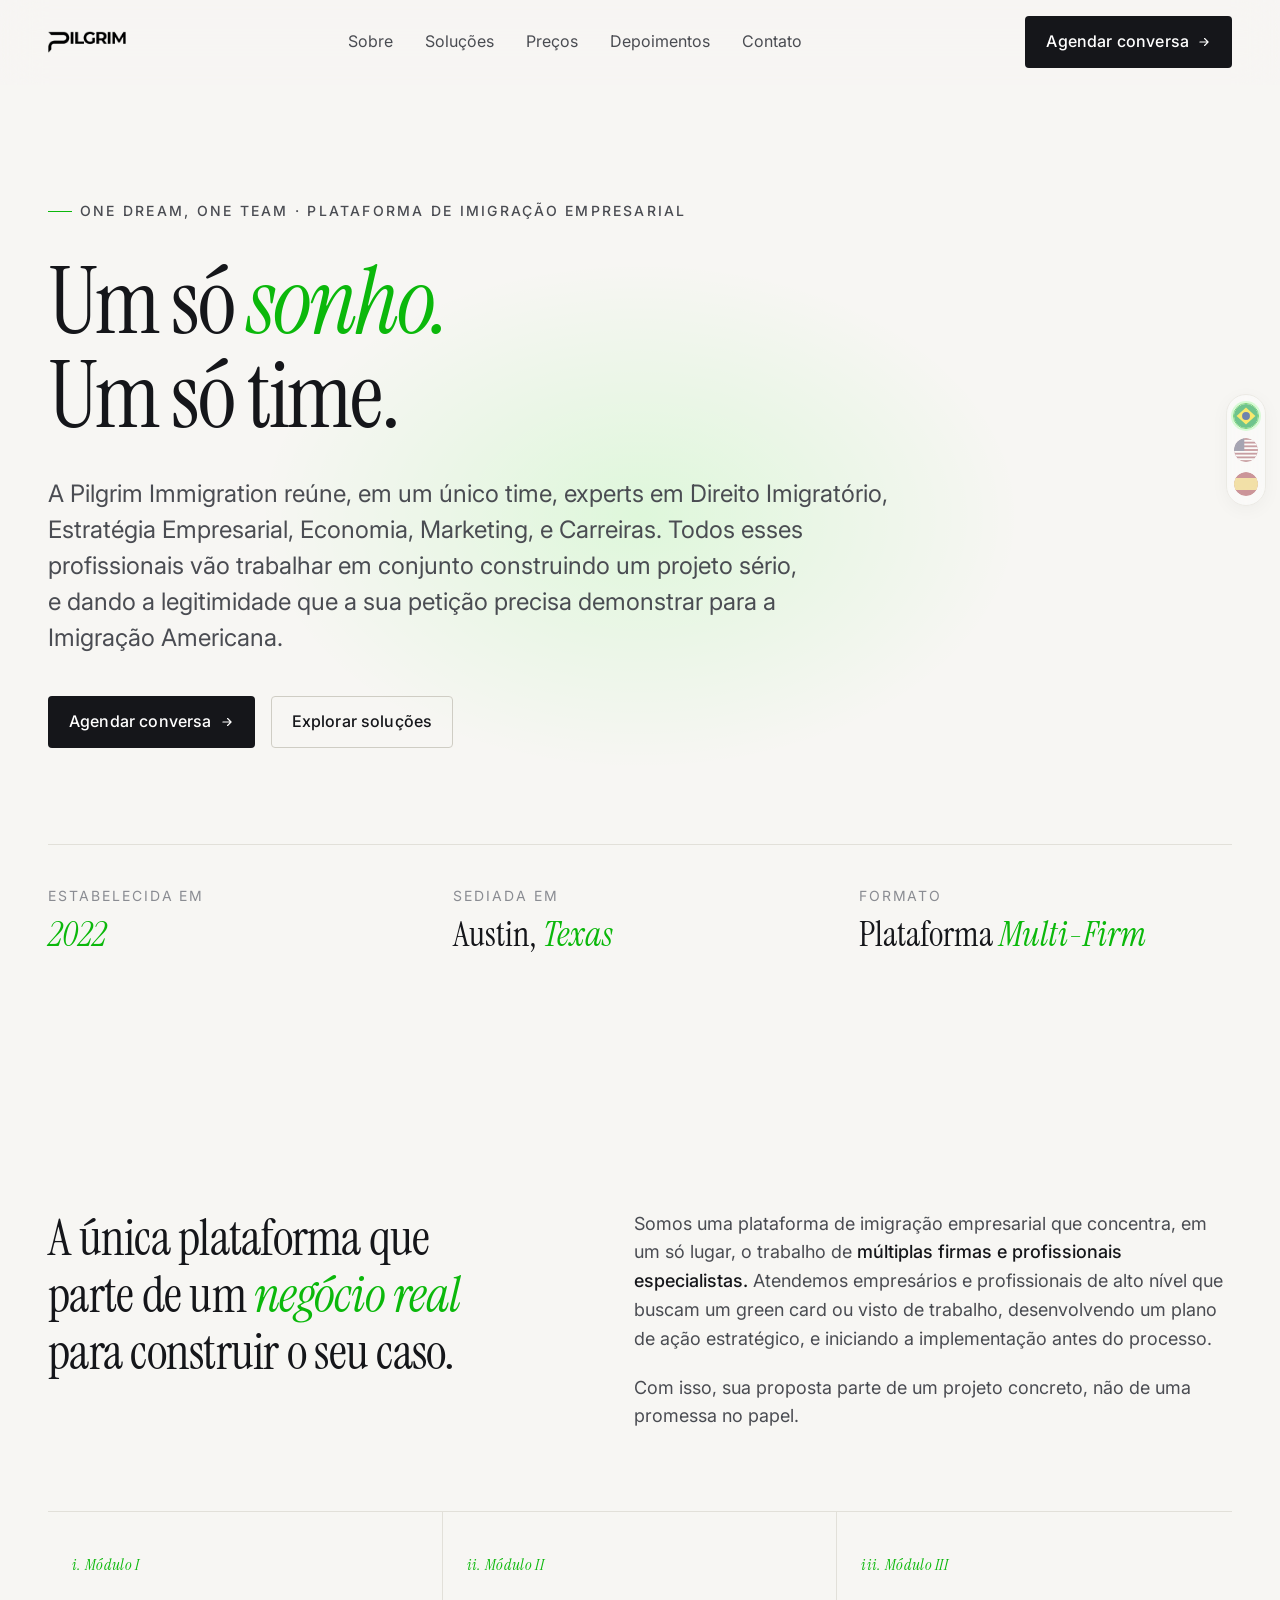
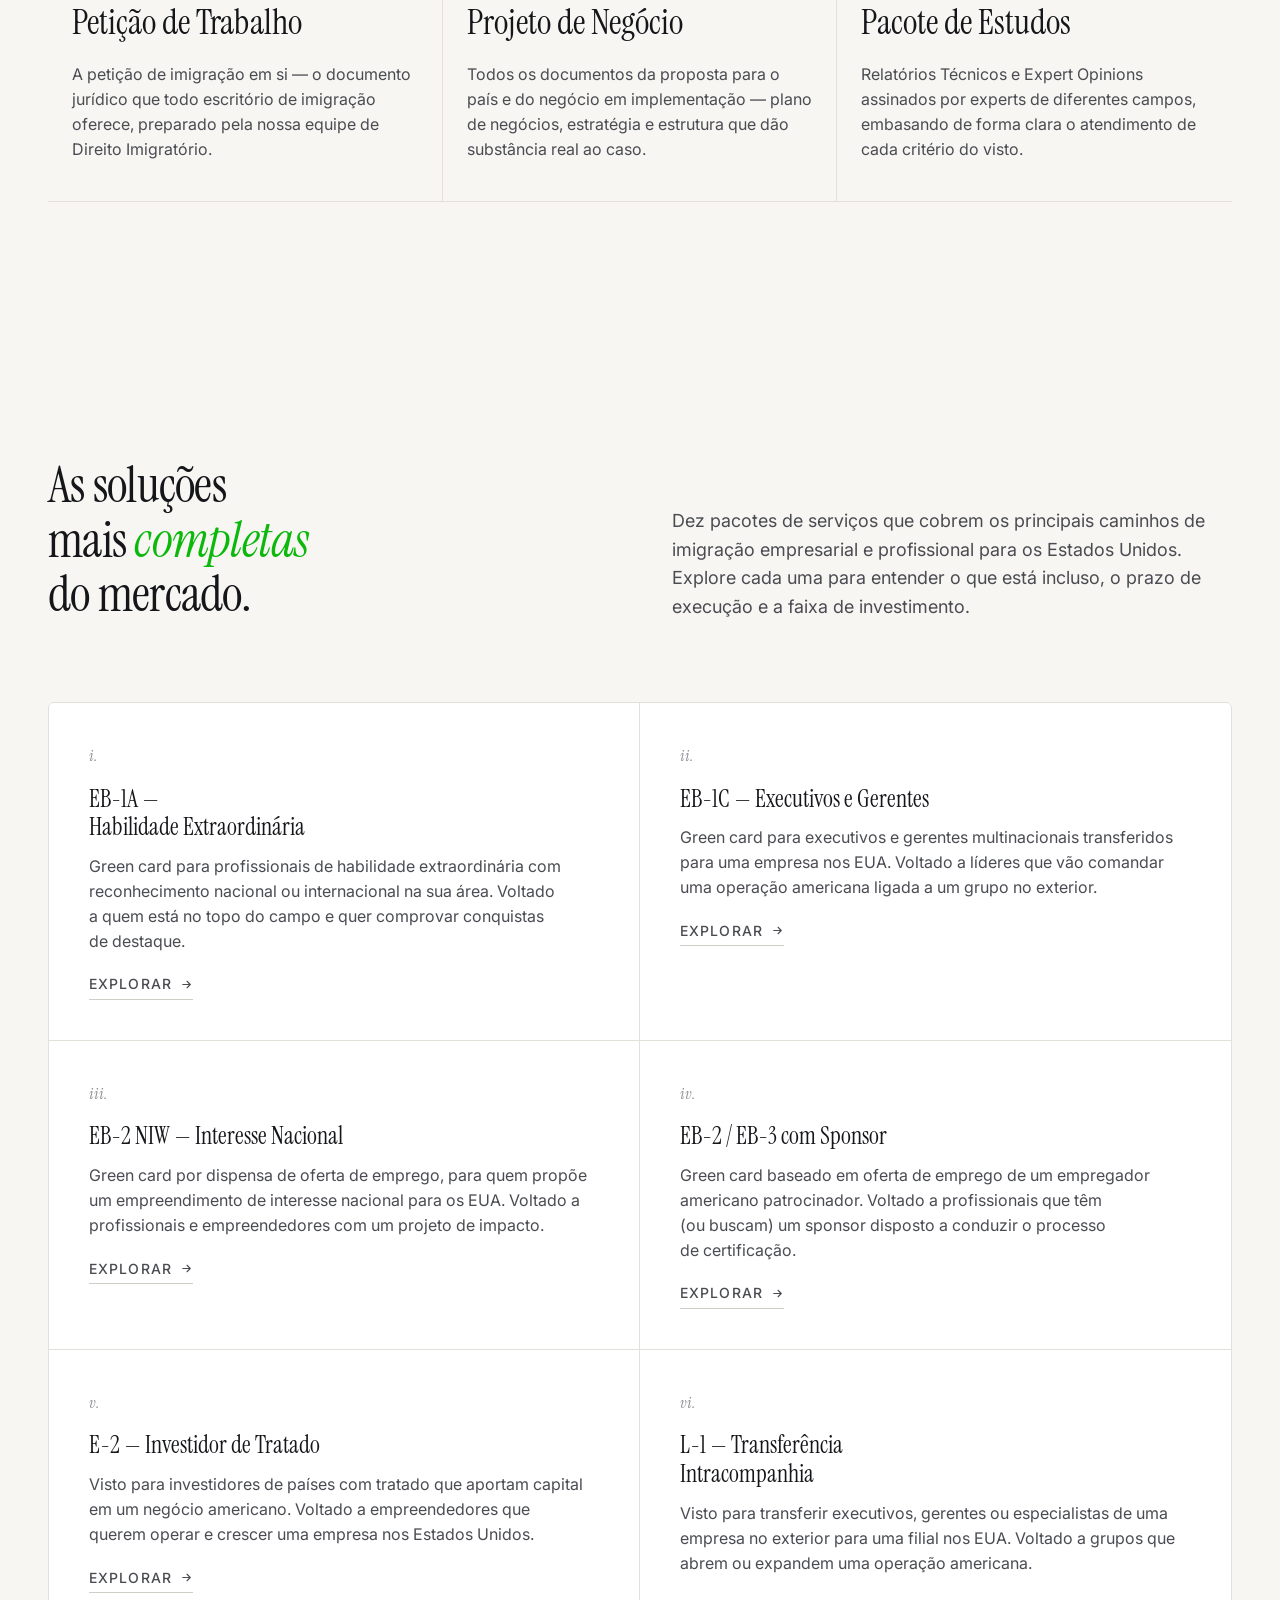
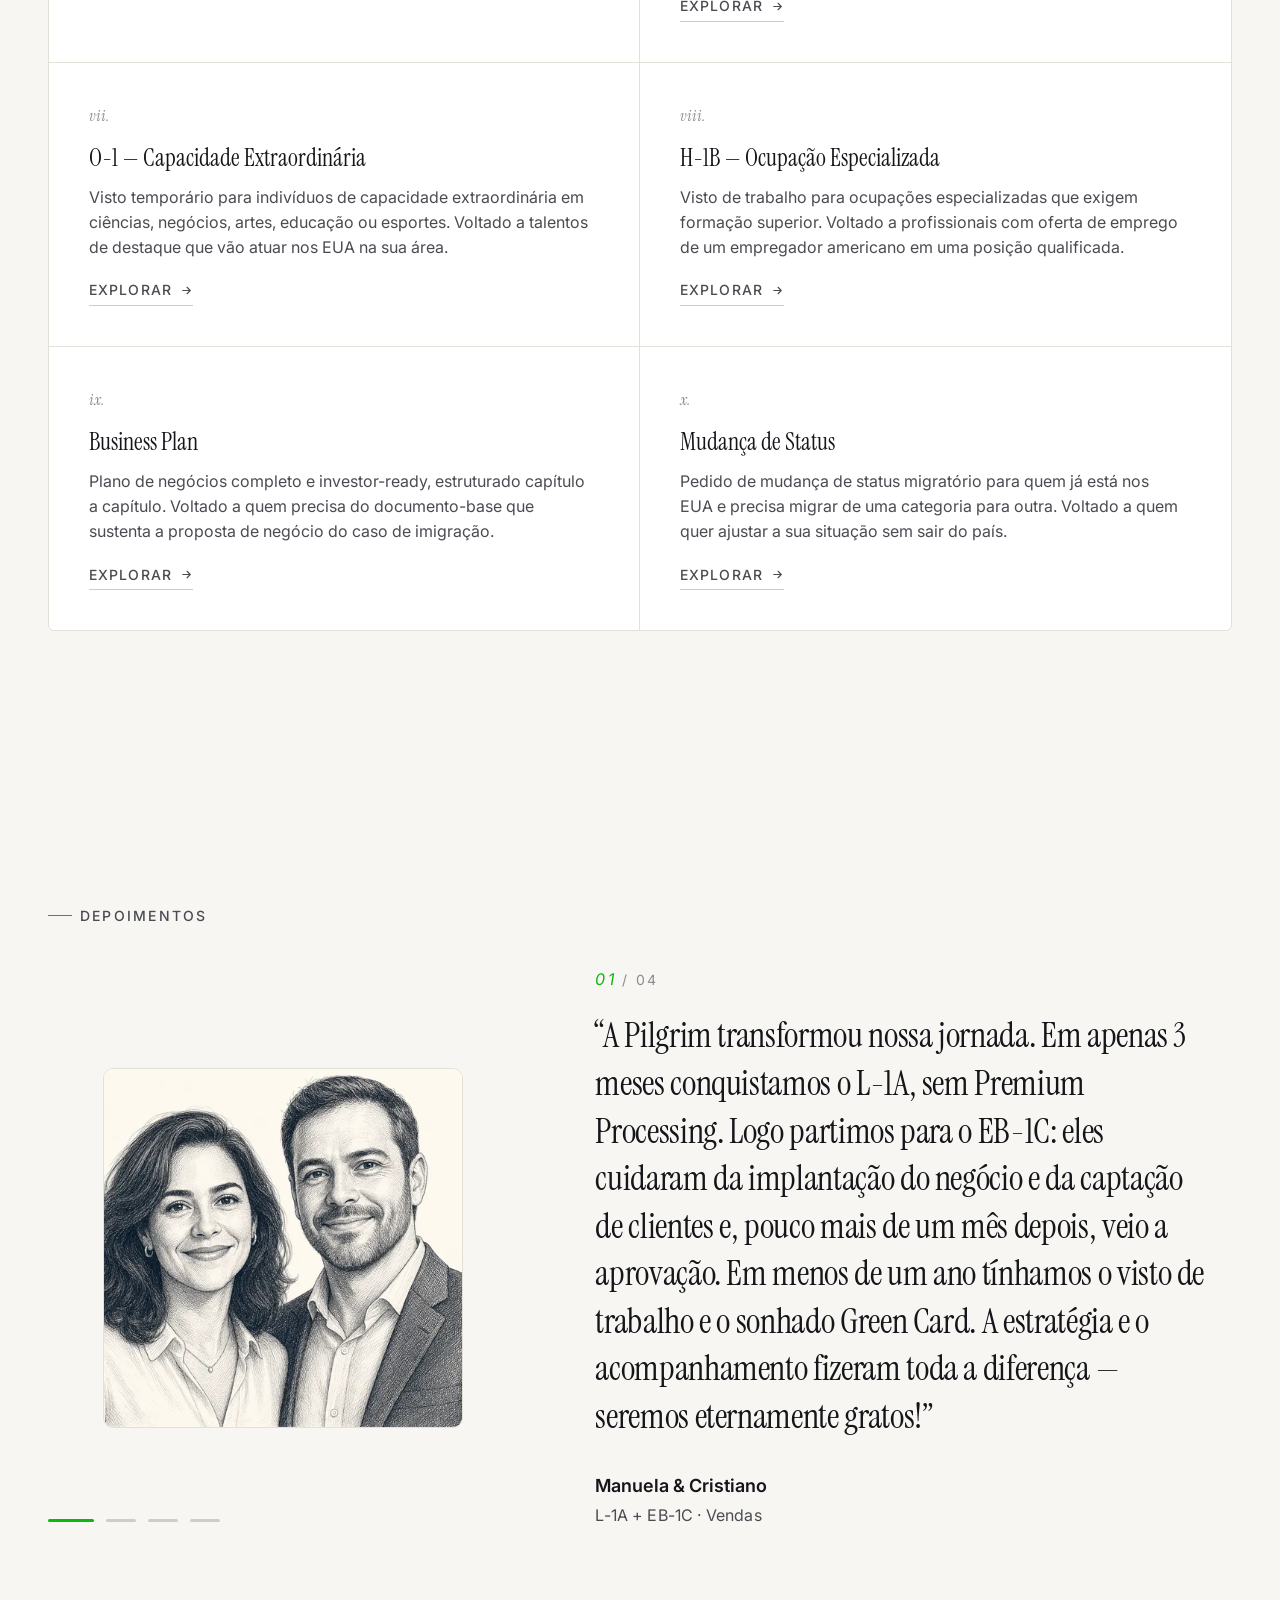
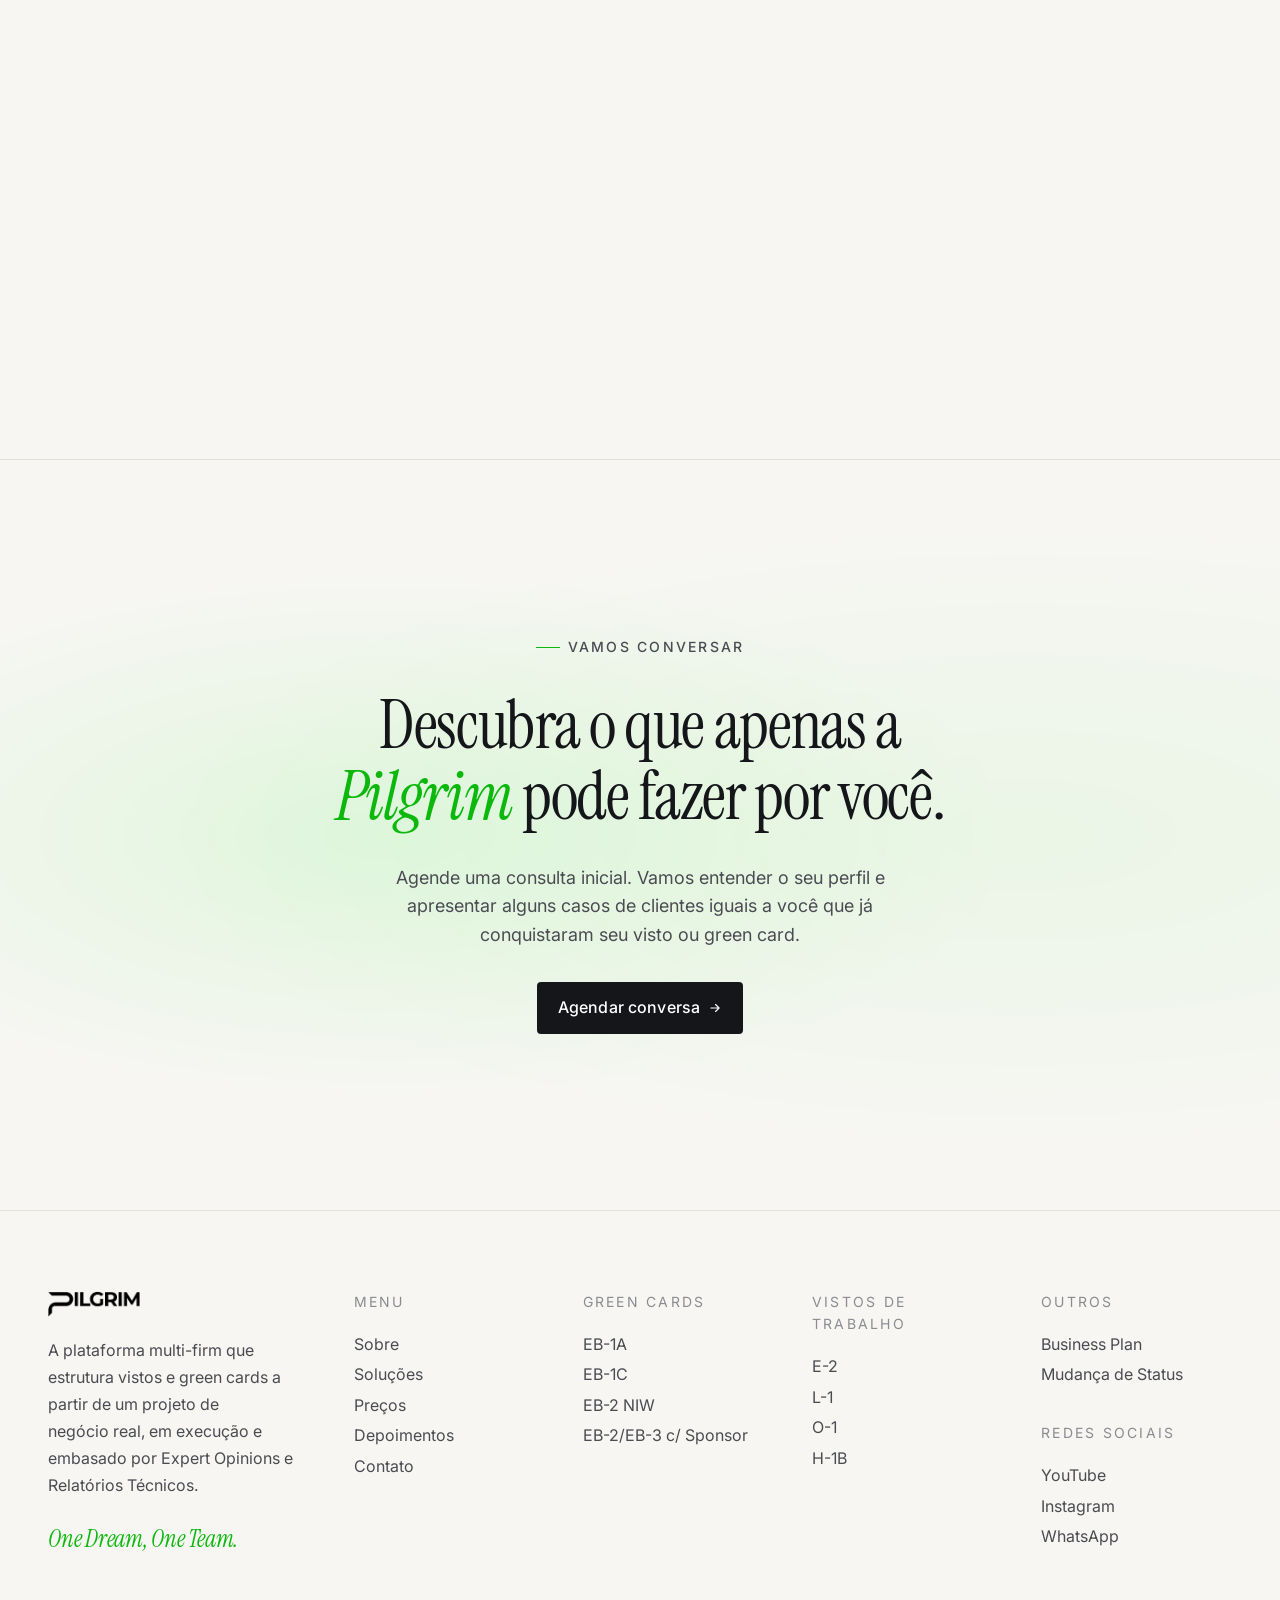
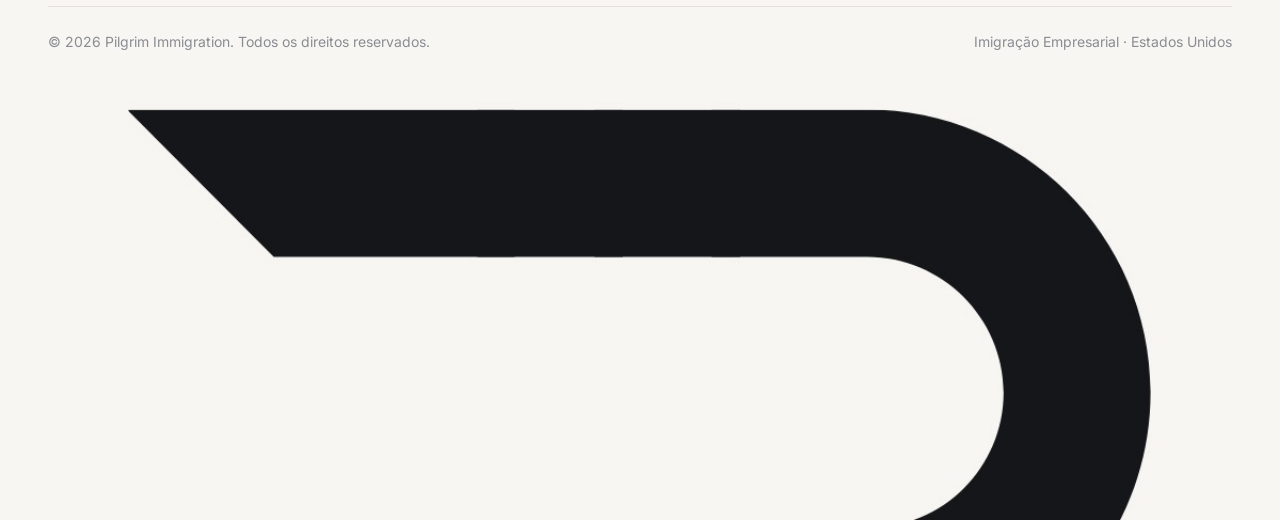
<file: index.html>
<!doctype html>
<html lang="pt-BR" data-theme="light">
  <head>
    <meta charset="UTF-8" />
    <meta name="viewport" content="width=device-width, initial-scale=1.0" />
    <title>Pilgrim Immigration — Plataforma de Imigração Empresarial</title>
    <meta
      name="description"
      content="Pilgrim Immigration é a plataforma multi-firm que reúne, em um único time, experts de Direito Imigratório, Estratégia de Negócios, Economia e Marketing para estruturar vistos e green cards a partir de um projeto de negócio real."
    />
    <meta property="og:title" content="Pilgrim Immigration — One Dream, One Team" />
    <meta
      property="og:description"
      content="Vistos e green cards a partir de um projeto de negócio real, embasados por Expert Opinions e Relatórios Técnicos."
    />
    <meta property="og:type" content="website" />

    <link rel="preconnect" href="https://fonts.googleapis.com" />
    <link rel="preconnect" href="https://fonts.gstatic.com" crossorigin />
    <link
      rel="stylesheet"
      href="https://fonts.googleapis.com/css2?family=Instrument+Serif:ital@0;1&family=Inter:wght@300;400;500;600&display=swap"
    />

    <link rel="icon" type="image/png" href="./assets/favicon.png" />
    <link rel="apple-touch-icon" href="./assets/pilgrim-p.png" />

    <link rel="stylesheet" href="./base.css" />
    <link rel="stylesheet" href="./style.css" />

    <link rel="alternate" hreflang="pt-BR" href="/index.html" />
    <link rel="alternate" hreflang="en" href="/en/index.html" />
    <link rel="alternate" hreflang="es" href="/es/index.html" />
    <link rel="alternate" hreflang="x-default" href="/index.html" />
  </head>
  <body>
    <a href="#main" class="sr-only">Pular para o conteúdo</a>

    <!-- ─── Header ─── -->
    <header class="header" id="site-header">
      <div class="container header__inner">
        <a href="#top" class="brand" aria-label="Pilgrim Immigration — início">
          <img class="brand__logo" src="./assets/pilgrim-wordmark.png" alt="Pilgrim Immigration" />
        </a>

        <nav class="nav" aria-label="Principal">
          <a href="#about" class="nav__link">Sobre</a>
          <a href="#services" class="nav__link">Soluções</a>
          <a href="/precos" class="nav__link">Preços</a>
          <a href="#depoimentos" class="nav__link">Depoimentos</a>
          <a href="#contact" class="nav__link">Contato</a>
        </nav>

        <button class="btn btn--primary btn--arrow header__cta" data-open-form data-source="Header — Agendar conversa" type="button">
          Agendar conversa
          <svg viewBox="0 0 24 24" fill="none" stroke="currentColor" stroke-width="2">
            <path d="M5 12h14M13 6l6 6-6 6" stroke-linecap="round" stroke-linejoin="round" />
          </svg>
        </button>

        <button class="hamburger" type="button" data-menu-open aria-label="Abrir menu" aria-expanded="false" aria-controls="mobile-menu">
          <span></span><span></span><span></span>
        </button>
      </div>
    </header>

    <!-- ─── Menu mobile (overlay estilo Ellis) ─── -->
    <div class="mmenu" id="mobile-menu" aria-hidden="true">
      <div class="mmenu__bar container">
        <a href="#top" class="brand" data-menu-close aria-label="Pilgrim Immigration — início">
          <img class="brand__logo" src="./assets/pilgrim-wordmark.png" alt="Pilgrim Immigration" />
        </a>
        <button class="hamburger hamburger--close" type="button" data-menu-close aria-label="Fechar menu">
          <span></span><span></span>
        </button>
      </div>

      <nav class="mmenu__body container" aria-label="Menu mobile">
        <p class="mmenu__label">Menu</p>
        <ul class="mmenu__list">
          <li><a href="#about" data-menu-close>Sobre</a></li>
          <li><a href="#services" data-menu-close>Soluções</a></li>
          <li><a href="/precos" data-menu-close>Preços</a></li>
          <li><a href="#depoimentos" data-menu-close>Depoimentos</a></li>
          <li><a href="#contact" data-menu-close>Contato</a></li>
        </ul>

        <p class="mmenu__label mmenu__label--social">Sociais</p>
        <ul class="mmenu__socials">
          <li><a href="https://instagram.com/pilgrimimmigration" target="_blank" rel="noopener noreferrer">Instagram</a></li>
          <li><a href="https://wa.me/15104807774" target="_blank" rel="noopener noreferrer">WhatsApp</a></li>
        </ul>

        <p class="mmenu__copy">© <span data-year>2026</span> Pilgrim Immigration</p>

        <button class="btn btn--primary btn--arrow mmenu__cta" data-open-form data-source="Menu mobile — Agendar conversa" data-menu-close type="button">
          Agendar conversa
          <svg viewBox="0 0 24 24" fill="none" stroke="currentColor" stroke-width="2">
            <path d="M5 12h14M13 6l6 6-6 6" stroke-linecap="round" stroke-linejoin="round" />
          </svg>
        </button>
      </nav>
    </div>

    <main id="main">
      <span id="top"></span>

      <!-- ─── Hero ─── -->
      <section class="hero">
        <div class="container hero__inner">
          <p class="eyebrow hero__eyebrow">One Dream, One Team · Plataforma de Imigração Empresarial</p>
          <h1 class="hero__title">
            Um só <em>sonho.</em><br />
            Um só time.
          </h1>
          <p class="hero__sub">
            A Pilgrim Immigration reúne, em um único time, experts em Direito Imigratório, Estratégia
            Empresarial, Economia, Marketing, e Carreiras. Todos esses profissionais vão trabalhar em
            conjunto construindo um projeto sério, e dando a legitimidade que a sua petição precisa
            demonstrar para a Imigração Americana.
          </p>
          <div class="hero__actions">
            <button
              class="btn btn--primary btn--arrow"
              data-open-form
              data-source="Hero — Agendar conversa"
              type="button"
            >
              Agendar conversa
              <svg viewBox="0 0 24 24" fill="none" stroke="currentColor" stroke-width="2">
                <path d="M5 12h14M13 6l6 6-6 6" stroke-linecap="round" stroke-linejoin="round" />
              </svg>
            </button>
            <a href="#services" class="btn btn--ghost">Explorar soluções</a>
          </div>

          <div class="hero__meta">
            <div class="hero__meta-item">
              <div class="label">Estabelecida em</div>
              <div class="value"><em>2022</em></div>
            </div>
            <div class="hero__meta-item">
              <div class="label">Sediada em</div>
              <div class="value">Austin, <em>Texas</em></div>
            </div>
            <div class="hero__meta-item">
              <div class="label">Formato</div>
              <div class="value">Plataforma <em>Multi-Firm</em></div>
            </div>
          </div>
        </div>
      </section>

      <!-- ─── About / Approach ─── -->
      <section class="section" id="about">
        <div class="container">
          <div class="about__grid reveal">
            <p class="about__lead">
              A única plataforma que parte de um <em>negócio real</em> para construir o seu caso.
            </p>
            <div class="about__body">
              <p>
                Somos uma plataforma de imigração empresarial que concentra, em um só lugar, o
                trabalho de <strong>múltiplas firmas e profissionais especialistas.</strong> Atendemos
                empresários e profissionais de alto nível que buscam um green card ou visto de
                trabalho, desenvolvendo um plano de ação estratégico, e iniciando a implementação
                antes do processo.
              </p>
              <p>
                Com isso, sua proposta parte de um projeto concreto, não de uma promessa no papel.
              </p>
            </div>
          </div>

          <!-- 3 módulos -->
          <div class="pillars reveal">
            <div class="pillar">
              <div class="pillar__num"><em>i.</em> Módulo I</div>
              <div class="pillar__title">Petição de Trabalho</div>
              <p class="pillar__desc">
                A petição de imigração em si — o documento jurídico que todo escritório de imigração
                oferece, preparado pela nossa equipe de Direito Imigratório.
              </p>
            </div>
            <div class="pillar">
              <div class="pillar__num"><em>ii.</em> Módulo II</div>
              <div class="pillar__title">Projeto de Negócio</div>
              <p class="pillar__desc">
                Todos os documentos da proposta para o país e do negócio em implementação — plano de
                negócios, estratégia e estrutura que dão substância real ao caso.
              </p>
            </div>
            <div class="pillar">
              <div class="pillar__num"><em>iii.</em> Módulo III</div>
              <div class="pillar__title">Pacote de Estudos</div>
              <p class="pillar__desc">
                Relatórios Técnicos e Expert Opinions assinados por experts de diferentes campos,
                embasando de forma clara o atendimento de cada critério do visto.
              </p>
            </div>
          </div>
        </div>
      </section>

      <!-- ─── Services / Portfolio (10 produtos) ─── -->
      <section class="section" id="services">
        <div class="container">
          <div class="services__head reveal">
            <h2 class="services__title">As soluções mais <em>completas</em> do mercado.</h2>
            <p class="services__desc">
              Dez pacotes de serviços que cobrem os principais caminhos de imigração empresarial e
              profissional para os Estados Unidos. Explore cada uma para entender o que está incluso,
              o prazo de execução e a faixa de investimento.
            </p>
          </div>

          <div class="services__grid reveal">
            <!-- i. EB-1A -->
            <article class="service">
              <div class="service__head">
                <span class="service__num">i.</span>
              </div>
              <h3 class="service__title">EB-1A — Habilidade Extraordinária</h3>
              <p class="service__desc">
                Green card para profissionais de habilidade extraordinária com reconhecimento
                nacional ou internacional na sua área. Voltado a quem está no topo do campo e quer
                comprovar conquistas de destaque.
              </p>
              <button class="service__cta" type="button"
                data-open-detail data-service="eb1a">
                Explorar
                <svg viewBox="0 0 24 24" fill="none" stroke="currentColor" stroke-width="2"><path d="M5 12h14M13 6l6 6-6 6" stroke-linecap="round" stroke-linejoin="round" /></svg>
              </button>
            </article>

            <!-- ii. EB-1C -->
            <article class="service">
              <div class="service__head">
                <span class="service__num">ii.</span>
              </div>
              <h3 class="service__title">EB-1C — Executivos e Gerentes</h3>
              <p class="service__desc">
                Green card para executivos e gerentes multinacionais transferidos para uma empresa
                nos EUA. Voltado a líderes que vão comandar uma operação americana ligada a um grupo
                no exterior.
              </p>
              <button class="service__cta" type="button"
                data-open-detail data-service="eb1c">
                Explorar
                <svg viewBox="0 0 24 24" fill="none" stroke="currentColor" stroke-width="2"><path d="M5 12h14M13 6l6 6-6 6" stroke-linecap="round" stroke-linejoin="round" /></svg>
              </button>
            </article>

            <!-- iii. EB-2 NIW -->
            <article class="service">
              <div class="service__head">
                <span class="service__num">iii.</span>
              </div>
              <h3 class="service__title">EB-2 NIW — Interesse Nacional</h3>
              <p class="service__desc">
                Green card por dispensa de oferta de emprego, para quem propõe um empreendimento de
                interesse nacional para os EUA. Voltado a profissionais e empreendedores com um
                projeto de impacto.
              </p>
              <button class="service__cta" type="button"
                data-open-detail data-service="eb2niw">
                Explorar
                <svg viewBox="0 0 24 24" fill="none" stroke="currentColor" stroke-width="2"><path d="M5 12h14M13 6l6 6-6 6" stroke-linecap="round" stroke-linejoin="round" /></svg>
              </button>
            </article>

            <!-- iv. EB-2/EB-3 com Sponsor -->
            <article class="service">
              <div class="service__head">
                <span class="service__num">iv.</span>
              </div>
              <h3 class="service__title">EB-2 / EB-3 com Sponsor</h3>
              <p class="service__desc">
                Green card baseado em oferta de emprego de um empregador americano patrocinador.
                Voltado a profissionais que têm (ou buscam) um sponsor disposto a conduzir o processo
                de certificação.
              </p>
              <button class="service__cta" type="button"
                data-open-detail data-service="eb23">
                Explorar
                <svg viewBox="0 0 24 24" fill="none" stroke="currentColor" stroke-width="2"><path d="M5 12h14M13 6l6 6-6 6" stroke-linecap="round" stroke-linejoin="round" /></svg>
              </button>
            </article>

            <!-- v. E-2 -->
            <article class="service">
              <div class="service__head">
                <span class="service__num">v.</span>
              </div>
              <h3 class="service__title">E-2 — Investidor de Tratado</h3>
              <p class="service__desc">
                Visto para investidores de países com tratado que aportam capital em um negócio
                americano. Voltado a empreendedores que querem operar e crescer uma empresa nos
                Estados Unidos.
              </p>
              <button class="service__cta" type="button"
                data-open-detail data-service="e2">
                Explorar
                <svg viewBox="0 0 24 24" fill="none" stroke="currentColor" stroke-width="2"><path d="M5 12h14M13 6l6 6-6 6" stroke-linecap="round" stroke-linejoin="round" /></svg>
              </button>
            </article>

            <!-- vi. L-1 -->
            <article class="service">
              <div class="service__head">
                <span class="service__num">vi.</span>
              </div>
              <h3 class="service__title">L-1 — Transferência Intracompanhia</h3>
              <p class="service__desc">
                Visto para transferir executivos, gerentes ou especialistas de uma empresa no exterior
                para uma filial nos EUA. Voltado a grupos que abrem ou expandem uma operação
                americana.
              </p>
              <button class="service__cta" type="button"
                data-open-detail data-service="l1">
                Explorar
                <svg viewBox="0 0 24 24" fill="none" stroke="currentColor" stroke-width="2"><path d="M5 12h14M13 6l6 6-6 6" stroke-linecap="round" stroke-linejoin="round" /></svg>
              </button>
            </article>

            <!-- vii. O-1 -->
            <article class="service">
              <div class="service__head">
                <span class="service__num">vii.</span>
              </div>
              <h3 class="service__title">O-1 — Capacidade Extraordinária</h3>
              <p class="service__desc">
                Visto temporário para indivíduos de capacidade extraordinária em ciências, negócios,
                artes, educação ou esportes. Voltado a talentos de destaque que vão atuar nos EUA na
                sua área.
              </p>
              <button class="service__cta" type="button"
                data-open-detail data-service="o1">
                Explorar
                <svg viewBox="0 0 24 24" fill="none" stroke="currentColor" stroke-width="2"><path d="M5 12h14M13 6l6 6-6 6" stroke-linecap="round" stroke-linejoin="round" /></svg>
              </button>
            </article>

            <!-- viii. H-1B -->
            <article class="service">
              <div class="service__head">
                <span class="service__num">viii.</span>
              </div>
              <h3 class="service__title">H-1B — Ocupação Especializada</h3>
              <p class="service__desc">
                Visto de trabalho para ocupações especializadas que exigem formação superior. Voltado
                a profissionais com oferta de emprego de um empregador americano em uma posição
                qualificada.
              </p>
              <button class="service__cta" type="button"
                data-open-detail data-service="h1b">
                Explorar
                <svg viewBox="0 0 24 24" fill="none" stroke="currentColor" stroke-width="2"><path d="M5 12h14M13 6l6 6-6 6" stroke-linecap="round" stroke-linejoin="round" /></svg>
              </button>
            </article>

            <!-- ix. Business Plan -->
            <article class="service">
              <div class="service__head">
                <span class="service__num">ix.</span>
              </div>
              <h3 class="service__title">Business Plan</h3>
              <p class="service__desc">
                Plano de negócios completo e investor-ready, estruturado capítulo a capítulo. Voltado
                a quem precisa do documento-base que sustenta a proposta de negócio do caso de
                imigração.
              </p>
              <button class="service__cta" type="button"
                data-open-detail data-service="bp">
                Explorar
                <svg viewBox="0 0 24 24" fill="none" stroke="currentColor" stroke-width="2"><path d="M5 12h14M13 6l6 6-6 6" stroke-linecap="round" stroke-linejoin="round" /></svg>
              </button>
            </article>

            <!-- x. Mudança de Status -->
            <article class="service">
              <div class="service__head">
                <span class="service__num">x.</span>
              </div>
              <h3 class="service__title">Mudança de Status</h3>
              <p class="service__desc">
                Pedido de mudança de status migratório para quem já está nos EUA e precisa migrar de
                uma categoria para outra. Voltado a quem quer ajustar a sua situação sem sair do
                país.
              </p>
              <button class="service__cta" type="button"
                data-open-detail data-service="status">
                Explorar
                <svg viewBox="0 0 24 24" fill="none" stroke="currentColor" stroke-width="2"><path d="M5 12h14M13 6l6 6-6 6" stroke-linecap="round" stroke-linejoin="round" /></svg>
              </button>
            </article>
          </div>
        </div>
      </section>


      <!-- ─── Depoimentos (scroll-pinned) ─── -->
      <section class="testi" id="depoimentos" aria-label="Depoimentos de clientes">
        <div class="testi__sticky">
          <div class="container testi__inner">
            <p class="eyebrow testi__eyebrow">Depoimentos</p>

            <div class="testi__stage">
              <!-- 1. Manuela & Cristiano -->
              <article class="testi__card is-active" data-index="0">
                <div class="testi__portrait">
                  <img src="./assets/depo-manuela-cristiano.webp" alt="Ilustração de Manuela e Cristiano" loading="lazy" />
                </div>
                <div class="testi__content">
                  <div class="testi__count"><em>01</em> / 04</div>
                  <blockquote class="testi__quote">
                    “A Pilgrim transformou nossa jornada. Em apenas 3 meses conquistamos o L-1A, sem
                    Premium Processing. Logo partimos para o EB-1C: eles cuidaram da implantação do
                    negócio e da captação de clientes e, pouco mais de um mês depois, veio a aprovação.
                    Em menos de um ano tínhamos o visto de trabalho e o sonhado Green Card. A
                    estratégia e o acompanhamento fizeram toda a diferença — seremos eternamente
                    gratos!”
                  </blockquote>
                  <div class="testi__author">
                    <span class="testi__name">Manuela &amp; Cristiano</span>
                    <span class="testi__role">L-1A + EB-1C · Vendas</span>
                  </div>
                </div>
              </article>

              <!-- 2. Magalhães -->
              <article class="testi__card" data-index="1">
                <div class="testi__portrait">
                  <img src="./assets/depo-magalhaes.webp" alt="Ilustração de Magalhães" loading="lazy" />
                </div>
                <div class="testi__content">
                  <div class="testi__count"><em>02</em> / 04</div>
                  <blockquote class="testi__quote">
                    “Meu EB-2 NIW foi estruturado pela equipe da Pilgrim em parceria com o escritório
                    que contratei, e a diferença apareceu no resultado. Mesmo com cerca de um ano de
                    análise, a aprovação veio direto, sem nenhum RFE. Cada estudo e relatório técnico
                    foi pensado para sustentar o caso de forma clara. A qualidade do trabalho foi
                    impecável e me deu tranquilidade durante todo o processo.”
                  </blockquote>
                  <div class="testi__author">
                    <span class="testi__name">Magalhães</span>
                    <span class="testi__role">EB-2 NIW · Bioquímica</span>
                  </div>
                </div>
              </article>

              <!-- 3. Fernanda -->
              <article class="testi__card" data-index="2">
                <div class="testi__portrait">
                  <img src="./assets/depo-fernanda.webp" alt="Ilustração de Fernanda" loading="lazy" />
                </div>
                <div class="testi__content">
                  <div class="testi__count"><em>03</em> / 04</div>
                  <blockquote class="testi__quote">
                    “Contratei a Pilgrim para elaborar o Business Plan e os estudos que sustentariam a
                    resposta à RFE do EB-2 NIW do meu marido, piloto de helicóptero. As orientações do
                    Eliezer foram precisas e estratégicas, e cada documento foi montado para fechar
                    exatamente os pontos questionados. A aprovação veio graças a esse suporte — foi
                    absolutamente essencial para o nosso sucesso.”
                  </blockquote>
                  <div class="testi__author">
                    <span class="testi__name">Fernanda</span>
                    <span class="testi__role">EB-2 NIW · Aviação</span>
                  </div>
                </div>
              </article>

              <!-- 4. Carlos -->
              <article class="testi__card" data-index="3">
                <div class="testi__portrait">
                  <img src="./assets/depo-carlos.webp" alt="Ilustração de Carlos" loading="lazy" />
                </div>
                <div class="testi__content">
                  <div class="testi__count"><em>04</em> / 04</div>
                  <blockquote class="testi__quote">
                    “Investi $16 mil em um escritório famoso e tive meu pleito negado. Cheguei à
                    Pilgrim frustrado e desconfiado. O que encontrei foi uma equipe comprometida em
                    reverter o cenário, reconstruindo o caso de forma estratégica e imbatível. Em
                    menos de 2 meses veio a aprovação, sem nenhum RFE. Ter recebido uma recomendação
                    da Pilgrim foi uma das melhores coisas que aconteceram à minha família — a prova
                    de que escolher os parceiros certos é fundamental.”
                  </blockquote>
                  <div class="testi__author">
                    <span class="testi__name">Carlos</span>
                    <span class="testi__role">L-1A + EB-2 NIW · TI</span>
                  </div>
                </div>
              </article>
            </div>

            <div class="testi__dots" role="tablist" aria-label="Navegar depoimentos">
              <button class="testi__dot is-active" type="button" data-go="0" aria-label="Depoimento 1"></button>
              <button class="testi__dot" type="button" data-go="1" aria-label="Depoimento 2"></button>
              <button class="testi__dot" type="button" data-go="2" aria-label="Depoimento 3"></button>
              <button class="testi__dot" type="button" data-go="3" aria-label="Depoimento 4"></button>
            </div>
          </div>
        </div>
      </section>

      <!-- ─── CTA Banner ─── -->
      <section class="section--tight cta-banner" id="contact">
        <div class="container cta-banner__inner reveal">
          <p class="eyebrow">Vamos conversar</p>
          <h2 class="cta-banner__title">
            Descubra o que apenas a <em>Pilgrim</em> pode fazer por você.
          </h2>
          <p class="cta-banner__sub">
            Agende uma consulta inicial. Vamos entender o seu perfil e apresentar alguns casos de
            clientes iguais a você que já conquistaram seu visto ou green card.
          </p>
          <button class="btn btn--primary btn--arrow" data-open-form data-source="Banner — Agendar conversa" type="button">
            Agendar conversa
            <svg viewBox="0 0 24 24" fill="none" stroke="currentColor" stroke-width="2">
              <path d="M5 12h14M13 6l6 6-6 6" stroke-linecap="round" stroke-linejoin="round" />
            </svg>
          </button>
        </div>
      </section>

      <!-- ─── Footer (estilo Ellis) ─── -->
      <footer class="footer">
        <div class="container">
          <div class="footer__grid">
            <div class="footer__brand">
              <img class="footer__logo" src="./assets/pilgrim-wordmark.png" alt="Pilgrim Immigration" />
              <p class="footer__tag">
                A plataforma multi-firm que estrutura vistos e green cards a partir de um projeto de
                negócio real, em execução e embasado por Expert Opinions e Relatórios Técnicos.
              </p>
              <p class="footer__slogan"><em>One Dream, One Team.</em></p>
            </div>

            <nav class="footer__col" aria-label="Menu">
              <div class="footer__col-title">Menu</div>
              <a href="#about">Sobre</a>
              <a href="#services">Soluções</a>
              <a href="/precos">Preços</a>
              <a href="#depoimentos">Depoimentos</a>
              <a href="#contact">Contato</a>
            </nav>

            <nav class="footer__col" aria-label="Green Cards">
              <div class="footer__col-title">Green Cards</div>
              <button type="button" class="footer__link" data-open-detail data-service="eb1a">EB-1A</button>
              <button type="button" class="footer__link" data-open-detail data-service="eb1c">EB-1C</button>
              <button type="button" class="footer__link" data-open-detail data-service="eb2niw">EB-2 NIW</button>
              <button type="button" class="footer__link" data-open-detail data-service="eb23">EB-2/EB-3 c/ Sponsor</button>
            </nav>

            <nav class="footer__col" aria-label="Vistos de Trabalho">
              <div class="footer__col-title">Vistos de Trabalho</div>
              <button type="button" class="footer__link" data-open-detail data-service="e2">E-2</button>
              <button type="button" class="footer__link" data-open-detail data-service="l1">L-1</button>
              <button type="button" class="footer__link" data-open-detail data-service="o1">O-1</button>
              <button type="button" class="footer__link" data-open-detail data-service="h1b">H-1B</button>
            </nav>

            <nav class="footer__col" aria-label="Outros">
              <div class="footer__col-title">Outros</div>
              <button type="button" class="footer__link" data-open-detail data-service="bp">Business Plan</button>
              <button type="button" class="footer__link" data-open-detail data-service="status">Mudança de Status</button>

              <div class="footer__col-title footer__col-title--social">Redes Sociais</div>
              <a href="https://www.youtube.com/@pilgrimimmigration" target="_blank" rel="noopener noreferrer">YouTube</a>
              <a href="https://instagram.com/pilgrimimmigration" target="_blank" rel="noopener noreferrer">Instagram</a>
              <a href="https://wa.me/15104807774" target="_blank" rel="noopener noreferrer">WhatsApp</a>
            </nav>
          </div>

          <div class="footer__bottom">
            <span>© <span id="year">2026</span> Pilgrim Immigration. Todos os direitos reservados.</span>
            <span>Imigração Empresarial · Estados Unidos</span>
          </div>
        </div>

        <!-- P gigante cortado de ponta a ponta (estilo Ellis) -->
        <div class="footer__bigmark" aria-hidden="true">
          <img src="./assets/pilgrim-p-footer.jpg" alt="" />
        </div>
      </footer>
    </main>

    <!-- ─── Detalhamento Modal (estilo Ellis, 2 abas) ─── -->
    <div
      class="modal modal--detail"
      id="detail-modal"
      role="dialog"
      aria-modal="true"
      aria-labelledby="detail-modal-title"
      hidden
    >
      <div class="dmodal">
        <button class="modal__close dmodal__close" data-close-modal aria-label="Fechar" type="button">
          <svg width="18" height="18" viewBox="0 0 24 24" fill="none" stroke="currentColor" stroke-width="1.8">
            <path d="M6 6l12 12M18 6L6 18" stroke-linecap="round" />
          </svg>
        </button>

        <!-- Lado esquerdo: cartao grande + promessa -->
        <div class="dmodal__left">
          <div class="dmodal__card">
            <img id="detail-card-img" src="./assets/card-eb1a.webp" alt="" />
          </div>
          <div class="dmodal__promise">
            <span class="dmodal__promise-title">Nossa promessa</span>
            <ul class="dmodal__promise-list" id="detail-promise-list"><!-- preenchido via JS --></ul>
          </div>
        </div>

        <!-- Lado direito: detalhamento -->
        <div class="dmodal__right">
          <div class="dmodal__rhead">
            <span class="dmodal__crumb">Detalhamento <i>&middot;</i> <span id="detail-badge">Green Card</span></span>
          </div>

          <h2 class="dmodal__title" id="detail-modal-title">EB-1A</h2>

          <div class="dmodal__tabs" role="tablist" aria-label="Detalhamento">
            <button class="dmodal__tab is-active" type="button" role="tab" data-tab="invest">Investimento</button>
            <button class="dmodal__tab" type="button" role="tab" data-tab="prazos">Prazos</button>
          </div>

          <div class="dmodal__panels">
            <!-- Aba Investimento: 2x2 (linha = pacote, col1 nome, col2 valor) -->
            <div class="dmodal__panel" id="detail-pane-invest" role="tabpanel">
              <table class="dtable">
                <tbody id="detail-invest-body"><!-- preenchido via JS --></tbody>
              </table>
            </div>

            <!-- Aba Prazos: col1 forma de pagamento, col2 prazo (linhas via JS) -->
            <div class="dmodal__panel" id="detail-pane-prazos" role="tabpanel" hidden>
              <table class="dtable">
                <tbody id="detail-prazos-body"><!-- preenchido via JS --></tbody>
              </table>
              <p class="dmodal__disclaimer">
                O prazo indicado é o tempo de elaboração após o recebimento de toda a documentação e
                das informações necessárias para o caso.
              </p>
            </div>
          </div>
        </div>

        <!-- Rodape fixo: a partir de + CTA -->
        <div class="dmodal__foot">
          <div class="dmodal__total">
            <span class="dmodal__total-label">A partir de</span>
            <span class="dmodal__total-value" id="detail-from"><em>$</em>10.000</span>
          </div>
          <button class="btn btn--accent btn--arrow" type="button" id="detail-cta" data-open-form>
            Baixar Apresentação
            <svg viewBox="0 0 24 24" fill="none" stroke="currentColor" stroke-width="2">
              <path d="M5 12h14M13 6l6 6-6 6" stroke-linecap="round" stroke-linejoin="round" />
            </svg>
          </button>
        </div>
      </div>
    </div>

    <!-- ─── Contact / Lead Form Modal ─── -->
    <div
      class="modal"
      id="contact-modal"
      role="dialog"
      aria-modal="true"
      aria-labelledby="contact-modal-title"
      hidden
    >
      <div class="modal__panel">
        <button class="modal__close" data-close-modal aria-label="Fechar" type="button">
          <svg width="18" height="18" viewBox="0 0 24 24" fill="none" stroke="currentColor" stroke-width="1.8">
            <path d="M6 6l12 12M18 6L6 18" stroke-linecap="round" />
          </svg>
        </button>

        <p class="eyebrow" style="margin-bottom: var(--space-4)">Apresentação gratuita</p>
        <h2 class="modal__title" id="contact-modal-title">
          Vamos falar sobre o seu <em>caso.</em>
        </h2>
        <p class="modal__sub">
          Deixe alguns dados e a gente entra em contato para agendar a sua apresentação. Os campos
          marcados com <span style="color: var(--color-accent-dim)">*</span> são obrigatórios.
        </p>

        <form class="form" id="contact-form" novalidate>
          <input type="hidden" name="interesse" id="f-interesse" value="" />

          <div class="form__row">
            <div class="field">
              <label class="field__label" for="f-name"
                >Nome completo <span class="req">*</span></label
              >
              <input
                type="text"
                class="field__input"
                id="f-name"
                name="full_name"
                required
                autocomplete="name"
              />
            </div>
            <div class="field">
              <label class="field__label" for="f-email"
                >E-mail <span class="req">*</span></label
              >
              <input
                type="email"
                class="field__input"
                id="f-email"
                name="email"
                required
                autocomplete="email"
              />
            </div>
          </div>

          <div class="form__row">
            <div class="field">
              <label class="field__label" for="f-phone"
                >Telefone / WhatsApp <span class="req">*</span></label
              >
              <input
                type="tel"
                class="field__input"
                id="f-phone"
                name="phone"
                required
                autocomplete="tel"
                placeholder="+55 (__) _____-____"
              />
            </div>
            <div class="field">
              <label class="field__label" for="f-interest-display"
                >Solução de interesse <span class="opt">automático</span></label
              >
              <input
                type="text"
                class="field__input"
                id="f-interest-display"
                readonly
                placeholder="—"
              />
            </div>
          </div>

          <div class="field">
            <label class="field__label" for="f-stage"
              >Situação atual <span class="opt">opcional</span></label
            >
            <select class="field__select" id="f-stage" name="stage">
              <option value="">Selecione…</option>
              <option value="Fora dos EUA">Estou fora dos EUA</option>
              <option value="Nos EUA">Já estou nos EUA</option>
              <option value="Empresa em operação">Tenho empresa em operação</option>
              <option value="Outro">Outro</option>
            </select>
          </div>

          <div class="field">
            <label class="field__label" for="f-notes"
              >Conte um pouco sobre o seu caso <span class="opt">opcional</span></label
            >
            <textarea
              class="field__textarea"
              id="f-notes"
              name="notes"
              rows="4"
              placeholder="Qualquer informação que ajude a entender o seu objetivo antes da conversa."
            ></textarea>
          </div>

          <div class="form__actions">
            <p class="form__note">
              Seus dados são enviados de forma privada para a Pilgrim Immigration. Não
              compartilhamos nem revendemos seus contatos.
            </p>
            <button class="btn btn--primary btn--arrow" type="submit" id="submit-btn">
              <span class="btn-label">Enviar solicitação</span>
              <svg viewBox="0 0 24 24" fill="none" stroke="currentColor" stroke-width="2">
                <path d="M5 12h14M13 6l6 6-6 6" stroke-linecap="round" stroke-linejoin="round" />
              </svg>
            </button>
          </div>

          <div class="form__status" id="form-status" role="status" aria-live="polite"></div>
        </form>
      </div>
    </div>

    <script src="./app.js"></script>
  <script data-pplx-inline-edit>
(function () {
  if (window === window.top) return;

  const allowedParentOrigins = ["https://www.perplexity.ai","https://perplexity.ai","https://testing.perplexity.ai","https://staging.perplexity.ai","https://*.preview.i.perplexity.ai","http://localhost:3000","http://127.0.0.1:3000","http://localhost:5173","http://127.0.0.1:5173"];
  const MAX_FONT_BYTES = 500 * 1024;
  const MAX_TOTAL_FONT_BYTES = 2 * 1024 * 1024;
  let scrollForwarding = false;
  let scrollRaf = 0;
  let trustedTopOrigin = null;

  // Allow entries like "https://*.preview.i.perplexity.ai" — the wildcard
  // matches a single DNS label (no dots), so "https://*.foo" cannot stretch
  // across multiple labels.
  function matchesAllowedOrigin(origin) {
    if (!origin) return false;
    for (const entry of allowedParentOrigins) {
      if (!entry.includes("*")) {
        if (entry === origin) return true;
        continue;
      }
      const pattern = new RegExp(
        "^" +
          entry.replace(/[.+?^${}()|[\]\\]/g, "\\$&").replace(/\*/g, "[^.]+") +
          "$",
      );
      if (pattern.test(origin)) return true;
    }
    return false;
  }

  // Trust decision: when the sender is same-origin-visible (event.origin is a
  // real origin like https://www.perplexity.ai) we trust event.origin directly.
  // When event.origin is "null" (opaque broker srcdoc), we fall back to the
  // broker's stamped `parentOrigin` to identify the top window. The fallback
  // is claim-only — we rely on the browser's native `targetOrigin` enforcement
  // on the response path (see postToTrustedTop) to ensure replies can't be
  // delivered to anyone but the actual top window of that claimed origin.
  function getTrustedParentOrigin(event) {
    const forwardedParentOrigin =
      typeof event.data.parentOrigin === "string" ? event.data.parentOrigin : null;
    const parentOrigin = event.origin === "null" ? forwardedParentOrigin : event.origin;
    return matchesAllowedOrigin(parentOrigin) ? parentOrigin : null;
  }

  // All responses go to window.top with targetOrigin = the allowlisted origin.
  // An attacker that iframes us inside their own null-origin broker can claim
  // any parentOrigin they like, but the browser will drop the reply whenever
  // the real top's origin doesn't match — so the screenshot never leaves.
  function postToTrustedTop(message) {
    if (!trustedTopOrigin) return;
    try {
      window.top.postMessage(message, trustedTopOrigin);
    } catch (_error) {}
  }

  function inlineAll(original, clone) {
    if (original.nodeType !== 1 || clone.nodeType !== 1) return;

    try {
      const computedStyle = getComputedStyle(original);
      // cssText on a computed style is the serialized declaration in modern
      // Chromium/Safari — a single read beats enumerating ~400 longhand
      // properties. Firefox returns "" here, so we fall back on empty.
      const serialized = computedStyle.cssText;
      if (serialized) {
        clone.style.cssText = serialized;
      } else {
        const parts = new Array(computedStyle.length);
        for (let index = 0; index < computedStyle.length; index += 1) {
          const property = computedStyle[index];
          parts[index] = `${property}:${computedStyle.getPropertyValue(property)};`;
        }
        clone.style.cssText = parts.join("");
      }
    } catch (_error) {}

    const originalChildren = original.children;
    const clonedChildren = clone.children;
    for (
      let index = 0;
      index < originalChildren.length && index < clonedChildren.length;
      index += 1
    ) {
      inlineAll(originalChildren[index], clonedChildren[index]);
    }
  }

  function extractFontUrl(srcValue) {
    const matches = [
      ...srcValue.matchAll(
        /url\(["']?([^"')]+)["']?\)(?:\s*format\(["']?([^"')]+)["']?\))?/gi,
      ),
    ];
    if (matches.length === 0) return null;
    const woff2 = matches.find((m) => m[2] && m[2].toLowerCase().includes("woff2"));
    if (woff2) return woff2[1];
    const woff = matches.find((m) => m[2] && m[2].toLowerCase().includes("woff"));
    if (woff) return woff[1];
    return matches[0][1];
  }

  // Cache resolved font URL -> data URI across captures. Fonts on a page
  // essentially never change, and a batch run emits multiple captures back to
  // back — without this we'd refetch + re-base64 every time.
  const fontDataUriCache = new Map();
  const SRC_DECLARATION_RE = /src\s*:\s*[^;}]+/i;

  async function fetchAsDataUri(url) {
    if (fontDataUriCache.has(url)) return fontDataUriCache.get(url);
    let dataUri = null;
    try {
      const response = await fetch(url, { mode: "cors", credentials: "omit" });
      if (response.ok) {
        const blob = await response.blob();
        if (blob.size <= MAX_FONT_BYTES) {
          dataUri = await new Promise((resolve) => {
            const reader = new FileReader();
            reader.onloadend = () =>
              resolve(typeof reader.result === "string" ? reader.result : null);
            reader.onerror = () => resolve(null);
            reader.readAsDataURL(blob);
          });
        }
      }
    } catch (_error) {
      dataUri = null;
    }
    fontDataUriCache.set(url, dataUri);
    return dataUri;
  }

  function collectFontFaceRuleTexts() {
    const rules = [];
    for (const sheet of document.styleSheets) {
      let cssRules;
      try {
        cssRules = sheet.cssRules;
      } catch (_error) {
        continue;
      }
      if (!cssRules) continue;
      for (const rule of cssRules) {
        const cssText = rule.cssText || "";
        if (cssText.startsWith("@font-face")) rules.push(cssText);
      }
    }
    return rules;
  }

  async function buildInlinedFontCss() {
    const ruleTexts = collectFontFaceRuleTexts();
    if (ruleTexts.length === 0) return null;

    const resolved = ruleTexts.map((cssText) => {
      if (!SRC_DECLARATION_RE.test(cssText)) return null;
      const srcMatch = cssText.match(/src\s*:\s*([^;}]+)[;}]/i);
      if (!srcMatch) return null;
      const url = extractFontUrl(srcMatch[1]);
      if (!url) return null;
      try {
        return { cssText, url: new URL(url, document.baseURI).href };
      } catch (_error) {
        return null;
      }
    });

    const dataUris = await Promise.all(
      resolved.map((entry) => (entry ? fetchAsDataUri(entry.url) : Promise.resolve(null))),
    );

    const inlined = [];
    let totalBytes = 0;
    for (let index = 0; index < resolved.length; index += 1) {
      const entry = resolved[index];
      const dataUri = dataUris[index];
      if (!entry || !dataUri) continue;
      const approxBytes = dataUri.length * 0.75;
      if (totalBytes + approxBytes > MAX_TOTAL_FONT_BYTES) break;
      totalBytes += approxBytes;
      inlined.push(entry.cssText.replace(SRC_DECLARATION_RE, `src: url("${dataUri}")`));
    }
    return inlined.length > 0 ? inlined.join("\n") : null;
  }

  function stripExternal(clone) {
    const images = clone.querySelectorAll("img");
    for (let index = 0; index < images.length; index += 1) {
      const src = images[index].getAttribute("src");
      if (src && !src.startsWith("data:")) images[index].removeAttribute("src");
    }

    const elements = clone.querySelectorAll("*");
    for (let index = 0; index < elements.length; index += 1) {
      const style = elements[index].style.cssText;
      if (style && style.includes("url(")) {
        elements[index].style.cssText = style.replace(
          /url\(["']?(?!data:)[^)"']*["']?\)/gi,
          "none",
        );
      }
    }
  }

  function emitScroll() {
    scrollRaf = 0;
    if (!scrollForwarding) return;
    postToTrustedTop({
      type: "INLINE_EDIT_SCROLL",
      scrollX: window.scrollX,
      scrollY: window.scrollY,
    });
  }

  window.addEventListener(
    "scroll",
    function () {
      if (!scrollForwarding || scrollRaf) return;
      scrollRaf = requestAnimationFrame(emitScroll);
    },
    { passive: true, capture: true },
  );

  async function handleCaptureRequest(event) {
    const requestId = event.data.requestId;
    const scrollX = window.scrollX;
    const scrollY = window.scrollY;
    const width = window.innerWidth;
    const height = window.innerHeight;

    function postResult(dataUrl) {
      postToTrustedTop({
        type: "INLINE_EDIT_SCREENSHOT_RESULT",
        requestId,
        dataUrl,
        scrollX,
        scrollY,
      });
    }

    try {
      // Wait for any pending web fonts to resolve so both inline metrics and
      // the @font-face inlining below see the same loaded faces.
      if (document.fonts && document.fonts.ready) {
        try {
          await document.fonts.ready;
        } catch (_error) {}
      }

      const clone = document.documentElement.cloneNode(true);
      inlineAll(document.documentElement, clone);

      const removedNodes = clone.querySelectorAll("script,link[rel=\"stylesheet\"],style");
      for (let index = 0; index < removedNodes.length; index += 1) {
        removedNodes[index].remove();
      }

      stripExternal(clone);

      // Re-embed web fonts as data-URI @font-face rules so the SVG rasterizer
      // can resolve them — external font URLs aren't fetched during
      // foreignObject rendering, which would otherwise force a fallback face
      // and change text metrics.
      const inlinedFontCss = await buildInlinedFontCss();
      if (inlinedFontCss) {
        const styleEl = document.createElement("style");
        styleEl.textContent = inlinedFontCss;
        const head = clone.querySelector("head");
        if (head) head.appendChild(styleEl);
        else clone.insertBefore(styleEl, clone.firstChild);
      }

      const html = new XMLSerializer().serializeToString(clone);
      const svg =
        `<svg xmlns="http://www.w3.org/2000/svg" width="${width}" height="${height}">` +
        '<foreignObject width="100%" height="100%">' +
        `<div xmlns="http://www.w3.org/1999/xhtml" style="width:${width}px;height:${height}px;overflow:hidden">` +
        `<div style="position:relative;left:-${scrollX}px;top:-${scrollY}px">` +
        html +
        "</div></div></foreignObject></svg>";
      const svgUrl = `data:image/svg+xml;charset=utf-8,${encodeURIComponent(svg)}`;
      const image = new Image();
      image.onload = function () {
        const canvas = document.createElement("canvas");
        canvas.width = width;
        canvas.height = height;
        canvas.getContext("2d").drawImage(image, 0, 0);
        postResult(canvas.toDataURL("image/png"));
      };
      image.onerror = function () {
        postResult(null);
      };
      image.src = svgUrl;
    } catch (_error) {
      postResult(null);
    }
  }

  window.addEventListener("message", function (event) {
    if (!event.data) return;
    // Only accept messages from the direct parent frame. Blocks sibling /
    // unrelated-window postMessage senders that could otherwise reach us.
    if (event.source !== window.parent) return;

    const trustedParentOrigin = getTrustedParentOrigin(event);
    if (!trustedParentOrigin) return;
    trustedTopOrigin = trustedParentOrigin;

    if (event.data.type === "INLINE_EDIT_SCROLL_START") {
      scrollForwarding = true;
      emitScroll();
      return;
    }

    if (event.data.type === "INLINE_EDIT_SCROLL_STOP") {
      scrollForwarding = false;
      if (scrollRaf) cancelAnimationFrame(scrollRaf);
      scrollRaf = 0;
      return;
    }

    if (event.data.type !== "INLINE_EDIT_CAPTURE_REQUEST") return;

    handleCaptureRequest(event);
  });
})();


</script></body>
</html>
</file>
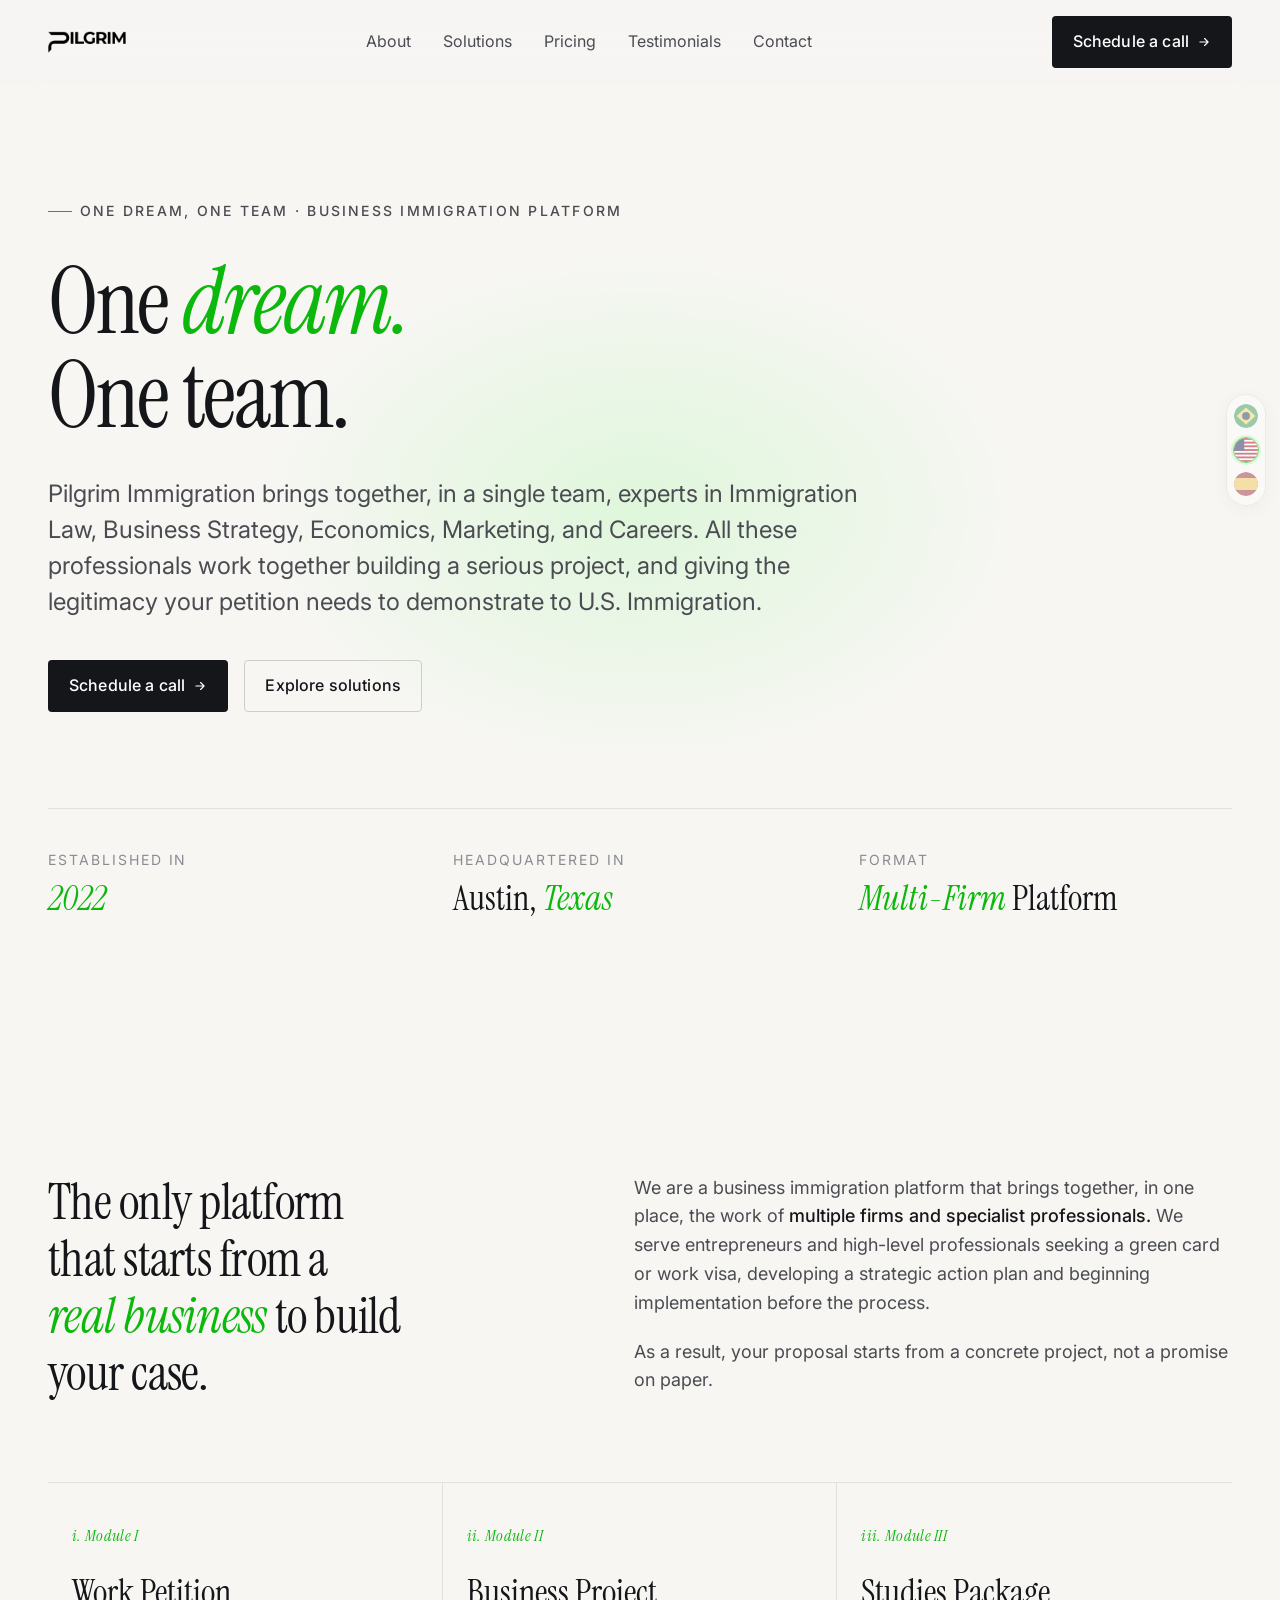
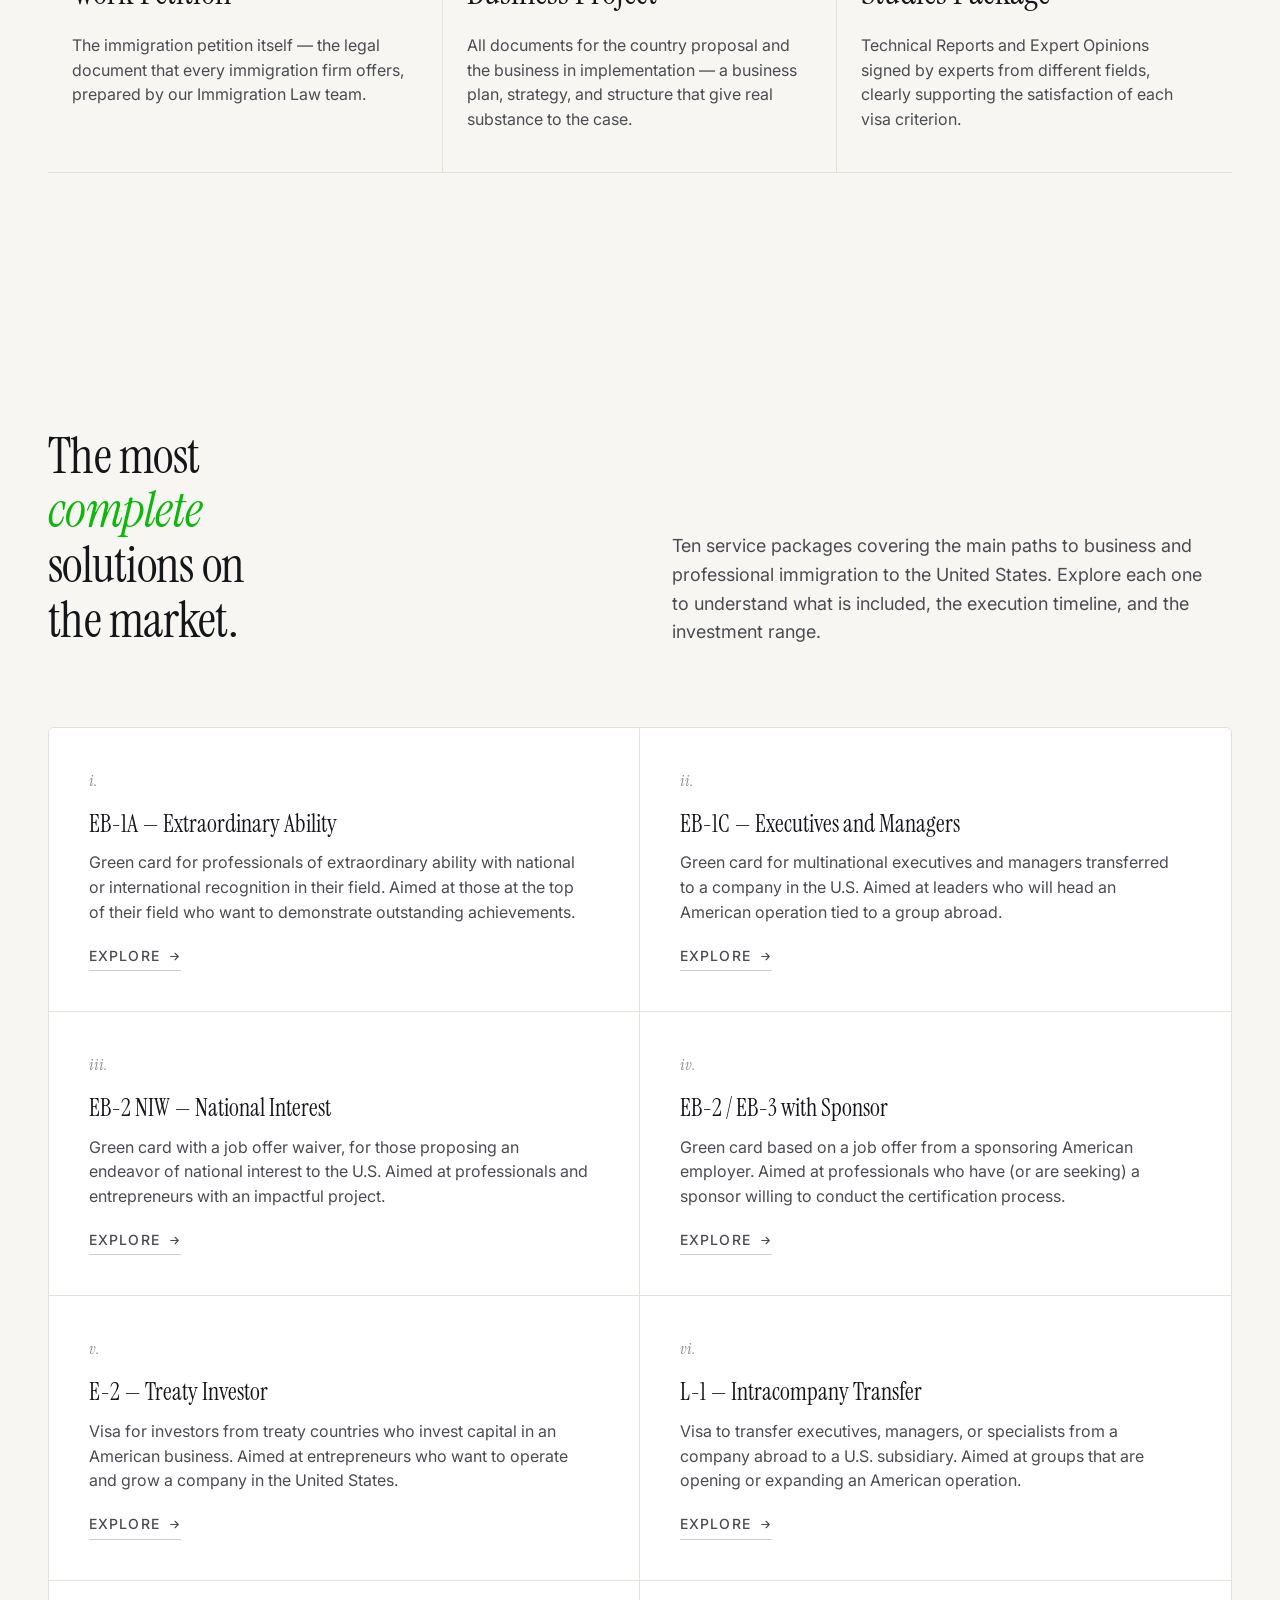
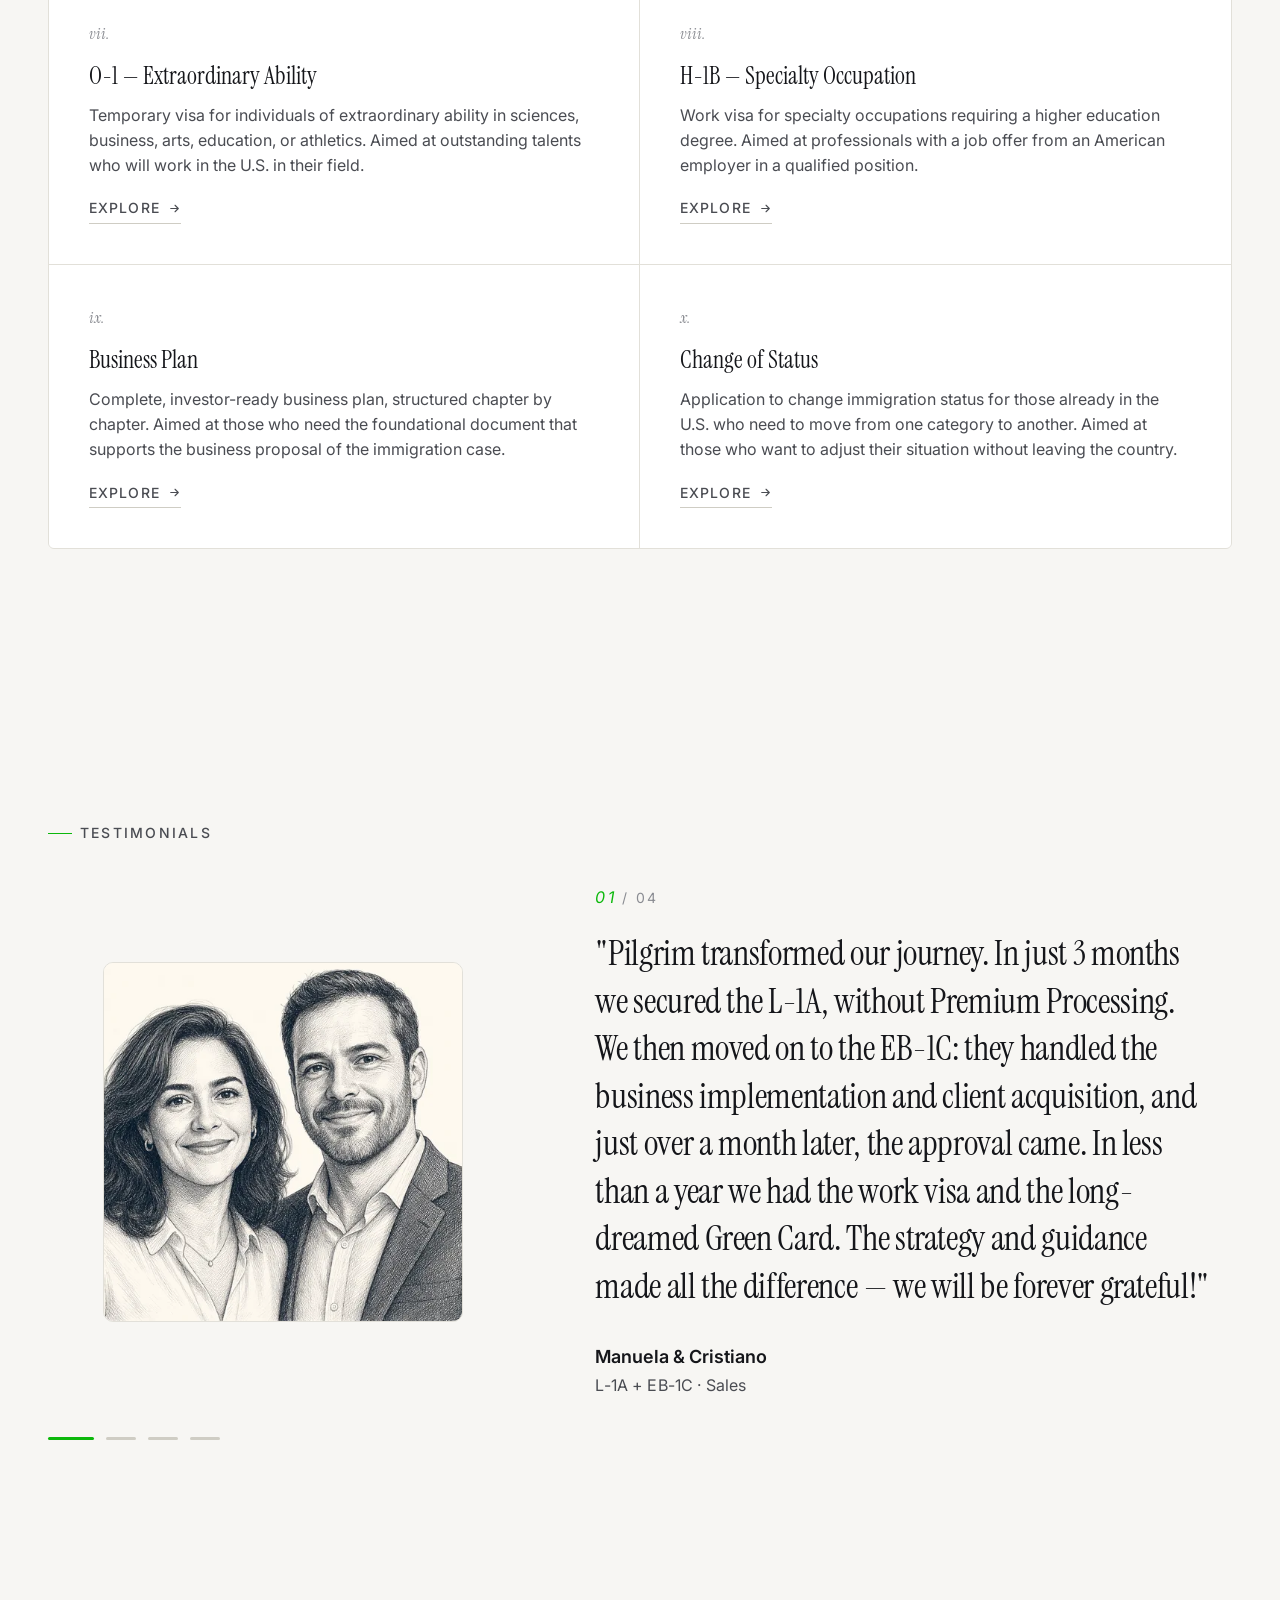
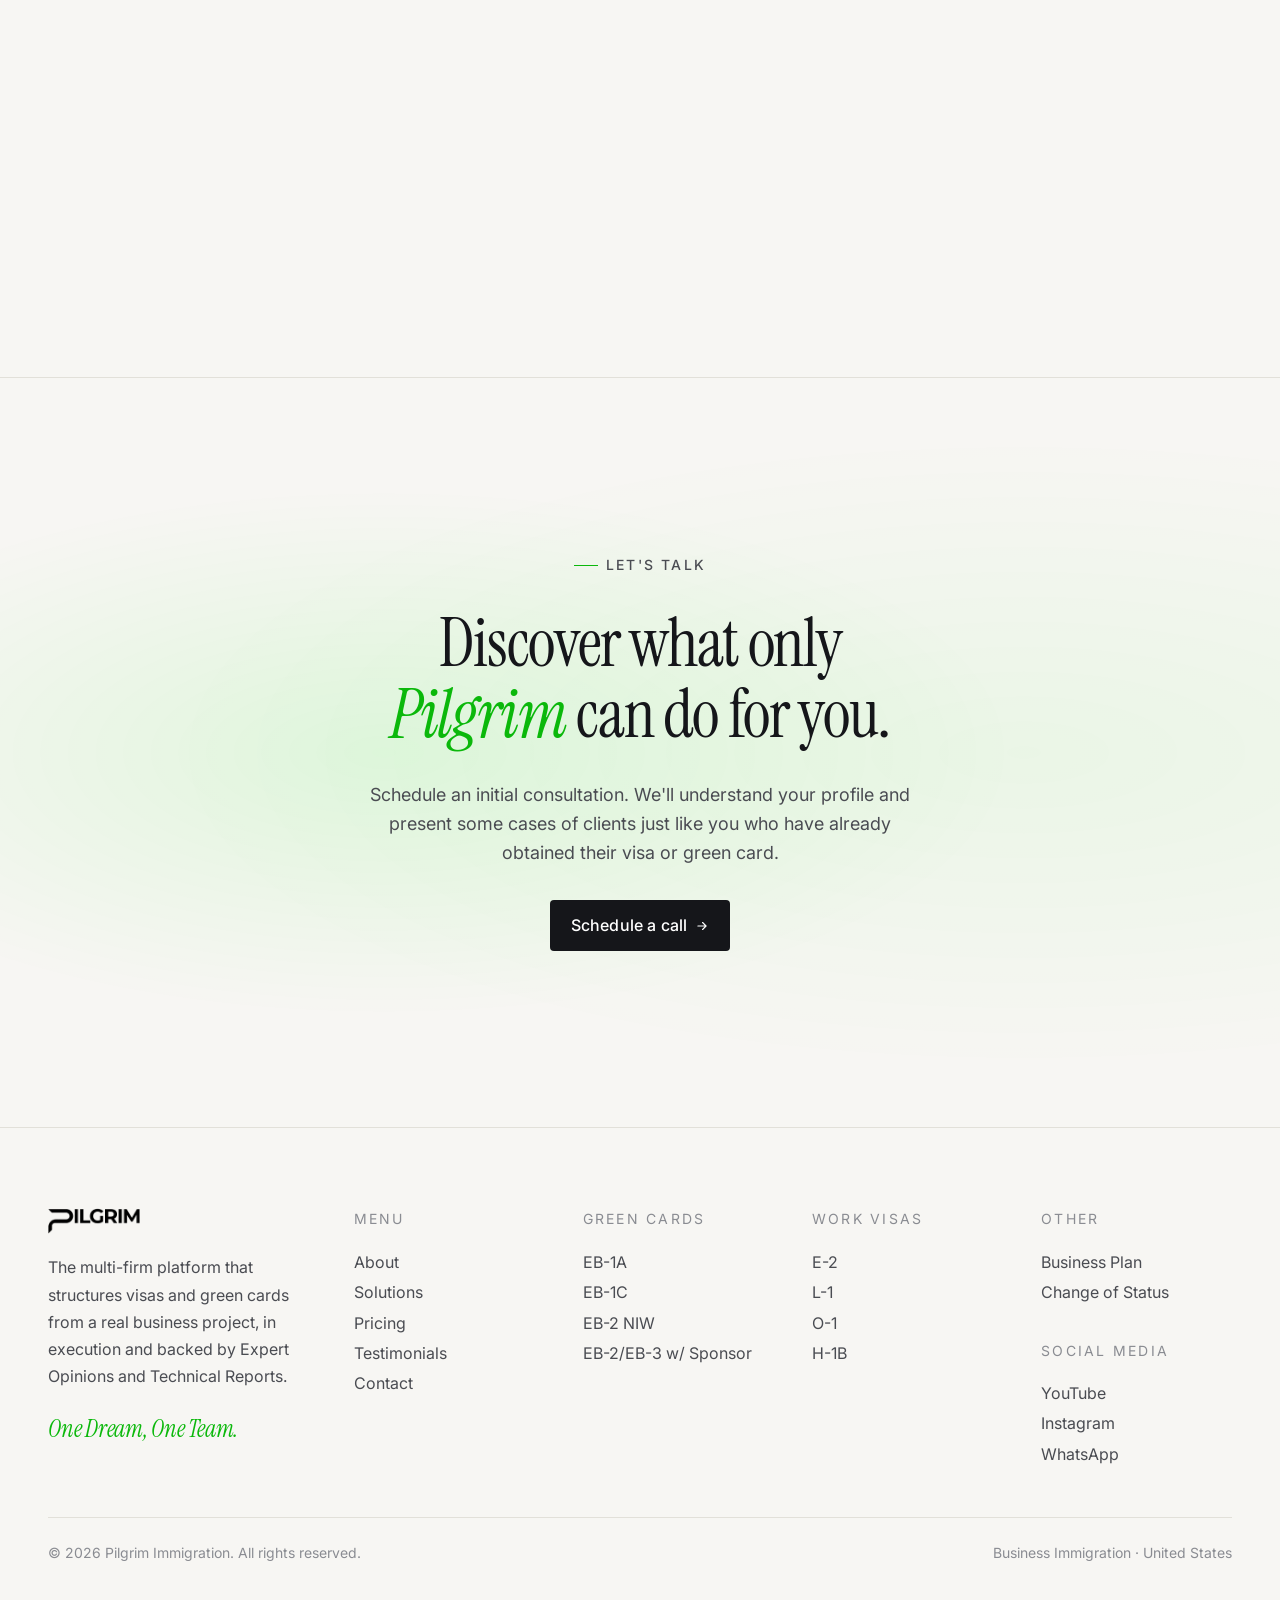
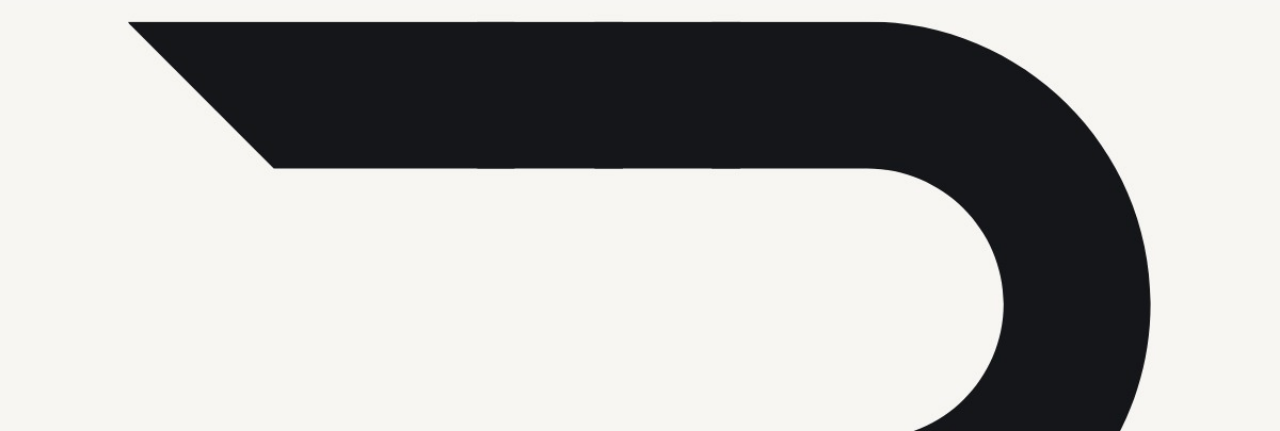
<file: en/index.html>
<!doctype html>
<html lang="en" data-theme="light">
  <head>
    <meta charset="UTF-8" />
    <meta name="viewport" content="width=device-width, initial-scale=1.0" />
    <title>Pilgrim Immigration — Business Immigration Platform</title>
    <meta
      name="description"
      content="Pilgrim Immigration is the multi-firm platform that brings together, in a single team, experts in Immigration Law, Business Strategy, Economics, and Marketing to structure visas and green cards from a real business project."
    />
    <meta property="og:title" content="Pilgrim Immigration — One Dream, One Team" />
    <meta
      property="og:description"
      content="Visas and green cards built from a real business project, backed by Expert Opinions and Technical Reports."
    />
    <meta property="og:type" content="website" />

    <link rel="preconnect" href="https://fonts.googleapis.com" />
    <link rel="preconnect" href="https://fonts.gstatic.com" crossorigin />
    <link
      rel="stylesheet"
      href="https://fonts.googleapis.com/css2?family=Instrument+Serif:ital@0;1&family=Inter:wght@300;400;500;600&display=swap"
    />

    <link rel="icon" type="image/png" href="../assets/favicon.png" />
    <link rel="apple-touch-icon" href="../assets/pilgrim-p.png" />

    <link rel="stylesheet" href="../base.css" />
    <link rel="stylesheet" href="../style.css" />

    <link rel="alternate" hreflang="pt-BR" href="/index.html" />
    <link rel="alternate" hreflang="en" href="/en/index.html" />
    <link rel="alternate" hreflang="es" href="/es/index.html" />
    <link rel="alternate" hreflang="x-default" href="/index.html" />
  </head>
  <body>
    <a href="#main" class="sr-only">Skip to content</a>

    <!-- ─── Header ─── -->
    <header class="header" id="site-header">
      <div class="container header__inner">
        <a href="#top" class="brand" aria-label="Pilgrim Immigration — home">
          <img class="brand__logo" src="../assets/pilgrim-wordmark.png" alt="Pilgrim Immigration" />
        </a>

        <nav class="nav" aria-label="Main">
          <a href="#about" class="nav__link">About</a>
          <a href="#services" class="nav__link">Solutions</a>
          <a href="/en/pricing" class="nav__link">Pricing</a>
          <a href="#depoimentos" class="nav__link">Testimonials</a>
          <a href="#contact" class="nav__link">Contact</a>
        </nav>

        <button class="btn btn--primary btn--arrow header__cta" data-open-form data-source="Header — Agendar conversa" type="button">
          Schedule a call
          <svg viewBox="0 0 24 24" fill="none" stroke="currentColor" stroke-width="2">
            <path d="M5 12h14M13 6l6 6-6 6" stroke-linecap="round" stroke-linejoin="round" />
          </svg>
        </button>

        <button class="hamburger" type="button" data-menu-open aria-label="Open menu" aria-expanded="false" aria-controls="mobile-menu">
          <span></span><span></span><span></span>
        </button>
      </div>
    </header>

    <!-- ─── Menu mobile (overlay estilo Ellis) ─── -->
    <div class="mmenu" id="mobile-menu" aria-hidden="true">
      <div class="mmenu__bar container">
        <a href="#top" class="brand" data-menu-close aria-label="Pilgrim Immigration — home">
          <img class="brand__logo" src="../assets/pilgrim-wordmark.png" alt="Pilgrim Immigration" />
        </a>
        <button class="hamburger hamburger--close" type="button" data-menu-close aria-label="Close menu">
          <span></span><span></span>
        </button>
      </div>

      <nav class="mmenu__body container" aria-label="Mobile menu">
        <p class="mmenu__label">Menu</p>
        <ul class="mmenu__list">
          <li><a href="#about" data-menu-close>About</a></li>
          <li><a href="#services" data-menu-close>Solutions</a></li>
          <li><a href="/en/pricing" data-menu-close>Pricing</a></li>
          <li><a href="#depoimentos" data-menu-close>Testimonials</a></li>
          <li><a href="#contact" data-menu-close>Contact</a></li>
        </ul>

        <p class="mmenu__label mmenu__label--social">Social</p>
        <ul class="mmenu__socials">
          <li><a href="https://instagram.com/pilgrimimmigration" target="_blank" rel="noopener noreferrer">Instagram</a></li>
          <li><a href="https://wa.me/15104807774" target="_blank" rel="noopener noreferrer">WhatsApp</a></li>
        </ul>

        <p class="mmenu__copy">© <span data-year>2026</span> Pilgrim Immigration</p>

        <button class="btn btn--primary btn--arrow mmenu__cta" data-open-form data-source="Menu mobile — Agendar conversa" data-menu-close type="button">
          Schedule a call
          <svg viewBox="0 0 24 24" fill="none" stroke="currentColor" stroke-width="2">
            <path d="M5 12h14M13 6l6 6-6 6" stroke-linecap="round" stroke-linejoin="round" />
          </svg>
        </button>
      </nav>
    </div>

    <main id="main">
      <span id="top"></span>

      <!-- ─── Hero ─── -->
      <section class="hero">
        <div class="container hero__inner">
          <p class="eyebrow hero__eyebrow">One Dream, One Team · Business Immigration Platform</p>
          <h1 class="hero__title">
            One <em>dream.</em><br />
            One team.
          </h1>
          <p class="hero__sub">
            Pilgrim Immigration brings together, in a single team, experts in Immigration Law, Business
            Strategy, Economics, Marketing, and Careers. All these professionals work together
            building a serious project, and giving the legitimacy your petition needs to demonstrate
            to U.S. Immigration.
          </p>
          <div class="hero__actions">
            <button
              class="btn btn--primary btn--arrow"
              data-open-form
              data-source="Hero — Agendar conversa"
              type="button"
            >
              Schedule a call
              <svg viewBox="0 0 24 24" fill="none" stroke="currentColor" stroke-width="2">
                <path d="M5 12h14M13 6l6 6-6 6" stroke-linecap="round" stroke-linejoin="round" />
              </svg>
            </button>
            <a href="#services" class="btn btn--ghost">Explore solutions</a>
          </div>

          <div class="hero__meta">
            <div class="hero__meta-item">
              <div class="label">Established in</div>
              <div class="value"><em>2022</em></div>
            </div>
            <div class="hero__meta-item">
              <div class="label">Headquartered in</div>
              <div class="value">Austin, <em>Texas</em></div>
            </div>
            <div class="hero__meta-item">
              <div class="label">Format</div>
              <div class="value"><em>Multi-Firm</em> Platform</div>
            </div>
          </div>
        </div>
      </section>

      <!-- ─── About / Approach ─── -->
      <section class="section" id="about">
        <div class="container">
          <div class="about__grid reveal">
            <p class="about__lead">
              The only platform that starts from a <em>real business</em> to build your case.
            </p>
            <div class="about__body">
              <p>
                We are a business immigration platform that brings together, in one place, the
                work of <strong>multiple firms and specialist professionals.</strong> We serve
                entrepreneurs and high-level professionals seeking a green card or work visa,
                developing a strategic action plan and beginning implementation before the process.
              </p>
              <p>
                As a result, your proposal starts from a concrete project, not a promise on paper.
              </p>
            </div>
          </div>

          <!-- 3 módulos -->
          <div class="pillars reveal">
            <div class="pillar">
              <div class="pillar__num"><em>i.</em> Module I</div>
              <div class="pillar__title">Work Petition</div>
              <p class="pillar__desc">
                The immigration petition itself — the legal document that every immigration firm
                offers, prepared by our Immigration Law team.
              </p>
            </div>
            <div class="pillar">
              <div class="pillar__num"><em>ii.</em> Module II</div>
              <div class="pillar__title">Business Project</div>
              <p class="pillar__desc">
                All documents for the country proposal and the business in implementation — a business
                plan, strategy, and structure that give real substance to the case.
              </p>
            </div>
            <div class="pillar">
              <div class="pillar__num"><em>iii.</em> Module III</div>
              <div class="pillar__title">Studies Package</div>
              <p class="pillar__desc">
                Technical Reports and Expert Opinions signed by experts from different fields,
                clearly supporting the satisfaction of each visa criterion.
              </p>
            </div>
          </div>
        </div>
      </section>

      <!-- ─── Services / Portfolio (10 produtos) ─── -->
      <section class="section" id="services">
        <div class="container">
          <div class="services__head reveal">
            <h2 class="services__title">The most <em>complete</em> solutions on the market.</h2>
            <p class="services__desc">
              Ten service packages covering the main paths to business and professional immigration
              to the United States. Explore each one to understand what is included,
              the execution timeline, and the investment range.
            </p>
          </div>

          <div class="services__grid reveal">
            <!-- i. EB-1A -->
            <article class="service">
              <div class="service__head">
                <span class="service__num">i.</span>
              </div>
              <h3 class="service__title">EB-1A — Extraordinary Ability</h3>
              <p class="service__desc">
                Green card for professionals of extraordinary ability with national or international
                recognition in their field. Aimed at those at the top of their field who want to
                demonstrate outstanding achievements.
              </p>
              <button class="service__cta" type="button"
                data-open-detail data-service="eb1a">
                Explore
                <svg viewBox="0 0 24 24" fill="none" stroke="currentColor" stroke-width="2"><path d="M5 12h14M13 6l6 6-6 6" stroke-linecap="round" stroke-linejoin="round" /></svg>
              </button>
            </article>

            <!-- ii. EB-1C -->
            <article class="service">
              <div class="service__head">
                <span class="service__num">ii.</span>
              </div>
              <h3 class="service__title">EB-1C — Executives and Managers</h3>
              <p class="service__desc">
                Green card for multinational executives and managers transferred to a company
                in the U.S. Aimed at leaders who will head an American operation tied to a group
                abroad.
              </p>
              <button class="service__cta" type="button"
                data-open-detail data-service="eb1c">
                Explore
                <svg viewBox="0 0 24 24" fill="none" stroke="currentColor" stroke-width="2"><path d="M5 12h14M13 6l6 6-6 6" stroke-linecap="round" stroke-linejoin="round" /></svg>
              </button>
            </article>

            <!-- iii. EB-2 NIW -->
            <article class="service">
              <div class="service__head">
                <span class="service__num">iii.</span>
              </div>
              <h3 class="service__title">EB-2 NIW — National Interest</h3>
              <p class="service__desc">
                Green card with a job offer waiver, for those proposing an endeavor of national
                interest to the U.S. Aimed at professionals and entrepreneurs with an
                impactful project.
              </p>
              <button class="service__cta" type="button"
                data-open-detail data-service="eb2niw">
                Explore
                <svg viewBox="0 0 24 24" fill="none" stroke="currentColor" stroke-width="2"><path d="M5 12h14M13 6l6 6-6 6" stroke-linecap="round" stroke-linejoin="round" /></svg>
              </button>
            </article>

            <!-- iv. EB-2/EB-3 com Sponsor -->
            <article class="service">
              <div class="service__head">
                <span class="service__num">iv.</span>
              </div>
              <h3 class="service__title">EB-2 / EB-3 with Sponsor</h3>
              <p class="service__desc">
                Green card based on a job offer from a sponsoring American employer.
                Aimed at professionals who have (or are seeking) a sponsor willing to conduct the
                certification process.
              </p>
              <button class="service__cta" type="button"
                data-open-detail data-service="eb23">
                Explore
                <svg viewBox="0 0 24 24" fill="none" stroke="currentColor" stroke-width="2"><path d="M5 12h14M13 6l6 6-6 6" stroke-linecap="round" stroke-linejoin="round" /></svg>
              </button>
            </article>

            <!-- v. E-2 -->
            <article class="service">
              <div class="service__head">
                <span class="service__num">v.</span>
              </div>
              <h3 class="service__title">E-2 — Treaty Investor</h3>
              <p class="service__desc">
                Visa for investors from treaty countries who invest capital in an American business.
                Aimed at entrepreneurs who want to operate and grow a company in the
                United States.
              </p>
              <button class="service__cta" type="button"
                data-open-detail data-service="e2">
                Explore
                <svg viewBox="0 0 24 24" fill="none" stroke="currentColor" stroke-width="2"><path d="M5 12h14M13 6l6 6-6 6" stroke-linecap="round" stroke-linejoin="round" /></svg>
              </button>
            </article>

            <!-- vi. L-1 -->
            <article class="service">
              <div class="service__head">
                <span class="service__num">vi.</span>
              </div>
              <h3 class="service__title">L-1 — Intracompany Transfer</h3>
              <p class="service__desc">
                Visa to transfer executives, managers, or specialists from a company abroad
                to a U.S. subsidiary. Aimed at groups that are opening or expanding an American
                operation.
              </p>
              <button class="service__cta" type="button"
                data-open-detail data-service="l1">
                Explore
                <svg viewBox="0 0 24 24" fill="none" stroke="currentColor" stroke-width="2"><path d="M5 12h14M13 6l6 6-6 6" stroke-linecap="round" stroke-linejoin="round" /></svg>
              </button>
            </article>

            <!-- vii. O-1 -->
            <article class="service">
              <div class="service__head">
                <span class="service__num">vii.</span>
              </div>
              <h3 class="service__title">O-1 — Extraordinary Ability</h3>
              <p class="service__desc">
                Temporary visa for individuals of extraordinary ability in sciences, business,
                arts, education, or athletics. Aimed at outstanding talents who will work in the U.S. in
                their field.
              </p>
              <button class="service__cta" type="button"
                data-open-detail data-service="o1">
                Explore
                <svg viewBox="0 0 24 24" fill="none" stroke="currentColor" stroke-width="2"><path d="M5 12h14M13 6l6 6-6 6" stroke-linecap="round" stroke-linejoin="round" /></svg>
              </button>
            </article>

            <!-- viii. H-1B -->
            <article class="service">
              <div class="service__head">
                <span class="service__num">viii.</span>
              </div>
              <h3 class="service__title">H-1B — Specialty Occupation</h3>
              <p class="service__desc">
                Work visa for specialty occupations requiring a higher education degree. Aimed
                at professionals with a job offer from an American employer in a qualified
                position.
              </p>
              <button class="service__cta" type="button"
                data-open-detail data-service="h1b">
                Explore
                <svg viewBox="0 0 24 24" fill="none" stroke="currentColor" stroke-width="2"><path d="M5 12h14M13 6l6 6-6 6" stroke-linecap="round" stroke-linejoin="round" /></svg>
              </button>
            </article>

            <!-- ix. Business Plan -->
            <article class="service">
              <div class="service__head">
                <span class="service__num">ix.</span>
              </div>
              <h3 class="service__title">Business Plan</h3>
              <p class="service__desc">
                Complete, investor-ready business plan, structured chapter by chapter. Aimed
                at those who need the foundational document that supports the business proposal
                of the immigration case.
              </p>
              <button class="service__cta" type="button"
                data-open-detail data-service="bp">
                Explore
                <svg viewBox="0 0 24 24" fill="none" stroke="currentColor" stroke-width="2"><path d="M5 12h14M13 6l6 6-6 6" stroke-linecap="round" stroke-linejoin="round" /></svg>
              </button>
            </article>

            <!-- x. Mudança de Status -->
            <article class="service">
              <div class="service__head">
                <span class="service__num">x.</span>
              </div>
              <h3 class="service__title">Change of Status</h3>
              <p class="service__desc">
                Application to change immigration status for those already in the U.S. who need to
                move from one category to another. Aimed at those who want to adjust their
                situation without leaving the country.
              </p>
              <button class="service__cta" type="button"
                data-open-detail data-service="status">
                Explore
                <svg viewBox="0 0 24 24" fill="none" stroke="currentColor" stroke-width="2"><path d="M5 12h14M13 6l6 6-6 6" stroke-linecap="round" stroke-linejoin="round" /></svg>
              </button>
            </article>
          </div>
        </div>
      </section>


      <!-- ─── Depoimentos (scroll-pinned) ─── -->
      <section class="testi" id="depoimentos" aria-label="Client testimonials">
        <div class="testi__sticky">
          <div class="container testi__inner">
            <p class="eyebrow testi__eyebrow">Testimonials</p>

            <div class="testi__stage">
              <!-- 1. Manuela & Cristiano -->
              <article class="testi__card is-active" data-index="0">
                <div class="testi__portrait">
                  <img src="../assets/depo-manuela-cristiano.webp" alt="Illustration of Manuela and Cristiano" loading="lazy" />
                </div>
                <div class="testi__content">
                  <div class="testi__count"><em>01</em> / 04</div>
                  <blockquote class="testi__quote">
                    "Pilgrim transformed our journey. In just 3 months we secured the L-1A, without
                    Premium Processing. We then moved on to the EB-1C: they handled the business
                    implementation and client acquisition, and just over a month later, the approval came.
                    In less than a year we had the work visa and the long-dreamed Green Card. The
                    strategy and guidance made all the difference — we will be forever grateful!"
                  </blockquote>
                  <div class="testi__author">
                    <span class="testi__name">Manuela &amp; Cristiano</span>
                    <span class="testi__role">L-1A + EB-1C · Sales</span>
                  </div>
                </div>
              </article>

              <!-- 2. Magalhães -->
              <article class="testi__card" data-index="1">
                <div class="testi__portrait">
                  <img src="../assets/depo-magalhaes.webp" alt="Illustration of Magalhães" loading="lazy" />
                </div>
                <div class="testi__content">
                  <div class="testi__count"><em>02</em> / 04</div>
                  <blockquote class="testi__quote">
                    "My EB-2 NIW was structured by the Pilgrim team in partnership with the firm
                    I hired, and the difference showed in the result. Even with about a year of
                    review, the approval came straight through, with no RFE whatsoever. Each study and technical report
                    was designed to support the case clearly. The quality of the work was
                    impeccable and gave me peace of mind throughout the entire process."
                  </blockquote>
                  <div class="testi__author">
                    <span class="testi__name">Magalhães</span>
                    <span class="testi__role">EB-2 NIW · Biochemistry</span>
                  </div>
                </div>
              </article>

              <!-- 3. Fernanda -->
              <article class="testi__card" data-index="2">
                <div class="testi__portrait">
                  <img src="../assets/depo-fernanda.webp" alt="Illustration of Fernanda" loading="lazy" />
                </div>
                <div class="testi__content">
                  <div class="testi__count"><em>03</em> / 04</div>
                  <blockquote class="testi__quote">
                    "I hired Pilgrim to prepare the Business Plan and studies that would support the
                    RFE response for my husband's EB-2 NIW — he is a helicopter pilot. Eliezer's
                    guidance was precise and strategic, and every document was built to address
                    exactly the points being questioned. The approval came thanks to this support — it was
                    absolutely essential to our success."
                  </blockquote>
                  <div class="testi__author">
                    <span class="testi__name">Fernanda</span>
                    <span class="testi__role">EB-2 NIW · Aviation</span>
                  </div>
                </div>
              </article>

              <!-- 4. Carlos -->
              <article class="testi__card" data-index="3">
                <div class="testi__portrait">
                  <img src="../assets/depo-carlos.webp" alt="Illustration of Carlos" loading="lazy" />
                </div>
                <div class="testi__content">
                  <div class="testi__count"><em>04</em> / 04</div>
                  <blockquote class="testi__quote">
                    "I invested $16,000 in a well-known firm and had my case denied. I came to
                    Pilgrim frustrated and skeptical. What I found was a team committed to
                    turning the situation around, rebuilding the case strategically and unassailably. In
                    less than 2 months the approval came, with no RFE at all. Getting a recommendation
                    from Pilgrim was one of the best things that ever happened to my family — proof
                    that choosing the right partners is everything."
                  </blockquote>
                  <div class="testi__author">
                    <span class="testi__name">Carlos</span>
                    <span class="testi__role">L-1A + EB-2 NIW · IT</span>
                  </div>
                </div>
              </article>
            </div>

            <div class="testi__dots" role="tablist" aria-label="Navigate testimonials">
              <button class="testi__dot is-active" type="button" data-go="0" aria-label="Testimonial 1"></button>
              <button class="testi__dot" type="button" data-go="1" aria-label="Testimonial 2"></button>
              <button class="testi__dot" type="button" data-go="2" aria-label="Testimonial 3"></button>
              <button class="testi__dot" type="button" data-go="3" aria-label="Testimonial 4"></button>
            </div>
          </div>
        </div>
      </section>

      <!-- ─── CTA Banner ─── -->
      <section class="section--tight cta-banner" id="contact">
        <div class="container cta-banner__inner reveal">
          <p class="eyebrow">Let's talk</p>
          <h2 class="cta-banner__title">
            Discover what only <em>Pilgrim</em> can do for you.
          </h2>
          <p class="cta-banner__sub">
            Schedule an initial consultation. We'll understand your profile and present some cases of
            clients just like you who have already obtained their visa or green card.
          </p>
          <button class="btn btn--primary btn--arrow" data-open-form data-source="Banner — Agendar conversa" type="button">
            Schedule a call
            <svg viewBox="0 0 24 24" fill="none" stroke="currentColor" stroke-width="2">
              <path d="M5 12h14M13 6l6 6-6 6" stroke-linecap="round" stroke-linejoin="round" />
            </svg>
          </button>
        </div>
      </section>

      <!-- ─── Footer (estilo Ellis) ─── -->
      <footer class="footer">
        <div class="container">
          <div class="footer__grid">
            <div class="footer__brand">
              <img class="footer__logo" src="../assets/pilgrim-wordmark.png" alt="Pilgrim Immigration" />
              <p class="footer__tag">
                The multi-firm platform that structures visas and green cards from a real business
                project, in execution and backed by Expert Opinions and Technical Reports.
              </p>
              <p class="footer__slogan"><em>One Dream, One Team.</em></p>
            </div>

            <nav class="footer__col" aria-label="Menu">
              <div class="footer__col-title">Menu</div>
              <a href="#about">About</a>
              <a href="#services">Solutions</a>
              <a href="/en/pricing">Pricing</a>
              <a href="#depoimentos">Testimonials</a>
              <a href="#contact">Contact</a>
            </nav>

            <nav class="footer__col" aria-label="Green Cards">
              <div class="footer__col-title">Green Cards</div>
              <button type="button" class="footer__link" data-open-detail data-service="eb1a">EB-1A</button>
              <button type="button" class="footer__link" data-open-detail data-service="eb1c">EB-1C</button>
              <button type="button" class="footer__link" data-open-detail data-service="eb2niw">EB-2 NIW</button>
              <button type="button" class="footer__link" data-open-detail data-service="eb23">EB-2/EB-3 w/ Sponsor</button>
            </nav>

            <nav class="footer__col" aria-label="Work Visas">
              <div class="footer__col-title">Work Visas</div>
              <button type="button" class="footer__link" data-open-detail data-service="e2">E-2</button>
              <button type="button" class="footer__link" data-open-detail data-service="l1">L-1</button>
              <button type="button" class="footer__link" data-open-detail data-service="o1">O-1</button>
              <button type="button" class="footer__link" data-open-detail data-service="h1b">H-1B</button>
            </nav>

            <nav class="footer__col" aria-label="Other">
              <div class="footer__col-title">Other</div>
              <button type="button" class="footer__link" data-open-detail data-service="bp">Business Plan</button>
              <button type="button" class="footer__link" data-open-detail data-service="status">Change of Status</button>

              <div class="footer__col-title footer__col-title--social">Social Media</div>
              <a href="https://www.youtube.com/@pilgrimimmigration" target="_blank" rel="noopener noreferrer">YouTube</a>
              <a href="https://instagram.com/pilgrimimmigration" target="_blank" rel="noopener noreferrer">Instagram</a>
              <a href="https://wa.me/15104807774" target="_blank" rel="noopener noreferrer">WhatsApp</a>
            </nav>
          </div>

          <div class="footer__bottom">
            <span>© <span id="year">2026</span> Pilgrim Immigration. All rights reserved.</span>
            <span>Business Immigration · United States</span>
          </div>
        </div>

        <!-- P gigante cortado de ponta a ponta (estilo Ellis) -->
        <div class="footer__bigmark" aria-hidden="true">
          <img src="../assets/pilgrim-p-footer.jpg" alt="" />
        </div>
      </footer>
    </main>

    <!-- ─── Detalhamento Modal (estilo Ellis, 2 abas) ─── -->
    <div
      class="modal modal--detail"
      id="detail-modal"
      role="dialog"
      aria-modal="true"
      aria-labelledby="detail-modal-title"
      hidden
    >
      <div class="dmodal">
        <button class="modal__close dmodal__close" data-close-modal aria-label="Close" type="button">
          <svg width="18" height="18" viewBox="0 0 24 24" fill="none" stroke="currentColor" stroke-width="1.8">
            <path d="M6 6l12 12M18 6L6 18" stroke-linecap="round" />
          </svg>
        </button>

        <!-- Lado esquerdo: cartao grande + promessa -->
        <div class="dmodal__left">
          <div class="dmodal__card">
            <img id="detail-card-img" src="../assets/card-eb1a.webp" alt="" />
          </div>
          <div class="dmodal__promise">
            <span class="dmodal__promise-title">Our promise</span>
            <ul class="dmodal__promise-list" id="detail-promise-list"><!-- filled via JS --></ul>
          </div>
        </div>

        <!-- Lado direito: detalhamento -->
        <div class="dmodal__right">
          <div class="dmodal__rhead">
            <span class="dmodal__crumb">Details <i>&middot;</i> <span id="detail-badge">Green Card</span></span>
          </div>

          <h2 class="dmodal__title" id="detail-modal-title">EB-1A</h2>

          <div class="dmodal__tabs" role="tablist" aria-label="Details">
            <button class="dmodal__tab is-active" type="button" role="tab" data-tab="invest">Investment</button>
            <button class="dmodal__tab" type="button" role="tab" data-tab="prazos">Timelines</button>
          </div>

          <div class="dmodal__panels">
            <!-- Aba Investimento: 2x2 (linha = pacote, col1 nome, col2 valor) -->
            <div class="dmodal__panel" id="detail-pane-invest" role="tabpanel">
              <table class="dtable">
                <tbody id="detail-invest-body"><!-- filled via JS --></tbody>
              </table>
            </div>

            <!-- Aba Prazos: col1 forma de pagamento, col2 prazo (linhas via JS) -->
            <div class="dmodal__panel" id="detail-pane-prazos" role="tabpanel" hidden>
              <table class="dtable">
                <tbody id="detail-prazos-body"><!-- filled via JS --></tbody>
              </table>
              <p class="dmodal__disclaimer">
                The indicated timeline is the preparation time after receiving all required
                documentation and information for the case.
              </p>
            </div>
          </div>
        </div>

        <!-- Rodape fixo: a partir de + CTA -->
        <div class="dmodal__foot">
          <div class="dmodal__total">
            <span class="dmodal__total-label">Starting at</span>
            <span class="dmodal__total-value" id="detail-from"><em>$</em>10.000</span>
          </div>
          <button class="btn btn--accent btn--arrow" type="button" id="detail-cta" data-open-form>
            Download Presentation
            <svg viewBox="0 0 24 24" fill="none" stroke="currentColor" stroke-width="2">
              <path d="M5 12h14M13 6l6 6-6 6" stroke-linecap="round" stroke-linejoin="round" />
            </svg>
          </button>
        </div>
      </div>
    </div>

    <!-- ─── Contact / Lead Form Modal ─── -->
    <div
      class="modal"
      id="contact-modal"
      role="dialog"
      aria-modal="true"
      aria-labelledby="contact-modal-title"
      hidden
    >
      <div class="modal__panel">
        <button class="modal__close" data-close-modal aria-label="Close" type="button">
          <svg width="18" height="18" viewBox="0 0 24 24" fill="none" stroke="currentColor" stroke-width="1.8">
            <path d="M6 6l12 12M18 6L6 18" stroke-linecap="round" />
          </svg>
        </button>

        <p class="eyebrow" style="margin-bottom: var(--space-4)">Free presentation</p>
        <h2 class="modal__title" id="contact-modal-title">
          Let's talk about your <em>case.</em>
        </h2>
        <p class="modal__sub">
          Leave a few details and we will get in touch to schedule your presentation. Fields
          marked with <span style="color: var(--color-accent-dim)">*</span> are required.
        </p>

        <form class="form" id="contact-form" novalidate>
          <input type="hidden" name="interesse" id="f-interesse" value="" />

          <div class="form__row">
            <div class="field">
              <label class="field__label" for="f-name"
                >Full name <span class="req">*</span></label
              >
              <input
                type="text"
                class="field__input"
                id="f-name"
                name="full_name"
                required
                autocomplete="name"
              />
            </div>
            <div class="field">
              <label class="field__label" for="f-email"
                >E-mail <span class="req">*</span></label
              >
              <input
                type="email"
                class="field__input"
                id="f-email"
                name="email"
                required
                autocomplete="email"
              />
            </div>
          </div>

          <div class="form__row">
            <div class="field">
              <label class="field__label" for="f-phone"
                >Phone / WhatsApp <span class="req">*</span></label
              >
              <input
                type="tel"
                class="field__input"
                id="f-phone"
                name="phone"
                required
                autocomplete="tel"
                placeholder="+1 (___) ___-____"
              />
            </div>
            <div class="field">
              <label class="field__label" for="f-interest-display"
                >Solution of interest <span class="opt">automatic</span></label
              >
              <input
                type="text"
                class="field__input"
                id="f-interest-display"
                readonly
                placeholder="—"
              />
            </div>
          </div>

          <div class="field">
            <label class="field__label" for="f-stage"
              >Current situation <span class="opt">optional</span></label
            >
            <select class="field__select" id="f-stage" name="stage">
              <option value="">Select…</option>
              <option value="Fora dos EUA">I am outside the U.S.</option>
              <option value="Nos EUA">I am already in the U.S.</option>
              <option value="Empresa em operação">I have a company in operation</option>
              <option value="Outro">Other</option>
            </select>
          </div>

          <div class="field">
            <label class="field__label" for="f-notes"
              >Tell us a bit about your case <span class="opt">optional</span></label
            >
            <textarea
              class="field__textarea"
              id="f-notes"
              name="notes"
              rows="4"
              placeholder="Any information that helps us understand your goal before the conversation."
            ></textarea>
          </div>

          <div class="form__actions">
            <p class="form__note">
              Your information is sent privately to Pilgrim Immigration. We do not
              share or resell your contact details.
            </p>
            <button class="btn btn--primary btn--arrow" type="submit" id="submit-btn">
              <span class="btn-label">Submit request</span>
              <svg viewBox="0 0 24 24" fill="none" stroke="currentColor" stroke-width="2">
                <path d="M5 12h14M13 6l6 6-6 6" stroke-linecap="round" stroke-linejoin="round" />
              </svg>
            </button>
          </div>

          <div class="form__status" id="form-status" role="status" aria-live="polite"></div>
        </form>
      </div>
    </div>

    <script src="../app.js"></script>
  <script data-pplx-inline-edit>
(function () {
  if (window === window.top) return;

  const allowedParentOrigins = ["https://www.perplexity.ai","https://perplexity.ai","https://testing.perplexity.ai","https://staging.perplexity.ai","https://*.preview.i.perplexity.ai","http://localhost:3000","http://127.0.0.1:3000","http://localhost:5173","http://127.0.0.1:5173"];
  const MAX_FONT_BYTES = 500 * 1024;
  const MAX_TOTAL_FONT_BYTES = 2 * 1024 * 1024;
  let scrollForwarding = false;
  let scrollRaf = 0;
  let trustedTopOrigin = null;

  // Allow entries like "https://*.preview.i.perplexity.ai" — the wildcard
  // matches a single DNS label (no dots), so "https://*.foo" cannot stretch
  // across multiple labels.
  function matchesAllowedOrigin(origin) {
    if (!origin) return false;
    for (const entry of allowedParentOrigins) {
      if (!entry.includes("*")) {
        if (entry === origin) return true;
        continue;
      }
      const pattern = new RegExp(
        "^" +
          entry.replace(/[.+?^${}()|[\]\\]/g, "\\$&").replace(/\*/g, "[^.]+") +
          "$",
      );
      if (pattern.test(origin)) return true;
    }
    return false;
  }

  // Trust decision: when the sender is same-origin-visible (event.origin is a
  // real origin like https://www.perplexity.ai) we trust event.origin directly.
  // When event.origin is "null" (opaque broker srcdoc), we fall back to the
  // broker's stamped `parentOrigin` to identify the top window. The fallback
  // is claim-only — we rely on the browser's native `targetOrigin` enforcement
  // on the response path (see postToTrustedTop) to ensure replies can't be
  // delivered to anyone but the actual top window of that claimed origin.
  function getTrustedParentOrigin(event) {
    const forwardedParentOrigin =
      typeof event.data.parentOrigin === "string" ? event.data.parentOrigin : null;
    const parentOrigin = event.origin === "null" ? forwardedParentOrigin : event.origin;
    return matchesAllowedOrigin(parentOrigin) ? parentOrigin : null;
  }

  // All responses go to window.top with targetOrigin = the allowlisted origin.
  // An attacker that iframes us inside their own null-origin broker can claim
  // any parentOrigin they like, but the browser will drop the reply whenever
  // the real top's origin doesn't match — so the screenshot never leaves.
  function postToTrustedTop(message) {
    if (!trustedTopOrigin) return;
    try {
      window.top.postMessage(message, trustedTopOrigin);
    } catch (_error) {}
  }

  function inlineAll(original, clone) {
    if (original.nodeType !== 1 || clone.nodeType !== 1) return;

    try {
      const computedStyle = getComputedStyle(original);
      // cssText on a computed style is the serialized declaration in modern
      // Chromium/Safari — a single read beats enumerating ~400 longhand
      // properties. Firefox returns "" here, so we fall back on empty.
      const serialized = computedStyle.cssText;
      if (serialized) {
        clone.style.cssText = serialized;
      } else {
        const parts = new Array(computedStyle.length);
        for (let index = 0; index < computedStyle.length; index += 1) {
          const property = computedStyle[index];
          parts[index] = `${property}:${computedStyle.getPropertyValue(property)};`;
        }
        clone.style.cssText = parts.join("");
      }
    } catch (_error) {}

    const originalChildren = original.children;
    const clonedChildren = clone.children;
    for (
      let index = 0;
      index < originalChildren.length && index < clonedChildren.length;
      index += 1
    ) {
      inlineAll(originalChildren[index], clonedChildren[index]);
    }
  }

  function extractFontUrl(srcValue) {
    const matches = [
      ...srcValue.matchAll(
        /url\(["']?([^"')]+)["']?\)(?:\s*format\(["']?([^"')]+)["']?\))?/gi,
      ),
    ];
    if (matches.length === 0) return null;
    const woff2 = matches.find((m) => m[2] && m[2].toLowerCase().includes("woff2"));
    if (woff2) return woff2[1];
    const woff = matches.find((m) => m[2] && m[2].toLowerCase().includes("woff"));
    if (woff) return woff[1];
    return matches[0][1];
  }

  // Cache resolved font URL -> data URI across captures. Fonts on a page
  // essentially never change, and a batch run emits multiple captures back to
  // back — without this we'd refetch + re-base64 every time.
  const fontDataUriCache = new Map();
  const SRC_DECLARATION_RE = /src\s*:\s*[^;}]+/i;

  async function fetchAsDataUri(url) {
    if (fontDataUriCache.has(url)) return fontDataUriCache.get(url);
    let dataUri = null;
    try {
      const response = await fetch(url, { mode: "cors", credentials: "omit" });
      if (response.ok) {
        const blob = await response.blob();
        if (blob.size <= MAX_FONT_BYTES) {
          dataUri = await new Promise((resolve) => {
            const reader = new FileReader();
            reader.onloadend = () =>
              resolve(typeof reader.result === "string" ? reader.result : null);
            reader.onerror = () => resolve(null);
            reader.readAsDataURL(blob);
          });
        }
      }
    } catch (_error) {
      dataUri = null;
    }
    fontDataUriCache.set(url, dataUri);
    return dataUri;
  }

  function collectFontFaceRuleTexts() {
    const rules = [];
    for (const sheet of document.styleSheets) {
      let cssRules;
      try {
        cssRules = sheet.cssRules;
      } catch (_error) {
        continue;
      }
      if (!cssRules) continue;
      for (const rule of cssRules) {
        const cssText = rule.cssText || "";
        if (cssText.startsWith("@font-face")) rules.push(cssText);
      }
    }
    return rules;
  }

  async function buildInlinedFontCss() {
    const ruleTexts = collectFontFaceRuleTexts();
    if (ruleTexts.length === 0) return null;

    const resolved = ruleTexts.map((cssText) => {
      if (!SRC_DECLARATION_RE.test(cssText)) return null;
      const srcMatch = cssText.match(/src\s*:\s*([^;}]+)[;}]/i);
      if (!srcMatch) return null;
      const url = extractFontUrl(srcMatch[1]);
      if (!url) return null;
      try {
        return { cssText, url: new URL(url, document.baseURI).href };
      } catch (_error) {
        return null;
      }
    });

    const dataUris = await Promise.all(
      resolved.map((entry) => (entry ? fetchAsDataUri(entry.url) : Promise.resolve(null))),
    );

    const inlined = [];
    let totalBytes = 0;
    for (let index = 0; index < resolved.length; index += 1) {
      const entry = resolved[index];
      const dataUri = dataUris[index];
      if (!entry || !dataUri) continue;
      const approxBytes = dataUri.length * 0.75;
      if (totalBytes + approxBytes > MAX_TOTAL_FONT_BYTES) break;
      totalBytes += approxBytes;
      inlined.push(entry.cssText.replace(SRC_DECLARATION_RE, `src: url("${dataUri}")`));
    }
    return inlined.length > 0 ? inlined.join("\n") : null;
  }

  function stripExternal(clone) {
    const images = clone.querySelectorAll("img");
    for (let index = 0; index < images.length; index += 1) {
      const src = images[index].getAttribute("src");
      if (src && !src.startsWith("data:")) images[index].removeAttribute("src");
    }

    const elements = clone.querySelectorAll("*");
    for (let index = 0; index < elements.length; index += 1) {
      const style = elements[index].style.cssText;
      if (style && style.includes("url(")) {
        elements[index].style.cssText = style.replace(
          /url\(["']?(?!data:)[^)"']*["']?\)/gi,
          "none",
        );
      }
    }
  }

  function emitScroll() {
    scrollRaf = 0;
    if (!scrollForwarding) return;
    postToTrustedTop({
      type: "INLINE_EDIT_SCROLL",
      scrollX: window.scrollX,
      scrollY: window.scrollY,
    });
  }

  window.addEventListener(
    "scroll",
    function () {
      if (!scrollForwarding || scrollRaf) return;
      scrollRaf = requestAnimationFrame(emitScroll);
    },
    { passive: true, capture: true },
  );

  async function handleCaptureRequest(event) {
    const requestId = event.data.requestId;
    const scrollX = window.scrollX;
    const scrollY = window.scrollY;
    const width = window.innerWidth;
    const height = window.innerHeight;

    function postResult(dataUrl) {
      postToTrustedTop({
        type: "INLINE_EDIT_SCREENSHOT_RESULT",
        requestId,
        dataUrl,
        scrollX,
        scrollY,
      });
    }

    try {
      // Wait for any pending web fonts to resolve so both inline metrics and
      // the @font-face inlining below see the same loaded faces.
      if (document.fonts && document.fonts.ready) {
        try {
          await document.fonts.ready;
        } catch (_error) {}
      }

      const clone = document.documentElement.cloneNode(true);
      inlineAll(document.documentElement, clone);

      const removedNodes = clone.querySelectorAll("script,link[rel=\"stylesheet\"],style");
      for (let index = 0; index < removedNodes.length; index += 1) {
        removedNodes[index].remove();
      }

      stripExternal(clone);

      // Re-embed web fonts as data-URI @font-face rules so the SVG rasterizer
      // can resolve them — external font URLs aren't fetched during
      // foreignObject rendering, which would otherwise force a fallback face
      // and change text metrics.
      const inlinedFontCss = await buildInlinedFontCss();
      if (inlinedFontCss) {
        const styleEl = document.createElement("style");
        styleEl.textContent = inlinedFontCss;
        const head = clone.querySelector("head");
        if (head) head.appendChild(styleEl);
        else clone.insertBefore(styleEl, clone.firstChild);
      }

      const html = new XMLSerializer().serializeToString(clone);
      const svg =
        `<svg xmlns="http://www.w3.org/2000/svg" width="${width}" height="${height}">` +
        '<foreignObject width="100%" height="100%">' +
        `<div xmlns="http://www.w3.org/1999/xhtml" style="width:${width}px;height:${height}px;overflow:hidden">` +
        `<div style="position:relative;left:-${scrollX}px;top:-${scrollY}px">` +
        html +
        "</div></div></foreignObject></svg>";
      const svgUrl = `data:image/svg+xml;charset=utf-8,${encodeURIComponent(svg)}`;
      const image = new Image();
      image.onload = function () {
        const canvas = document.createElement("canvas");
        canvas.width = width;
        canvas.height = height;
        canvas.getContext("2d").drawImage(image, 0, 0);
        postResult(canvas.toDataURL("image/png"));
      };
      image.onerror = function () {
        postResult(null);
      };
      image.src = svgUrl;
    } catch (_error) {
      postResult(null);
    }
  }

  window.addEventListener("message", function (event) {
    if (!event.data) return;
    // Only accept messages from the direct parent frame. Blocks sibling /
    // unrelated-window postMessage senders that could otherwise reach us.
    if (event.source !== window.parent) return;

    const trustedParentOrigin = getTrustedParentOrigin(event);
    if (!trustedParentOrigin) return;
    trustedTopOrigin = trustedParentOrigin;

    if (event.data.type === "INLINE_EDIT_SCROLL_START") {
      scrollForwarding = true;
      emitScroll();
      return;
    }

    if (event.data.type === "INLINE_EDIT_SCROLL_STOP") {
      scrollForwarding = false;
      if (scrollRaf) cancelAnimationFrame(scrollRaf);
      scrollRaf = 0;
      return;
    }

    if (event.data.type !== "INLINE_EDIT_CAPTURE_REQUEST") return;

    handleCaptureRequest(event);
  });
})();


</script></body>
</html>
</file>
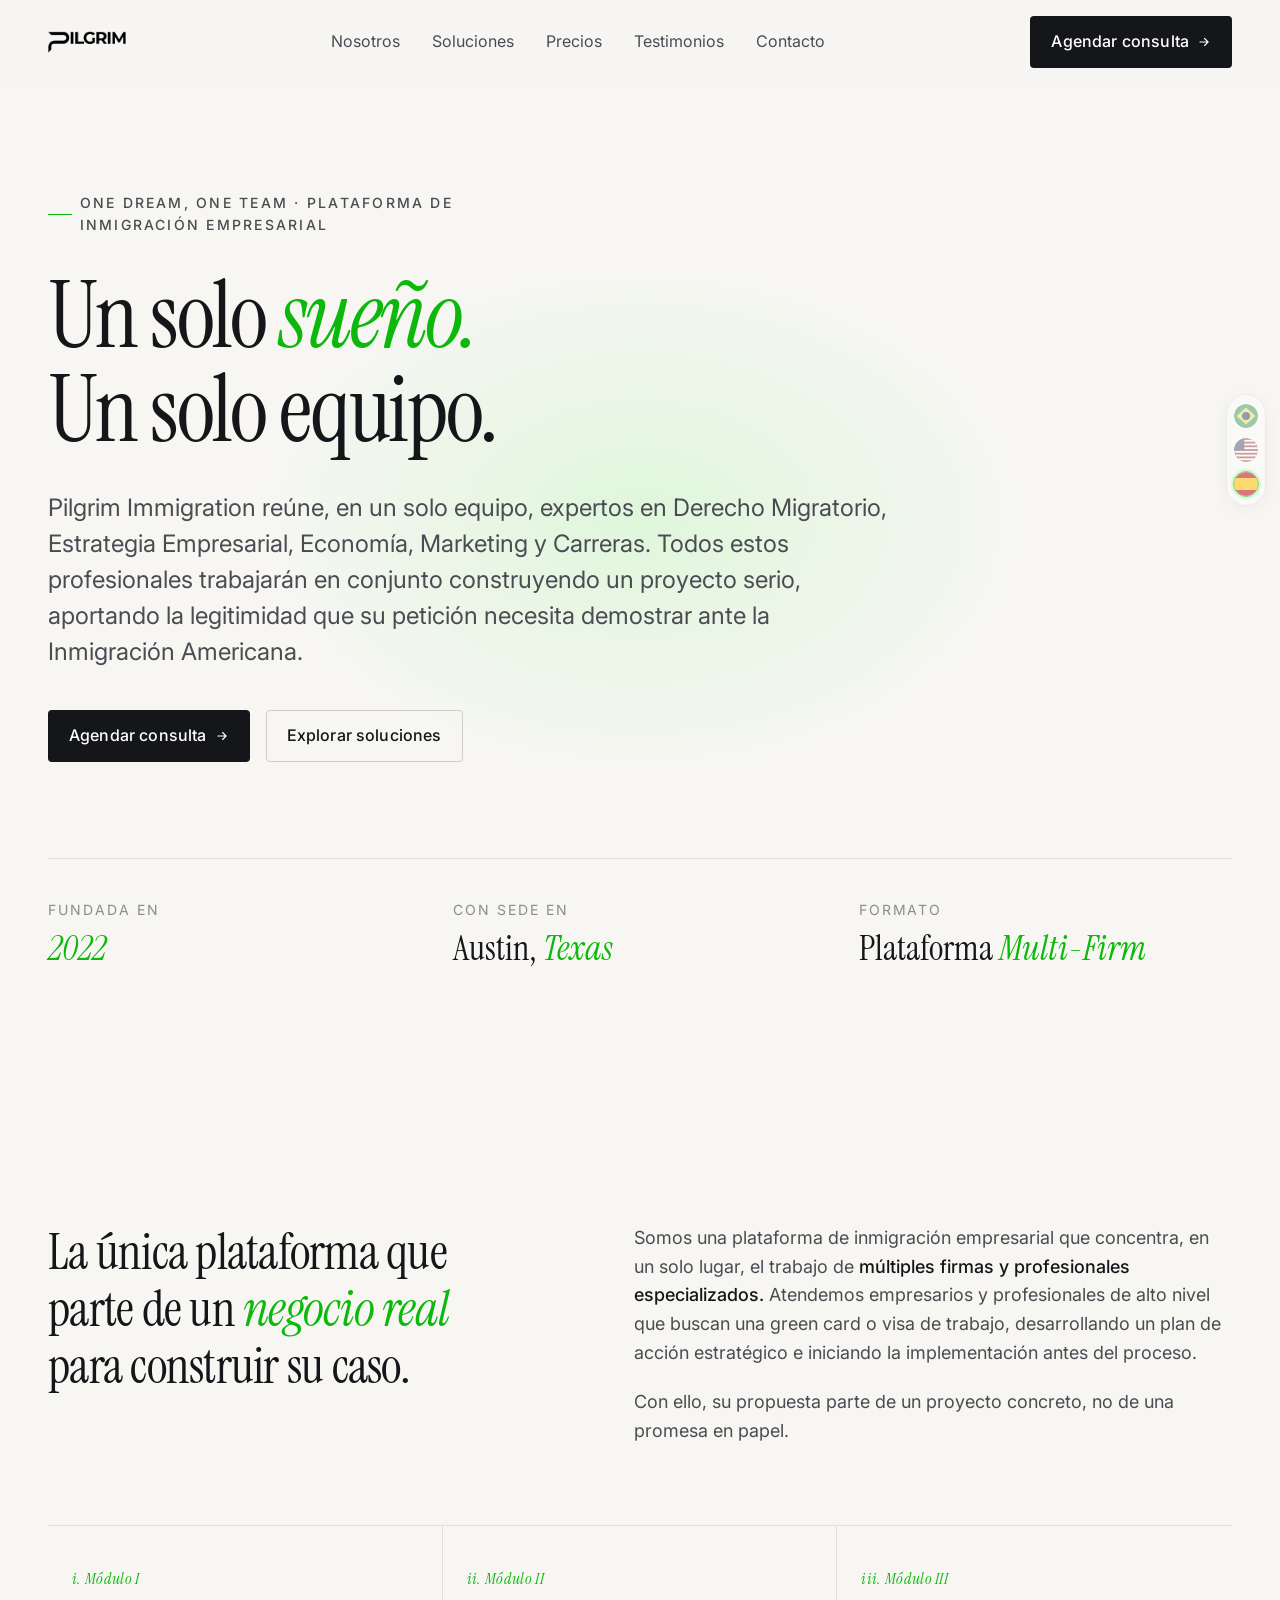
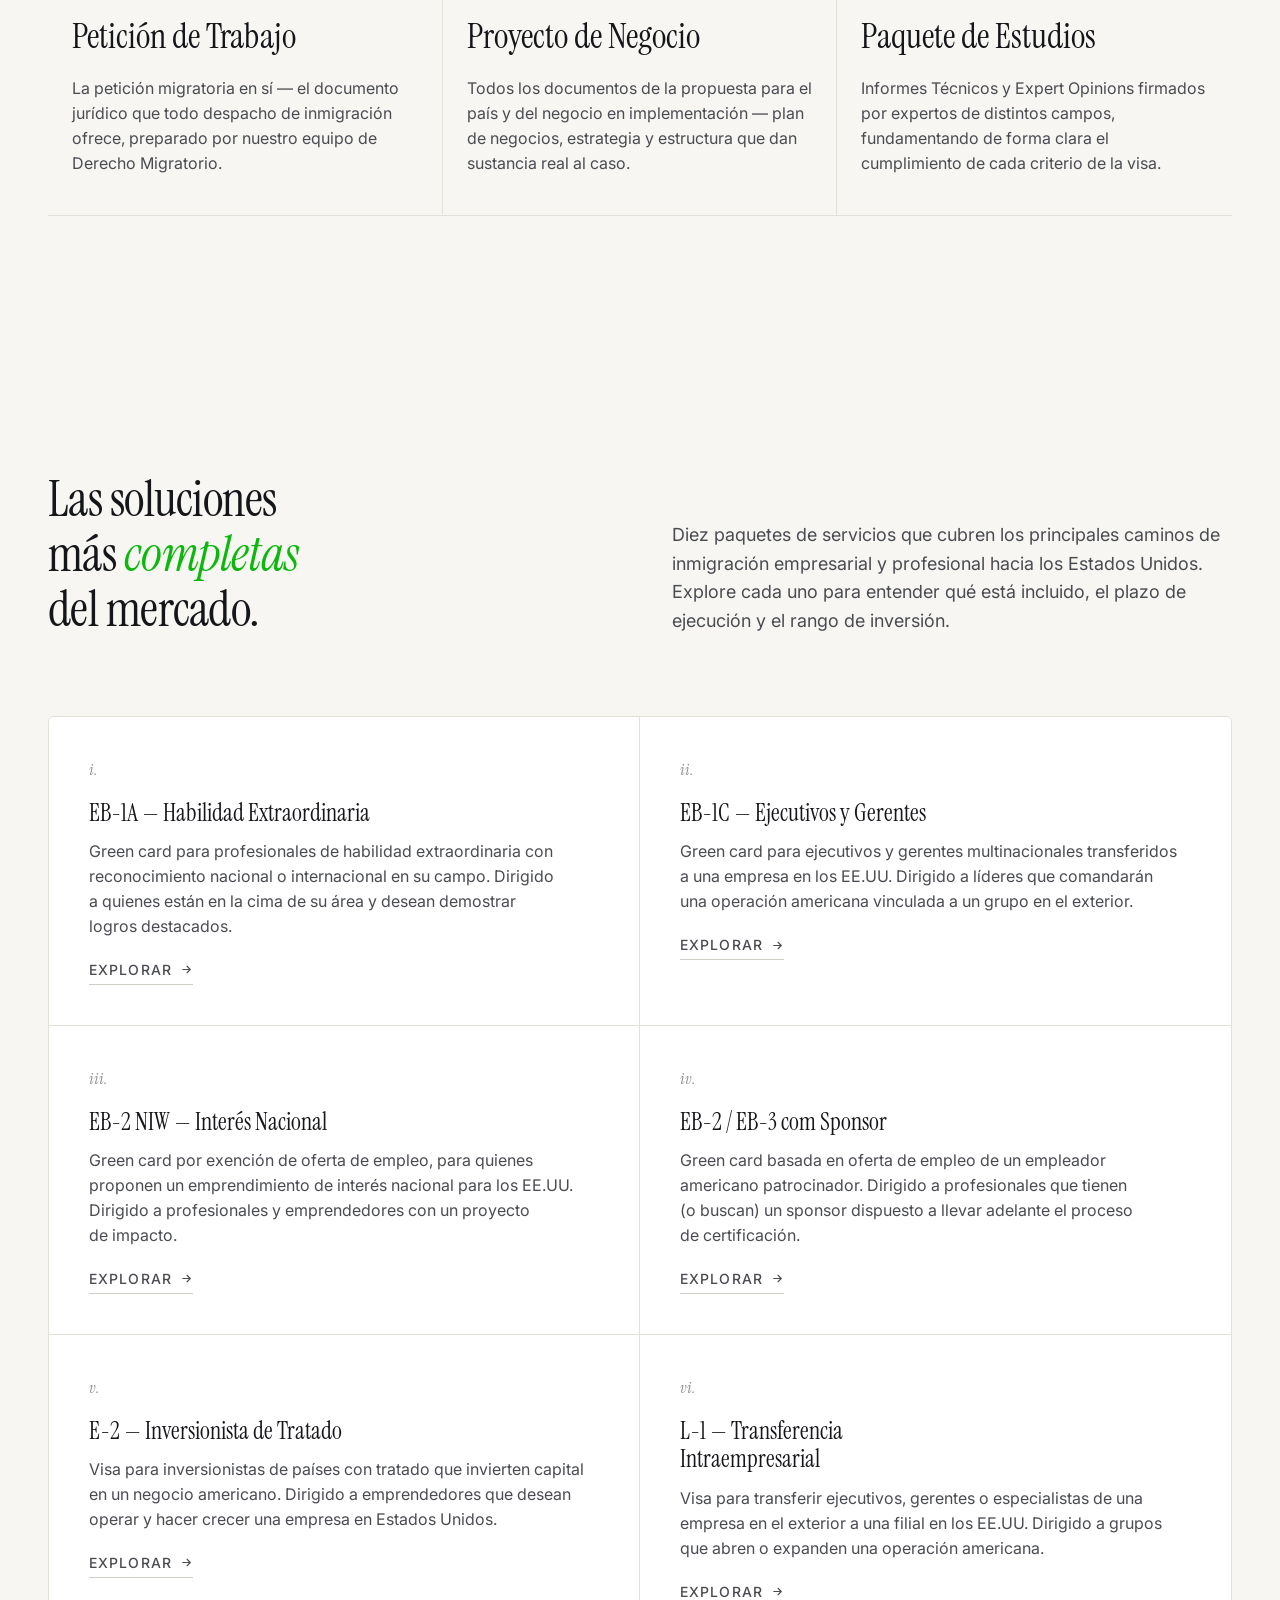
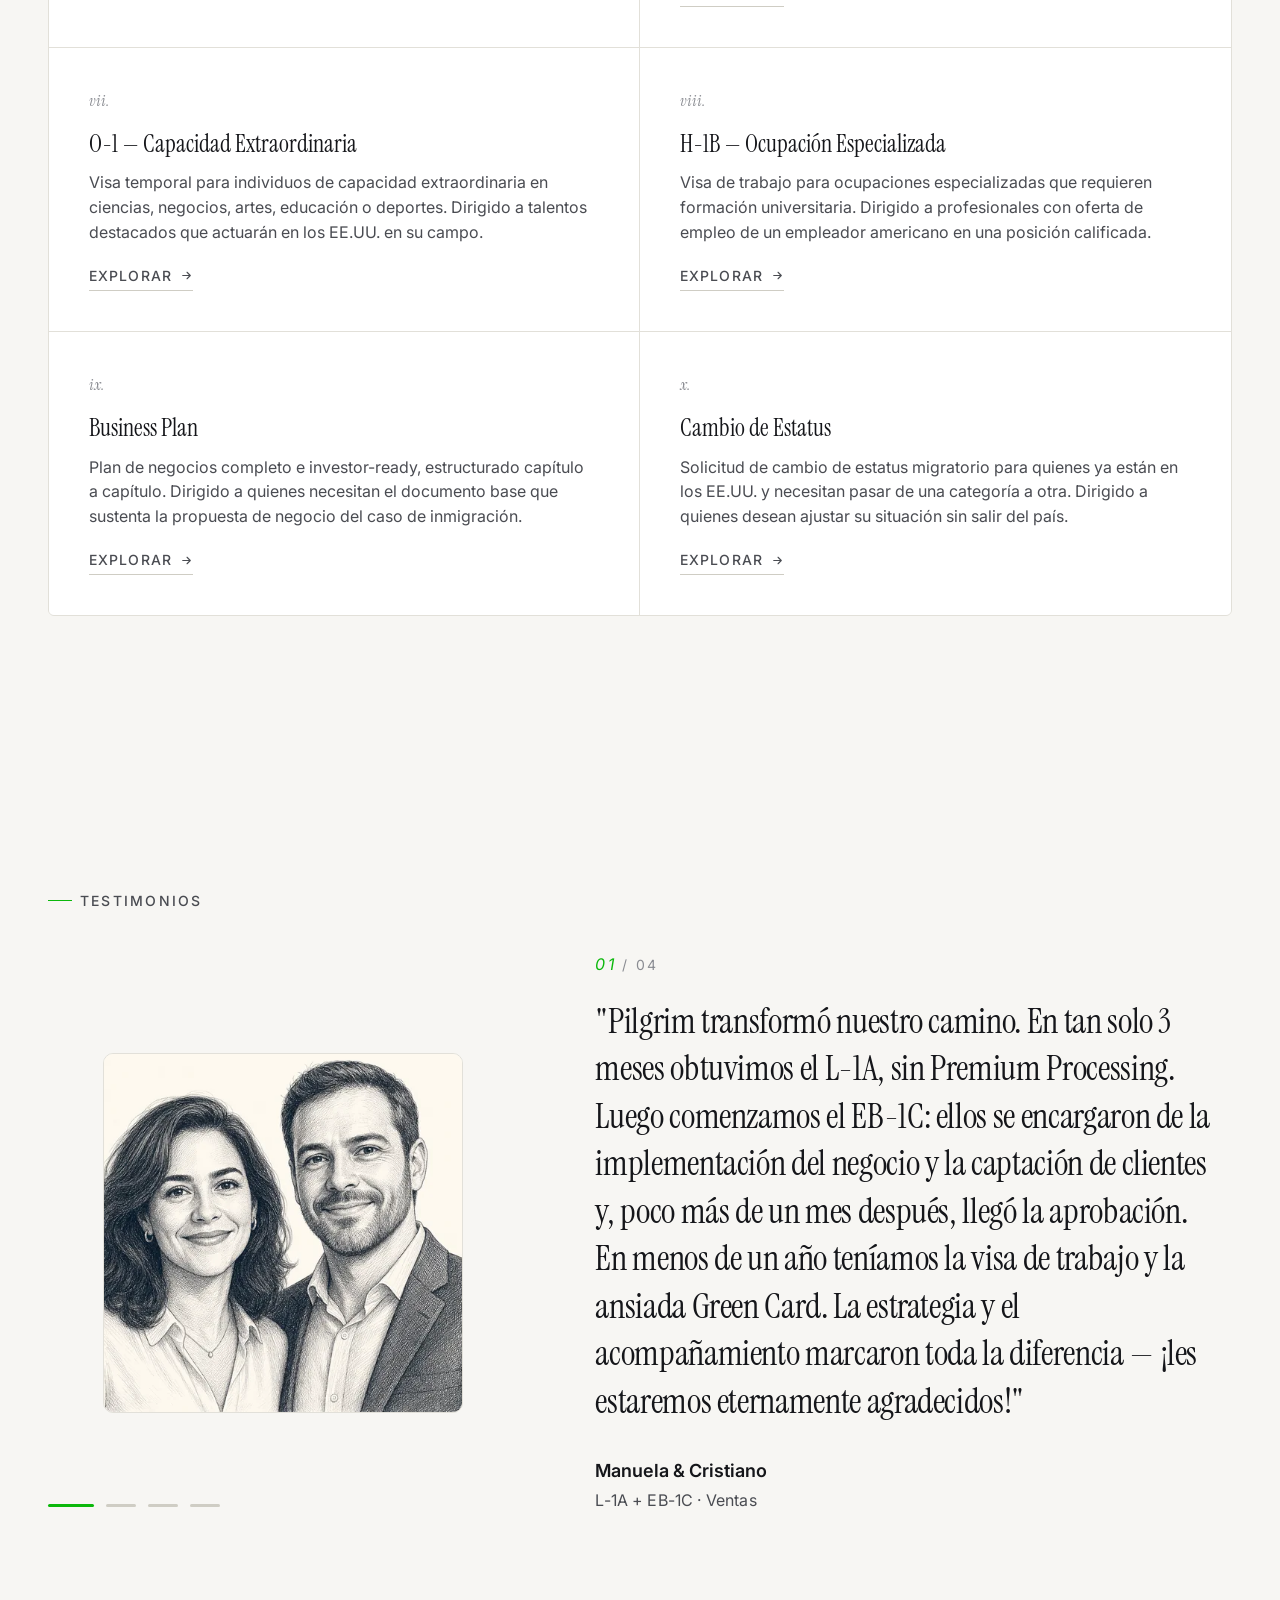
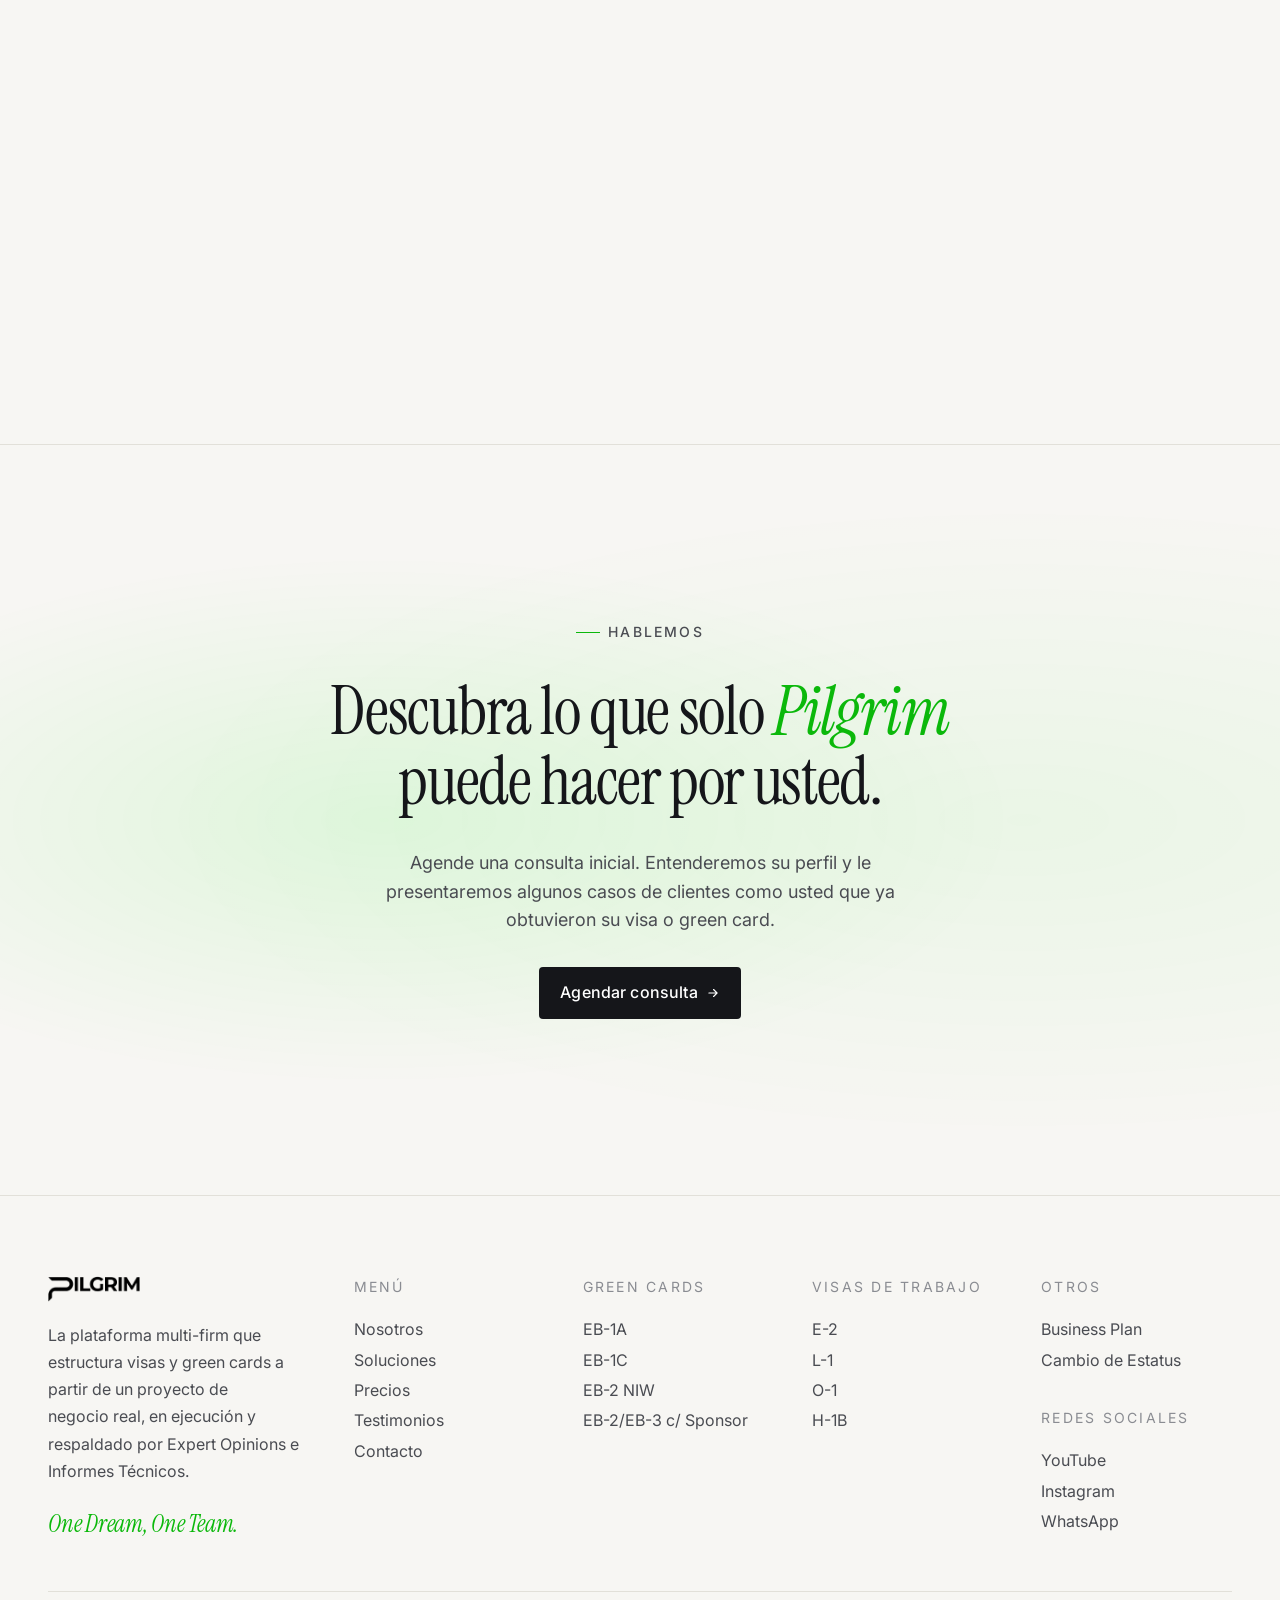
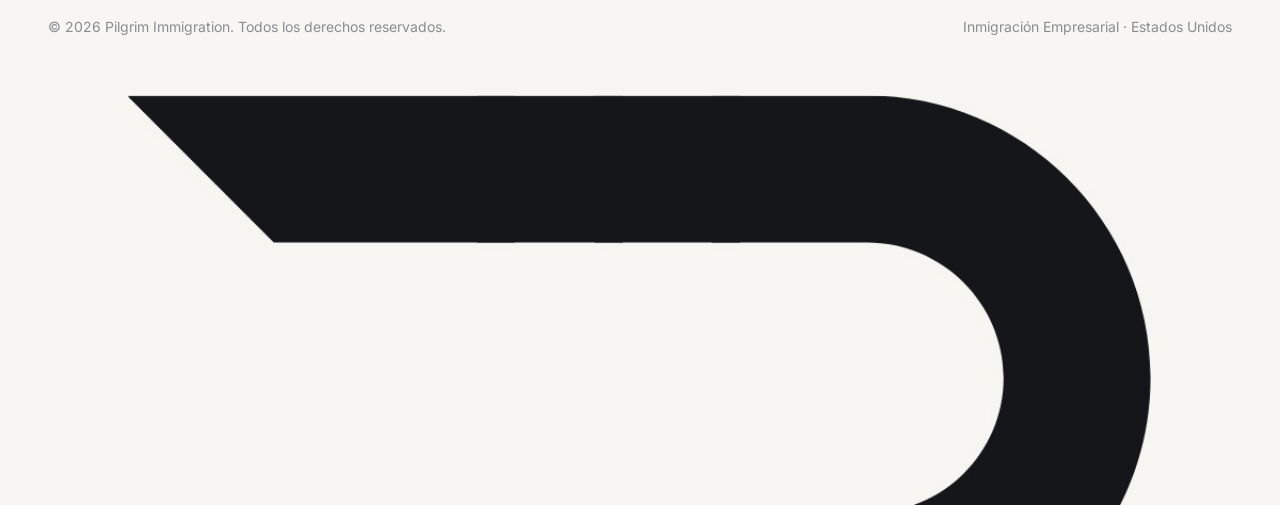
<file: es/index.html>
<!doctype html>
<html lang="es" data-theme="light">
  <head>
    <meta charset="UTF-8" />
    <meta name="viewport" content="width=device-width, initial-scale=1.0" />
    <title>Pilgrim Immigration — Plataforma de Inmigración Empresarial</title>
    <meta
      name="description"
      content="Pilgrim Immigration es la plataforma multi-firm que reúne, en un solo equipo, expertos en Derecho Migratorio, Estrategia de Negocios, Economía y Marketing para estructurar visas y green cards a partir de un proyecto de negocio real."
    />
    <meta property="og:title" content="Pilgrim Immigration — One Dream, One Team" />
    <meta
      property="og:description"
      content="Visas y green cards a partir de un proyecto de negocio real, respaldados por Expert Opinions e Informes Técnicos."
    />
    <meta property="og:type" content="website" />

    <link rel="preconnect" href="https://fonts.googleapis.com" />
    <link rel="preconnect" href="https://fonts.gstatic.com" crossorigin />
    <link
      rel="stylesheet"
      href="https://fonts.googleapis.com/css2?family=Instrument+Serif:ital@0;1&family=Inter:wght@300;400;500;600&display=swap"
    />

    <link rel="icon" type="image/png" href="../assets/favicon.png" />
    <link rel="apple-touch-icon" href="../assets/pilgrim-p.png" />

    <link rel="stylesheet" href="../base.css" />
    <link rel="stylesheet" href="../style.css" />

    <link rel="alternate" hreflang="pt-BR" href="/index.html" />
    <link rel="alternate" hreflang="en" href="/en/index.html" />
    <link rel="alternate" hreflang="es" href="/es/index.html" />
    <link rel="alternate" hreflang="x-default" href="/index.html" />
  </head>
  <body>
    <a href="#main" class="sr-only">Saltar al contenido</a>

    <!-- ─── Header ─── -->
    <header class="header" id="site-header">
      <div class="container header__inner">
        <a href="#top" class="brand" aria-label="Pilgrim Immigration — inicio">
          <img class="brand__logo" src="../assets/pilgrim-wordmark.png" alt="Pilgrim Immigration" />
        </a>

        <nav class="nav" aria-label="Principal">
          <a href="#about" class="nav__link">Nosotros</a>
          <a href="#services" class="nav__link">Soluciones</a>
          <a href="/es/precios" class="nav__link">Precios</a>
          <a href="#depoimentos" class="nav__link">Testimonios</a>
          <a href="#contact" class="nav__link">Contacto</a>
        </nav>

        <button class="btn btn--primary btn--arrow header__cta" data-open-form data-source="Header — Agendar conversa" type="button">
          Agendar consulta
          <svg viewBox="0 0 24 24" fill="none" stroke="currentColor" stroke-width="2">
            <path d="M5 12h14M13 6l6 6-6 6" stroke-linecap="round" stroke-linejoin="round" />
          </svg>
        </button>

        <button class="hamburger" type="button" data-menu-open aria-label="Abrir menú" aria-expanded="false" aria-controls="mobile-menu">
          <span></span><span></span><span></span>
        </button>
      </div>
    </header>

    <!-- ─── Menu mobile (overlay estilo Ellis) ─── -->
    <div class="mmenu" id="mobile-menu" aria-hidden="true">
      <div class="mmenu__bar container">
        <a href="#top" class="brand" data-menu-close aria-label="Pilgrim Immigration — inicio">
          <img class="brand__logo" src="../assets/pilgrim-wordmark.png" alt="Pilgrim Immigration" />
        </a>
        <button class="hamburger hamburger--close" type="button" data-menu-close aria-label="Cerrar menú">
          <span></span><span></span>
        </button>
      </div>

      <nav class="mmenu__body container" aria-label="Menú móvil">
        <p class="mmenu__label">Menú</p>
        <ul class="mmenu__list">
          <li><a href="#about" data-menu-close>Nosotros</a></li>
          <li><a href="#services" data-menu-close>Soluciones</a></li>
          <li><a href="/es/precios" data-menu-close>Precios</a></li>
          <li><a href="#depoimentos" data-menu-close>Testimonios</a></li>
          <li><a href="#contact" data-menu-close>Contacto</a></li>
        </ul>

        <p class="mmenu__label mmenu__label--social">Redes Sociales</p>
        <ul class="mmenu__socials">
          <li><a href="https://instagram.com/pilgrimimmigration" target="_blank" rel="noopener noreferrer">Instagram</a></li>
          <li><a href="https://wa.me/15104807774" target="_blank" rel="noopener noreferrer">WhatsApp</a></li>
        </ul>

        <p class="mmenu__copy">© <span data-year>2026</span> Pilgrim Immigration</p>

        <button class="btn btn--primary btn--arrow mmenu__cta" data-open-form data-source="Menu mobile — Agendar conversa" data-menu-close type="button">
          Agendar consulta
          <svg viewBox="0 0 24 24" fill="none" stroke="currentColor" stroke-width="2">
            <path d="M5 12h14M13 6l6 6-6 6" stroke-linecap="round" stroke-linejoin="round" />
          </svg>
        </button>
      </nav>
    </div>

    <main id="main">
      <span id="top"></span>

      <!-- ─── Hero ─── -->
      <section class="hero">
        <div class="container hero__inner">
          <p class="eyebrow hero__eyebrow">One Dream, One Team · Plataforma de Inmigración Empresarial</p>
          <h1 class="hero__title">
            Un solo <em>sueño.</em><br />
            Un solo equipo.
          </h1>
          <p class="hero__sub">
            Pilgrim Immigration reúne, en un solo equipo, expertos en Derecho Migratorio, Estrategia
            Empresarial, Economía, Marketing y Carreras. Todos estos profesionales trabajarán en
            conjunto construyendo un proyecto serio, aportando la legitimidad que su petición necesita
            demostrar ante la Inmigración Americana.
          </p>
          <div class="hero__actions">
            <button
              class="btn btn--primary btn--arrow"
              data-open-form
              data-source="Hero — Agendar conversa"
              type="button"
            >
              Agendar consulta
              <svg viewBox="0 0 24 24" fill="none" stroke="currentColor" stroke-width="2">
                <path d="M5 12h14M13 6l6 6-6 6" stroke-linecap="round" stroke-linejoin="round" />
              </svg>
            </button>
            <a href="#services" class="btn btn--ghost">Explorar soluciones</a>
          </div>

          <div class="hero__meta">
            <div class="hero__meta-item">
              <div class="label">Fundada en</div>
              <div class="value"><em>2022</em></div>
            </div>
            <div class="hero__meta-item">
              <div class="label">Con sede en</div>
              <div class="value">Austin, <em>Texas</em></div>
            </div>
            <div class="hero__meta-item">
              <div class="label">Formato</div>
              <div class="value">Plataforma <em>Multi-Firm</em></div>
            </div>
          </div>
        </div>
      </section>

      <!-- ─── About / Approach ─── -->
      <section class="section" id="about">
        <div class="container">
          <div class="about__grid reveal">
            <p class="about__lead">
              La única plataforma que parte de un <em>negocio real</em> para construir su caso.
            </p>
            <div class="about__body">
              <p>
                Somos una plataforma de inmigración empresarial que concentra, en un solo lugar, el
                trabajo de <strong>múltiples firmas y profesionales especializados.</strong> Atendemos
                empresarios y profesionales de alto nivel que buscan una green card o visa de
                trabajo, desarrollando un plan de acción estratégico e iniciando la implementación
                antes del proceso.
              </p>
              <p>
                Con ello, su propuesta parte de un proyecto concreto, no de una promesa en papel.
              </p>
            </div>
          </div>

          <!-- 3 módulos -->
          <div class="pillars reveal">
            <div class="pillar">
              <div class="pillar__num"><em>i.</em> Módulo I</div>
              <div class="pillar__title">Petición de Trabajo</div>
              <p class="pillar__desc">
                La petición migratoria en sí — el documento jurídico que todo despacho de inmigración
                ofrece, preparado por nuestro equipo de Derecho Migratorio.
              </p>
            </div>
            <div class="pillar">
              <div class="pillar__num"><em>ii.</em> Módulo II</div>
              <div class="pillar__title">Proyecto de Negocio</div>
              <p class="pillar__desc">
                Todos los documentos de la propuesta para el país y del negocio en implementación — plan de
                negocios, estrategia y estructura que dan sustancia real al caso.
              </p>
            </div>
            <div class="pillar">
              <div class="pillar__num"><em>iii.</em> Módulo III</div>
              <div class="pillar__title">Paquete de Estudios</div>
              <p class="pillar__desc">
                Informes Técnicos y Expert Opinions firmados por expertos de distintos campos,
                fundamentando de forma clara el cumplimiento de cada criterio de la visa.
              </p>
            </div>
          </div>
        </div>
      </section>

      <!-- ─── Services / Portfolio (10 produtos) ─── -->
      <section class="section" id="services">
        <div class="container">
          <div class="services__head reveal">
            <h2 class="services__title">Las soluciones más <em>completas</em> del mercado.</h2>
            <p class="services__desc">
              Diez paquetes de servicios que cubren los principales caminos de inmigración empresarial y
              profesional hacia los Estados Unidos. Explore cada uno para entender qué está incluido,
              el plazo de ejecución y el rango de inversión.
            </p>
          </div>

          <div class="services__grid reveal">
            <!-- i. EB-1A -->
            <article class="service">
              <div class="service__head">
                <span class="service__num">i.</span>
              </div>
              <h3 class="service__title">EB-1A — Habilidad Extraordinaria</h3>
              <p class="service__desc">
                Green card para profesionales de habilidad extraordinaria con reconocimiento
                nacional o internacional en su campo. Dirigido a quienes están en la cima de su área y desean
                demostrar logros destacados.
              </p>
              <button class="service__cta" type="button"
                data-open-detail data-service="eb1a">
                Explorar
                <svg viewBox="0 0 24 24" fill="none" stroke="currentColor" stroke-width="2"><path d="M5 12h14M13 6l6 6-6 6" stroke-linecap="round" stroke-linejoin="round" /></svg>
              </button>
            </article>

            <!-- ii. EB-1C -->
            <article class="service">
              <div class="service__head">
                <span class="service__num">ii.</span>
              </div>
              <h3 class="service__title">EB-1C — Ejecutivos y Gerentes</h3>
              <p class="service__desc">
                Green card para ejecutivos y gerentes multinacionales transferidos a una empresa
                en los EE.UU. Dirigido a líderes que comandarán una operación americana vinculada a un grupo
                en el exterior.
              </p>
              <button class="service__cta" type="button"
                data-open-detail data-service="eb1c">
                Explorar
                <svg viewBox="0 0 24 24" fill="none" stroke="currentColor" stroke-width="2"><path d="M5 12h14M13 6l6 6-6 6" stroke-linecap="round" stroke-linejoin="round" /></svg>
              </button>
            </article>

            <!-- iii. EB-2 NIW -->
            <article class="service">
              <div class="service__head">
                <span class="service__num">iii.</span>
              </div>
              <h3 class="service__title">EB-2 NIW — Interés Nacional</h3>
              <p class="service__desc">
                Green card por exención de oferta de empleo, para quienes proponen un emprendimiento de
                interés nacional para los EE.UU. Dirigido a profesionales y emprendedores con un
                proyecto de impacto.
              </p>
              <button class="service__cta" type="button"
                data-open-detail data-service="eb2niw">
                Explorar
                <svg viewBox="0 0 24 24" fill="none" stroke="currentColor" stroke-width="2"><path d="M5 12h14M13 6l6 6-6 6" stroke-linecap="round" stroke-linejoin="round" /></svg>
              </button>
            </article>

            <!-- iv. EB-2/EB-3 com Sponsor -->
            <article class="service">
              <div class="service__head">
                <span class="service__num">iv.</span>
              </div>
              <h3 class="service__title">EB-2 / EB-3 com Sponsor</h3>
              <p class="service__desc">
                Green card basada en oferta de empleo de un empleador americano patrocinador.
                Dirigido a profesionales que tienen (o buscan) un sponsor dispuesto a llevar adelante el proceso
                de certificación.
              </p>
              <button class="service__cta" type="button"
                data-open-detail data-service="eb23">
                Explorar
                <svg viewBox="0 0 24 24" fill="none" stroke="currentColor" stroke-width="2"><path d="M5 12h14M13 6l6 6-6 6" stroke-linecap="round" stroke-linejoin="round" /></svg>
              </button>
            </article>

            <!-- v. E-2 -->
            <article class="service">
              <div class="service__head">
                <span class="service__num">v.</span>
              </div>
              <h3 class="service__title">E-2 — Inversionista de Tratado</h3>
              <p class="service__desc">
                Visa para inversionistas de países con tratado que invierten capital en un negocio
                americano. Dirigido a emprendedores que desean operar y hacer crecer una empresa en
                Estados Unidos.
              </p>
              <button class="service__cta" type="button"
                data-open-detail data-service="e2">
                Explorar
                <svg viewBox="0 0 24 24" fill="none" stroke="currentColor" stroke-width="2"><path d="M5 12h14M13 6l6 6-6 6" stroke-linecap="round" stroke-linejoin="round" /></svg>
              </button>
            </article>

            <!-- vi. L-1 -->
            <article class="service">
              <div class="service__head">
                <span class="service__num">vi.</span>
              </div>
              <h3 class="service__title">L-1 — Transferencia Intraempresarial</h3>
              <p class="service__desc">
                Visa para transferir ejecutivos, gerentes o especialistas de una empresa en el exterior
                a una filial en los EE.UU. Dirigido a grupos que abren o expanden una operación
                americana.
              </p>
              <button class="service__cta" type="button"
                data-open-detail data-service="l1">
                Explorar
                <svg viewBox="0 0 24 24" fill="none" stroke="currentColor" stroke-width="2"><path d="M5 12h14M13 6l6 6-6 6" stroke-linecap="round" stroke-linejoin="round" /></svg>
              </button>
            </article>

            <!-- vii. O-1 -->
            <article class="service">
              <div class="service__head">
                <span class="service__num">vii.</span>
              </div>
              <h3 class="service__title">O-1 — Capacidad Extraordinaria</h3>
              <p class="service__desc">
                Visa temporal para individuos de capacidad extraordinaria en ciencias, negocios,
                artes, educación o deportes. Dirigido a talentos destacados que actuarán en los EE.UU. en
                su campo.
              </p>
              <button class="service__cta" type="button"
                data-open-detail data-service="o1">
                Explorar
                <svg viewBox="0 0 24 24" fill="none" stroke="currentColor" stroke-width="2"><path d="M5 12h14M13 6l6 6-6 6" stroke-linecap="round" stroke-linejoin="round" /></svg>
              </button>
            </article>

            <!-- viii. H-1B -->
            <article class="service">
              <div class="service__head">
                <span class="service__num">viii.</span>
              </div>
              <h3 class="service__title">H-1B — Ocupación Especializada</h3>
              <p class="service__desc">
                Visa de trabajo para ocupaciones especializadas que requieren formación universitaria. Dirigido
                a profesionales con oferta de empleo de un empleador americano en una posición
                calificada.
              </p>
              <button class="service__cta" type="button"
                data-open-detail data-service="h1b">
                Explorar
                <svg viewBox="0 0 24 24" fill="none" stroke="currentColor" stroke-width="2"><path d="M5 12h14M13 6l6 6-6 6" stroke-linecap="round" stroke-linejoin="round" /></svg>
              </button>
            </article>

            <!-- ix. Business Plan -->
            <article class="service">
              <div class="service__head">
                <span class="service__num">ix.</span>
              </div>
              <h3 class="service__title">Business Plan</h3>
              <p class="service__desc">
                Plan de negocios completo e investor-ready, estructurado capítulo a capítulo. Dirigido
                a quienes necesitan el documento base que sustenta la propuesta de negocio del caso de
                inmigración.
              </p>
              <button class="service__cta" type="button"
                data-open-detail data-service="bp">
                Explorar
                <svg viewBox="0 0 24 24" fill="none" stroke="currentColor" stroke-width="2"><path d="M5 12h14M13 6l6 6-6 6" stroke-linecap="round" stroke-linejoin="round" /></svg>
              </button>
            </article>

            <!-- x. Cambio de Estatus -->
            <article class="service">
              <div class="service__head">
                <span class="service__num">x.</span>
              </div>
              <h3 class="service__title">Cambio de Estatus</h3>
              <p class="service__desc">
                Solicitud de cambio de estatus migratorio para quienes ya están en los EE.UU. y necesitan pasar
                de una categoría a otra. Dirigido a quienes desean ajustar su situación sin salir del
                país.
              </p>
              <button class="service__cta" type="button"
                data-open-detail data-service="status">
                Explorar
                <svg viewBox="0 0 24 24" fill="none" stroke="currentColor" stroke-width="2"><path d="M5 12h14M13 6l6 6-6 6" stroke-linecap="round" stroke-linejoin="round" /></svg>
              </button>
            </article>
          </div>
        </div>
      </section>


      <!-- ─── Depoimentos (scroll-pinned) ─── -->
      <section class="testi" id="depoimentos" aria-label="Testimonios de clientes">
        <div class="testi__sticky">
          <div class="container testi__inner">
            <p class="eyebrow testi__eyebrow">Testimonios</p>

            <div class="testi__stage">
              <!-- 1. Manuela & Cristiano -->
              <article class="testi__card is-active" data-index="0">
                <div class="testi__portrait">
                  <img src="../assets/depo-manuela-cristiano.webp" alt="Ilustración de Manuela y Cristiano" loading="lazy" />
                </div>
                <div class="testi__content">
                  <div class="testi__count"><em>01</em> / 04</div>
                  <blockquote class="testi__quote">
                    "Pilgrim transformó nuestro camino. En tan solo 3 meses obtuvimos el L-1A, sin
                    Premium Processing. Luego comenzamos el EB-1C: ellos se encargaron de la implementación del
                    negocio y la captación de clientes y, poco más de un mes después, llegó la aprobación.
                    En menos de un año teníamos la visa de trabajo y la ansiada Green Card. La
                    estrategia y el acompañamiento marcaron toda la diferencia — ¡les estaremos eternamente
                    agradecidos!"
                  </blockquote>
                  <div class="testi__author">
                    <span class="testi__name">Manuela &amp; Cristiano</span>
                    <span class="testi__role">L-1A + EB-1C · Ventas</span>
                  </div>
                </div>
              </article>

              <!-- 2. Magalhães -->
              <article class="testi__card" data-index="1">
                <div class="testi__portrait">
                  <img src="../assets/depo-magalhaes.webp" alt="Ilustración de Magalhães" loading="lazy" />
                </div>
                <div class="testi__content">
                  <div class="testi__count"><em>02</em> / 04</div>
                  <blockquote class="testi__quote">
                    "Mi EB-2 NIW fue estructurado por el equipo de Pilgrim en colaboración con el despacho
                    que contraté, y la diferencia se reflejó en el resultado. Incluso con cerca de un año de
                    análisis, la aprobación llegó directa, sin ningún RFE. Cada estudio e informe técnico
                    fue diseñado para sustentar el caso de forma clara. La calidad del trabajo fue
                    impecable y me dio tranquilidad durante todo el proceso."
                  </blockquote>
                  <div class="testi__author">
                    <span class="testi__name">Magalhães</span>
                    <span class="testi__role">EB-2 NIW · Bioquímica</span>
                  </div>
                </div>
              </article>

              <!-- 3. Fernanda -->
              <article class="testi__card" data-index="2">
                <div class="testi__portrait">
                  <img src="../assets/depo-fernanda.webp" alt="Ilustración de Fernanda" loading="lazy" />
                </div>
                <div class="testi__content">
                  <div class="testi__count"><em>03</em> / 04</div>
                  <blockquote class="testi__quote">
                    "Contraté a Pilgrim para elaborar el Business Plan y los estudios que respaldarían la
                    respuesta al RFE del EB-2 NIW de mi esposo, piloto de helicóptero. Las orientaciones de
                    Eliezer fueron precisas y estratégicas, y cada documento fue construido para cerrar
                    exactamente los puntos cuestionados. La aprobación llegó gracias a ese respaldo — fue
                    absolutamente esencial para nuestro éxito."
                  </blockquote>
                  <div class="testi__author">
                    <span class="testi__name">Fernanda</span>
                    <span class="testi__role">EB-2 NIW · Aviación</span>
                  </div>
                </div>
              </article>

              <!-- 4. Carlos -->
              <article class="testi__card" data-index="3">
                <div class="testi__portrait">
                  <img src="../assets/depo-carlos.webp" alt="Ilustración de Carlos" loading="lazy" />
                </div>
                <div class="testi__content">
                  <div class="testi__count"><em>04</em> / 04</div>
                  <blockquote class="testi__quote">
                    "Invertí $16 mil en un despacho famoso y mi caso fue negado. Llegué a
                    Pilgrim frustrado y desconfiado. Lo que encontré fue un equipo comprometido en
                    revertir la situación, reconstruyendo el caso de forma estratégica e inexpugnable. En
                    menos de 2 meses llegó la aprobación, sin ningún RFE. Haber recibido una recomendación
                    de Pilgrim fue una de las mejores cosas que le ocurrieron a mi familia — la prueba
                    de que elegir los socios correctos es fundamental."
                  </blockquote>
                  <div class="testi__author">
                    <span class="testi__name">Carlos</span>
                    <span class="testi__role">L-1A + EB-2 NIW · TI</span>
                  </div>
                </div>
              </article>
            </div>

            <div class="testi__dots" role="tablist" aria-label="Navegar testimonios">
              <button class="testi__dot is-active" type="button" data-go="0" aria-label="Testimonio 1"></button>
              <button class="testi__dot" type="button" data-go="1" aria-label="Testimonio 2"></button>
              <button class="testi__dot" type="button" data-go="2" aria-label="Testimonio 3"></button>
              <button class="testi__dot" type="button" data-go="3" aria-label="Testimonio 4"></button>
            </div>
          </div>
        </div>
      </section>

      <!-- ─── CTA Banner ─── -->
      <section class="section--tight cta-banner" id="contact">
        <div class="container cta-banner__inner reveal">
          <p class="eyebrow">Hablemos</p>
          <h2 class="cta-banner__title">
            Descubra lo que solo <em>Pilgrim</em> puede hacer por usted.
          </h2>
          <p class="cta-banner__sub">
            Agende una consulta inicial. Entenderemos su perfil y le presentaremos algunos casos de
            clientes como usted que ya obtuvieron su visa o green card.
          </p>
          <button class="btn btn--primary btn--arrow" data-open-form data-source="Banner — Agendar conversa" type="button">
            Agendar consulta
            <svg viewBox="0 0 24 24" fill="none" stroke="currentColor" stroke-width="2">
              <path d="M5 12h14M13 6l6 6-6 6" stroke-linecap="round" stroke-linejoin="round" />
            </svg>
          </button>
        </div>
      </section>

      <!-- ─── Footer (estilo Ellis) ─── -->
      <footer class="footer">
        <div class="container">
          <div class="footer__grid">
            <div class="footer__brand">
              <img class="footer__logo" src="../assets/pilgrim-wordmark.png" alt="Pilgrim Immigration" />
              <p class="footer__tag">
                La plataforma multi-firm que estructura visas y green cards a partir de un proyecto de
                negocio real, en ejecución y respaldado por Expert Opinions e Informes Técnicos.
              </p>
              <p class="footer__slogan"><em>One Dream, One Team.</em></p>
            </div>

            <nav class="footer__col" aria-label="Menú">
              <div class="footer__col-title">Menú</div>
              <a href="#about">Nosotros</a>
              <a href="#services">Soluciones</a>
              <a href="/es/precios">Precios</a>
              <a href="#depoimentos">Testimonios</a>
              <a href="#contact">Contacto</a>
            </nav>

            <nav class="footer__col" aria-label="Green Cards">
              <div class="footer__col-title">Green Cards</div>
              <button type="button" class="footer__link" data-open-detail data-service="eb1a">EB-1A</button>
              <button type="button" class="footer__link" data-open-detail data-service="eb1c">EB-1C</button>
              <button type="button" class="footer__link" data-open-detail data-service="eb2niw">EB-2 NIW</button>
              <button type="button" class="footer__link" data-open-detail data-service="eb23">EB-2/EB-3 c/ Sponsor</button>
            </nav>

            <nav class="footer__col" aria-label="Visas de Trabajo">
              <div class="footer__col-title">Visas de Trabajo</div>
              <button type="button" class="footer__link" data-open-detail data-service="e2">E-2</button>
              <button type="button" class="footer__link" data-open-detail data-service="l1">L-1</button>
              <button type="button" class="footer__link" data-open-detail data-service="o1">O-1</button>
              <button type="button" class="footer__link" data-open-detail data-service="h1b">H-1B</button>
            </nav>

            <nav class="footer__col" aria-label="Otros">
              <div class="footer__col-title">Otros</div>
              <button type="button" class="footer__link" data-open-detail data-service="bp">Business Plan</button>
              <button type="button" class="footer__link" data-open-detail data-service="status">Cambio de Estatus</button>

              <div class="footer__col-title footer__col-title--social">Redes Sociales</div>
              <a href="https://www.youtube.com/@pilgrimimmigration" target="_blank" rel="noopener noreferrer">YouTube</a>
              <a href="https://instagram.com/pilgrimimmigration" target="_blank" rel="noopener noreferrer">Instagram</a>
              <a href="https://wa.me/15104807774" target="_blank" rel="noopener noreferrer">WhatsApp</a>
            </nav>
          </div>

          <div class="footer__bottom">
            <span>© <span id="year">2026</span> Pilgrim Immigration. Todos los derechos reservados.</span>
            <span>Inmigración Empresarial · Estados Unidos</span>
          </div>
        </div>

        <!-- P gigante cortado de ponta a ponta (estilo Ellis) -->
        <div class="footer__bigmark" aria-hidden="true">
          <img src="../assets/pilgrim-p-footer.jpg" alt="" />
        </div>
      </footer>
    </main>

    <!-- ─── Detalhamento Modal (estilo Ellis, 2 abas) ─── -->
    <div
      class="modal modal--detail"
      id="detail-modal"
      role="dialog"
      aria-modal="true"
      aria-labelledby="detail-modal-title"
      hidden
    >
      <div class="dmodal">
        <button class="modal__close dmodal__close" data-close-modal aria-label="Cerrar" type="button">
          <svg width="18" height="18" viewBox="0 0 24 24" fill="none" stroke="currentColor" stroke-width="1.8">
            <path d="M6 6l12 12M18 6L6 18" stroke-linecap="round" />
          </svg>
        </button>

        <!-- Lado esquerdo: cartao grande + promessa -->
        <div class="dmodal__left">
          <div class="dmodal__card">
            <img id="detail-card-img" src="../assets/card-eb1a.webp" alt="" />
          </div>
          <div class="dmodal__promise">
            <span class="dmodal__promise-title">Nuestra promesa</span>
            <ul class="dmodal__promise-list" id="detail-promise-list"><!-- preenchido via JS --></ul>
          </div>
        </div>

        <!-- Lado direito: detalhamento -->
        <div class="dmodal__right">
          <div class="dmodal__rhead">
            <span class="dmodal__crumb">Detalle <i>&middot;</i> <span id="detail-badge">Green Card</span></span>
          </div>

          <h2 class="dmodal__title" id="detail-modal-title">EB-1A</h2>

          <div class="dmodal__tabs" role="tablist" aria-label="Detalle">
            <button class="dmodal__tab is-active" type="button" role="tab" data-tab="invest">Inversión</button>
            <button class="dmodal__tab" type="button" role="tab" data-tab="prazos">Plazos</button>
          </div>

          <div class="dmodal__panels">
            <!-- Aba Investimento: 2x2 (linha = pacote, col1 nome, col2 valor) -->
            <div class="dmodal__panel" id="detail-pane-invest" role="tabpanel">
              <table class="dtable">
                <tbody id="detail-invest-body"><!-- preenchido via JS --></tbody>
              </table>
            </div>

            <!-- Aba Prazos: col1 forma de pagamento, col2 prazo (linhas via JS) -->
            <div class="dmodal__panel" id="detail-pane-prazos" role="tabpanel" hidden>
              <table class="dtable">
                <tbody id="detail-prazos-body"><!-- preenchido via JS --></tbody>
              </table>
              <p class="dmodal__disclaimer">
                El plazo indicado es el tiempo de elaboración tras la recepción de toda la documentación e
                información necesarias para el caso.
              </p>
            </div>
          </div>
        </div>

        <!-- Rodape fixo: a partir de + CTA ---->
        <div class="dmodal__foot">
          <div class="dmodal__total">
            <span class="dmodal__total-label">A partir de</span>
            <span class="dmodal__total-value" id="detail-from"><em>$</em>10.000</span>
          </div>
          <button class="btn btn--accent btn--arrow" type="button" id="detail-cta" data-open-form>
            Descargar Presentación
            <svg viewBox="0 0 24 24" fill="none" stroke="currentColor" stroke-width="2">
              <path d="M5 12h14M13 6l6 6-6 6" stroke-linecap="round" stroke-linejoin="round" />
            </svg>
          </button>
        </div>
      </div>
    </div>

    <!-- ─── Contact / Lead Form Modal ─── -->
    <div
      class="modal"
      id="contact-modal"
      role="dialog"
      aria-modal="true"
      aria-labelledby="contact-modal-title"
      hidden
    >
      <div class="modal__panel">
        <button class="modal__close" data-close-modal aria-label="Cerrar" type="button">
          <svg width="18" height="18" viewBox="0 0 24 24" fill="none" stroke="currentColor" stroke-width="1.8">
            <path d="M6 6l12 12M18 6L6 18" stroke-linecap="round" />
          </svg>
        </button>

        <p class="eyebrow" style="margin-bottom: var(--space-4)">Presentación gratuita</p>
        <h2 class="modal__title" id="contact-modal-title">
          Hablemos sobre su <em>caso.</em>
        </h2>
        <p class="modal__sub">
          Déjenos algunos datos y nos pondremos en contacto para agendar su presentación. Los campos
          marcados con <span style="color: var(--color-accent-dim)">*</span> son obligatorios.
        </p>

        <form class="form" id="contact-form" novalidate>
          <input type="hidden" name="interesse" id="f-interesse" value="" />

          <div class="form__row">
            <div class="field">
              <label class="field__label" for="f-name"
                >Nombre completo <span class="req">*</span></label
              >
              <input
                type="text"
                class="field__input"
                id="f-name"
                name="full_name"
                required
                autocomplete="name"
              />
            </div>
            <div class="field">
              <label class="field__label" for="f-email"
                >E-mail <span class="req">*</span></label
              >
              <input
                type="email"
                class="field__input"
                id="f-email"
                name="email"
                required
                autocomplete="email"
              />
            </div>
          </div>

          <div class="form__row">
            <div class="field">
              <label class="field__label" for="f-phone"
                >Teléfono / WhatsApp <span class="req">*</span></label
              >
              <input
                type="tel"
                class="field__input"
                id="f-phone"
                name="phone"
                required
                autocomplete="tel"
                placeholder="+1 (___) ___-____"
              />
            </div>
            <div class="field">
              <label class="field__label" for="f-interest-display"
                >Solución de interés <span class="opt">automático</span></label
              >
              <input
                type="text"
                class="field__input"
                id="f-interest-display"
                readonly
                placeholder="—"
              />
            </div>
          </div>

          <div class="field">
            <label class="field__label" for="f-stage"
              >Situación actual <span class="opt">opcional</span></label
            >
            <select class="field__select" id="f-stage" name="stage">
              <option value="">Seleccione…</option>
              <option value="Fora dos EUA">Estoy fuera de los EE.UU.</option>
              <option value="Nos EUA">Ya estoy en los EE.UU.</option>
              <option value="Empresa em operação">Tengo empresa en operación</option>
              <option value="Outro">Otro</option>
            </select>
          </div>

          <div class="field">
            <label class="field__label" for="f-notes"
              >Cuéntenos un poco sobre su caso <span class="opt">opcional</span></label
            >
            <textarea
              class="field__textarea"
              id="f-notes"
              name="notes"
              rows="4"
              placeholder="Cualquier información que ayude a entender su objetivo antes de la consulta."
            ></textarea>
          </div>

          <div class="form__actions">
            <p class="form__note">
              Sus datos se envían de forma privada a Pilgrim Immigration. No
              compartimos ni revendemos su información de contacto.
            </p>
            <button class="btn btn--primary btn--arrow" type="submit" id="submit-btn">
              <span class="btn-label">Enviar solicitud</span>
              <svg viewBox="0 0 24 24" fill="none" stroke="currentColor" stroke-width="2">
                <path d="M5 12h14M13 6l6 6-6 6" stroke-linecap="round" stroke-linejoin="round" />
              </svg>
            </button>
          </div>

          <div class="form__status" id="form-status" role="status" aria-live="polite"></div>
        </form>
      </div>
    </div>

    <script src="../app.js"></script>
  <script data-pplx-inline-edit>
(function () {
  if (window === window.top) return;

  const allowedParentOrigins = ["https://www.perplexity.ai","https://perplexity.ai","https://testing.perplexity.ai","https://staging.perplexity.ai","https://*.preview.i.perplexity.ai","http://localhost:3000","http://127.0.0.1:3000","http://localhost:5173","http://127.0.0.1:5173"];
  const MAX_FONT_BYTES = 500 * 1024;
  const MAX_TOTAL_FONT_BYTES = 2 * 1024 * 1024;
  let scrollForwarding = false;
  let scrollRaf = 0;
  let trustedTopOrigin = null;

  // Allow entries like "https://*.preview.i.perplexity.ai" — the wildcard
  // matches a single DNS label (no dots), so "https://*.foo" cannot stretch
  // across multiple labels.
  function matchesAllowedOrigin(origin) {
    if (!origin) return false;
    for (const entry of allowedParentOrigins) {
      if (!entry.includes("*")) {
        if (entry === origin) return true;
        continue;
      }
      const pattern = new RegExp(
        "^" +
          entry.replace(/[.+?^${}()|[\]\\]/g, "\\$&").replace(/\*/g, "[^.]+") +
          "$",
      );
      if (pattern.test(origin)) return true;
    }
    return false;
  }

  // Trust decision: when the sender is same-origin-visible (event.origin is a
  // real origin like https://www.perplexity.ai) we trust event.origin directly.
  // When event.origin is "null" (opaque broker srcdoc), we fall back to the
  // broker's stamped `parentOrigin` to identify the top window. The fallback
  // is claim-only — we rely on the browser's native `targetOrigin` enforcement
  // on the response path (see postToTrustedTop) to ensure replies can't be
  // delivered to anyone but the actual top window of that claimed origin.
  function getTrustedParentOrigin(event) {
    const forwardedParentOrigin =
      typeof event.data.parentOrigin === "string" ? event.data.parentOrigin : null;
    const parentOrigin = event.origin === "null" ? forwardedParentOrigin : event.origin;
    return matchesAllowedOrigin(parentOrigin) ? parentOrigin : null;
  }

  // All responses go to window.top with targetOrigin = the allowlisted origin.
  // An attacker that iframes us inside their own null-origin broker can claim
  // any parentOrigin they like, but the browser will drop the reply whenever
  // the real top's origin doesn't match — so the screenshot never leaves.
  function postToTrustedTop(message) {
    if (!trustedTopOrigin) return;
    try {
      window.top.postMessage(message, trustedTopOrigin);
    } catch (_error) {}
  }

  function inlineAll(original, clone) {
    if (original.nodeType !== 1 || clone.nodeType !== 1) return;

    try {
      const computedStyle = getComputedStyle(original);
      // cssText on a computed style is the serialized declaration in modern
      // Chromium/Safari — a single read beats enumerating ~400 longhand
      // properties. Firefox returns "" here, so we fall back on empty.
      const serialized = computedStyle.cssText;
      if (serialized) {
        clone.style.cssText = serialized;
      } else {
        const parts = new Array(computedStyle.length);
        for (let index = 0; index < computedStyle.length; index += 1) {
          const property = computedStyle[index];
          parts[index] = `${property}:${computedStyle.getPropertyValue(property)};`;
        }
        clone.style.cssText = parts.join("");
      }
    } catch (_error) {}

    const originalChildren = original.children;
    const clonedChildren = clone.children;
    for (
      let index = 0;
      index < originalChildren.length && index < clonedChildren.length;
      index += 1
    ) {
      inlineAll(originalChildren[index], clonedChildren[index]);
    }
  }

  function extractFontUrl(srcValue) {
    const matches = [
      ...srcValue.matchAll(
        /url\(["']?([^"')]+)["']?\)(?:\s*format\(["']?([^"')]+)["']?\))?/gi,
      ),
    ];
    if (matches.length === 0) return null;
    const woff2 = matches.find((m) => m[2] && m[2].toLowerCase().includes("woff2"));
    if (woff2) return woff2[1];
    const woff = matches.find((m) => m[2] && m[2].toLowerCase().includes("woff"));
    if (woff) return woff[1];
    return matches[0][1];
  }

  // Cache resolved font URL -> data URI across captures. Fonts on a page
  // essentially never change, and a batch run emits multiple captures back to
  // back — without this we'd refetch + re-base64 every time.
  const fontDataUriCache = new Map();
  const SRC_DECLARATION_RE = /src\s*:\s*[^;}]+/i;

  async function fetchAsDataUri(url) {
    if (fontDataUriCache.has(url)) return fontDataUriCache.get(url);
    let dataUri = null;
    try {
      const response = await fetch(url, { mode: "cors", credentials: "omit" });
      if (response.ok) {
        const blob = await response.blob();
        if (blob.size <= MAX_FONT_BYTES) {
          dataUri = await new Promise((resolve) => {
            const reader = new FileReader();
            reader.onloadend = () =>
              resolve(typeof reader.result === "string" ? reader.result : null);
            reader.onerror = () => resolve(null);
            reader.readAsDataURL(blob);
          });
        }
      }
    } catch (_error) {
      dataUri = null;
    }
    fontDataUriCache.set(url, dataUri);
    return dataUri;
  }

  function collectFontFaceRuleTexts() {
    const rules = [];
    for (const sheet of document.styleSheets) {
      let cssRules;
      try {
        cssRules = sheet.cssRules;
      } catch (_error) {
        continue;
      }
      if (!cssRules) continue;
      for (const rule of cssRules) {
        const cssText = rule.cssText || "";
        if (cssText.startsWith("@font-face")) rules.push(cssText);
      }
    }
    return rules;
  }

  async function buildInlinedFontCss() {
    const ruleTexts = collectFontFaceRuleTexts();
    if (ruleTexts.length === 0) return null;

    const resolved = ruleTexts.map((cssText) => {
      if (!SRC_DECLARATION_RE.test(cssText)) return null;
      const srcMatch = cssText.match(/src\s*:\s*([^;}]+)[;}]/i);
      if (!srcMatch) return null;
      const url = extractFontUrl(srcMatch[1]);
      if (!url) return null;
      try {
        return { cssText, url: new URL(url, document.baseURI).href };
      } catch (_error) {
        return null;
      }
    });

    const dataUris = await Promise.all(
      resolved.map((entry) => (entry ? fetchAsDataUri(entry.url) : Promise.resolve(null))),
    );

    const inlined = [];
    let totalBytes = 0;
    for (let index = 0; index < resolved.length; index += 1) {
      const entry = resolved[index];
      const dataUri = dataUris[index];
      if (!entry || !dataUri) continue;
      const approxBytes = dataUri.length * 0.75;
      if (totalBytes + approxBytes > MAX_TOTAL_FONT_BYTES) break;
      totalBytes += approxBytes;
      inlined.push(entry.cssText.replace(SRC_DECLARATION_RE, `src: url("${dataUri}")`));
    }
    return inlined.length > 0 ? inlined.join("\n") : null;
  }

  function stripExternal(clone) {
    const images = clone.querySelectorAll("img");
    for (let index = 0; index < images.length; index += 1) {
      const src = images[index].getAttribute("src");
      if (src && !src.startsWith("data:")) images[index].removeAttribute("src");
    }

    const elements = clone.querySelectorAll("*");
    for (let index = 0; index < elements.length; index += 1) {
      const style = elements[index].style.cssText;
      if (style && style.includes("url(")) {
        elements[index].style.cssText = style.replace(
          /url\(["']?(?!data:)[^)"']*["']?\)/gi,
          "none",
        );
      }
    }
  }

  function emitScroll() {
    scrollRaf = 0;
    if (!scrollForwarding) return;
    postToTrustedTop({
      type: "INLINE_EDIT_SCROLL",
      scrollX: window.scrollX,
      scrollY: window.scrollY,
    });
  }

  window.addEventListener(
    "scroll",
    function () {
      if (!scrollForwarding || scrollRaf) return;
      scrollRaf = requestAnimationFrame(emitScroll);
    },
    { passive: true, capture: true },
  );

  async function handleCaptureRequest(event) {
    const requestId = event.data.requestId;
    const scrollX = window.scrollX;
    const scrollY = window.scrollY;
    const width = window.innerWidth;
    const height = window.innerHeight;

    function postResult(dataUrl) {
      postToTrustedTop({
        type: "INLINE_EDIT_SCREENSHOT_RESULT",
        requestId,
        dataUrl,
        scrollX,
        scrollY,
      });
    }

    try {
      // Wait for any pending web fonts to resolve so both inline metrics and
      // the @font-face inlining below see the same loaded faces.
      if (document.fonts && document.fonts.ready) {
        try {
          await document.fonts.ready;
        } catch (_error) {}
      }

      const clone = document.documentElement.cloneNode(true);
      inlineAll(document.documentElement, clone);

      const removedNodes = clone.querySelectorAll("script,link[rel=\"stylesheet\"],style");
      for (let index = 0; index < removedNodes.length; index += 1) {
        removedNodes[index].remove();
      }

      stripExternal(clone);

      // Re-embed web fonts as data-URI @font-face rules so the SVG rasterizer
      // can resolve them — external font URLs aren't fetched during
      // foreignObject rendering, which would otherwise force a fallback face
      // and change text metrics.
      const inlinedFontCss = await buildInlinedFontCss();
      if (inlinedFontCss) {
        const styleEl = document.createElement("style");
        styleEl.textContent = inlinedFontCss;
        const head = clone.querySelector("head");
        if (head) head.appendChild(styleEl);
        else clone.insertBefore(styleEl, clone.firstChild);
      }

      const html = new XMLSerializer().serializeToString(clone);
      const svg =
        `<svg xmlns="http://www.w3.org/2000/svg" width="${width}" height="${height}">` +
        '<foreignObject width="100%" height="100%">' +
        `<div xmlns="http://www.w3.org/1999/xhtml" style="width:${width}px;height:${height}px;overflow:hidden">` +
        `<div style="position:relative;left:-${scrollX}px;top:-${scrollY}px">` +
        html +
        "</div></div></foreignObject></svg>";
      const svgUrl = `data:image/svg+xml;charset=utf-8,${encodeURIComponent(svg)}`;
      const image = new Image();
      image.onload = function () {
        const canvas = document.createElement("canvas");
        canvas.width = width;
        canvas.height = height;
        canvas.getContext("2d").drawImage(image, 0, 0);
        postResult(canvas.toDataURL("image/png"));
      };
      image.onerror = function () {
        postResult(null);
      };
      image.src = svgUrl;
    } catch (_error) {
      postResult(null);
    }
  }

  window.addEventListener("message", function (event) {
    if (!event.data) return;
    // Only accept messages from the direct parent frame. Blocks sibling /
    // unrelated-window postMessage senders that could otherwise reach us.
    if (event.source !== window.parent) return;

    const trustedParentOrigin = getTrustedParentOrigin(event);
    if (!trustedParentOrigin) return;
    trustedTopOrigin = trustedParentOrigin;

    if (event.data.type === "INLINE_EDIT_SCROLL_START") {
      scrollForwarding = true;
      emitScroll();
      return;
    }

    if (event.data.type === "INLINE_EDIT_SCROLL_STOP") {
      scrollForwarding = false;
      if (scrollRaf) cancelAnimationFrame(scrollRaf);
      scrollRaf = 0;
      return;
    }

    if (event.data.type !== "INLINE_EDIT_CAPTURE_REQUEST") return;

    handleCaptureRequest(event);
  });
})();


</script></body>
</html>
</file>
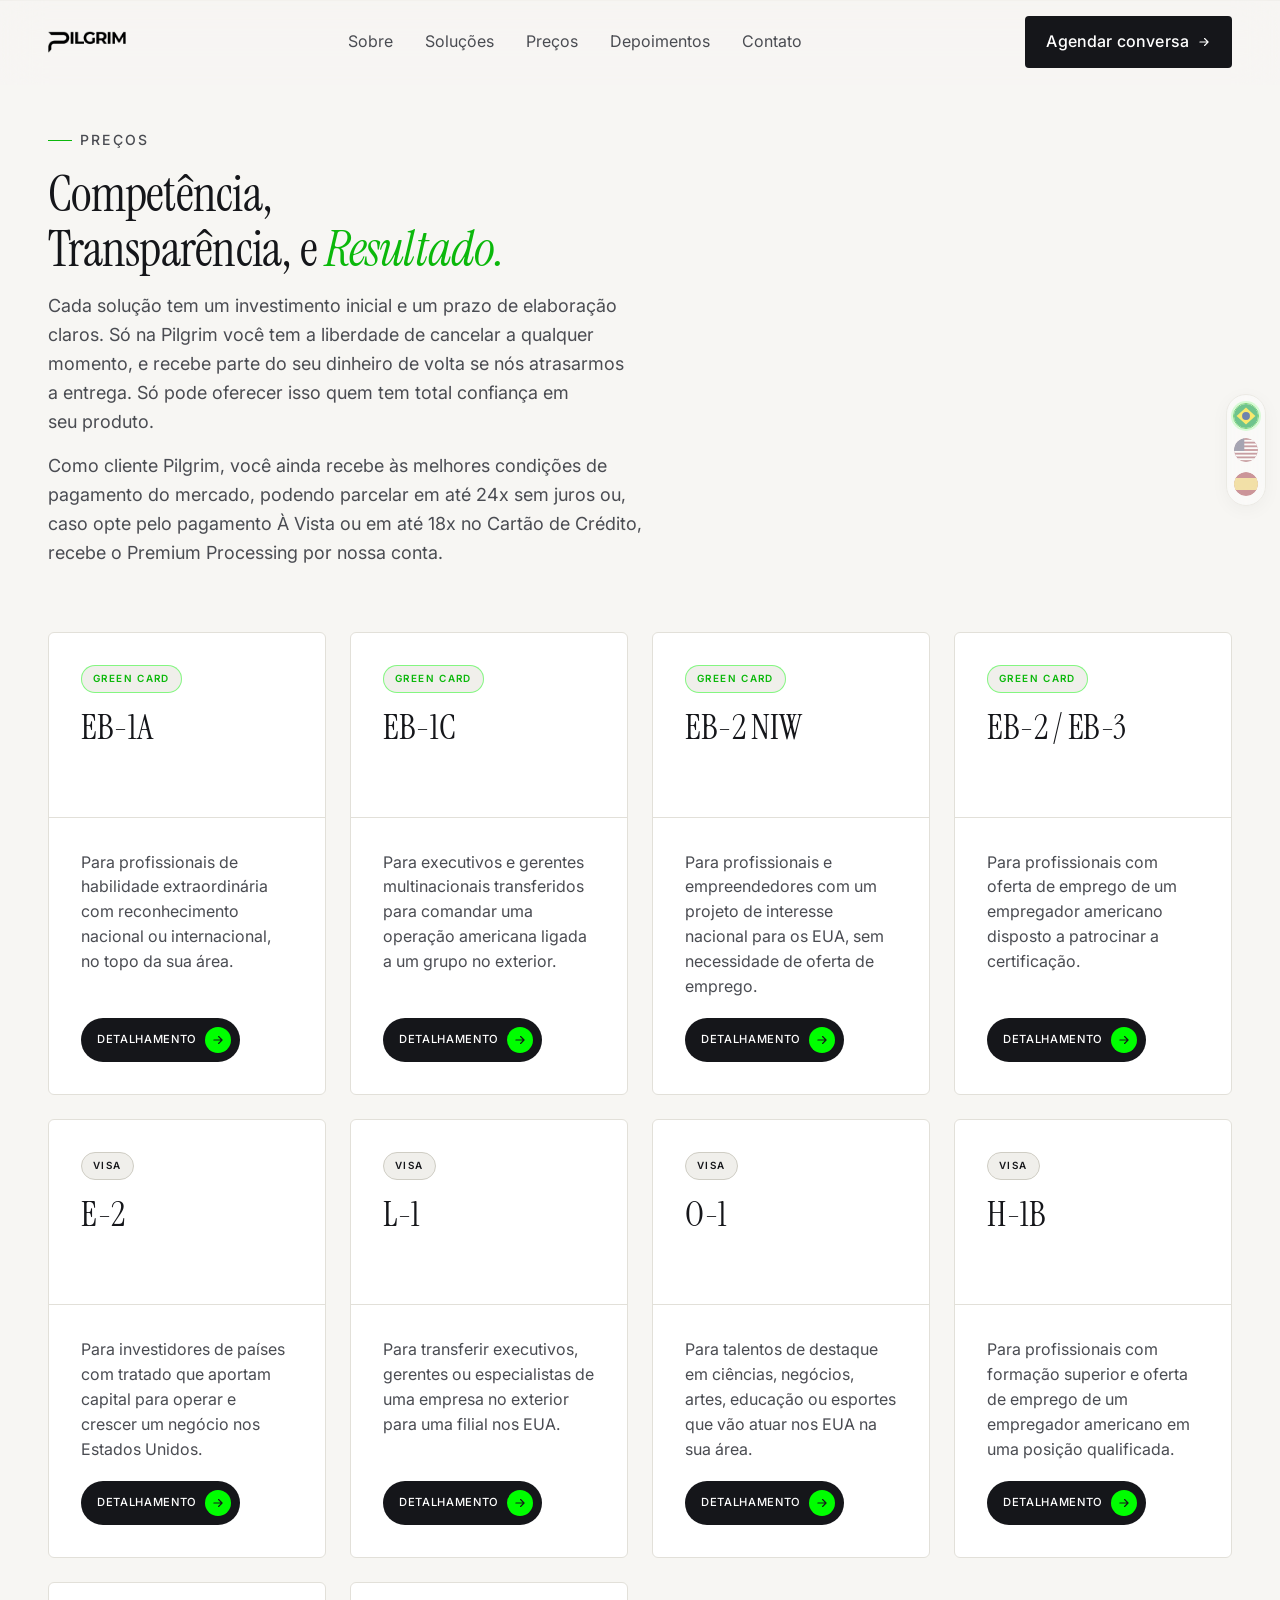
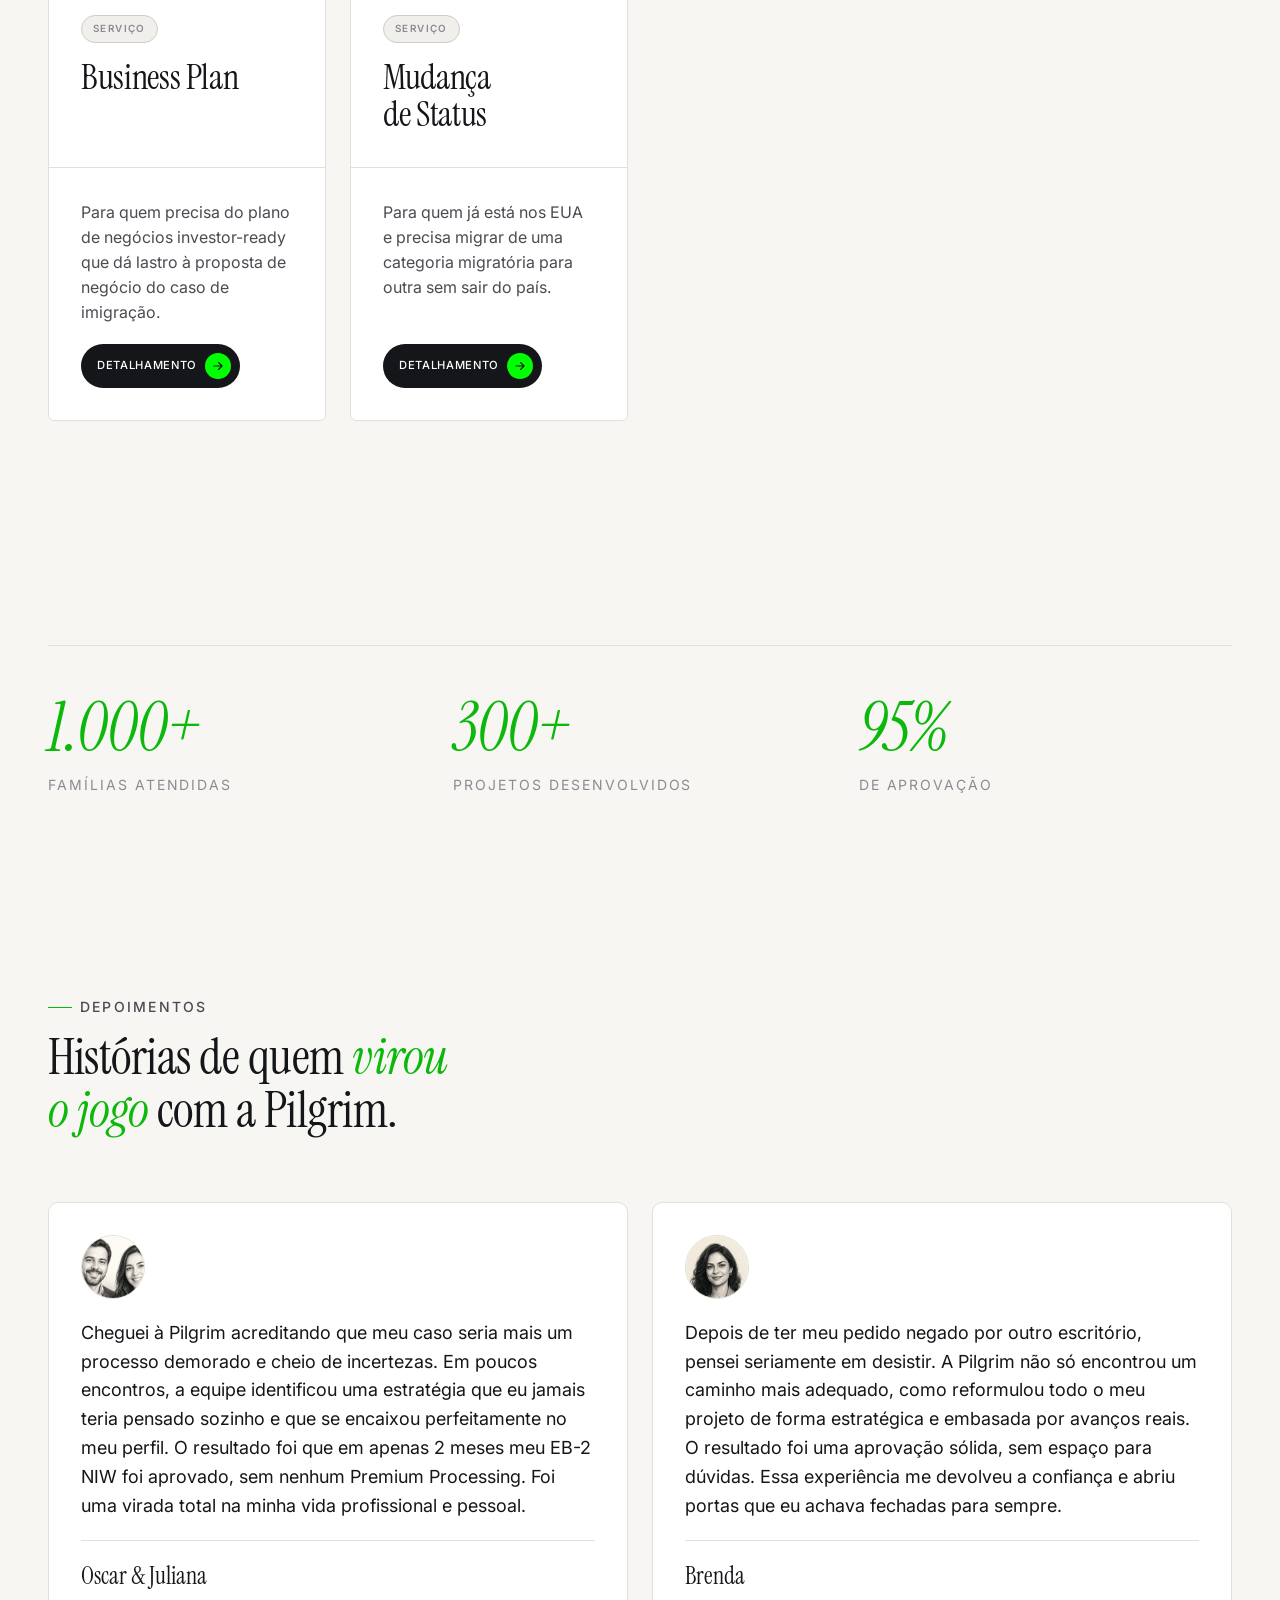
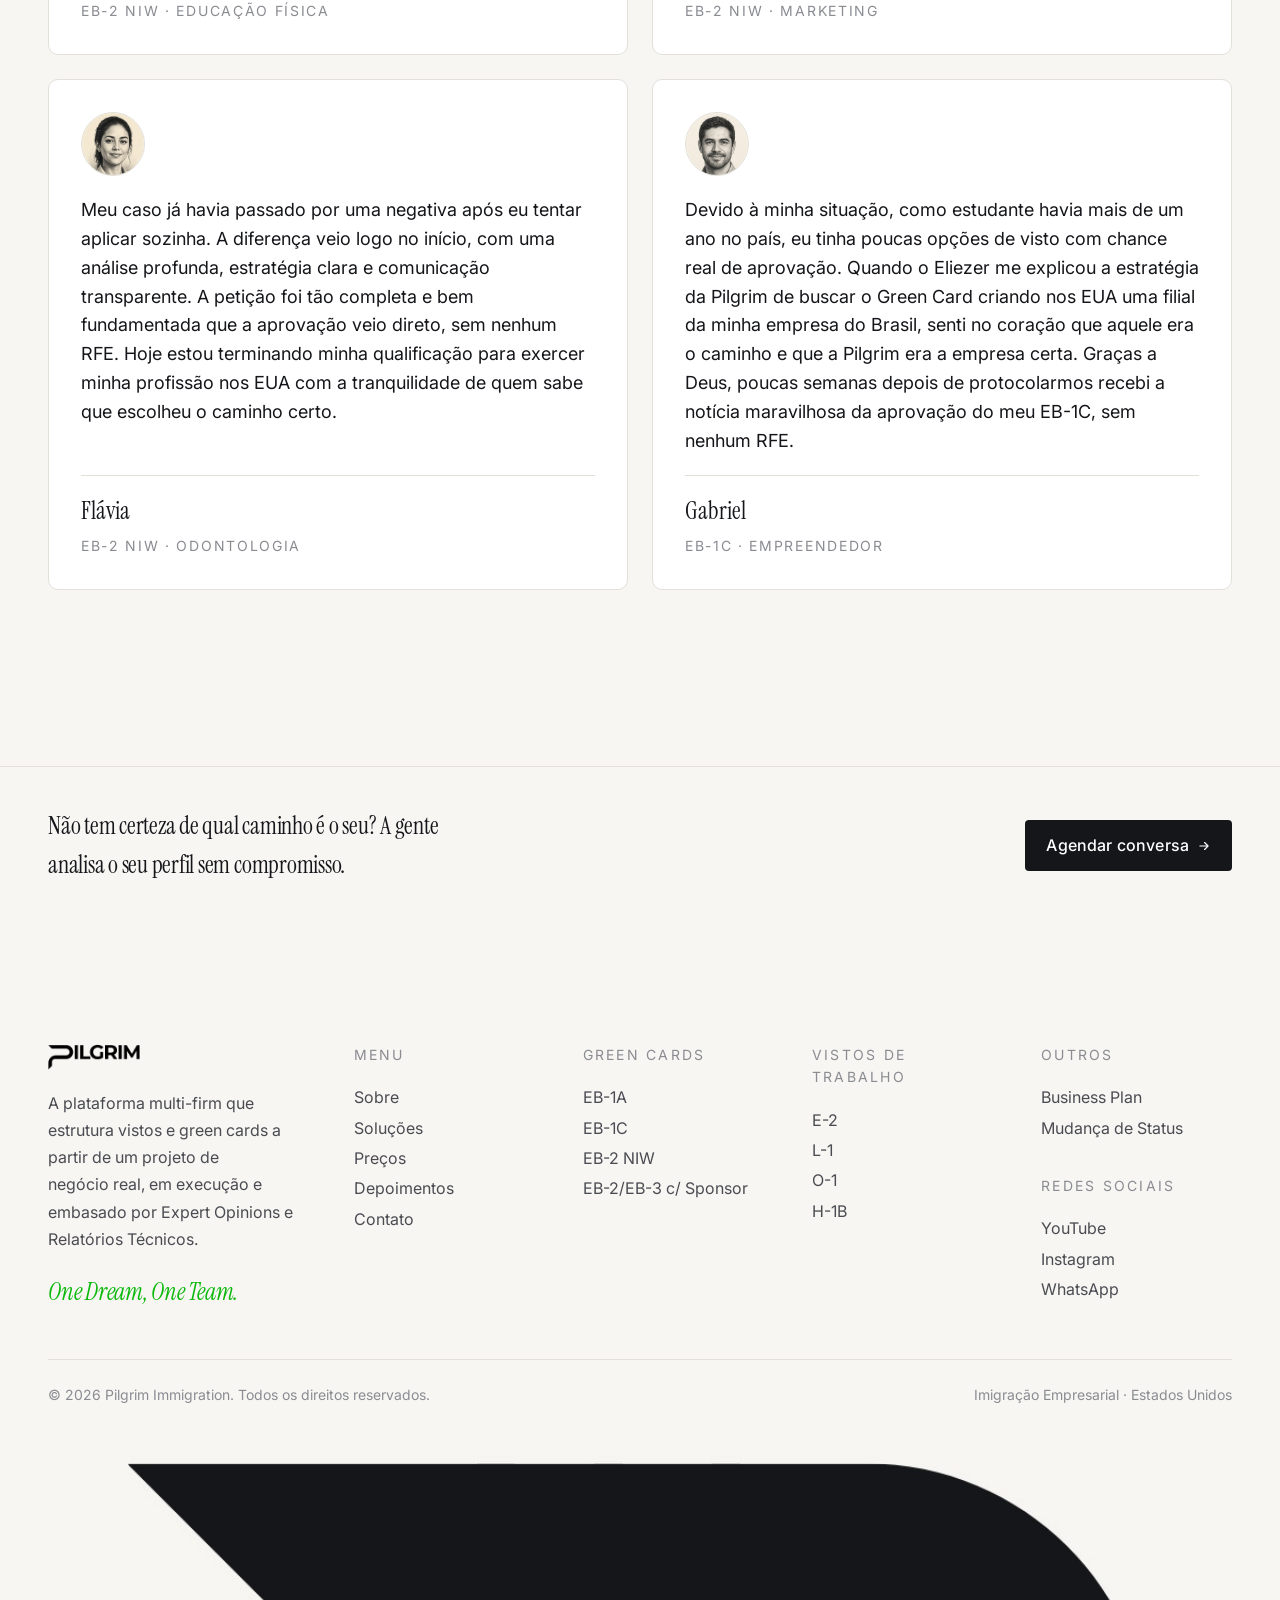
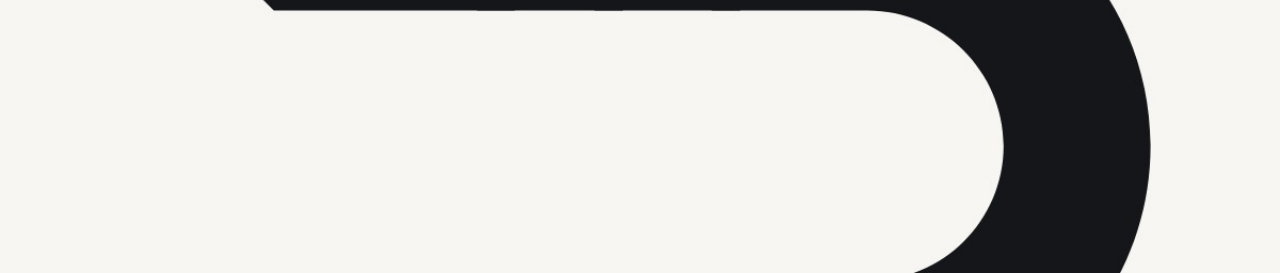
<file: precos.html>
<!doctype html>
<html lang="pt-BR" data-theme="light">
  <head>
    <meta charset="UTF-8" />
    <meta name="viewport" content="width=device-width, initial-scale=1.0" />
    <title>Preços — Pilgrim Immigration</title>
    <meta
      name="description"
      content="Pilgrim Immigration é a plataforma multi-firm que reúne, em um único time, experts de Direito Imigratório, Estratégia de Negócios, Economia e Marketing para estruturar vistos e green cards a partir de um projeto de negócio real."
    />
    <meta property="og:title" content="Pilgrim Immigration — One Dream, One Team" />
    <meta
      property="og:description"
      content="Vistos e green cards a partir de um projeto de negócio real, embasados por Expert Opinions e Relatórios Técnicos."
    />
    <meta property="og:type" content="website" />

    <link rel="preconnect" href="https://fonts.googleapis.com" />
    <link rel="preconnect" href="https://fonts.gstatic.com" crossorigin />
    <link
      rel="stylesheet"
      href="https://fonts.googleapis.com/css2?family=Instrument+Serif:ital@0;1&family=Inter:wght@300;400;500;600&display=swap"
    />

    <link rel="icon" type="image/png" href="./assets/favicon.png" />
    <link rel="apple-touch-icon" href="./assets/pilgrim-p.png" />

    <link rel="stylesheet" href="./base.css" />
    <link rel="stylesheet" href="./style.css" />

    <link rel="alternate" hreflang="pt-BR" href="/precos" />
    <link rel="alternate" hreflang="en" href="/en/pricing" />
    <link rel="alternate" hreflang="es" href="/es/precios" />
    <link rel="alternate" hreflang="x-default" href="/precos" />
  </head>
  <body>
    <a href="#main" class="sr-only">Pular para o conteúdo</a>

    <header class="header" id="site-header">
      <div class="container header__inner">
        <a href="./index.html#top" class="brand" aria-label="Pilgrim Immigration — início">
          <img class="brand__logo" src="./assets/pilgrim-wordmark.png" alt="Pilgrim Immigration" />
        </a>

        <nav class="nav" aria-label="Principal">
          <a href="./index.html#about" class="nav__link">Sobre</a>
          <a href="./index.html#services" class="nav__link">Soluções</a>
          <a href="/precos" class="nav__link is-active">Preços</a>
          <a href="./index.html#depoimentos" class="nav__link">Depoimentos</a>
          <a href="./index.html#contact" class="nav__link">Contato</a>
        </nav>

        <button class="btn btn--primary btn--arrow header__cta" data-open-form data-source="Header — Agendar conversa" type="button">
          Agendar conversa
          <svg viewBox="0 0 24 24" fill="none" stroke="currentColor" stroke-width="2">
            <path d="M5 12h14M13 6l6 6-6 6" stroke-linecap="round" stroke-linejoin="round" />
          </svg>
        </button>

        <button class="hamburger" type="button" data-menu-open aria-label="Abrir menu" aria-expanded="false" aria-controls="mobile-menu">
          <span></span><span></span><span></span>
        </button>
      </div>
    </header>

    <!-- ─── Menu mobile (overlay estilo Ellis) ─── -->
    <div class="mmenu" id="mobile-menu" aria-hidden="true">
      <div class="mmenu__bar container">
        <a href="./index.html#top" class="brand" data-menu-close aria-label="Pilgrim Immigration — início">
          <img class="brand__logo" src="./assets/pilgrim-wordmark.png" alt="Pilgrim Immigration" />
        </a>
        <button class="hamburger hamburger--close" type="button" data-menu-close aria-label="Fechar menu">
          <span></span><span></span>
        </button>
      </div>

      <nav class="mmenu__body container" aria-label="Menu mobile">
        <p class="mmenu__label">Menu</p>
        <ul class="mmenu__list">
          <li><a href="./index.html#about" data-menu-close>Sobre</a></li>
          <li><a href="./index.html#services" data-menu-close>Soluções</a></li>
          <li><a href="/precos" data-menu-close>Preços</a></li>
          <li><a href="./index.html#depoimentos" data-menu-close>Depoimentos</a></li>
          <li><a href="./index.html#contact" data-menu-close>Contato</a></li>
        </ul>

        <p class="mmenu__label mmenu__label--social">Sociais</p>
        <ul class="mmenu__socials">
          <li><a href="https://instagram.com/pilgrimimmigration" target="_blank" rel="noopener noreferrer">Instagram</a></li>
          <li><a href="https://wa.me/15104807774" target="_blank" rel="noopener noreferrer">WhatsApp</a></li>
        </ul>

        <p class="mmenu__copy">© <span data-year>2026</span> Pilgrim Immigration</p>

        <button class="btn btn--primary btn--arrow mmenu__cta" data-open-form data-source="Menu mobile — Agendar conversa" data-menu-close type="button">
          Agendar conversa
          <svg viewBox="0 0 24 24" fill="none" stroke="currentColor" stroke-width="2">
            <path d="M5 12h14M13 6l6 6-6 6" stroke-linecap="round" stroke-linejoin="round" />
          </svg>
        </button>
      </nav>
    </div>

    <main id="main">
      <span id="top"></span>

      <section class="section precos" id="precos">
        <div class="container">
          <div class="precos__head reveal">
            <p class="eyebrow">Preços</p>
            <h2 class="precos__title">Competência, Transparência, e <em>Resultado.</em></h2>
            <p class="precos__desc">
              Cada solução tem um investimento inicial e um prazo de elaboração claros. Só na Pilgrim
              você tem a liberdade de cancelar a qualquer momento, e recebe parte do seu dinheiro de
              volta se nós atrasarmos a entrega. Só pode oferecer isso quem tem total confiança em seu
              produto.
            </p>
            <p class="precos__desc">
              Como cliente Pilgrim, você ainda recebe às melhores condições de pagamento do mercado,
              podendo parcelar em até 24x sem juros ou, caso opte pelo pagamento À Vista ou em até 18x
              no Cartão de Crédito, recebe o Premium Processing por nossa conta.
            </p>
          </div>

          <div class="precos__grid reveal">
            <article class="pcard" data-service="eb1a">
              <div class="pcard__top">
                <div class="pcard__topface">
                  <span class="pcard__badge is-gc">Green Card</span>
                  <h3 class="pcard__name">EB-1A</h3>
                </div>
                <div class="pcard__image" aria-hidden="true">
                  <img src="./assets/card-eb1a.webp" alt="" loading="lazy" />
                </div>
              </div>
              <div class="pcard__foot">
                <p class="pcard__profile">Para profissionais de habilidade extraordinária com reconhecimento nacional ou internacional, no topo da sua área.</p>
                <button class="pcard__detail" type="button" data-open-detail data-service="eb1a" aria-label="Detalhamento de EB-1A">
                  <span class="pcard__detail-label">Detalhamento</span>
                  <svg viewBox="0 0 24 24" fill="none" stroke="currentColor" stroke-width="2"><path d="M5 12h14M13 6l6 6-6 6" stroke-linecap="round" stroke-linejoin="round" /></svg>
                </button>
              </div>
            </article>

            <article class="pcard" data-service="eb1c">
              <div class="pcard__top">
                <div class="pcard__topface">
                  <span class="pcard__badge is-gc">Green Card</span>
                  <h3 class="pcard__name">EB-1C</h3>
                </div>
                <div class="pcard__image" aria-hidden="true">
                  <img src="./assets/card-eb1c.webp" alt="" loading="lazy" />
                </div>
              </div>
              <div class="pcard__foot">
                <p class="pcard__profile">Para executivos e gerentes multinacionais transferidos para comandar uma operação americana ligada a um grupo no exterior.</p>
                <button class="pcard__detail" type="button" data-open-detail data-service="eb1c" aria-label="Detalhamento de EB-1C">
                  <span class="pcard__detail-label">Detalhamento</span>
                  <svg viewBox="0 0 24 24" fill="none" stroke="currentColor" stroke-width="2"><path d="M5 12h14M13 6l6 6-6 6" stroke-linecap="round" stroke-linejoin="round" /></svg>
                </button>
              </div>
            </article>

            <article class="pcard" data-service="eb2niw">
              <div class="pcard__top">
                <div class="pcard__topface">
                  <span class="pcard__badge is-gc">Green Card</span>
                  <h3 class="pcard__name">EB-2 NIW</h3>
                </div>
                <div class="pcard__image" aria-hidden="true">
                  <img src="./assets/card-eb2niw.webp" alt="" loading="lazy" />
                </div>
              </div>
              <div class="pcard__foot">
                <p class="pcard__profile">Para profissionais e empreendedores com um projeto de interesse nacional para os EUA, sem necessidade de oferta de emprego.</p>
                <button class="pcard__detail" type="button" data-open-detail data-service="eb2niw" aria-label="Detalhamento de EB-2 NIW">
                  <span class="pcard__detail-label">Detalhamento</span>
                  <svg viewBox="0 0 24 24" fill="none" stroke="currentColor" stroke-width="2"><path d="M5 12h14M13 6l6 6-6 6" stroke-linecap="round" stroke-linejoin="round" /></svg>
                </button>
              </div>
            </article>

            <article class="pcard" data-service="eb23">
              <div class="pcard__top">
                <div class="pcard__topface">
                  <span class="pcard__badge is-gc">Green Card</span>
                  <h3 class="pcard__name">EB-2 / EB-3</h3>
                </div>
                <div class="pcard__image" aria-hidden="true">
                  <img src="./assets/card-eb23.webp" alt="" loading="lazy" />
                </div>
              </div>
              <div class="pcard__foot">
                <p class="pcard__profile">Para profissionais com oferta de emprego de um empregador americano disposto a patrocinar a certificação.</p>
                <button class="pcard__detail" type="button" data-open-detail data-service="eb23" aria-label="Detalhamento de EB-2 / EB-3">
                  <span class="pcard__detail-label">Detalhamento</span>
                  <svg viewBox="0 0 24 24" fill="none" stroke="currentColor" stroke-width="2"><path d="M5 12h14M13 6l6 6-6 6" stroke-linecap="round" stroke-linejoin="round" /></svg>
                </button>
              </div>
            </article>

            <article class="pcard" data-service="e2">
              <div class="pcard__top">
                <div class="pcard__topface">
                  <span class="pcard__badge is-visa">Visa</span>
                  <h3 class="pcard__name">E-2</h3>
                </div>
                <div class="pcard__image" aria-hidden="true">
                  <img src="./assets/card-e2.webp" alt="" loading="lazy" />
                </div>
              </div>
              <div class="pcard__foot">
                <p class="pcard__profile">Para investidores de países com tratado que aportam capital para operar e crescer um negócio nos Estados Unidos.</p>
                <button class="pcard__detail" type="button" data-open-detail data-service="e2" aria-label="Detalhamento de E-2">
                  <span class="pcard__detail-label">Detalhamento</span>
                  <svg viewBox="0 0 24 24" fill="none" stroke="currentColor" stroke-width="2"><path d="M5 12h14M13 6l6 6-6 6" stroke-linecap="round" stroke-linejoin="round" /></svg>
                </button>
              </div>
            </article>

            <article class="pcard" data-service="l1">
              <div class="pcard__top">
                <div class="pcard__topface">
                  <span class="pcard__badge is-visa">Visa</span>
                  <h3 class="pcard__name">L-1</h3>
                </div>
                <div class="pcard__image" aria-hidden="true">
                  <img src="./assets/card-l1.webp" alt="" loading="lazy" />
                </div>
              </div>
              <div class="pcard__foot">
                <p class="pcard__profile">Para transferir executivos, gerentes ou especialistas de uma empresa no exterior para uma filial nos EUA.</p>
                <button class="pcard__detail" type="button" data-open-detail data-service="l1" aria-label="Detalhamento de L-1">
                  <span class="pcard__detail-label">Detalhamento</span>
                  <svg viewBox="0 0 24 24" fill="none" stroke="currentColor" stroke-width="2"><path d="M5 12h14M13 6l6 6-6 6" stroke-linecap="round" stroke-linejoin="round" /></svg>
                </button>
              </div>
            </article>

            <article class="pcard" data-service="o1">
              <div class="pcard__top">
                <div class="pcard__topface">
                  <span class="pcard__badge is-visa">Visa</span>
                  <h3 class="pcard__name">O-1</h3>
                </div>
                <div class="pcard__image" aria-hidden="true">
                  <img src="./assets/card-o1.webp" alt="" loading="lazy" />
                </div>
              </div>
              <div class="pcard__foot">
                <p class="pcard__profile">Para talentos de destaque em ciências, negócios, artes, educação ou esportes que vão atuar nos EUA na sua área.</p>
                <button class="pcard__detail" type="button" data-open-detail data-service="o1" aria-label="Detalhamento de O-1">
                  <span class="pcard__detail-label">Detalhamento</span>
                  <svg viewBox="0 0 24 24" fill="none" stroke="currentColor" stroke-width="2"><path d="M5 12h14M13 6l6 6-6 6" stroke-linecap="round" stroke-linejoin="round" /></svg>
                </button>
              </div>
            </article>

            <article class="pcard" data-service="h1b">
              <div class="pcard__top">
                <div class="pcard__topface">
                  <span class="pcard__badge is-visa">Visa</span>
                  <h3 class="pcard__name">H-1B</h3>
                </div>
                <div class="pcard__image" aria-hidden="true">
                  <img src="./assets/card-h1b.webp" alt="" loading="lazy" />
                </div>
              </div>
              <div class="pcard__foot">
                <p class="pcard__profile">Para profissionais com formação superior e oferta de emprego de um empregador americano em uma posição qualificada.</p>
                <button class="pcard__detail" type="button" data-open-detail data-service="h1b" aria-label="Detalhamento de H-1B">
                  <span class="pcard__detail-label">Detalhamento</span>
                  <svg viewBox="0 0 24 24" fill="none" stroke="currentColor" stroke-width="2"><path d="M5 12h14M13 6l6 6-6 6" stroke-linecap="round" stroke-linejoin="round" /></svg>
                </button>
              </div>
            </article>

            <article class="pcard" data-service="bp">
              <div class="pcard__top">
                <div class="pcard__topface">
                  <span class="pcard__badge is-svc">Serviço</span>
                  <h3 class="pcard__name">Business Plan</h3>
                </div>
                <div class="pcard__image" aria-hidden="true">
                  <img src="./assets/card-bp.webp" alt="" loading="lazy" />
                </div>
              </div>
              <div class="pcard__foot">
                <p class="pcard__profile">Para quem precisa do plano de negócios investor-ready que dá lastro à proposta de negócio do caso de imigração.</p>
                <button class="pcard__detail" type="button" data-open-detail data-service="bp" aria-label="Detalhamento de Business Plan">
                  <span class="pcard__detail-label">Detalhamento</span>
                  <svg viewBox="0 0 24 24" fill="none" stroke="currentColor" stroke-width="2"><path d="M5 12h14M13 6l6 6-6 6" stroke-linecap="round" stroke-linejoin="round" /></svg>
                </button>
              </div>
            </article>

            <article class="pcard" data-service="status">
              <div class="pcard__top">
                <div class="pcard__topface">
                  <span class="pcard__badge is-svc">Serviço</span>
                  <h3 class="pcard__name">Mudança de Status</h3>
                </div>
                <div class="pcard__image" aria-hidden="true">
                  <img src="./assets/card-status.webp" alt="" loading="lazy" />
                </div>
              </div>
              <div class="pcard__foot">
                <p class="pcard__profile">Para quem já está nos EUA e precisa migrar de uma categoria migratória para outra sem sair do país.</p>
                <button class="pcard__detail" type="button" data-open-detail data-service="status" aria-label="Detalhamento de Mudança de Status">
                  <span class="pcard__detail-label">Detalhamento</span>
                  <svg viewBox="0 0 24 24" fill="none" stroke="currentColor" stroke-width="2"><path d="M5 12h14M13 6l6 6-6 6" stroke-linecap="round" stroke-linejoin="round" /></svg>
                </button>
              </div>
            </article>
          </div>
        </div>
      </section>

      <!-- ─── Resultados ─── -->
      <section class="section presults" aria-label="Resultados">
        <div class="container">
          <div class="presults__grid reveal">
            <div class="presults__item">
              <div class="presults__num"><em>1.000+</em></div>
              <div class="presults__label">famílias atendidas</div>
            </div>
            <div class="presults__item">
              <div class="presults__num"><em>300+</em></div>
              <div class="presults__label">projetos desenvolvidos</div>
            </div>
            <div class="presults__item">
              <div class="presults__num"><em>95%</em></div>
              <div class="presults__label">de aprovação</div>
            </div>
          </div>
        </div>
      </section>

      <!-- ─── Depoimentos (página de preços — grid estático) ─── -->
      <section class="section ptesti" aria-label="Depoimentos de clientes">
        <div class="container">
          <div class="ptesti__head reveal">
            <p class="eyebrow">Depoimentos</p>
            <h2 class="ptesti__title">Histórias de quem <em>virou o jogo</em> com a Pilgrim.</h2>
          </div>
          <div class="ptesti__grid">
            <article class="ptesti__card reveal">
              <div class="ptesti__portrait">
                <img src="./assets/depo-oscar-juliana.webp" alt="Ilustração de Oscar e Juliana" loading="lazy" />
              </div>
              <blockquote class="ptesti__quote">Cheguei à Pilgrim acreditando que meu caso seria mais um processo demorado e cheio de incertezas. Em poucos encontros, a equipe identificou uma estratégia que eu jamais teria pensado sozinho e que se encaixou perfeitamente no meu perfil. O resultado foi que em apenas 2 meses meu EB-2 NIW foi aprovado, sem nenhum Premium Processing. Foi uma virada total na minha vida profissional e pessoal.</blockquote>
              <div class="ptesti__author">
                <span class="ptesti__name">Oscar &amp; Juliana</span>
                <span class="ptesti__role">EB-2 NIW · Educação Física</span>
              </div>
            </article>
            <article class="ptesti__card reveal">
              <div class="ptesti__portrait">
                <img src="./assets/depo-beatriz.webp" alt="Ilustração de Brenda" loading="lazy" />
              </div>
              <blockquote class="ptesti__quote">Depois de ter meu pedido negado por outro escritório, pensei seriamente em desistir. A Pilgrim não só encontrou um caminho mais adequado, como reformulou todo o meu projeto de forma estratégica e embasada por avanços reais. O resultado foi uma aprovação sólida, sem espaço para dúvidas. Essa experiência me devolveu a confiança e abriu portas que eu achava fechadas para sempre.</blockquote>
              <div class="ptesti__author">
                <span class="ptesti__name">Brenda</span>
                <span class="ptesti__role">EB-2 NIW · Marketing</span>
              </div>
            </article>
            <article class="ptesti__card reveal">
              <div class="ptesti__portrait">
                <img src="./assets/depo-larissa.webp" alt="Ilustração de Flávia" loading="lazy" />
              </div>
              <blockquote class="ptesti__quote">Meu caso já havia passado por uma negativa após eu tentar aplicar sozinha. A diferença veio logo no início, com uma análise profunda, estratégia clara e comunicação transparente. A petição foi tão completa e bem fundamentada que a aprovação veio direto, sem nenhum RFE. Hoje estou terminando minha qualificação para exercer minha profissão nos EUA com a tranquilidade de quem sabe que escolheu o caminho certo.</blockquote>
              <div class="ptesti__author">
                <span class="ptesti__name">Flávia</span>
                <span class="ptesti__role">EB-2 NIW · Odontologia</span>
              </div>
            </article>
            <article class="ptesti__card reveal">
              <div class="ptesti__portrait">
                <img src="./assets/depo-rafael.webp" alt="Ilustração de Gabriel" loading="lazy" />
              </div>
              <blockquote class="ptesti__quote">Devido à minha situação, como estudante havia mais de um ano no país, eu tinha poucas opções de visto com chance real de aprovação. Quando o Eliezer me explicou a estratégia da Pilgrim de buscar o Green Card criando nos EUA uma filial da minha empresa do Brasil, senti no coração que aquele era o caminho e que a Pilgrim era a empresa certa. Graças a Deus, poucas semanas depois de protocolarmos recebi a notícia maravilhosa da aprovação do meu EB-1C, sem nenhum RFE.</blockquote>
              <div class="ptesti__author">
                <span class="ptesti__name">Gabriel</span>
                <span class="ptesti__role">EB-1C · Empreendedor</span>
              </div>
            </article>

          </div>
        </div>
      </section>

      <!-- ─── CTA "Não tem certeza" ─── -->
      <section class="section--tight precos-cta" id="contact-precos">
        <div class="container precos-cta__inner reveal">

            <p class="precos__cta-text">
              Não tem certeza de qual caminho é o seu? A gente analisa o seu perfil sem compromisso.
            </p>
            <button class="btn btn--primary btn--arrow" data-open-form data-source="Preços — Agendar conversa" type="button">
              Agendar conversa
              <svg viewBox="0 0 24 24" fill="none" stroke="currentColor" stroke-width="2">
                <path d="M5 12h14M13 6l6 6-6 6" stroke-linecap="round" stroke-linejoin="round" />
              </svg>
            </button>
        </div>
      </section>

<footer class="footer">
        <div class="container">
          <div class="footer__grid">
            <div class="footer__brand">
              <img class="footer__logo" src="./assets/pilgrim-wordmark.png" alt="Pilgrim Immigration" />
              <p class="footer__tag">
                A plataforma multi-firm que estrutura vistos e green cards a partir de um projeto de
                negócio real, em execução e embasado por Expert Opinions e Relatórios Técnicos.
              </p>
              <p class="footer__slogan"><em>One Dream, One Team.</em></p>
            </div>

            <nav class="footer__col" aria-label="Menu">
              <div class="footer__col-title">Menu</div>
              <a href="./index.html#about">Sobre</a>
              <a href="./index.html#services">Soluções</a>
              <a href="/precos">Preços</a>
              <a href="./index.html#depoimentos">Depoimentos</a>
              <a href="./index.html#contact">Contato</a>
            </nav>

            <nav class="footer__col" aria-label="Green Cards">
              <div class="footer__col-title">Green Cards</div>
              <button type="button" class="footer__link" data-open-detail data-service="eb1a">EB-1A</button>
              <button type="button" class="footer__link" data-open-detail data-service="eb1c">EB-1C</button>
              <button type="button" class="footer__link" data-open-detail data-service="eb2niw">EB-2 NIW</button>
              <button type="button" class="footer__link" data-open-detail data-service="eb23">EB-2/EB-3 c/ Sponsor</button>
            </nav>

            <nav class="footer__col" aria-label="Vistos de Trabalho">
              <div class="footer__col-title">Vistos de Trabalho</div>
              <button type="button" class="footer__link" data-open-detail data-service="e2">E-2</button>
              <button type="button" class="footer__link" data-open-detail data-service="l1">L-1</button>
              <button type="button" class="footer__link" data-open-detail data-service="o1">O-1</button>
              <button type="button" class="footer__link" data-open-detail data-service="h1b">H-1B</button>
            </nav>

            <nav class="footer__col" aria-label="Outros">
              <div class="footer__col-title">Outros</div>
              <button type="button" class="footer__link" data-open-detail data-service="bp">Business Plan</button>
              <button type="button" class="footer__link" data-open-detail data-service="status">Mudança de Status</button>

              <div class="footer__col-title footer__col-title--social">Redes Sociais</div>
              <a href="https://www.youtube.com/@pilgrimimmigration" target="_blank" rel="noopener noreferrer">YouTube</a>
              <a href="https://instagram.com/pilgrimimmigration" target="_blank" rel="noopener noreferrer">Instagram</a>
              <a href="https://wa.me/15104807774" target="_blank" rel="noopener noreferrer">WhatsApp</a>
            </nav>
          </div>

          <div class="footer__bottom">
            <span>© <span id="year">2026</span> Pilgrim Immigration. Todos os direitos reservados.</span>
            <span>Imigração Empresarial · Estados Unidos</span>
          </div>
        </div>

        <!-- P gigante cortado de ponta a ponta (estilo Ellis) -->
        <div class="footer__bigmark" aria-hidden="true">
          <img src="./assets/pilgrim-p-footer.jpg" alt="" />
        </div>
      </footer>
    </main>

    <!-- ─── Detalhamento Modal (estilo Ellis, 2 abas) ─── -->
    <div
      class="modal modal--detail"
      id="detail-modal"
      role="dialog"
      aria-modal="true"
      aria-labelledby="detail-modal-title"
      hidden
    >
      <div class="dmodal">
        <button class="modal__close dmodal__close" data-close-modal aria-label="Fechar" type="button">
          <svg width="18" height="18" viewBox="0 0 24 24" fill="none" stroke="currentColor" stroke-width="1.8">
            <path d="M6 6l12 12M18 6L6 18" stroke-linecap="round" />
          </svg>
        </button>

        <!-- Lado esquerdo: cartao grande + promessa -->
        <div class="dmodal__left">
          <div class="dmodal__card">
            <img id="detail-card-img" src="./assets/card-eb1a.webp" alt="" />
          </div>
          <div class="dmodal__promise">
            <span class="dmodal__promise-title">Nossa promessa</span>
            <ul class="dmodal__promise-list" id="detail-promise-list"><!-- preenchido via JS --></ul>
          </div>
        </div>

        <!-- Lado direito: detalhamento -->
        <div class="dmodal__right">
          <div class="dmodal__rhead">
            <span class="dmodal__crumb">Detalhamento <i>&middot;</i> <span id="detail-badge">Green Card</span></span>
          </div>

          <h2 class="dmodal__title" id="detail-modal-title">EB-1A</h2>

          <div class="dmodal__tabs" role="tablist" aria-label="Detalhamento">
            <button class="dmodal__tab is-active" type="button" role="tab" data-tab="invest">Investimento</button>
            <button class="dmodal__tab" type="button" role="tab" data-tab="prazos">Prazos</button>
          </div>

          <div class="dmodal__panels">
            <!-- Aba Investimento: 2x2 (linha = pacote, col1 nome, col2 valor) -->
            <div class="dmodal__panel" id="detail-pane-invest" role="tabpanel">
              <table class="dtable">
                <tbody id="detail-invest-body"><!-- preenchido via JS --></tbody>
              </table>
            </div>

            <!-- Aba Prazos: col1 forma de pagamento, col2 prazo (linhas via JS) -->
            <div class="dmodal__panel" id="detail-pane-prazos" role="tabpanel" hidden>
              <table class="dtable">
                <tbody id="detail-prazos-body"><!-- preenchido via JS --></tbody>
              </table>
              <p class="dmodal__disclaimer">
                O prazo indicado é o tempo de elaboração após o recebimento de toda a documentação e
                das informações necessárias para o caso.
              </p>
            </div>
          </div>
        </div>

        <!-- Rodape fixo: a partir de + CTA -->
        <div class="dmodal__foot">
          <div class="dmodal__total">
            <span class="dmodal__total-label">A partir de</span>
            <span class="dmodal__total-value" id="detail-from"><em>$</em>10.000</span>
          </div>
          <button class="btn btn--accent btn--arrow" type="button" id="detail-cta" data-open-form>
            Baixar Apresentação
            <svg viewBox="0 0 24 24" fill="none" stroke="currentColor" stroke-width="2">
              <path d="M5 12h14M13 6l6 6-6 6" stroke-linecap="round" stroke-linejoin="round" />
            </svg>
          </button>
        </div>
      </div>
    </div>

    <!-- ─── Contact / Lead Form Modal ─── -->
    <div
      class="modal"
      id="contact-modal"
      role="dialog"
      aria-modal="true"
      aria-labelledby="contact-modal-title"
      hidden
    >
      <div class="modal__panel">
        <button class="modal__close" data-close-modal aria-label="Fechar" type="button">
          <svg width="18" height="18" viewBox="0 0 24 24" fill="none" stroke="currentColor" stroke-width="1.8">
            <path d="M6 6l12 12M18 6L6 18" stroke-linecap="round" />
          </svg>
        </button>

        <p class="eyebrow" style="margin-bottom: var(--space-4)">Apresentação gratuita</p>
        <h2 class="modal__title" id="contact-modal-title">
          Vamos falar sobre o seu <em>caso.</em>
        </h2>
        <p class="modal__sub">
          Deixe alguns dados e a gente entra em contato para agendar a sua apresentação. Os campos
          marcados com <span style="color: var(--color-accent-dim)">*</span> são obrigatórios.
        </p>

        <form class="form" id="contact-form" novalidate>
          <input type="hidden" name="interesse" id="f-interesse" value="" />

          <div class="form__row">
            <div class="field">
              <label class="field__label" for="f-name"
                >Nome completo <span class="req">*</span></label
              >
              <input
                type="text"
                class="field__input"
                id="f-name"
                name="full_name"
                required
                autocomplete="name"
              />
            </div>
            <div class="field">
              <label class="field__label" for="f-email"
                >E-mail <span class="req">*</span></label
              >
              <input
                type="email"
                class="field__input"
                id="f-email"
                name="email"
                required
                autocomplete="email"
              />
            </div>
          </div>

          <div class="form__row">
            <div class="field">
              <label class="field__label" for="f-phone"
                >Telefone / WhatsApp <span class="req">*</span></label
              >
              <input
                type="tel"
                class="field__input"
                id="f-phone"
                name="phone"
                required
                autocomplete="tel"
                placeholder="+55 (__) _____-____"
              />
            </div>
            <div class="field">
              <label class="field__label" for="f-interest-display"
                >Solução de interesse <span class="opt">automático</span></label
              >
              <input
                type="text"
                class="field__input"
                id="f-interest-display"
                readonly
                placeholder="—"
              />
            </div>
          </div>

          <div class="field">
            <label class="field__label" for="f-stage"
              >Situação atual <span class="opt">opcional</span></label
            >
            <select class="field__select" id="f-stage" name="stage">
              <option value="">Selecione…</option>
              <option value="Fora dos EUA">Estou fora dos EUA</option>
              <option value="Nos EUA">Já estou nos EUA</option>
              <option value="Empresa em operação">Tenho empresa em operação</option>
              <option value="Outro">Outro</option>
            </select>
          </div>

          <div class="field">
            <label class="field__label" for="f-notes"
              >Conte um pouco sobre o seu caso <span class="opt">opcional</span></label
            >
            <textarea
              class="field__textarea"
              id="f-notes"
              name="notes"
              rows="4"
              placeholder="Qualquer informação que ajude a entender o seu objetivo antes da conversa."
            ></textarea>
          </div>

          <div class="form__actions">
            <p class="form__note">
              Seus dados são enviados de forma privada para a Pilgrim Immigration. Não
              compartilhamos nem revendemos seus contatos.
            </p>
            <button class="btn btn--primary btn--arrow" type="submit" id="submit-btn">
              <span class="btn-label">Enviar solicitação</span>
              <svg viewBox="0 0 24 24" fill="none" stroke="currentColor" stroke-width="2">
                <path d="M5 12h14M13 6l6 6-6 6" stroke-linecap="round" stroke-linejoin="round" />
              </svg>
            </button>
          </div>

          <div class="form__status" id="form-status" role="status" aria-live="polite"></div>
        </form>
      </div>
    </div>

    <script src="./app.js"></script>
  <script data-pplx-inline-edit>
(function () {
  if (window === window.top) return;

  const allowedParentOrigins = ["https://www.perplexity.ai","https://perplexity.ai","https://testing.perplexity.ai","https://staging.perplexity.ai","https://*.preview.i.perplexity.ai","http://localhost:3000","http://127.0.0.1:3000","http://localhost:5173","http://127.0.0.1:5173"];
  const MAX_FONT_BYTES = 500 * 1024;
  const MAX_TOTAL_FONT_BYTES = 2 * 1024 * 1024;
  let scrollForwarding = false;
  let scrollRaf = 0;
  let trustedTopOrigin = null;

  // Allow entries like "https://*.preview.i.perplexity.ai" — the wildcard
  // matches a single DNS label (no dots), so "https://*.foo" cannot stretch
  // across multiple labels.
  function matchesAllowedOrigin(origin) {
    if (!origin) return false;
    for (const entry of allowedParentOrigins) {
      if (!entry.includes("*")) {
        if (entry === origin) return true;
        continue;
      }
      const pattern = new RegExp(
        "^" +
          entry.replace(/[.+?^${}()|[\]\\]/g, "\\$&").replace(/\*/g, "[^.]+") +
          "$",
      );
      if (pattern.test(origin)) return true;
    }
    return false;
  }

  // Trust decision: when the sender is same-origin-visible (event.origin is a
  // real origin like https://www.perplexity.ai) we trust event.origin directly.
  // When event.origin is "null" (opaque broker srcdoc), we fall back to the
  // broker's stamped `parentOrigin` to identify the top window. The fallback
  // is claim-only — we rely on the browser's native `targetOrigin` enforcement
  // on the response path (see postToTrustedTop) to ensure replies can't be
  // delivered to anyone but the actual top window of that claimed origin.
  function getTrustedParentOrigin(event) {
    const forwardedParentOrigin =
      typeof event.data.parentOrigin === "string" ? event.data.parentOrigin : null;
    const parentOrigin = event.origin === "null" ? forwardedParentOrigin : event.origin;
    return matchesAllowedOrigin(parentOrigin) ? parentOrigin : null;
  }

  // All responses go to window.top with targetOrigin = the allowlisted origin.
  // An attacker that iframes us inside their own null-origin broker can claim
  // any parentOrigin they like, but the browser will drop the reply whenever
  // the real top's origin doesn't match — so the screenshot never leaves.
  function postToTrustedTop(message) {
    if (!trustedTopOrigin) return;
    try {
      window.top.postMessage(message, trustedTopOrigin);
    } catch (_error) {}
  }

  function inlineAll(original, clone) {
    if (original.nodeType !== 1 || clone.nodeType !== 1) return;

    try {
      const computedStyle = getComputedStyle(original);
      // cssText on a computed style is the serialized declaration in modern
      // Chromium/Safari — a single read beats enumerating ~400 longhand
      // properties. Firefox returns "" here, so we fall back on empty.
      const serialized = computedStyle.cssText;
      if (serialized) {
        clone.style.cssText = serialized;
      } else {
        const parts = new Array(computedStyle.length);
        for (let index = 0; index < computedStyle.length; index += 1) {
          const property = computedStyle[index];
          parts[index] = `${property}:${computedStyle.getPropertyValue(property)};`;
        }
        clone.style.cssText = parts.join("");
      }
    } catch (_error) {}

    const originalChildren = original.children;
    const clonedChildren = clone.children;
    for (
      let index = 0;
      index < originalChildren.length && index < clonedChildren.length;
      index += 1
    ) {
      inlineAll(originalChildren[index], clonedChildren[index]);
    }
  }

  function extractFontUrl(srcValue) {
    const matches = [
      ...srcValue.matchAll(
        /url\(["']?([^"')]+)["']?\)(?:\s*format\(["']?([^"')]+)["']?\))?/gi,
      ),
    ];
    if (matches.length === 0) return null;
    const woff2 = matches.find((m) => m[2] && m[2].toLowerCase().includes("woff2"));
    if (woff2) return woff2[1];
    const woff = matches.find((m) => m[2] && m[2].toLowerCase().includes("woff"));
    if (woff) return woff[1];
    return matches[0][1];
  }

  // Cache resolved font URL -> data URI across captures. Fonts on a page
  // essentially never change, and a batch run emits multiple captures back to
  // back — without this we'd refetch + re-base64 every time.
  const fontDataUriCache = new Map();
  const SRC_DECLARATION_RE = /src\s*:\s*[^;}]+/i;

  async function fetchAsDataUri(url) {
    if (fontDataUriCache.has(url)) return fontDataUriCache.get(url);
    let dataUri = null;
    try {
      const response = await fetch(url, { mode: "cors", credentials: "omit" });
      if (response.ok) {
        const blob = await response.blob();
        if (blob.size <= MAX_FONT_BYTES) {
          dataUri = await new Promise((resolve) => {
            const reader = new FileReader();
            reader.onloadend = () =>
              resolve(typeof reader.result === "string" ? reader.result : null);
            reader.onerror = () => resolve(null);
            reader.readAsDataURL(blob);
          });
        }
      }
    } catch (_error) {
      dataUri = null;
    }
    fontDataUriCache.set(url, dataUri);
    return dataUri;
  }

  function collectFontFaceRuleTexts() {
    const rules = [];
    for (const sheet of document.styleSheets) {
      let cssRules;
      try {
        cssRules = sheet.cssRules;
      } catch (_error) {
        continue;
      }
      if (!cssRules) continue;
      for (const rule of cssRules) {
        const cssText = rule.cssText || "";
        if (cssText.startsWith("@font-face")) rules.push(cssText);
      }
    }
    return rules;
  }

  async function buildInlinedFontCss() {
    const ruleTexts = collectFontFaceRuleTexts();
    if (ruleTexts.length === 0) return null;

    const resolved = ruleTexts.map((cssText) => {
      if (!SRC_DECLARATION_RE.test(cssText)) return null;
      const srcMatch = cssText.match(/src\s*:\s*([^;}]+)[;}]/i);
      if (!srcMatch) return null;
      const url = extractFontUrl(srcMatch[1]);
      if (!url) return null;
      try {
        return { cssText, url: new URL(url, document.baseURI).href };
      } catch (_error) {
        return null;
      }
    });

    const dataUris = await Promise.all(
      resolved.map((entry) => (entry ? fetchAsDataUri(entry.url) : Promise.resolve(null))),
    );

    const inlined = [];
    let totalBytes = 0;
    for (let index = 0; index < resolved.length; index += 1) {
      const entry = resolved[index];
      const dataUri = dataUris[index];
      if (!entry || !dataUri) continue;
      const approxBytes = dataUri.length * 0.75;
      if (totalBytes + approxBytes > MAX_TOTAL_FONT_BYTES) break;
      totalBytes += approxBytes;
      inlined.push(entry.cssText.replace(SRC_DECLARATION_RE, `src: url("${dataUri}")`));
    }
    return inlined.length > 0 ? inlined.join("\n") : null;
  }

  function stripExternal(clone) {
    const images = clone.querySelectorAll("img");
    for (let index = 0; index < images.length; index += 1) {
      const src = images[index].getAttribute("src");
      if (src && !src.startsWith("data:")) images[index].removeAttribute("src");
    }

    const elements = clone.querySelectorAll("*");
    for (let index = 0; index < elements.length; index += 1) {
      const style = elements[index].style.cssText;
      if (style && style.includes("url(")) {
        elements[index].style.cssText = style.replace(
          /url\(["']?(?!data:)[^)"']*["']?\)/gi,
          "none",
        );
      }
    }
  }

  function emitScroll() {
    scrollRaf = 0;
    if (!scrollForwarding) return;
    postToTrustedTop({
      type: "INLINE_EDIT_SCROLL",
      scrollX: window.scrollX,
      scrollY: window.scrollY,
    });
  }

  window.addEventListener(
    "scroll",
    function () {
      if (!scrollForwarding || scrollRaf) return;
      scrollRaf = requestAnimationFrame(emitScroll);
    },
    { passive: true, capture: true },
  );

  async function handleCaptureRequest(event) {
    const requestId = event.data.requestId;
    const scrollX = window.scrollX;
    const scrollY = window.scrollY;
    const width = window.innerWidth;
    const height = window.innerHeight;

    function postResult(dataUrl) {
      postToTrustedTop({
        type: "INLINE_EDIT_SCREENSHOT_RESULT",
        requestId,
        dataUrl,
        scrollX,
        scrollY,
      });
    }

    try {
      // Wait for any pending web fonts to resolve so both inline metrics and
      // the @font-face inlining below see the same loaded faces.
      if (document.fonts && document.fonts.ready) {
        try {
          await document.fonts.ready;
        } catch (_error) {}
      }

      const clone = document.documentElement.cloneNode(true);
      inlineAll(document.documentElement, clone);

      const removedNodes = clone.querySelectorAll("script,link[rel=\"stylesheet\"],style");
      for (let index = 0; index < removedNodes.length; index += 1) {
        removedNodes[index].remove();
      }

      stripExternal(clone);

      // Re-embed web fonts as data-URI @font-face rules so the SVG rasterizer
      // can resolve them — external font URLs aren't fetched during
      // foreignObject rendering, which would otherwise force a fallback face
      // and change text metrics.
      const inlinedFontCss = await buildInlinedFontCss();
      if (inlinedFontCss) {
        const styleEl = document.createElement("style");
        styleEl.textContent = inlinedFontCss;
        const head = clone.querySelector("head");
        if (head) head.appendChild(styleEl);
        else clone.insertBefore(styleEl, clone.firstChild);
      }

      const html = new XMLSerializer().serializeToString(clone);
      const svg =
        `<svg xmlns="http://www.w3.org/2000/svg" width="${width}" height="${height}">` +
        '<foreignObject width="100%" height="100%">' +
        `<div xmlns="http://www.w3.org/1999/xhtml" style="width:${width}px;height:${height}px;overflow:hidden">` +
        `<div style="position:relative;left:-${scrollX}px;top:-${scrollY}px">` +
        html +
        "</div></div></foreignObject></svg>";
      const svgUrl = `data:image/svg+xml;charset=utf-8,${encodeURIComponent(svg)}`;
      const image = new Image();
      image.onload = function () {
        const canvas = document.createElement("canvas");
        canvas.width = width;
        canvas.height = height;
        canvas.getContext("2d").drawImage(image, 0, 0);
        postResult(canvas.toDataURL("image/png"));
      };
      image.onerror = function () {
        postResult(null);
      };
      image.src = svgUrl;
    } catch (_error) {
      postResult(null);
    }
  }

  window.addEventListener("message", function (event) {
    if (!event.data) return;
    // Only accept messages from the direct parent frame. Blocks sibling /
    // unrelated-window postMessage senders that could otherwise reach us.
    if (event.source !== window.parent) return;

    const trustedParentOrigin = getTrustedParentOrigin(event);
    if (!trustedParentOrigin) return;
    trustedTopOrigin = trustedParentOrigin;

    if (event.data.type === "INLINE_EDIT_SCROLL_START") {
      scrollForwarding = true;
      emitScroll();
      return;
    }

    if (event.data.type === "INLINE_EDIT_SCROLL_STOP") {
      scrollForwarding = false;
      if (scrollRaf) cancelAnimationFrame(scrollRaf);
      scrollRaf = 0;
      return;
    }

    if (event.data.type !== "INLINE_EDIT_CAPTURE_REQUEST") return;

    handleCaptureRequest(event);
  });
})();


</script></body>
</html>
</file>
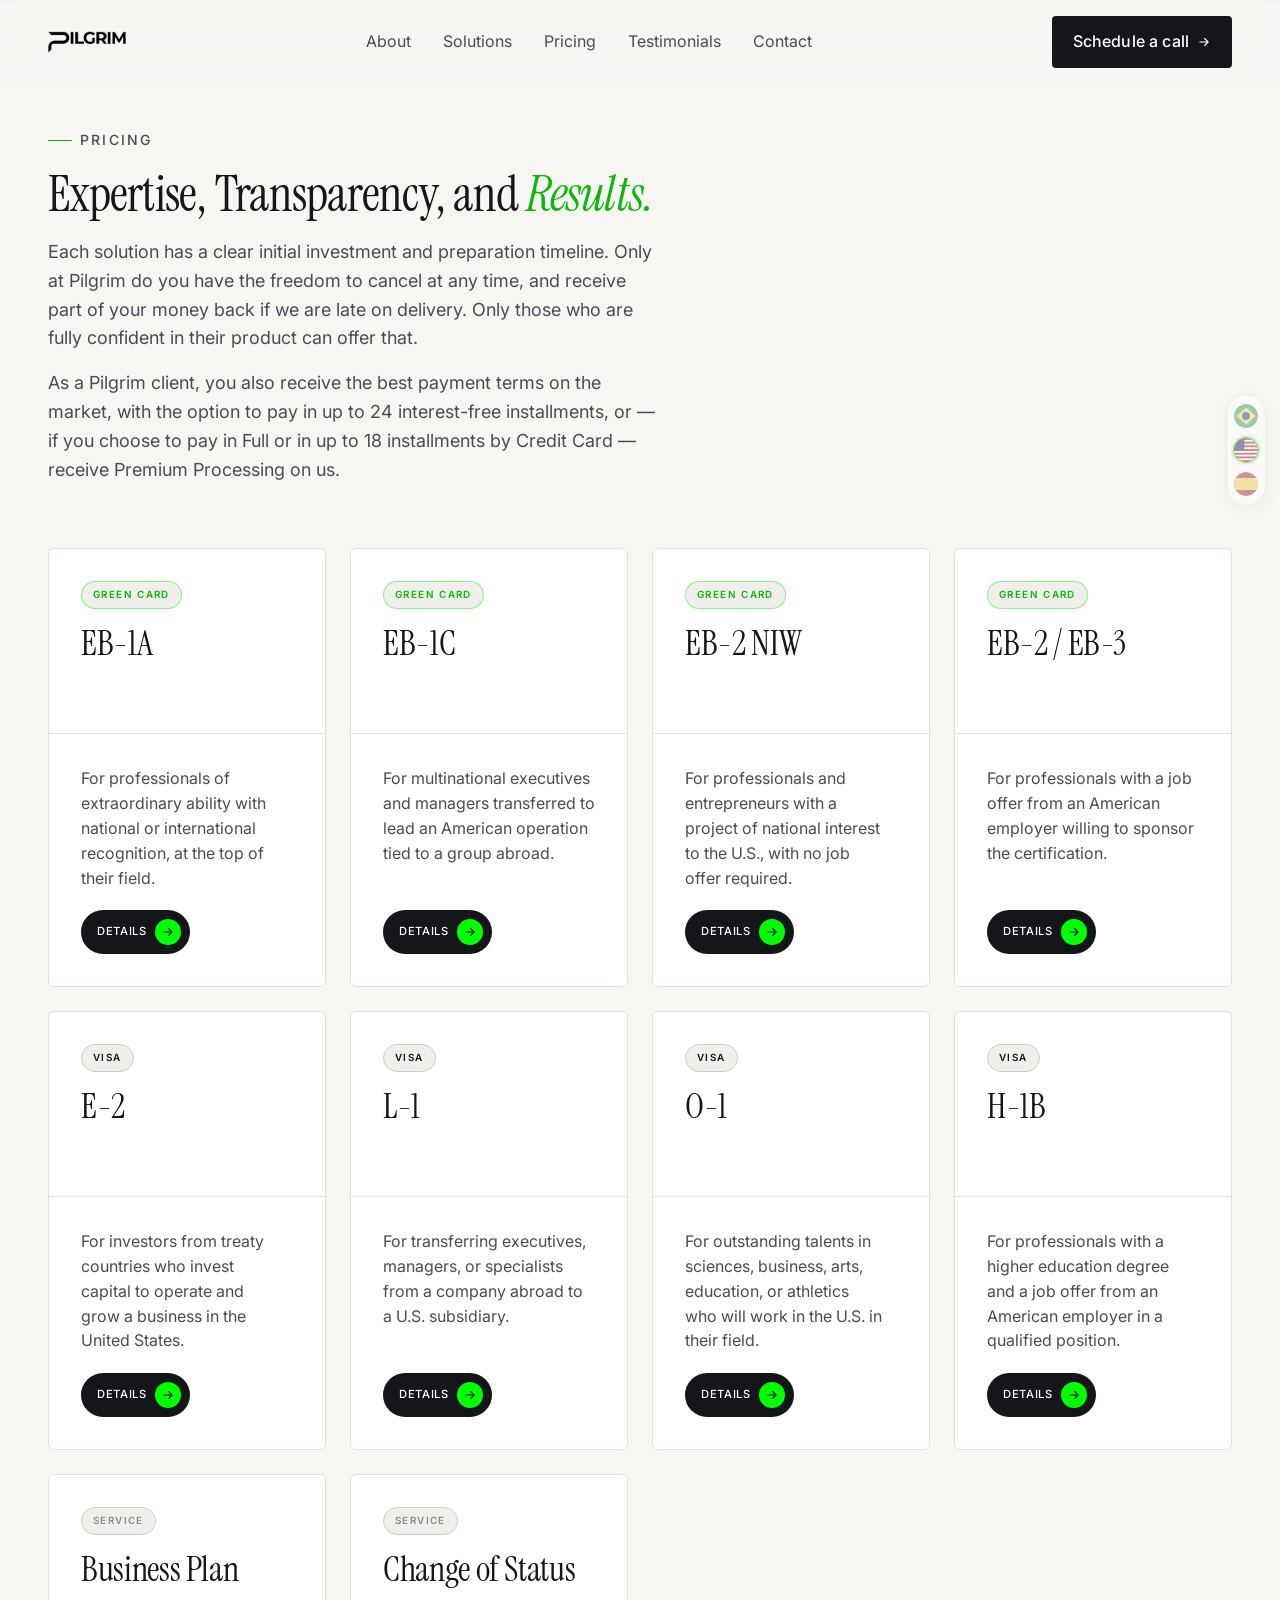
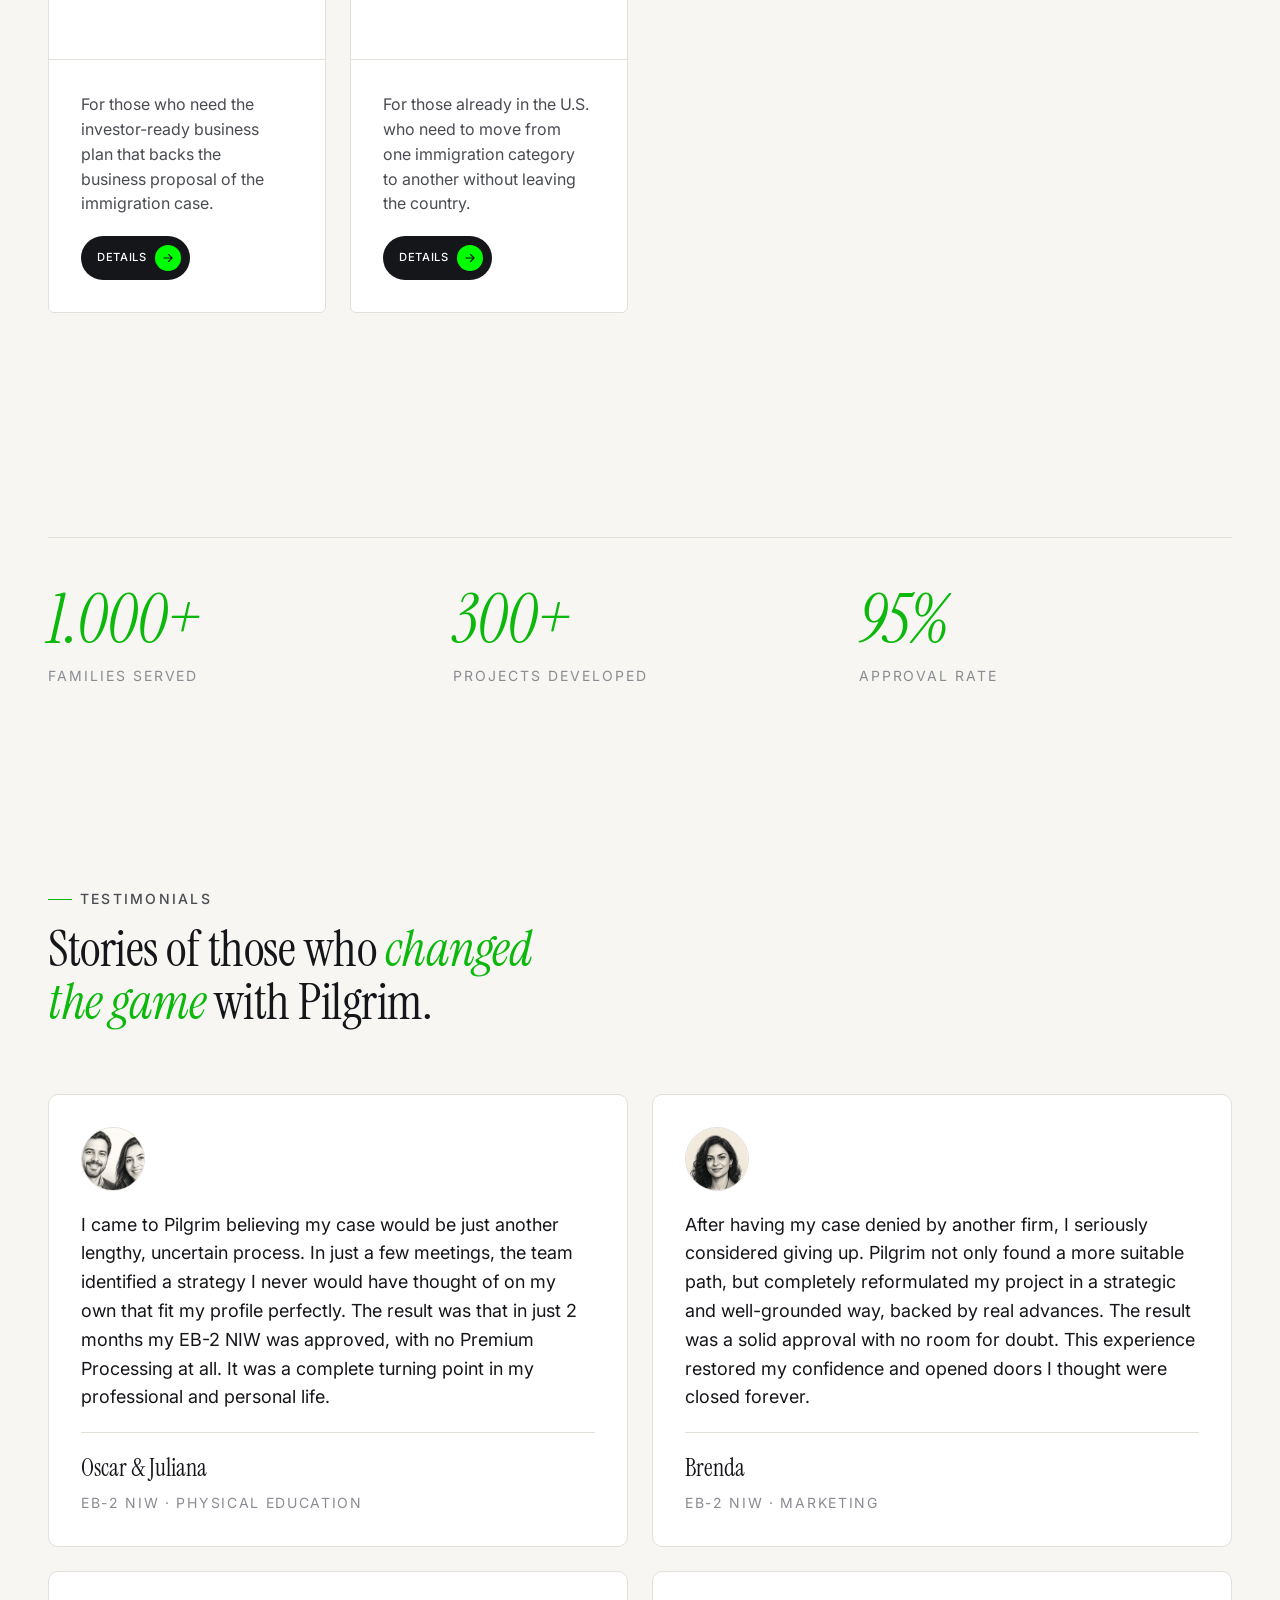
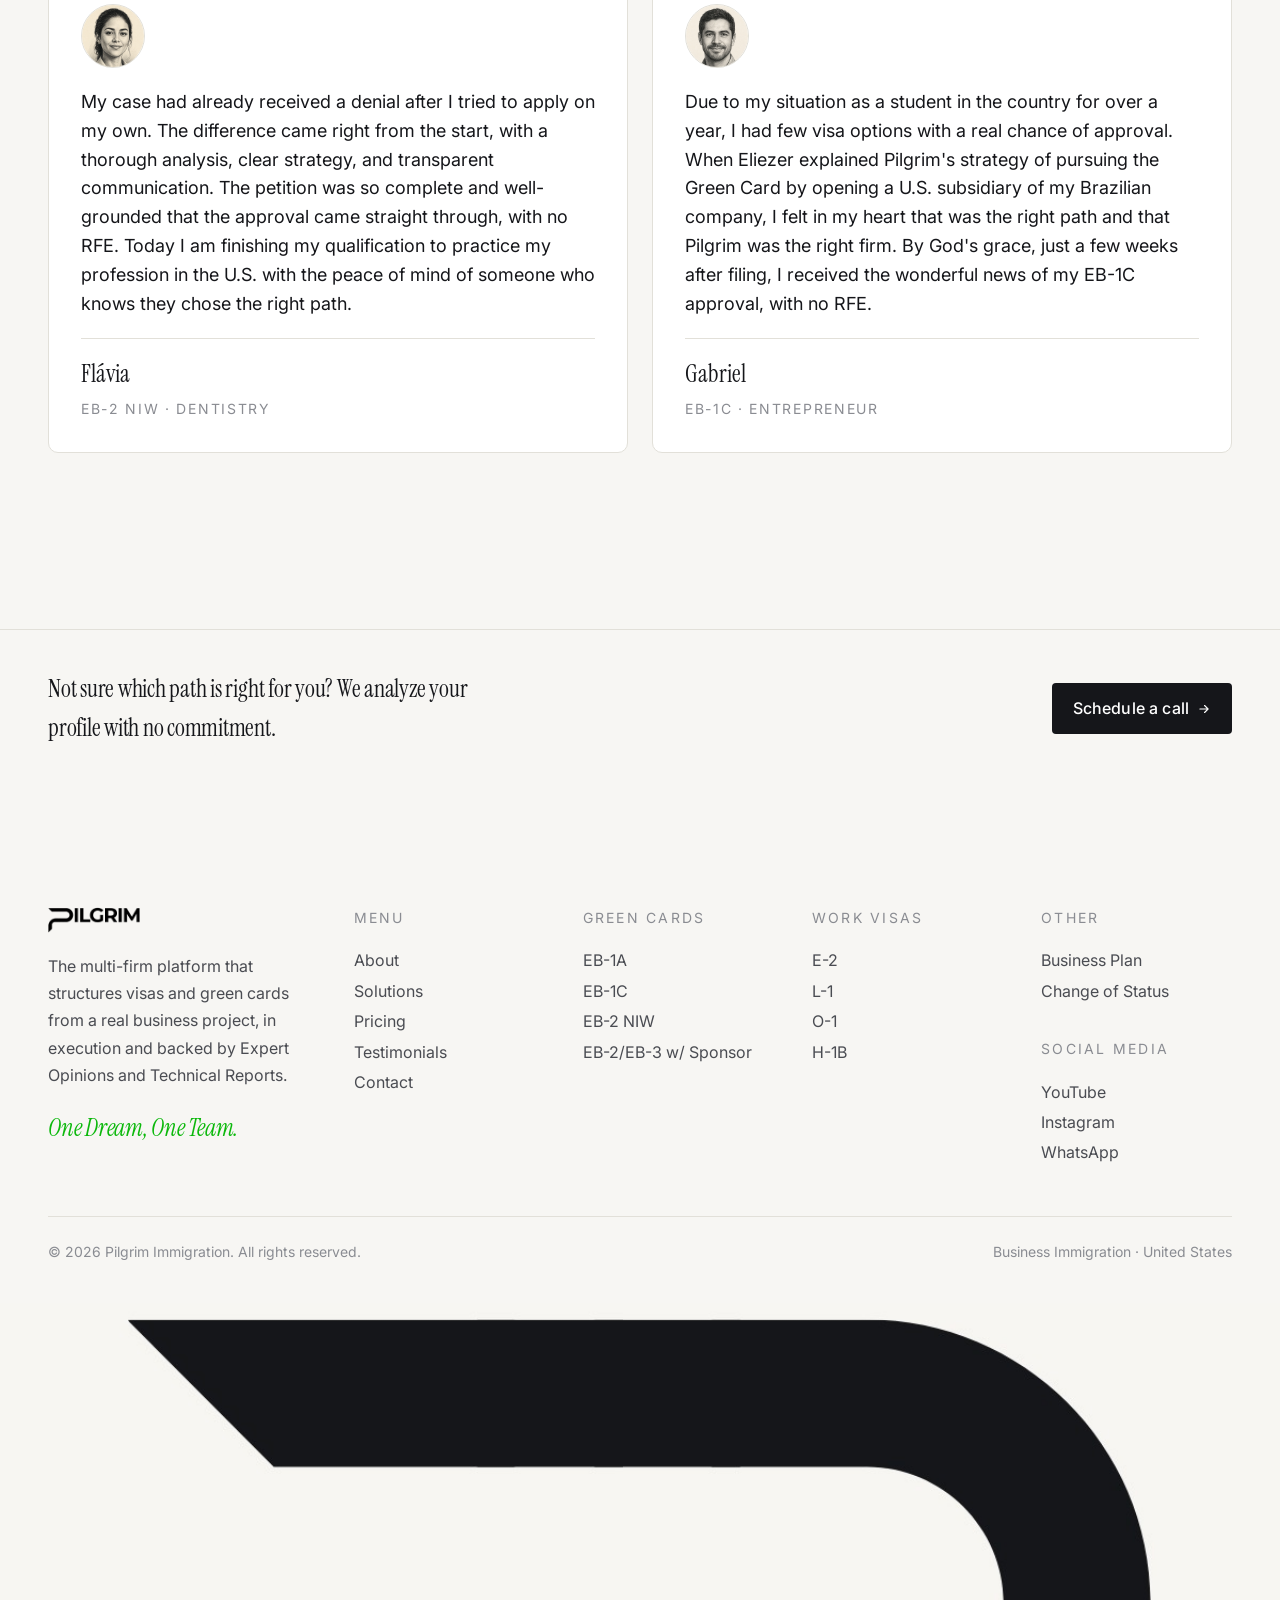
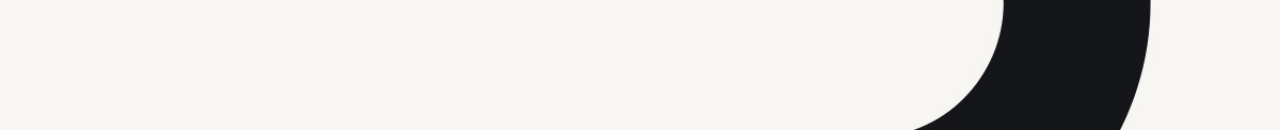
<file: en/pricing.html>
<!doctype html>
<html lang="en" data-theme="light">
  <head>
    <meta charset="UTF-8" />
    <meta name="viewport" content="width=device-width, initial-scale=1.0" />
    <title>Pricing — Pilgrim Immigration</title>
    <meta
      name="description"
      content="Pilgrim Immigration is the multi-firm platform that brings together, in a single team, experts in Immigration Law, Business Strategy, Economics, and Marketing to structure visas and green cards from a real business project."
    />
    <meta property="og:title" content="Pilgrim Immigration — One Dream, One Team" />
    <meta
      property="og:description"
      content="Visas and green cards built from a real business project, backed by Expert Opinions and Technical Reports."
    />
    <meta property="og:type" content="website" />

    <link rel="preconnect" href="https://fonts.googleapis.com" />
    <link rel="preconnect" href="https://fonts.gstatic.com" crossorigin />
    <link
      rel="stylesheet"
      href="https://fonts.googleapis.com/css2?family=Instrument+Serif:ital@0;1&family=Inter:wght@300;400;500;600&display=swap"
    />

    <link rel="icon" type="image/png" href="../assets/favicon.png" />
    <link rel="apple-touch-icon" href="../assets/pilgrim-p.png" />

    <link rel="stylesheet" href="../base.css" />
    <link rel="stylesheet" href="../style.css" />

    <link rel="alternate" hreflang="pt-BR" href="/precos" />
    <link rel="alternate" hreflang="en" href="/en/pricing" />
    <link rel="alternate" hreflang="es" href="/es/precios" />
    <link rel="alternate" hreflang="x-default" href="/precos" />
  </head>
  <body>
    <a href="#main" class="sr-only">Skip to content</a>

    <header class="header" id="site-header">
      <div class="container header__inner">
        <a href="./index.html#top" class="brand" aria-label="Pilgrim Immigration — home">
          <img class="brand__logo" src="../assets/pilgrim-wordmark.png" alt="Pilgrim Immigration" />
        </a>

        <nav class="nav" aria-label="Main">
          <a href="./index.html#about" class="nav__link">About</a>
          <a href="./index.html#services" class="nav__link">Solutions</a>
          <a href="/en/pricing" class="nav__link is-active">Pricing</a>
          <a href="./index.html#depoimentos" class="nav__link">Testimonials</a>
          <a href="./index.html#contact" class="nav__link">Contact</a>
        </nav>

        <button class="btn btn--primary btn--arrow header__cta" data-open-form data-source="Header — Agendar conversa" type="button">
          Schedule a call
          <svg viewBox="0 0 24 24" fill="none" stroke="currentColor" stroke-width="2">
            <path d="M5 12h14M13 6l6 6-6 6" stroke-linecap="round" stroke-linejoin="round" />
          </svg>
        </button>

        <button class="hamburger" type="button" data-menu-open aria-label="Open menu" aria-expanded="false" aria-controls="mobile-menu">
          <span></span><span></span><span></span>
        </button>
      </div>
    </header>

    <!-- ─── Menu mobile (overlay estilo Ellis) ─── -->
    <div class="mmenu" id="mobile-menu" aria-hidden="true">
      <div class="mmenu__bar container">
        <a href="./index.html#top" class="brand" data-menu-close aria-label="Pilgrim Immigration — home">
          <img class="brand__logo" src="../assets/pilgrim-wordmark.png" alt="Pilgrim Immigration" />
        </a>
        <button class="hamburger hamburger--close" type="button" data-menu-close aria-label="Close menu">
          <span></span><span></span>
        </button>
      </div>

      <nav class="mmenu__body container" aria-label="Mobile menu">
        <p class="mmenu__label">Menu</p>
        <ul class="mmenu__list">
          <li><a href="./index.html#about" data-menu-close>About</a></li>
          <li><a href="./index.html#services" data-menu-close>Solutions</a></li>
          <li><a href="/en/pricing" data-menu-close>Pricing</a></li>
          <li><a href="./index.html#depoimentos" data-menu-close>Testimonials</a></li>
          <li><a href="./index.html#contact" data-menu-close>Contact</a></li>
        </ul>

        <p class="mmenu__label mmenu__label--social">Social</p>
        <ul class="mmenu__socials">
          <li><a href="https://instagram.com/pilgrimimmigration" target="_blank" rel="noopener noreferrer">Instagram</a></li>
          <li><a href="https://wa.me/15104807774" target="_blank" rel="noopener noreferrer">WhatsApp</a></li>
        </ul>

        <p class="mmenu__copy">© <span data-year>2026</span> Pilgrim Immigration</p>

        <button class="btn btn--primary btn--arrow mmenu__cta" data-open-form data-source="Menu mobile — Agendar conversa" data-menu-close type="button">
          Schedule a call
          <svg viewBox="0 0 24 24" fill="none" stroke="currentColor" stroke-width="2">
            <path d="M5 12h14M13 6l6 6-6 6" stroke-linecap="round" stroke-linejoin="round" />
          </svg>
        </button>
      </nav>
    </div>

    <main id="main">
      <span id="top"></span>

      <section class="section precos" id="precos">
        <div class="container">
          <div class="precos__head reveal">
            <p class="eyebrow">Pricing</p>
            <h2 class="precos__title">Expertise, Transparency, and <em>Results.</em></h2>
            <p class="precos__desc">
              Each solution has a clear initial investment and preparation timeline. Only at Pilgrim
              do you have the freedom to cancel at any time, and receive part of your money back
              if we are late on delivery. Only those who are fully confident in their product can
              offer that.
            </p>
            <p class="precos__desc">
              As a Pilgrim client, you also receive the best payment terms on the market,
              with the option to pay in up to 24 interest-free installments, or — if you choose to
              pay in Full or in up to 18 installments by Credit Card — receive Premium Processing
              on us.
            </p>
          </div>

          <div class="precos__grid reveal">
            <article class="pcard" data-service="eb1a">
              <div class="pcard__top">
                <div class="pcard__topface">
                  <span class="pcard__badge is-gc">Green Card</span>
                  <h3 class="pcard__name">EB-1A</h3>
                </div>
                <div class="pcard__image" aria-hidden="true">
                  <img src="../assets/card-eb1a.webp" alt="" loading="lazy" />
                </div>
              </div>
              <div class="pcard__foot">
                <p class="pcard__profile">For professionals of extraordinary ability with national or international recognition, at the top of their field.</p>
                <button class="pcard__detail" type="button" data-open-detail data-service="eb1a" aria-label="Details for EB-1A">
                  <span class="pcard__detail-label">Details</span>
                  <svg viewBox="0 0 24 24" fill="none" stroke="currentColor" stroke-width="2"><path d="M5 12h14M13 6l6 6-6 6" stroke-linecap="round" stroke-linejoin="round" /></svg>
                </button>
              </div>
            </article>

            <article class="pcard" data-service="eb1c">
              <div class="pcard__top">
                <div class="pcard__topface">
                  <span class="pcard__badge is-gc">Green Card</span>
                  <h3 class="pcard__name">EB-1C</h3>
                </div>
                <div class="pcard__image" aria-hidden="true">
                  <img src="../assets/card-eb1c.webp" alt="" loading="lazy" />
                </div>
              </div>
              <div class="pcard__foot">
                <p class="pcard__profile">For multinational executives and managers transferred to lead an American operation tied to a group abroad.</p>
                <button class="pcard__detail" type="button" data-open-detail data-service="eb1c" aria-label="Details for EB-1C">
                  <span class="pcard__detail-label">Details</span>
                  <svg viewBox="0 0 24 24" fill="none" stroke="currentColor" stroke-width="2"><path d="M5 12h14M13 6l6 6-6 6" stroke-linecap="round" stroke-linejoin="round" /></svg>
                </button>
              </div>
            </article>

            <article class="pcard" data-service="eb2niw">
              <div class="pcard__top">
                <div class="pcard__topface">
                  <span class="pcard__badge is-gc">Green Card</span>
                  <h3 class="pcard__name">EB-2 NIW</h3>
                </div>
                <div class="pcard__image" aria-hidden="true">
                  <img src="../assets/card-eb2niw.webp" alt="" loading="lazy" />
                </div>
              </div>
              <div class="pcard__foot">
                <p class="pcard__profile">For professionals and entrepreneurs with a project of national interest to the U.S., with no job offer required.</p>
                <button class="pcard__detail" type="button" data-open-detail data-service="eb2niw" aria-label="Details for EB-2 NIW">
                  <span class="pcard__detail-label">Details</span>
                  <svg viewBox="0 0 24 24" fill="none" stroke="currentColor" stroke-width="2"><path d="M5 12h14M13 6l6 6-6 6" stroke-linecap="round" stroke-linejoin="round" /></svg>
                </button>
              </div>
            </article>

            <article class="pcard" data-service="eb23">
              <div class="pcard__top">
                <div class="pcard__topface">
                  <span class="pcard__badge is-gc">Green Card</span>
                  <h3 class="pcard__name">EB-2 / EB-3</h3>
                </div>
                <div class="pcard__image" aria-hidden="true">
                  <img src="../assets/card-eb23.webp" alt="" loading="lazy" />
                </div>
              </div>
              <div class="pcard__foot">
                <p class="pcard__profile">For professionals with a job offer from an American employer willing to sponsor the certification.</p>
                <button class="pcard__detail" type="button" data-open-detail data-service="eb23" aria-label="Details for EB-2 / EB-3">
                  <span class="pcard__detail-label">Details</span>
                  <svg viewBox="0 0 24 24" fill="none" stroke="currentColor" stroke-width="2"><path d="M5 12h14M13 6l6 6-6 6" stroke-linecap="round" stroke-linejoin="round" /></svg>
                </button>
              </div>
            </article>

            <article class="pcard" data-service="e2">
              <div class="pcard__top">
                <div class="pcard__topface">
                  <span class="pcard__badge is-visa">Visa</span>
                  <h3 class="pcard__name">E-2</h3>
                </div>
                <div class="pcard__image" aria-hidden="true">
                  <img src="../assets/card-e2.webp" alt="" loading="lazy" />
                </div>
              </div>
              <div class="pcard__foot">
                <p class="pcard__profile">For investors from treaty countries who invest capital to operate and grow a business in the United States.</p>
                <button class="pcard__detail" type="button" data-open-detail data-service="e2" aria-label="Details for E-2">
                  <span class="pcard__detail-label">Details</span>
                  <svg viewBox="0 0 24 24" fill="none" stroke="currentColor" stroke-width="2"><path d="M5 12h14M13 6l6 6-6 6" stroke-linecap="round" stroke-linejoin="round" /></svg>
                </button>
              </div>
            </article>

            <article class="pcard" data-service="l1">
              <div class="pcard__top">
                <div class="pcard__topface">
                  <span class="pcard__badge is-visa">Visa</span>
                  <h3 class="pcard__name">L-1</h3>
                </div>
                <div class="pcard__image" aria-hidden="true">
                  <img src="../assets/card-l1.webp" alt="" loading="lazy" />
                </div>
              </div>
              <div class="pcard__foot">
                <p class="pcard__profile">For transferring executives, managers, or specialists from a company abroad to a U.S. subsidiary.</p>
                <button class="pcard__detail" type="button" data-open-detail data-service="l1" aria-label="Details for L-1">
                  <span class="pcard__detail-label">Details</span>
                  <svg viewBox="0 0 24 24" fill="none" stroke="currentColor" stroke-width="2"><path d="M5 12h14M13 6l6 6-6 6" stroke-linecap="round" stroke-linejoin="round" /></svg>
                </button>
              </div>
            </article>

            <article class="pcard" data-service="o1">
              <div class="pcard__top">
                <div class="pcard__topface">
                  <span class="pcard__badge is-visa">Visa</span>
                  <h3 class="pcard__name">O-1</h3>
                </div>
                <div class="pcard__image" aria-hidden="true">
                  <img src="../assets/card-o1.webp" alt="" loading="lazy" />
                </div>
              </div>
              <div class="pcard__foot">
                <p class="pcard__profile">For outstanding talents in sciences, business, arts, education, or athletics who will work in the U.S. in their field.</p>
                <button class="pcard__detail" type="button" data-open-detail data-service="o1" aria-label="Details for O-1">
                  <span class="pcard__detail-label">Details</span>
                  <svg viewBox="0 0 24 24" fill="none" stroke="currentColor" stroke-width="2"><path d="M5 12h14M13 6l6 6-6 6" stroke-linecap="round" stroke-linejoin="round" /></svg>
                </button>
              </div>
            </article>

            <article class="pcard" data-service="h1b">
              <div class="pcard__top">
                <div class="pcard__topface">
                  <span class="pcard__badge is-visa">Visa</span>
                  <h3 class="pcard__name">H-1B</h3>
                </div>
                <div class="pcard__image" aria-hidden="true">
                  <img src="../assets/card-h1b.webp" alt="" loading="lazy" />
                </div>
              </div>
              <div class="pcard__foot">
                <p class="pcard__profile">For professionals with a higher education degree and a job offer from an American employer in a qualified position.</p>
                <button class="pcard__detail" type="button" data-open-detail data-service="h1b" aria-label="Details for H-1B">
                  <span class="pcard__detail-label">Details</span>
                  <svg viewBox="0 0 24 24" fill="none" stroke="currentColor" stroke-width="2"><path d="M5 12h14M13 6l6 6-6 6" stroke-linecap="round" stroke-linejoin="round" /></svg>
                </button>
              </div>
            </article>

            <article class="pcard" data-service="bp">
              <div class="pcard__top">
                <div class="pcard__topface">
                  <span class="pcard__badge is-svc">Service</span>
                  <h3 class="pcard__name">Business Plan</h3>
                </div>
                <div class="pcard__image" aria-hidden="true">
                  <img src="../assets/card-bp.webp" alt="" loading="lazy" />
                </div>
              </div>
              <div class="pcard__foot">
                <p class="pcard__profile">For those who need the investor-ready business plan that backs the business proposal of the immigration case.</p>
                <button class="pcard__detail" type="button" data-open-detail data-service="bp" aria-label="Details for Business Plan">
                  <span class="pcard__detail-label">Details</span>
                  <svg viewBox="0 0 24 24" fill="none" stroke="currentColor" stroke-width="2"><path d="M5 12h14M13 6l6 6-6 6" stroke-linecap="round" stroke-linejoin="round" /></svg>
                </button>
              </div>
            </article>

            <article class="pcard" data-service="status">
              <div class="pcard__top">
                <div class="pcard__topface">
                  <span class="pcard__badge is-svc">Service</span>
                  <h3 class="pcard__name">Change of Status</h3>
                </div>
                <div class="pcard__image" aria-hidden="true">
                  <img src="../assets/card-status.webp" alt="" loading="lazy" />
                </div>
              </div>
              <div class="pcard__foot">
                <p class="pcard__profile">For those already in the U.S. who need to move from one immigration category to another without leaving the country.</p>
                <button class="pcard__detail" type="button" data-open-detail data-service="status" aria-label="Details for Change of Status">
                  <span class="pcard__detail-label">Details</span>
                  <svg viewBox="0 0 24 24" fill="none" stroke="currentColor" stroke-width="2"><path d="M5 12h14M13 6l6 6-6 6" stroke-linecap="round" stroke-linejoin="round" /></svg>
                </button>
              </div>
            </article>
          </div>
        </div>
      </section>

      <!-- ─── Resultados ─── -->
      <section class="section presults" aria-label="Results">
        <div class="container">
          <div class="presults__grid reveal">
            <div class="presults__item">
              <div class="presults__num"><em>1.000+</em></div>
              <div class="presults__label">families served</div>
            </div>
            <div class="presults__item">
              <div class="presults__num"><em>300+</em></div>
              <div class="presults__label">projects developed</div>
            </div>
            <div class="presults__item">
              <div class="presults__num"><em>95%</em></div>
              <div class="presults__label">approval rate</div>
            </div>
          </div>
        </div>
      </section>

      <!-- ─── Depoimentos (página de preços — grid estático) ─── -->
      <section class="section ptesti" aria-label="Client testimonials">
        <div class="container">
          <div class="ptesti__head reveal">
            <p class="eyebrow">Testimonials</p>
            <h2 class="ptesti__title">Stories of those who <em>changed the game</em> with Pilgrim.</h2>
          </div>
          <div class="ptesti__grid">
            <article class="ptesti__card reveal">
              <div class="ptesti__portrait">
                <img src="../assets/depo-oscar-juliana.webp" alt="Illustration of Oscar and Juliana" loading="lazy" />
              </div>
              <blockquote class="ptesti__quote">I came to Pilgrim believing my case would be just another lengthy, uncertain process. In just a few meetings, the team identified a strategy I never would have thought of on my own that fit my profile perfectly. The result was that in just 2 months my EB-2 NIW was approved, with no Premium Processing at all. It was a complete turning point in my professional and personal life.</blockquote>
              <div class="ptesti__author">
                <span class="ptesti__name">Oscar &amp; Juliana</span>
                <span class="ptesti__role">EB-2 NIW · Physical Education</span>
              </div>
            </article>
            <article class="ptesti__card reveal">
              <div class="ptesti__portrait">
                <img src="../assets/depo-beatriz.webp" alt="Illustration of Brenda" loading="lazy" />
              </div>
              <blockquote class="ptesti__quote">After having my case denied by another firm, I seriously considered giving up. Pilgrim not only found a more suitable path, but completely reformulated my project in a strategic and well-grounded way, backed by real advances. The result was a solid approval with no room for doubt. This experience restored my confidence and opened doors I thought were closed forever.</blockquote>
              <div class="ptesti__author">
                <span class="ptesti__name">Brenda</span>
                <span class="ptesti__role">EB-2 NIW · Marketing</span>
              </div>
            </article>
            <article class="ptesti__card reveal">
              <div class="ptesti__portrait">
                <img src="../assets/depo-larissa.webp" alt="Illustration of Flávia" loading="lazy" />
              </div>
              <blockquote class="ptesti__quote">My case had already received a denial after I tried to apply on my own. The difference came right from the start, with a thorough analysis, clear strategy, and transparent communication. The petition was so complete and well-grounded that the approval came straight through, with no RFE. Today I am finishing my qualification to practice my profession in the U.S. with the peace of mind of someone who knows they chose the right path.</blockquote>
              <div class="ptesti__author">
                <span class="ptesti__name">Flávia</span>
                <span class="ptesti__role">EB-2 NIW · Dentistry</span>
              </div>
            </article>
            <article class="ptesti__card reveal">
              <div class="ptesti__portrait">
                <img src="../assets/depo-rafael.webp" alt="Illustration of Gabriel" loading="lazy" />
              </div>
              <blockquote class="ptesti__quote">Due to my situation as a student in the country for over a year, I had few visa options with a real chance of approval. When Eliezer explained Pilgrim's strategy of pursuing the Green Card by opening a U.S. subsidiary of my Brazilian company, I felt in my heart that was the right path and that Pilgrim was the right firm. By God's grace, just a few weeks after filing, I received the wonderful news of my EB-1C approval, with no RFE.</blockquote>
              <div class="ptesti__author">
                <span class="ptesti__name">Gabriel</span>
                <span class="ptesti__role">EB-1C · Entrepreneur</span>
              </div>
            </article>

          </div>
        </div>
      </section>

      <!-- ─── CTA "Não tem certeza" ─── -->
      <section class="section--tight precos-cta" id="contact-precos">
        <div class="container precos-cta__inner reveal">

            <p class="precos__cta-text">
              Not sure which path is right for you? We analyze your profile with no commitment.
            </p>
            <button class="btn btn--primary btn--arrow" data-open-form data-source="Preços — Agendar conversa" type="button">
              Schedule a call
              <svg viewBox="0 0 24 24" fill="none" stroke="currentColor" stroke-width="2">
                <path d="M5 12h14M13 6l6 6-6 6" stroke-linecap="round" stroke-linejoin="round" />
              </svg>
            </button>
        </div>
      </section>

<footer class="footer">
        <div class="container">
          <div class="footer__grid">
            <div class="footer__brand">
              <img class="footer__logo" src="../assets/pilgrim-wordmark.png" alt="Pilgrim Immigration" />
              <p class="footer__tag">
                The multi-firm platform that structures visas and green cards from a real business
                project, in execution and backed by Expert Opinions and Technical Reports.
              </p>
              <p class="footer__slogan"><em>One Dream, One Team.</em></p>
            </div>

            <nav class="footer__col" aria-label="Menu">
              <div class="footer__col-title">Menu</div>
              <a href="./index.html#about">About</a>
              <a href="./index.html#services">Solutions</a>
              <a href="/en/pricing">Pricing</a>
              <a href="./index.html#depoimentos">Testimonials</a>
              <a href="./index.html#contact">Contact</a>
            </nav>

            <nav class="footer__col" aria-label="Green Cards">
              <div class="footer__col-title">Green Cards</div>
              <button type="button" class="footer__link" data-open-detail data-service="eb1a">EB-1A</button>
              <button type="button" class="footer__link" data-open-detail data-service="eb1c">EB-1C</button>
              <button type="button" class="footer__link" data-open-detail data-service="eb2niw">EB-2 NIW</button>
              <button type="button" class="footer__link" data-open-detail data-service="eb23">EB-2/EB-3 w/ Sponsor</button>
            </nav>

            <nav class="footer__col" aria-label="Work Visas">
              <div class="footer__col-title">Work Visas</div>
              <button type="button" class="footer__link" data-open-detail data-service="e2">E-2</button>
              <button type="button" class="footer__link" data-open-detail data-service="l1">L-1</button>
              <button type="button" class="footer__link" data-open-detail data-service="o1">O-1</button>
              <button type="button" class="footer__link" data-open-detail data-service="h1b">H-1B</button>
            </nav>

            <nav class="footer__col" aria-label="Other">
              <div class="footer__col-title">Other</div>
              <button type="button" class="footer__link" data-open-detail data-service="bp">Business Plan</button>
              <button type="button" class="footer__link" data-open-detail data-service="status">Change of Status</button>

              <div class="footer__col-title footer__col-title--social">Social Media</div>
              <a href="https://www.youtube.com/@pilgrimimmigration" target="_blank" rel="noopener noreferrer">YouTube</a>
              <a href="https://instagram.com/pilgrimimmigration" target="_blank" rel="noopener noreferrer">Instagram</a>
              <a href="https://wa.me/15104807774" target="_blank" rel="noopener noreferrer">WhatsApp</a>
            </nav>
          </div>

          <div class="footer__bottom">
            <span>© <span id="year">2026</span> Pilgrim Immigration. All rights reserved.</span>
            <span>Business Immigration · United States</span>
          </div>
        </div>

        <!-- P gigante cortado de ponta a ponta (estilo Ellis) -->
        <div class="footer__bigmark" aria-hidden="true">
          <img src="../assets/pilgrim-p-footer.jpg" alt="" />
        </div>
      </footer>
    </main>

    <!-- ─── Detalhamento Modal (estilo Ellis, 2 abas) ─── -->
    <div
      class="modal modal--detail"
      id="detail-modal"
      role="dialog"
      aria-modal="true"
      aria-labelledby="detail-modal-title"
      hidden
    >
      <div class="dmodal">
        <button class="modal__close dmodal__close" data-close-modal aria-label="Close" type="button">
          <svg width="18" height="18" viewBox="0 0 24 24" fill="none" stroke="currentColor" stroke-width="1.8">
            <path d="M6 6l12 12M18 6L6 18" stroke-linecap="round" />
          </svg>
        </button>

        <!-- Lado esquerdo: cartao grande + promessa -->
        <div class="dmodal__left">
          <div class="dmodal__card">
            <img id="detail-card-img" src="../assets/card-eb1a.webp" alt="" />
          </div>
          <div class="dmodal__promise">
            <span class="dmodal__promise-title">Our promise</span>
            <ul class="dmodal__promise-list" id="detail-promise-list"><!-- filled via JS --></ul>
          </div>
        </div>

        <!-- Lado direito: detalhamento -->
        <div class="dmodal__right">
          <div class="dmodal__rhead">
            <span class="dmodal__crumb">Details <i>&middot;</i> <span id="detail-badge">Green Card</span></span>
          </div>

          <h2 class="dmodal__title" id="detail-modal-title">EB-1A</h2>

          <div class="dmodal__tabs" role="tablist" aria-label="Details">
            <button class="dmodal__tab is-active" type="button" role="tab" data-tab="invest">Investment</button>
            <button class="dmodal__tab" type="button" role="tab" data-tab="prazos">Timelines</button>
          </div>

          <div class="dmodal__panels">
            <!-- Aba Investimento: 2x2 (linha = pacote, col1 nome, col2 valor) -->
            <div class="dmodal__panel" id="detail-pane-invest" role="tabpanel">
              <table class="dtable">
                <tbody id="detail-invest-body"><!-- filled via JS --></tbody>
              </table>
            </div>

            <!-- Aba Prazos: col1 forma de pagamento, col2 prazo (linhas via JS) -->
            <div class="dmodal__panel" id="detail-pane-prazos" role="tabpanel" hidden>
              <table class="dtable">
                <tbody id="detail-prazos-body"><!-- filled via JS --></tbody>
              </table>
              <p class="dmodal__disclaimer">
                The indicated timeline is the preparation time after receiving all required
                documentation and information for the case.
              </p>
            </div>
          </div>
        </div>

        <!-- Rodape fixo: a partir de + CTA -->
        <div class="dmodal__foot">
          <div class="dmodal__total">
            <span class="dmodal__total-label">Starting at</span>
            <span class="dmodal__total-value" id="detail-from"><em>$</em>10.000</span>
          </div>
          <button class="btn btn--accent btn--arrow" type="button" id="detail-cta" data-open-form>
            Download Presentation
            <svg viewBox="0 0 24 24" fill="none" stroke="currentColor" stroke-width="2">
              <path d="M5 12h14M13 6l6 6-6 6" stroke-linecap="round" stroke-linejoin="round" />
            </svg>
          </button>
        </div>
      </div>
    </div>

    <!-- ─── Contact / Lead Form Modal ─── -->
    <div
      class="modal"
      id="contact-modal"
      role="dialog"
      aria-modal="true"
      aria-labelledby="contact-modal-title"
      hidden
    >
      <div class="modal__panel">
        <button class="modal__close" data-close-modal aria-label="Close" type="button">
          <svg width="18" height="18" viewBox="0 0 24 24" fill="none" stroke="currentColor" stroke-width="1.8">
            <path d="M6 6l12 12M18 6L6 18" stroke-linecap="round" />
          </svg>
        </button>

        <p class="eyebrow" style="margin-bottom: var(--space-4)">Free presentation</p>
        <h2 class="modal__title" id="contact-modal-title">
          Let's talk about your <em>case.</em>
        </h2>
        <p class="modal__sub">
          Leave a few details and we will get in touch to schedule your presentation. Fields
          marked with <span style="color: var(--color-accent-dim)">*</span> are required.
        </p>

        <form class="form" id="contact-form" novalidate>
          <input type="hidden" name="interesse" id="f-interesse" value="" />

          <div class="form__row">
            <div class="field">
              <label class="field__label" for="f-name"
                >Full name <span class="req">*</span></label
              >
              <input
                type="text"
                class="field__input"
                id="f-name"
                name="full_name"
                required
                autocomplete="name"
              />
            </div>
            <div class="field">
              <label class="field__label" for="f-email"
                >E-mail <span class="req">*</span></label
              >
              <input
                type="email"
                class="field__input"
                id="f-email"
                name="email"
                required
                autocomplete="email"
              />
            </div>
          </div>

          <div class="form__row">
            <div class="field">
              <label class="field__label" for="f-phone"
                >Phone / WhatsApp <span class="req">*</span></label
              >
              <input
                type="tel"
                class="field__input"
                id="f-phone"
                name="phone"
                required
                autocomplete="tel"
                placeholder="+1 (___) ___-____"
              />
            </div>
            <div class="field">
              <label class="field__label" for="f-interest-display"
                >Solution of interest <span class="opt">automatic</span></label
              >
              <input
                type="text"
                class="field__input"
                id="f-interest-display"
                readonly
                placeholder="—"
              />
            </div>
          </div>

          <div class="field">
            <label class="field__label" for="f-stage"
              >Current situation <span class="opt">optional</span></label
            >
            <select class="field__select" id="f-stage" name="stage">
              <option value="">Select…</option>
              <option value="Fora dos EUA">I am outside the U.S.</option>
              <option value="Nos EUA">I am already in the U.S.</option>
              <option value="Empresa em operação">I have a company in operation</option>
              <option value="Outro">Other</option>
            </select>
          </div>

          <div class="field">
            <label class="field__label" for="f-notes"
              >Tell us a bit about your case <span class="opt">optional</span></label
            >
            <textarea
              class="field__textarea"
              id="f-notes"
              name="notes"
              rows="4"
              placeholder="Any information that helps us understand your goal before the conversation."
            ></textarea>
          </div>

          <div class="form__actions">
            <p class="form__note">
              Your information is sent privately to Pilgrim Immigration. We do not
              share or resell your contact details.
            </p>
            <button class="btn btn--primary btn--arrow" type="submit" id="submit-btn">
              <span class="btn-label">Submit request</span>
              <svg viewBox="0 0 24 24" fill="none" stroke="currentColor" stroke-width="2">
                <path d="M5 12h14M13 6l6 6-6 6" stroke-linecap="round" stroke-linejoin="round" />
              </svg>
            </button>
          </div>

          <div class="form__status" id="form-status" role="status" aria-live="polite"></div>
        </form>
      </div>
    </div>

    <script src="../app.js"></script>
  <script data-pplx-inline-edit>
(function () {
  if (window === window.top) return;

  const allowedParentOrigins = ["https://www.perplexity.ai","https://perplexity.ai","https://testing.perplexity.ai","https://staging.perplexity.ai","https://*.preview.i.perplexity.ai","http://localhost:3000","http://127.0.0.1:3000","http://localhost:5173","http://127.0.0.1:5173"];
  const MAX_FONT_BYTES = 500 * 1024;
  const MAX_TOTAL_FONT_BYTES = 2 * 1024 * 1024;
  let scrollForwarding = false;
  let scrollRaf = 0;
  let trustedTopOrigin = null;

  // Allow entries like "https://*.preview.i.perplexity.ai" — the wildcard
  // matches a single DNS label (no dots), so "https://*.foo" cannot stretch
  // across multiple labels.
  function matchesAllowedOrigin(origin) {
    if (!origin) return false;
    for (const entry of allowedParentOrigins) {
      if (!entry.includes("*")) {
        if (entry === origin) return true;
        continue;
      }
      const pattern = new RegExp(
        "^" +
          entry.replace(/[.+?^${}()|[\]\\]/g, "\\$&").replace(/\*/g, "[^.]+") +
          "$",
      );
      if (pattern.test(origin)) return true;
    }
    return false;
  }

  // Trust decision: when the sender is same-origin-visible (event.origin is a
  // real origin like https://www.perplexity.ai) we trust event.origin directly.
  // When event.origin is "null" (opaque broker srcdoc), we fall back to the
  // broker's stamped `parentOrigin` to identify the top window. The fallback
  // is claim-only — we rely on the browser's native `targetOrigin` enforcement
  // on the response path (see postToTrustedTop) to ensure replies can't be
  // delivered to anyone but the actual top window of that claimed origin.
  function getTrustedParentOrigin(event) {
    const forwardedParentOrigin =
      typeof event.data.parentOrigin === "string" ? event.data.parentOrigin : null;
    const parentOrigin = event.origin === "null" ? forwardedParentOrigin : event.origin;
    return matchesAllowedOrigin(parentOrigin) ? parentOrigin : null;
  }

  // All responses go to window.top with targetOrigin = the allowlisted origin.
  // An attacker that iframes us inside their own null-origin broker can claim
  // any parentOrigin they like, but the browser will drop the reply whenever
  // the real top's origin doesn't match — so the screenshot never leaves.
  function postToTrustedTop(message) {
    if (!trustedTopOrigin) return;
    try {
      window.top.postMessage(message, trustedTopOrigin);
    } catch (_error) {}
  }

  function inlineAll(original, clone) {
    if (original.nodeType !== 1 || clone.nodeType !== 1) return;

    try {
      const computedStyle = getComputedStyle(original);
      // cssText on a computed style is the serialized declaration in modern
      // Chromium/Safari — a single read beats enumerating ~400 longhand
      // properties. Firefox returns "" here, so we fall back on empty.
      const serialized = computedStyle.cssText;
      if (serialized) {
        clone.style.cssText = serialized;
      } else {
        const parts = new Array(computedStyle.length);
        for (let index = 0; index < computedStyle.length; index += 1) {
          const property = computedStyle[index];
          parts[index] = `${property}:${computedStyle.getPropertyValue(property)};`;
        }
        clone.style.cssText = parts.join("");
      }
    } catch (_error) {}

    const originalChildren = original.children;
    const clonedChildren = clone.children;
    for (
      let index = 0;
      index < originalChildren.length && index < clonedChildren.length;
      index += 1
    ) {
      inlineAll(originalChildren[index], clonedChildren[index]);
    }
  }

  function extractFontUrl(srcValue) {
    const matches = [
      ...srcValue.matchAll(
        /url\(["']?([^"')]+)["']?\)(?:\s*format\(["']?([^"')]+)["']?\))?/gi,
      ),
    ];
    if (matches.length === 0) return null;
    const woff2 = matches.find((m) => m[2] && m[2].toLowerCase().includes("woff2"));
    if (woff2) return woff2[1];
    const woff = matches.find((m) => m[2] && m[2].toLowerCase().includes("woff"));
    if (woff) return woff[1];
    return matches[0][1];
  }

  // Cache resolved font URL -> data URI across captures. Fonts on a page
  // essentially never change, and a batch run emits multiple captures back to
  // back — without this we'd refetch + re-base64 every time.
  const fontDataUriCache = new Map();
  const SRC_DECLARATION_RE = /src\s*:\s*[^;}]+/i;

  async function fetchAsDataUri(url) {
    if (fontDataUriCache.has(url)) return fontDataUriCache.get(url);
    let dataUri = null;
    try {
      const response = await fetch(url, { mode: "cors", credentials: "omit" });
      if (response.ok) {
        const blob = await response.blob();
        if (blob.size <= MAX_FONT_BYTES) {
          dataUri = await new Promise((resolve) => {
            const reader = new FileReader();
            reader.onloadend = () =>
              resolve(typeof reader.result === "string" ? reader.result : null);
            reader.onerror = () => resolve(null);
            reader.readAsDataURL(blob);
          });
        }
      }
    } catch (_error) {
      dataUri = null;
    }
    fontDataUriCache.set(url, dataUri);
    return dataUri;
  }

  function collectFontFaceRuleTexts() {
    const rules = [];
    for (const sheet of document.styleSheets) {
      let cssRules;
      try {
        cssRules = sheet.cssRules;
      } catch (_error) {
        continue;
      }
      if (!cssRules) continue;
      for (const rule of cssRules) {
        const cssText = rule.cssText || "";
        if (cssText.startsWith("@font-face")) rules.push(cssText);
      }
    }
    return rules;
  }

  async function buildInlinedFontCss() {
    const ruleTexts = collectFontFaceRuleTexts();
    if (ruleTexts.length === 0) return null;

    const resolved = ruleTexts.map((cssText) => {
      if (!SRC_DECLARATION_RE.test(cssText)) return null;
      const srcMatch = cssText.match(/src\s*:\s*([^;}]+)[;}]/i);
      if (!srcMatch) return null;
      const url = extractFontUrl(srcMatch[1]);
      if (!url) return null;
      try {
        return { cssText, url: new URL(url, document.baseURI).href };
      } catch (_error) {
        return null;
      }
    });

    const dataUris = await Promise.all(
      resolved.map((entry) => (entry ? fetchAsDataUri(entry.url) : Promise.resolve(null))),
    );

    const inlined = [];
    let totalBytes = 0;
    for (let index = 0; index < resolved.length; index += 1) {
      const entry = resolved[index];
      const dataUri = dataUris[index];
      if (!entry || !dataUri) continue;
      const approxBytes = dataUri.length * 0.75;
      if (totalBytes + approxBytes > MAX_TOTAL_FONT_BYTES) break;
      totalBytes += approxBytes;
      inlined.push(entry.cssText.replace(SRC_DECLARATION_RE, `src: url("${dataUri}")`));
    }
    return inlined.length > 0 ? inlined.join("\n") : null;
  }

  function stripExternal(clone) {
    const images = clone.querySelectorAll("img");
    for (let index = 0; index < images.length; index += 1) {
      const src = images[index].getAttribute("src");
      if (src && !src.startsWith("data:")) images[index].removeAttribute("src");
    }

    const elements = clone.querySelectorAll("*");
    for (let index = 0; index < elements.length; index += 1) {
      const style = elements[index].style.cssText;
      if (style && style.includes("url(")) {
        elements[index].style.cssText = style.replace(
          /url\(["']?(?!data:)[^)"']*["']?\)/gi,
          "none",
        );
      }
    }
  }

  function emitScroll() {
    scrollRaf = 0;
    if (!scrollForwarding) return;
    postToTrustedTop({
      type: "INLINE_EDIT_SCROLL",
      scrollX: window.scrollX,
      scrollY: window.scrollY,
    });
  }

  window.addEventListener(
    "scroll",
    function () {
      if (!scrollForwarding || scrollRaf) return;
      scrollRaf = requestAnimationFrame(emitScroll);
    },
    { passive: true, capture: true },
  );

  async function handleCaptureRequest(event) {
    const requestId = event.data.requestId;
    const scrollX = window.scrollX;
    const scrollY = window.scrollY;
    const width = window.innerWidth;
    const height = window.innerHeight;

    function postResult(dataUrl) {
      postToTrustedTop({
        type: "INLINE_EDIT_SCREENSHOT_RESULT",
        requestId,
        dataUrl,
        scrollX,
        scrollY,
      });
    }

    try {
      // Wait for any pending web fonts to resolve so both inline metrics and
      // the @font-face inlining below see the same loaded faces.
      if (document.fonts && document.fonts.ready) {
        try {
          await document.fonts.ready;
        } catch (_error) {}
      }

      const clone = document.documentElement.cloneNode(true);
      inlineAll(document.documentElement, clone);

      const removedNodes = clone.querySelectorAll("script,link[rel=\"stylesheet\"],style");
      for (let index = 0; index < removedNodes.length; index += 1) {
        removedNodes[index].remove();
      }

      stripExternal(clone);

      // Re-embed web fonts as data-URI @font-face rules so the SVG rasterizer
      // can resolve them — external font URLs aren't fetched during
      // foreignObject rendering, which would otherwise force a fallback face
      // and change text metrics.
      const inlinedFontCss = await buildInlinedFontCss();
      if (inlinedFontCss) {
        const styleEl = document.createElement("style");
        styleEl.textContent = inlinedFontCss;
        const head = clone.querySelector("head");
        if (head) head.appendChild(styleEl);
        else clone.insertBefore(styleEl, clone.firstChild);
      }

      const html = new XMLSerializer().serializeToString(clone);
      const svg =
        `<svg xmlns="http://www.w3.org/2000/svg" width="${width}" height="${height}">` +
        '<foreignObject width="100%" height="100%">' +
        `<div xmlns="http://www.w3.org/1999/xhtml" style="width:${width}px;height:${height}px;overflow:hidden">` +
        `<div style="position:relative;left:-${scrollX}px;top:-${scrollY}px">` +
        html +
        "</div></div></foreignObject></svg>";
      const svgUrl = `data:image/svg+xml;charset=utf-8,${encodeURIComponent(svg)}`;
      const image = new Image();
      image.onload = function () {
        const canvas = document.createElement("canvas");
        canvas.width = width;
        canvas.height = height;
        canvas.getContext("2d").drawImage(image, 0, 0);
        postResult(canvas.toDataURL("image/png"));
      };
      image.onerror = function () {
        postResult(null);
      };
      image.src = svgUrl;
    } catch (_error) {
      postResult(null);
    }
  }

  window.addEventListener("message", function (event) {
    if (!event.data) return;
    // Only accept messages from the direct parent frame. Blocks sibling /
    // unrelated-window postMessage senders that could otherwise reach us.
    if (event.source !== window.parent) return;

    const trustedParentOrigin = getTrustedParentOrigin(event);
    if (!trustedParentOrigin) return;
    trustedTopOrigin = trustedParentOrigin;

    if (event.data.type === "INLINE_EDIT_SCROLL_START") {
      scrollForwarding = true;
      emitScroll();
      return;
    }

    if (event.data.type === "INLINE_EDIT_SCROLL_STOP") {
      scrollForwarding = false;
      if (scrollRaf) cancelAnimationFrame(scrollRaf);
      scrollRaf = 0;
      return;
    }

    if (event.data.type !== "INLINE_EDIT_CAPTURE_REQUEST") return;

    handleCaptureRequest(event);
  });
})();


</script></body>
</html>
</file>
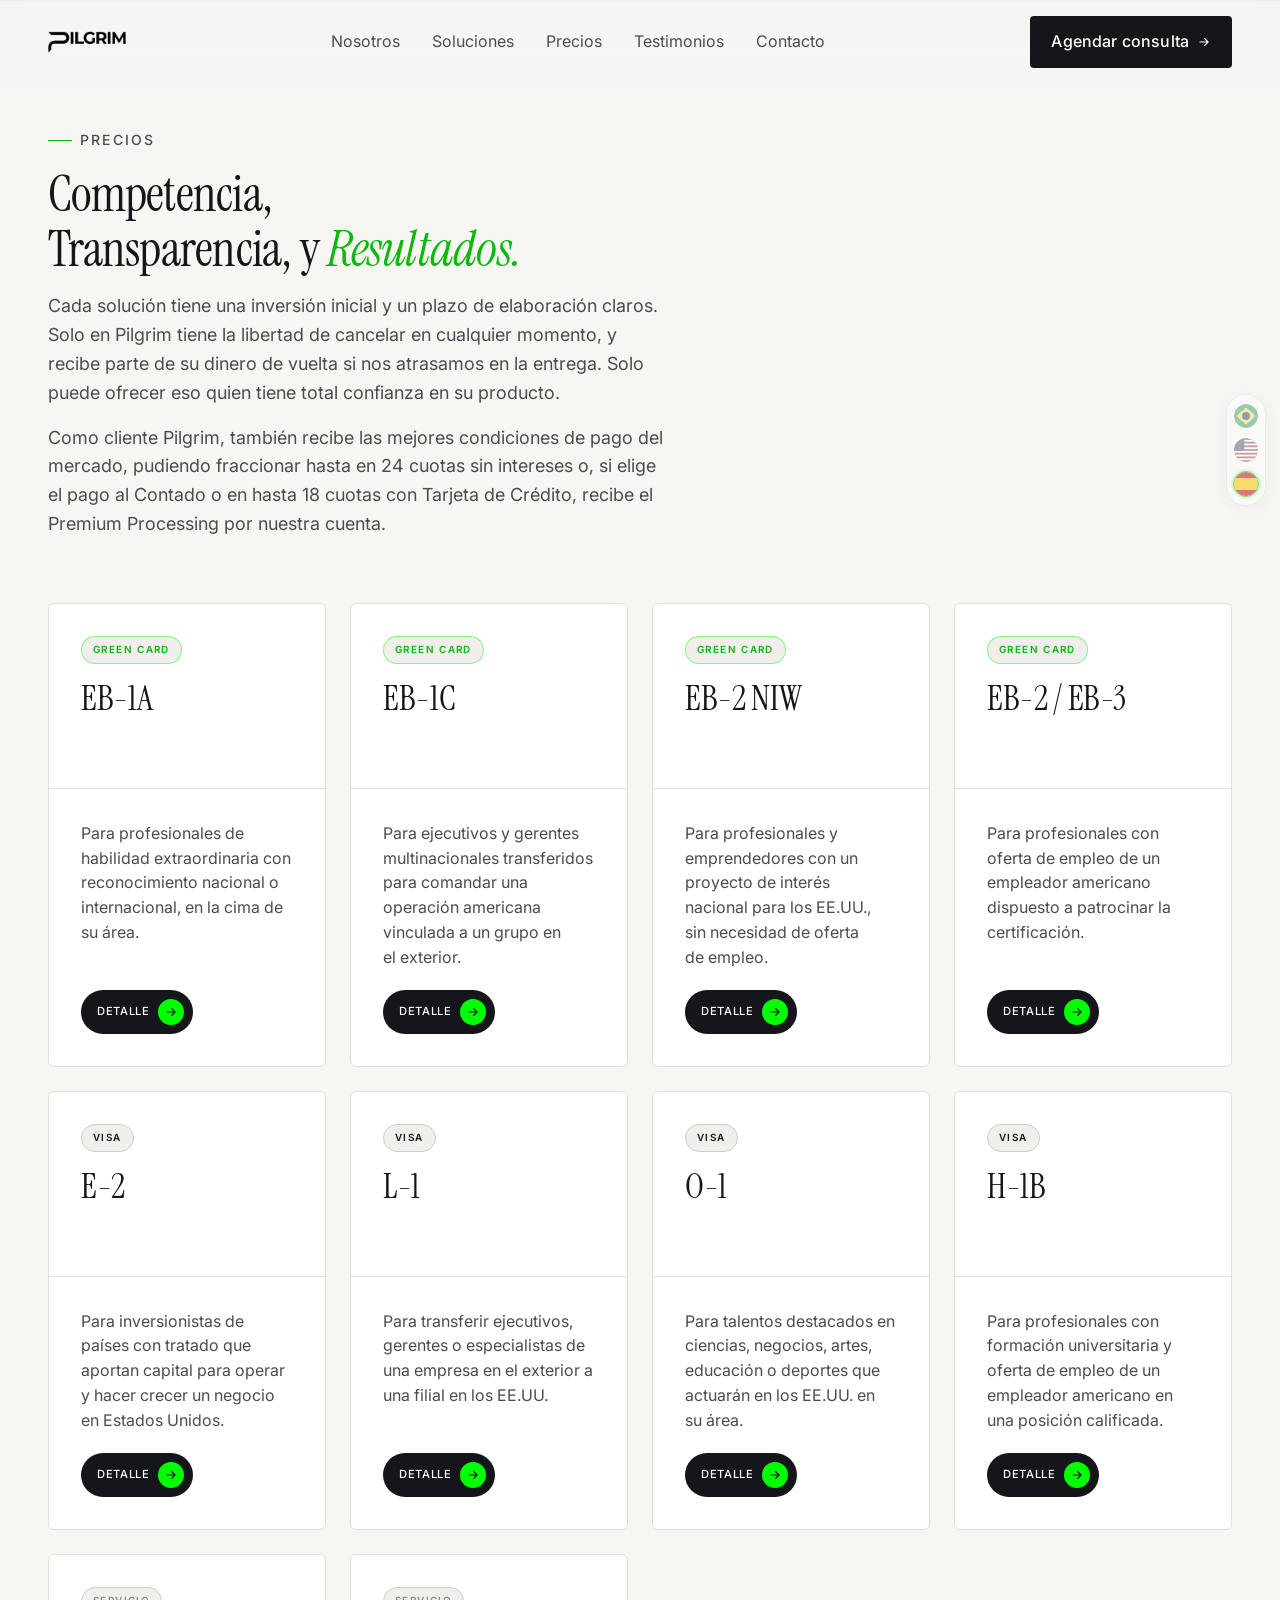
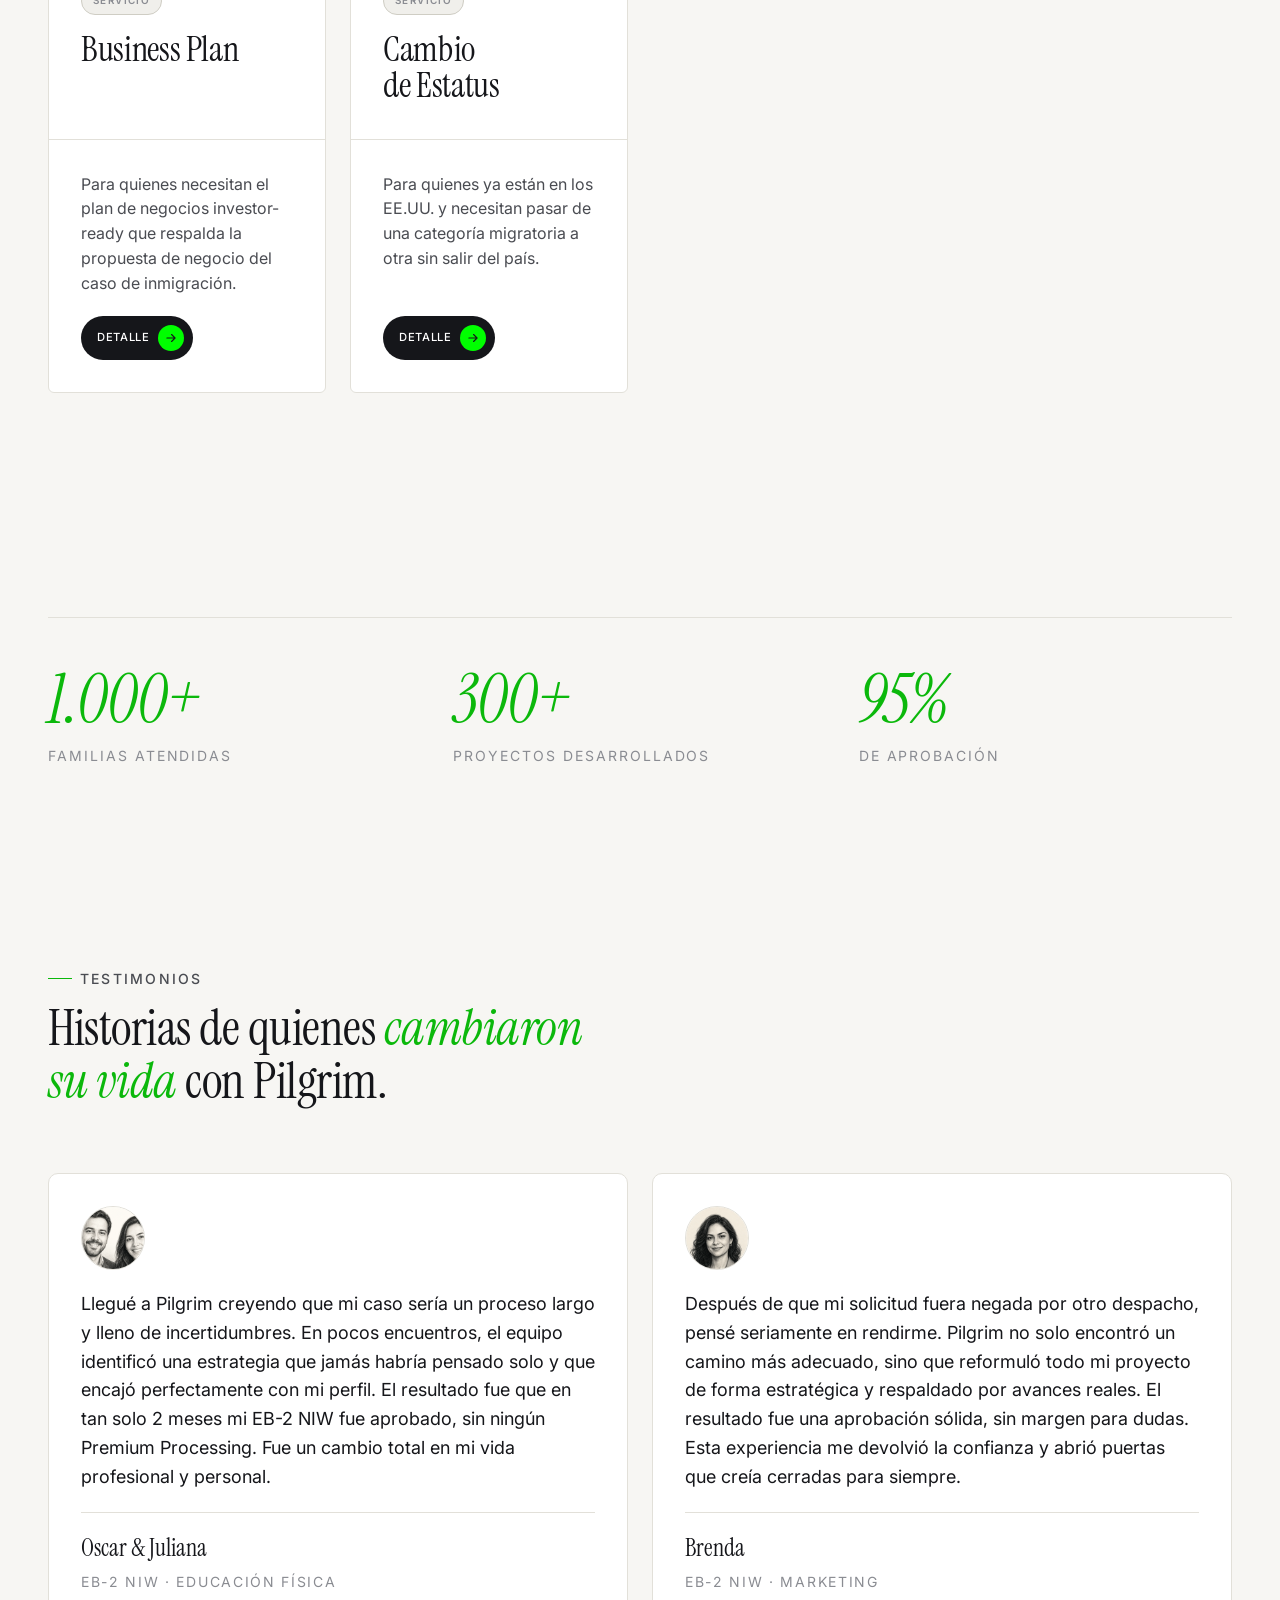
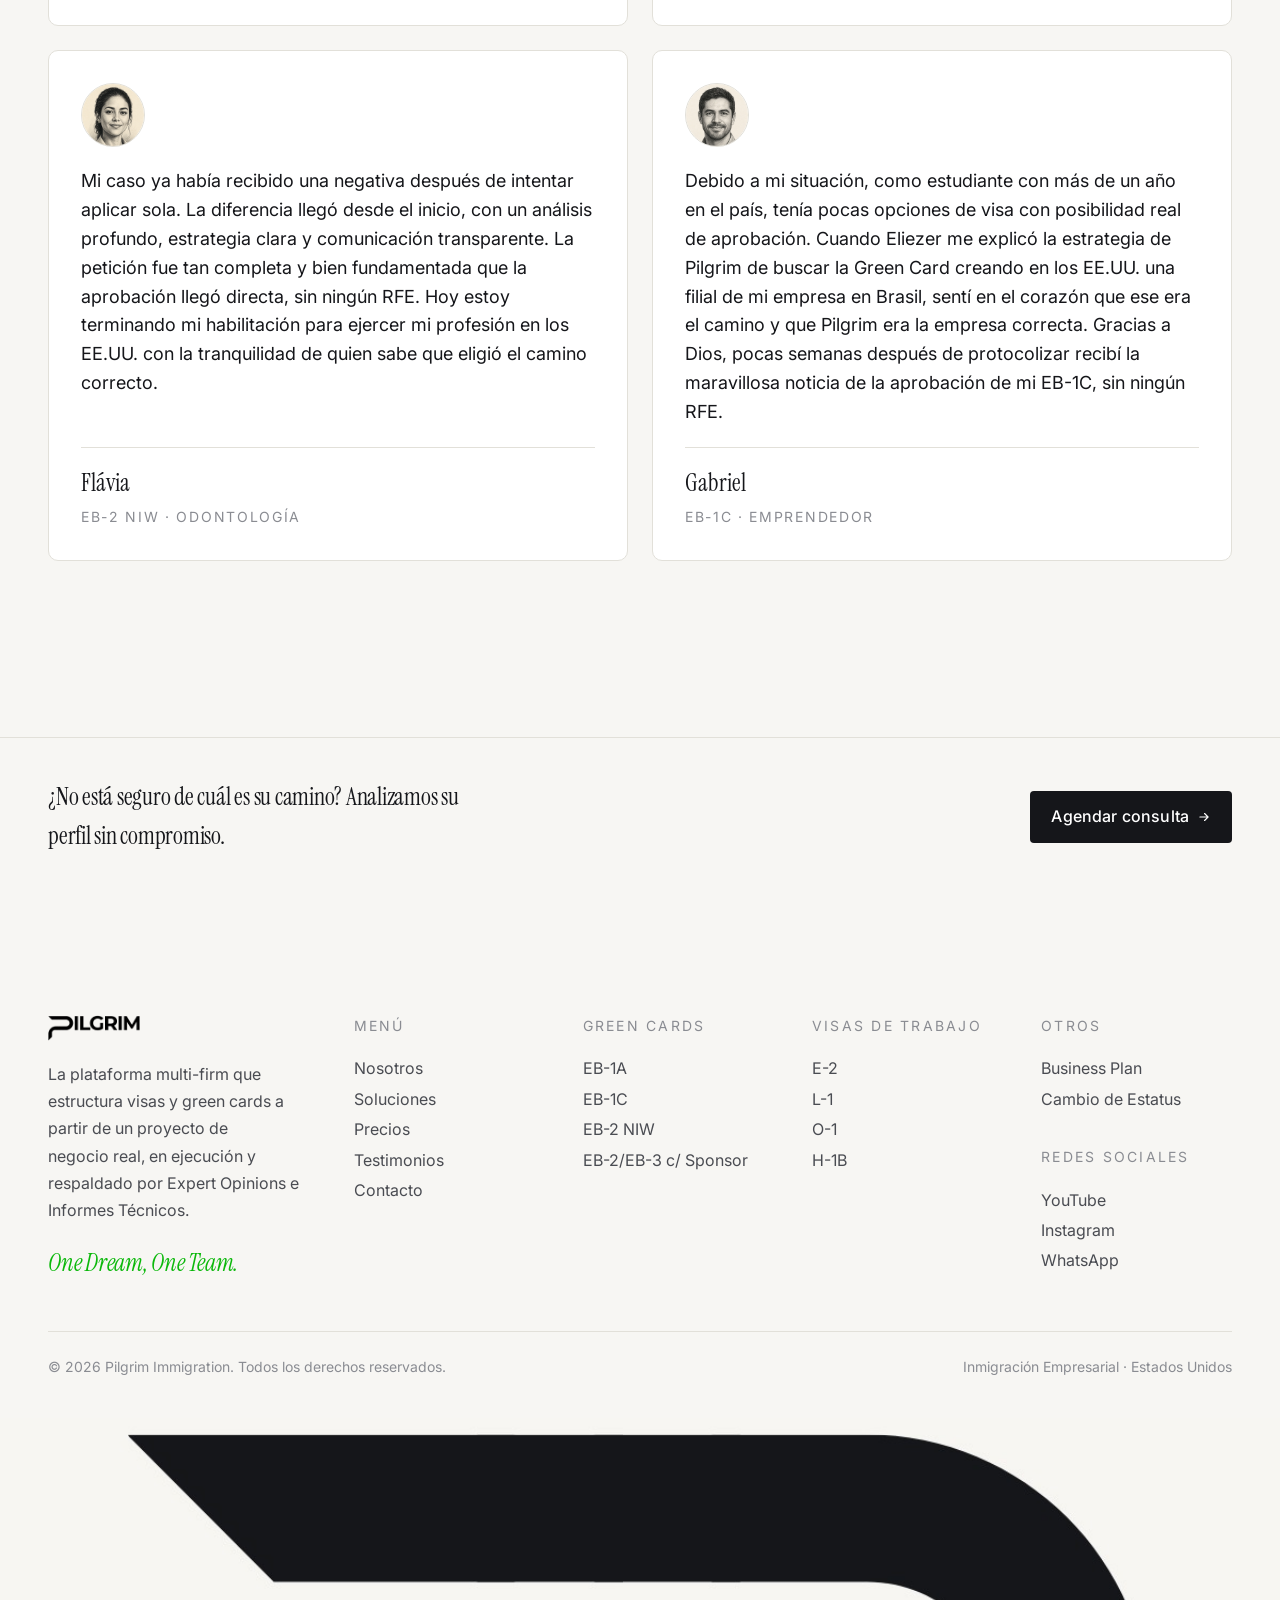
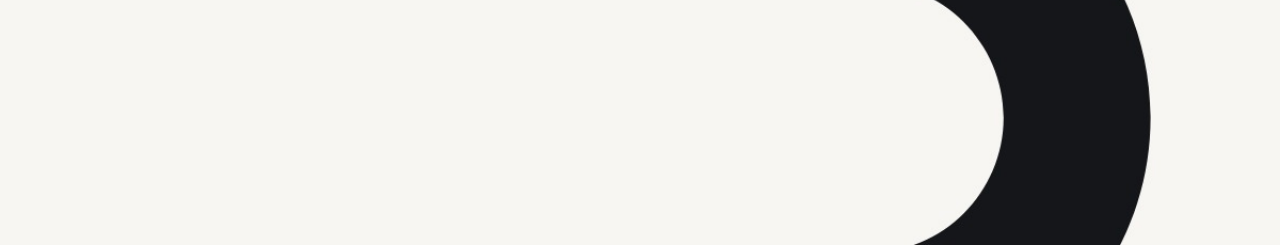
<file: es/precios.html>
<!doctype html>
<html lang="es" data-theme="light">
  <head>
    <meta charset="UTF-8" />
    <meta name="viewport" content="width=device-width, initial-scale=1.0" />
    <title>Precios — Pilgrim Immigration</title>
    <meta
      name="description"
      content="Pilgrim Immigration es la plataforma multi-firm que reúne, en un solo equipo, expertos en Derecho Migratorio, Estrategia de Negocios, Economía y Marketing para estructurar visas y green cards a partir de un proyecto de negocio real."
    />
    <meta property="og:title" content="Pilgrim Immigration — One Dream, One Team" />
    <meta
      property="og:description"
      content="Visas y green cards a partir de un proyecto de negocio real, respaldados por Expert Opinions e Informes Técnicos."
    />
    <meta property="og:type" content="website" />

    <link rel="preconnect" href="https://fonts.googleapis.com" />
    <link rel="preconnect" href="https://fonts.gstatic.com" crossorigin />
    <link
      rel="stylesheet"
      href="https://fonts.googleapis.com/css2?family=Instrument+Serif:ital@0;1&family=Inter:wght@300;400;500;600&display=swap"
    />

    <link rel="icon" type="image/png" href="../assets/favicon.png" />
    <link rel="apple-touch-icon" href="../assets/pilgrim-p.png" />

    <link rel="stylesheet" href="../base.css" />
    <link rel="stylesheet" href="../style.css" />

    <link rel="alternate" hreflang="pt-BR" href="/precos" />
    <link rel="alternate" hreflang="en" href="/en/pricing" />
    <link rel="alternate" hreflang="es" href="/es/precios" />
    <link rel="alternate" hreflang="x-default" href="/precos" />
  </head>
  <body>
    <a href="#main" class="sr-only">Saltar al contenido</a>

    <header class="header" id="site-header">
      <div class="container header__inner">
        <a href="./index.html#top" class="brand" aria-label="Pilgrim Immigration — inicio">
          <img class="brand__logo" src="../assets/pilgrim-wordmark.png" alt="Pilgrim Immigration" />
        </a>

        <nav class="nav" aria-label="Principal">
          <a href="./index.html#about" class="nav__link">Nosotros</a>
          <a href="./index.html#services" class="nav__link">Soluciones</a>
          <a href="/es/precios" class="nav__link is-active">Precios</a>
          <a href="./index.html#depoimentos" class="nav__link">Testimonios</a>
          <a href="./index.html#contact" class="nav__link">Contacto</a>
        </nav>

        <button class="btn btn--primary btn--arrow header__cta" data-open-form data-source="Header — Agendar conversa" type="button">
          Agendar consulta
          <svg viewBox="0 0 24 24" fill="none" stroke="currentColor" stroke-width="2">
            <path d="M5 12h14M13 6l6 6-6 6" stroke-linecap="round" stroke-linejoin="round" />
          </svg>
        </button>

        <button class="hamburger" type="button" data-menu-open aria-label="Abrir menú" aria-expanded="false" aria-controls="mobile-menu">
          <span></span><span></span><span></span>
        </button>
      </div>
    </header>

    <!-- ─── Menu mobile (overlay estilo Ellis) ─── -->
    <div class="mmenu" id="mobile-menu" aria-hidden="true">
      <div class="mmenu__bar container">
        <a href="./index.html#top" class="brand" data-menu-close aria-label="Pilgrim Immigration — inicio">
          <img class="brand__logo" src="../assets/pilgrim-wordmark.png" alt="Pilgrim Immigration" />
        </a>
        <button class="hamburger hamburger--close" type="button" data-menu-close aria-label="Cerrar menú">
          <span></span><span></span>
        </button>
      </div>

      <nav class="mmenu__body container" aria-label="Menú móvil">
        <p class="mmenu__label">Menú</p>
        <ul class="mmenu__list">
          <li><a href="./index.html#about" data-menu-close>Nosotros</a></li>
          <li><a href="./index.html#services" data-menu-close>Soluciones</a></li>
          <li><a href="/es/precios" data-menu-close>Precios</a></li>
          <li><a href="./index.html#depoimentos" data-menu-close>Testimonios</a></li>
          <li><a href="./index.html#contact" data-menu-close>Contacto</a></li>
        </ul>

        <p class="mmenu__label mmenu__label--social">Redes Sociales</p>
        <ul class="mmenu__socials">
          <li><a href="https://instagram.com/pilgrimimmigration" target="_blank" rel="noopener noreferrer">Instagram</a></li>
          <li><a href="https://wa.me/15104807774" target="_blank" rel="noopener noreferrer">WhatsApp</a></li>
        </ul>

        <p class="mmenu__copy">© <span data-year>2026</span> Pilgrim Immigration</p>

        <button class="btn btn--primary btn--arrow mmenu__cta" data-open-form data-source="Menu mobile — Agendar conversa" data-menu-close type="button">
          Agendar consulta
          <svg viewBox="0 0 24 24" fill="none" stroke="currentColor" stroke-width="2">
            <path d="M5 12h14M13 6l6 6-6 6" stroke-linecap="round" stroke-linejoin="round" />
          </svg>
        </button>
      </nav>
    </div>

    <main id="main">
      <span id="top"></span>

      <section class="section precos" id="precos">
        <div class="container">
          <div class="precos__head reveal">
            <p class="eyebrow">Precios</p>
            <h2 class="precos__title">Competencia, Transparencia, y <em>Resultados.</em></h2>
            <p class="precos__desc">
              Cada solución tiene una inversión inicial y un plazo de elaboración claros. Solo en Pilgrim
              tiene la libertad de cancelar en cualquier momento, y recibe parte de su dinero de
              vuelta si nos atrasamos en la entrega. Solo puede ofrecer eso quien tiene total confianza en su
              producto.
            </p>
            <p class="precos__desc">
              Como cliente Pilgrim, también recibe las mejores condiciones de pago del mercado,
              pudiendo fraccionar hasta en 24 cuotas sin intereses o, si elige el pago al Contado o en hasta 18 cuotas
              con Tarjeta de Crédito, recibe el Premium Processing por nuestra cuenta.
            </p>
          </div>

          <div class="precos__grid reveal">
            <article class="pcard" data-service="eb1a">
              <div class="pcard__top">
                <div class="pcard__topface">
                  <span class="pcard__badge is-gc">Green Card</span>
                  <h3 class="pcard__name">EB-1A</h3>
                </div>
                <div class="pcard__image" aria-hidden="true">
                  <img src="../assets/card-eb1a.webp" alt="" loading="lazy" />
                </div>
              </div>
              <div class="pcard__foot">
                <p class="pcard__profile">Para profesionales de habilidad extraordinaria con reconocimiento nacional o internacional, en la cima de su área.</p>
                <button class="pcard__detail" type="button" data-open-detail data-service="eb1a" aria-label="Detalle de EB-1A">
                  <span class="pcard__detail-label">Detalle</span>
                  <svg viewBox="0 0 24 24" fill="none" stroke="currentColor" stroke-width="2"><path d="M5 12h14M13 6l6 6-6 6" stroke-linecap="round" stroke-linejoin="round" /></svg>
                </button>
              </div>
            </article>

            <article class="pcard" data-service="eb1c">
              <div class="pcard__top">
                <div class="pcard__topface">
                  <span class="pcard__badge is-gc">Green Card</span>
                  <h3 class="pcard__name">EB-1C</h3>
                </div>
                <div class="pcard__image" aria-hidden="true">
                  <img src="../assets/card-eb1c.webp" alt="" loading="lazy" />
                </div>
              </div>
              <div class="pcard__foot">
                <p class="pcard__profile">Para ejecutivos y gerentes multinacionales transferidos para comandar una operación americana vinculada a un grupo en el exterior.</p>
                <button class="pcard__detail" type="button" data-open-detail data-service="eb1c" aria-label="Detalle de EB-1C">
                  <span class="pcard__detail-label">Detalle</span>
                  <svg viewBox="0 0 24 24" fill="none" stroke="currentColor" stroke-width="2"><path d="M5 12h14M13 6l6 6-6 6" stroke-linecap="round" stroke-linejoin="round" /></svg>
                </button>
              </div>
            </article>

            <article class="pcard" data-service="eb2niw">
              <div class="pcard__top">
                <div class="pcard__topface">
                  <span class="pcard__badge is-gc">Green Card</span>
                  <h3 class="pcard__name">EB-2 NIW</h3>
                </div>
                <div class="pcard__image" aria-hidden="true">
                  <img src="../assets/card-eb2niw.webp" alt="" loading="lazy" />
                </div>
              </div>
              <div class="pcard__foot">
                <p class="pcard__profile">Para profesionales y emprendedores con un proyecto de interés nacional para los EE.UU., sin necesidad de oferta de empleo.</p>
                <button class="pcard__detail" type="button" data-open-detail data-service="eb2niw" aria-label="Detalle de EB-2 NIW">
                  <span class="pcard__detail-label">Detalle</span>
                  <svg viewBox="0 0 24 24" fill="none" stroke="currentColor" stroke-width="2"><path d="M5 12h14M13 6l6 6-6 6" stroke-linecap="round" stroke-linejoin="round" /></svg>
                </button>
              </div>
            </article>

            <article class="pcard" data-service="eb23">
              <div class="pcard__top">
                <div class="pcard__topface">
                  <span class="pcard__badge is-gc">Green Card</span>
                  <h3 class="pcard__name">EB-2 / EB-3</h3>
                </div>
                <div class="pcard__image" aria-hidden="true">
                  <img src="../assets/card-eb23.webp" alt="" loading="lazy" />
                </div>
              </div>
              <div class="pcard__foot">
                <p class="pcard__profile">Para profesionales con oferta de empleo de un empleador americano dispuesto a patrocinar la certificación.</p>
                <button class="pcard__detail" type="button" data-open-detail data-service="eb23" aria-label="Detalle de EB-2 / EB-3">
                  <span class="pcard__detail-label">Detalle</span>
                  <svg viewBox="0 0 24 24" fill="none" stroke="currentColor" stroke-width="2"><path d="M5 12h14M13 6l6 6-6 6" stroke-linecap="round" stroke-linejoin="round" /></svg>
                </button>
              </div>
            </article>

            <article class="pcard" data-service="e2">
              <div class="pcard__top">
                <div class="pcard__topface">
                  <span class="pcard__badge is-visa">Visa</span>
                  <h3 class="pcard__name">E-2</h3>
                </div>
                <div class="pcard__image" aria-hidden="true">
                  <img src="../assets/card-e2.webp" alt="" loading="lazy" />
                </div>
              </div>
              <div class="pcard__foot">
                <p class="pcard__profile">Para inversionistas de países con tratado que aportan capital para operar y hacer crecer un negocio en Estados Unidos.</p>
                <button class="pcard__detail" type="button" data-open-detail data-service="e2" aria-label="Detalle de E-2">
                  <span class="pcard__detail-label">Detalle</span>
                  <svg viewBox="0 0 24 24" fill="none" stroke="currentColor" stroke-width="2"><path d="M5 12h14M13 6l6 6-6 6" stroke-linecap="round" stroke-linejoin="round" /></svg>
                </button>
              </div>
            </article>

            <article class="pcard" data-service="l1">
              <div class="pcard__top">
                <div class="pcard__topface">
                  <span class="pcard__badge is-visa">Visa</span>
                  <h3 class="pcard__name">L-1</h3>
                </div>
                <div class="pcard__image" aria-hidden="true">
                  <img src="../assets/card-l1.webp" alt="" loading="lazy" />
                </div>
              </div>
              <div class="pcard__foot">
                <p class="pcard__profile">Para transferir ejecutivos, gerentes o especialistas de una empresa en el exterior a una filial en los EE.UU.</p>
                <button class="pcard__detail" type="button" data-open-detail data-service="l1" aria-label="Detalle de L-1">
                  <span class="pcard__detail-label">Detalle</span>
                  <svg viewBox="0 0 24 24" fill="none" stroke="currentColor" stroke-width="2"><path d="M5 12h14M13 6l6 6-6 6" stroke-linecap="round" stroke-linejoin="round" /></svg>
                </button>
              </div>
            </article>

            <article class="pcard" data-service="o1">
              <div class="pcard__top">
                <div class="pcard__topface">
                  <span class="pcard__badge is-visa">Visa</span>
                  <h3 class="pcard__name">O-1</h3>
                </div>
                <div class="pcard__image" aria-hidden="true">
                  <img src="../assets/card-o1.webp" alt="" loading="lazy" />
                </div>
              </div>
              <div class="pcard__foot">
                <p class="pcard__profile">Para talentos destacados en ciencias, negocios, artes, educación o deportes que actuarán en los EE.UU. en su área.</p>
                <button class="pcard__detail" type="button" data-open-detail data-service="o1" aria-label="Detalle de O-1">
                  <span class="pcard__detail-label">Detalle</span>
                  <svg viewBox="0 0 24 24" fill="none" stroke="currentColor" stroke-width="2"><path d="M5 12h14M13 6l6 6-6 6" stroke-linecap="round" stroke-linejoin="round" /></svg>
                </button>
              </div>
            </article>

            <article class="pcard" data-service="h1b">
              <div class="pcard__top">
                <div class="pcard__topface">
                  <span class="pcard__badge is-visa">Visa</span>
                  <h3 class="pcard__name">H-1B</h3>
                </div>
                <div class="pcard__image" aria-hidden="true">
                  <img src="../assets/card-h1b.webp" alt="" loading="lazy" />
                </div>
              </div>
              <div class="pcard__foot">
                <p class="pcard__profile">Para profesionales con formación universitaria y oferta de empleo de un empleador americano en una posición calificada.</p>
                <button class="pcard__detail" type="button" data-open-detail data-service="h1b" aria-label="Detalle de H-1B">
                  <span class="pcard__detail-label">Detalle</span>
                  <svg viewBox="0 0 24 24" fill="none" stroke="currentColor" stroke-width="2"><path d="M5 12h14M13 6l6 6-6 6" stroke-linecap="round" stroke-linejoin="round" /></svg>
                </button>
              </div>
            </article>

            <article class="pcard" data-service="bp">
              <div class="pcard__top">
                <div class="pcard__topface">
                  <span class="pcard__badge is-svc">Servicio</span>
                  <h3 class="pcard__name">Business Plan</h3>
                </div>
                <div class="pcard__image" aria-hidden="true">
                  <img src="../assets/card-bp.webp" alt="" loading="lazy" />
                </div>
              </div>
              <div class="pcard__foot">
                <p class="pcard__profile">Para quienes necesitan el plan de negocios investor-ready que respalda la propuesta de negocio del caso de inmigración.</p>
                <button class="pcard__detail" type="button" data-open-detail data-service="bp" aria-label="Detalle de Business Plan">
                  <span class="pcard__detail-label">Detalle</span>
                  <svg viewBox="0 0 24 24" fill="none" stroke="currentColor" stroke-width="2"><path d="M5 12h14M13 6l6 6-6 6" stroke-linecap="round" stroke-linejoin="round" /></svg>
                </button>
              </div>
            </article>

            <article class="pcard" data-service="status">
              <div class="pcard__top">
                <div class="pcard__topface">
                  <span class="pcard__badge is-svc">Servicio</span>
                  <h3 class="pcard__name">Cambio de Estatus</h3>
                </div>
                <div class="pcard__image" aria-hidden="true">
                  <img src="../assets/card-status.webp" alt="" loading="lazy" />
                </div>
              </div>
              <div class="pcard__foot">
                <p class="pcard__profile">Para quienes ya están en los EE.UU. y necesitan pasar de una categoría migratoria a otra sin salir del país.</p>
                <button class="pcard__detail" type="button" data-open-detail data-service="status" aria-label="Detalle de Cambio de Estatus">
                  <span class="pcard__detail-label">Detalle</span>
                  <svg viewBox="0 0 24 24" fill="none" stroke="currentColor" stroke-width="2"><path d="M5 12h14M13 6l6 6-6 6" stroke-linecap="round" stroke-linejoin="round" /></svg>
                </button>
              </div>
            </article>
          </div>
        </div>
      </section>

      <!-- ─── Resultados ─── -->
      <section class="section presults" aria-label="Resultados">
        <div class="container">
          <div class="presults__grid reveal">
            <div class="presults__item">
              <div class="presults__num"><em>1.000+</em></div>
              <div class="presults__label">familias atendidas</div>
            </div>
            <div class="presults__item">
              <div class="presults__num"><em>300+</em></div>
              <div class="presults__label">proyectos desarrollados</div>
            </div>
            <div class="presults__item">
              <div class="presults__num"><em>95%</em></div>
              <div class="presults__label">de aprobación</div>
            </div>
          </div>
        </div>
      </section>

      <!-- ─── Depoimentos (página de preços — grid estático) ─── -->
      <section class="section ptesti" aria-label="Testimonios de clientes">
        <div class="container">
          <div class="ptesti__head reveal">
            <p class="eyebrow">Testimonios</p>
            <h2 class="ptesti__title">Historias de quienes <em>cambiaron su vida</em> con Pilgrim.</h2>
          </div>
          <div class="ptesti__grid">
            <article class="ptesti__card reveal">
              <div class="ptesti__portrait">
                <img src="../assets/depo-oscar-juliana.webp" alt="Ilustración de Oscar y Juliana" loading="lazy" />
              </div>
              <blockquote class="ptesti__quote">Llegué a Pilgrim creyendo que mi caso sería un proceso largo y lleno de incertidumbres. En pocos encuentros, el equipo identificó una estrategia que jamás habría pensado solo y que encajó perfectamente con mi perfil. El resultado fue que en tan solo 2 meses mi EB-2 NIW fue aprobado, sin ningún Premium Processing. Fue un cambio total en mi vida profesional y personal.</blockquote>
              <div class="ptesti__author">
                <span class="ptesti__name">Oscar &amp; Juliana</span>
                <span class="ptesti__role">EB-2 NIW · Educación Física</span>
              </div>
            </article>
            <article class="ptesti__card reveal">
              <div class="ptesti__portrait">
                <img src="../assets/depo-beatriz.webp" alt="Ilustración de Brenda" loading="lazy" />
              </div>
              <blockquote class="ptesti__quote">Después de que mi solicitud fuera negada por otro despacho, pensé seriamente en rendirme. Pilgrim no solo encontró un camino más adecuado, sino que reformuló todo mi proyecto de forma estratégica y respaldado por avances reales. El resultado fue una aprobación sólida, sin margen para dudas. Esta experiencia me devolvió la confianza y abrió puertas que creía cerradas para siempre.</blockquote>
              <div class="ptesti__author">
                <span class="ptesti__name">Brenda</span>
                <span class="ptesti__role">EB-2 NIW · Marketing</span>
              </div>
            </article>
            <article class="ptesti__card reveal">
              <div class="ptesti__portrait">
                <img src="../assets/depo-larissa.webp" alt="Ilustración de Flávia" loading="lazy" />
              </div>
              <blockquote class="ptesti__quote">Mi caso ya había recibido una negativa después de intentar aplicar sola. La diferencia llegó desde el inicio, con un análisis profundo, estrategia clara y comunicación transparente. La petición fue tan completa y bien fundamentada que la aprobación llegó directa, sin ningún RFE. Hoy estoy terminando mi habilitación para ejercer mi profesión en los EE.UU. con la tranquilidad de quien sabe que eligió el camino correcto.</blockquote>
              <div class="ptesti__author">
                <span class="ptesti__name">Flávia</span>
                <span class="ptesti__role">EB-2 NIW · Odontología</span>
              </div>
            </article>
            <article class="ptesti__card reveal">
              <div class="ptesti__portrait">
                <img src="../assets/depo-rafael.webp" alt="Ilustración de Gabriel" loading="lazy" />
              </div>
              <blockquote class="ptesti__quote">Debido a mi situación, como estudiante con más de un año en el país, tenía pocas opciones de visa con posibilidad real de aprobación. Cuando Eliezer me explicó la estrategia de Pilgrim de buscar la Green Card creando en los EE.UU. una filial de mi empresa en Brasil, sentí en el corazón que ese era el camino y que Pilgrim era la empresa correcta. Gracias a Dios, pocas semanas después de protocolizar recibí la maravillosa noticia de la aprobación de mi EB-1C, sin ningún RFE.</blockquote>
              <div class="ptesti__author">
                <span class="ptesti__name">Gabriel</span>
                <span class="ptesti__role">EB-1C · Emprendedor</span>
              </div>
            </article>

          </div>
        </div>
      </section>

      <!-- ─── CTA "Não tem certeza" ─── -->
      <section class="section--tight precos-cta" id="contact-precos">
        <div class="container precos-cta__inner reveal">

            <p class="precos__cta-text">
              ¿No está seguro de cuál es su camino? Analizamos su perfil sin compromiso.
            </p>
            <button class="btn btn--primary btn--arrow" data-open-form data-source="Preços — Agendar conversa" type="button">
              Agendar consulta
              <svg viewBox="0 0 24 24" fill="none" stroke="currentColor" stroke-width="2">
                <path d="M5 12h14M13 6l6 6-6 6" stroke-linecap="round" stroke-linejoin="round" />
              </svg>
            </button>
        </div>
      </section>

<footer class="footer">
        <div class="container">
          <div class="footer__grid">
            <div class="footer__brand">
              <img class="footer__logo" src="../assets/pilgrim-wordmark.png" alt="Pilgrim Immigration" />
              <p class="footer__tag">
                La plataforma multi-firm que estructura visas y green cards a partir de un proyecto de
                negocio real, en ejecución y respaldado por Expert Opinions e Informes Técnicos.
              </p>
              <p class="footer__slogan"><em>One Dream, One Team.</em></p>
            </div>

            <nav class="footer__col" aria-label="Menú">
              <div class="footer__col-title">Menú</div>
              <a href="./index.html#about">Nosotros</a>
              <a href="./index.html#services">Soluciones</a>
              <a href="/es/precios">Precios</a>
              <a href="./index.html#depoimentos">Testimonios</a>
              <a href="./index.html#contact">Contacto</a>
            </nav>

            <nav class="footer__col" aria-label="Green Cards">
              <div class="footer__col-title">Green Cards</div>
              <button type="button" class="footer__link" data-open-detail data-service="eb1a">EB-1A</button>
              <button type="button" class="footer__link" data-open-detail data-service="eb1c">EB-1C</button>
              <button type="button" class="footer__link" data-open-detail data-service="eb2niw">EB-2 NIW</button>
              <button type="button" class="footer__link" data-open-detail data-service="eb23">EB-2/EB-3 c/ Sponsor</button>
            </nav>

            <nav class="footer__col" aria-label="Visas de Trabajo">
              <div class="footer__col-title">Visas de Trabajo</div>
              <button type="button" class="footer__link" data-open-detail data-service="e2">E-2</button>
              <button type="button" class="footer__link" data-open-detail data-service="l1">L-1</button>
              <button type="button" class="footer__link" data-open-detail data-service="o1">O-1</button>
              <button type="button" class="footer__link" data-open-detail data-service="h1b">H-1B</button>
            </nav>

            <nav class="footer__col" aria-label="Otros">
              <div class="footer__col-title">Otros</div>
              <button type="button" class="footer__link" data-open-detail data-service="bp">Business Plan</button>
              <button type="button" class="footer__link" data-open-detail data-service="status">Cambio de Estatus</button>

              <div class="footer__col-title footer__col-title--social">Redes Sociales</div>
              <a href="https://www.youtube.com/@pilgrimimmigration" target="_blank" rel="noopener noreferrer">YouTube</a>
              <a href="https://instagram.com/pilgrimimmigration" target="_blank" rel="noopener noreferrer">Instagram</a>
              <a href="https://wa.me/15104807774" target="_blank" rel="noopener noreferrer">WhatsApp</a>
            </nav>
          </div>

          <div class="footer__bottom">
            <span>© <span id="year">2026</span> Pilgrim Immigration. Todos los derechos reservados.</span>
            <span>Inmigración Empresarial · Estados Unidos</span>
          </div>
        </div>

        <!-- P gigante cortado de ponta a ponta (estilo Ellis) -->
        <div class="footer__bigmark" aria-hidden="true">
          <img src="../assets/pilgrim-p-footer.jpg" alt="" />
        </div>
      </footer>
    </main>

    <!-- ─── Detalhamento Modal (estilo Ellis, 2 abas) ─── -->
    <div
      class="modal modal--detail"
      id="detail-modal"
      role="dialog"
      aria-modal="true"
      aria-labelledby="detail-modal-title"
      hidden
    >
      <div class="dmodal">
        <button class="modal__close dmodal__close" data-close-modal aria-label="Cerrar" type="button">
          <svg width="18" height="18" viewBox="0 0 24 24" fill="none" stroke="currentColor" stroke-width="1.8">
            <path d="M6 6l12 12M18 6L6 18" stroke-linecap="round" />
          </svg>
        </button>

        <!-- Lado esquerdo: cartao grande + promessa -->
        <div class="dmodal__left">
          <div class="dmodal__card">
            <img id="detail-card-img" src="../assets/card-eb1a.webp" alt="" />
          </div>
          <div class="dmodal__promise">
            <span class="dmodal__promise-title">Nuestra promesa</span>
            <ul class="dmodal__promise-list" id="detail-promise-list"><!-- preenchido via JS --></ul>
          </div>
        </div>

        <!-- Lado direito: detalhamento -->
        <div class="dmodal__right">
          <div class="dmodal__rhead">
            <span class="dmodal__crumb">Detalle <i>&middot;</i> <span id="detail-badge">Green Card</span></span>
          </div>

          <h2 class="dmodal__title" id="detail-modal-title">EB-1A</h2>

          <div class="dmodal__tabs" role="tablist" aria-label="Detalle">
            <button class="dmodal__tab is-active" type="button" role="tab" data-tab="invest">Inversión</button>
            <button class="dmodal__tab" type="button" role="tab" data-tab="prazos">Plazos</button>
          </div>

          <div class="dmodal__panels">
            <!-- Aba Investimento: 2x2 (linha = pacote, col1 nome, col2 valor) -->
            <div class="dmodal__panel" id="detail-pane-invest" role="tabpanel">
              <table class="dtable">
                <tbody id="detail-invest-body"><!-- preenchido via JS --></tbody>
              </table>
            </div>

            <!-- Aba Prazos: col1 forma de pagamento, col2 prazo (linhas via JS) -->
            <div class="dmodal__panel" id="detail-pane-prazos" role="tabpanel" hidden>
              <table class="dtable">
                <tbody id="detail-prazos-body"><!-- preenchido via JS --></tbody>
              </table>
              <p class="dmodal__disclaimer">
                El plazo indicado es el tiempo de elaboración tras la recepción de toda la documentación e
                información necesarias para el caso.
              </p>
            </div>
          </div>
        </div>

        <!-- Rodape fixo: a partir de + CTA ---->
        <div class="dmodal__foot">
          <div class="dmodal__total">
            <span class="dmodal__total-label">A partir de</span>
            <span class="dmodal__total-value" id="detail-from"><em>$</em>10.000</span>
          </div>
          <button class="btn btn--accent btn--arrow" type="button" id="detail-cta" data-open-form>
            Descargar Presentación
            <svg viewBox="0 0 24 24" fill="none" stroke="currentColor" stroke-width="2">
              <path d="M5 12h14M13 6l6 6-6 6" stroke-linecap="round" stroke-linejoin="round" />
            </svg>
          </button>
        </div>
      </div>
    </div>

    <!-- ─── Contact / Lead Form Modal ─── -->
    <div
      class="modal"
      id="contact-modal"
      role="dialog"
      aria-modal="true"
      aria-labelledby="contact-modal-title"
      hidden
    >
      <div class="modal__panel">
        <button class="modal__close" data-close-modal aria-label="Cerrar" type="button">
          <svg width="18" height="18" viewBox="0 0 24 24" fill="none" stroke="currentColor" stroke-width="1.8">
            <path d="M6 6l12 12M18 6L6 18" stroke-linecap="round" />
          </svg>
        </button>

        <p class="eyebrow" style="margin-bottom: var(--space-4)">Presentación gratuita</p>
        <h2 class="modal__title" id="contact-modal-title">
          Hablemos sobre su <em>caso.</em>
        </h2>
        <p class="modal__sub">
          Déjenos algunos datos y nos pondremos en contacto para agendar su presentación. Los campos
          marcados con <span style="color: var(--color-accent-dim)">*</span> son obligatorios.
        </p>

        <form class="form" id="contact-form" novalidate>
          <input type="hidden" name="interesse" id="f-interesse" value="" />

          <div class="form__row">
            <div class="field">
              <label class="field__label" for="f-name"
                >Nombre completo <span class="req">*</span></label
              >
              <input
                type="text"
                class="field__input"
                id="f-name"
                name="full_name"
                required
                autocomplete="name"
              />
            </div>
            <div class="field">
              <label class="field__label" for="f-email"
                >E-mail <span class="req">*</span></label
              >
              <input
                type="email"
                class="field__input"
                id="f-email"
                name="email"
                required
                autocomplete="email"
              />
            </div>
          </div>

          <div class="form__row">
            <div class="field">
              <label class="field__label" for="f-phone"
                >Teléfono / WhatsApp <span class="req">*</span></label
              >
              <input
                type="tel"
                class="field__input"
                id="f-phone"
                name="phone"
                required
                autocomplete="tel"
                placeholder="+1 (___) ___-____"
              />
            </div>
            <div class="field">
              <label class="field__label" for="f-interest-display"
                >Solución de interés <span class="opt">automático</span></label
              >
              <input
                type="text"
                class="field__input"
                id="f-interest-display"
                readonly
                placeholder="—"
              />
            </div>
          </div>

          <div class="field">
            <label class="field__label" for="f-stage"
              >Situación actual <span class="opt">opcional</span></label
            >
            <select class="field__select" id="f-stage" name="stage">
              <option value="">Seleccione…</option>
              <option value="Fora dos EUA">Estoy fuera de los EE.UU.</option>
              <option value="Nos EUA">Ya estoy en los EE.UU.</option>
              <option value="Empresa em operação">Tengo empresa en operación</option>
              <option value="Outro">Otro</option>
            </select>
          </div>

          <div class="field">
            <label class="field__label" for="f-notes"
              >Cuéntenos un poco sobre su caso <span class="opt">opcional</span></label
            >
            <textarea
              class="field__textarea"
              id="f-notes"
              name="notes"
              rows="4"
              placeholder="Cualquier información que ayude a entender su objetivo antes de la consulta."
            ></textarea>
          </div>

          <div class="form__actions">
            <p class="form__note">
              Sus datos se envían de forma privada a Pilgrim Immigration. No
              compartimos ni revendemos su información de contacto.
            </p>
            <button class="btn btn--primary btn--arrow" type="submit" id="submit-btn">
              <span class="btn-label">Enviar solicitud</span>
              <svg viewBox="0 0 24 24" fill="none" stroke="currentColor" stroke-width="2">
                <path d="M5 12h14M13 6l6 6-6 6" stroke-linecap="round" stroke-linejoin="round" />
              </svg>
            </button>
          </div>

          <div class="form__status" id="form-status" role="status" aria-live="polite"></div>
        </form>
      </div>
    </div>

    <script src="../app.js"></script>
  <script data-pplx-inline-edit>
(function () {
  if (window === window.top) return;

  const allowedParentOrigins = ["https://www.perplexity.ai","https://perplexity.ai","https://testing.perplexity.ai","https://staging.perplexity.ai","https://*.preview.i.perplexity.ai","http://localhost:3000","http://127.0.0.1:3000","http://localhost:5173","http://127.0.0.1:5173"];
  const MAX_FONT_BYTES = 500 * 1024;
  const MAX_TOTAL_FONT_BYTES = 2 * 1024 * 1024;
  let scrollForwarding = false;
  let scrollRaf = 0;
  let trustedTopOrigin = null;

  // Allow entries like "https://*.preview.i.perplexity.ai" — the wildcard
  // matches a single DNS label (no dots), so "https://*.foo" cannot stretch
  // across multiple labels.
  function matchesAllowedOrigin(origin) {
    if (!origin) return false;
    for (const entry of allowedParentOrigins) {
      if (!entry.includes("*")) {
        if (entry === origin) return true;
        continue;
      }
      const pattern = new RegExp(
        "^" +
          entry.replace(/[.+?^${}()|[\]\\]/g, "\\$&").replace(/\*/g, "[^.]+") +
          "$",
      );
      if (pattern.test(origin)) return true;
    }
    return false;
  }

  // Trust decision: when the sender is same-origin-visible (event.origin is a
  // real origin like https://www.perplexity.ai) we trust event.origin directly.
  // When event.origin is "null" (opaque broker srcdoc), we fall back to the
  // broker's stamped `parentOrigin` to identify the top window. The fallback
  // is claim-only — we rely on the browser's native `targetOrigin` enforcement
  // on the response path (see postToTrustedTop) to ensure replies can't be
  // delivered to anyone but the actual top window of that claimed origin.
  function getTrustedParentOrigin(event) {
    const forwardedParentOrigin =
      typeof event.data.parentOrigin === "string" ? event.data.parentOrigin : null;
    const parentOrigin = event.origin === "null" ? forwardedParentOrigin : event.origin;
    return matchesAllowedOrigin(parentOrigin) ? parentOrigin : null;
  }

  // All responses go to window.top with targetOrigin = the allowlisted origin.
  // An attacker that iframes us inside their own null-origin broker can claim
  // any parentOrigin they like, but the browser will drop the reply whenever
  // the real top's origin doesn't match — so the screenshot never leaves.
  function postToTrustedTop(message) {
    if (!trustedTopOrigin) return;
    try {
      window.top.postMessage(message, trustedTopOrigin);
    } catch (_error) {}
  }

  function inlineAll(original, clone) {
    if (original.nodeType !== 1 || clone.nodeType !== 1) return;

    try {
      const computedStyle = getComputedStyle(original);
      // cssText on a computed style is the serialized declaration in modern
      // Chromium/Safari — a single read beats enumerating ~400 longhand
      // properties. Firefox returns "" here, so we fall back on empty.
      const serialized = computedStyle.cssText;
      if (serialized) {
        clone.style.cssText = serialized;
      } else {
        const parts = new Array(computedStyle.length);
        for (let index = 0; index < computedStyle.length; index += 1) {
          const property = computedStyle[index];
          parts[index] = `${property}:${computedStyle.getPropertyValue(property)};`;
        }
        clone.style.cssText = parts.join("");
      }
    } catch (_error) {}

    const originalChildren = original.children;
    const clonedChildren = clone.children;
    for (
      let index = 0;
      index < originalChildren.length && index < clonedChildren.length;
      index += 1
    ) {
      inlineAll(originalChildren[index], clonedChildren[index]);
    }
  }

  function extractFontUrl(srcValue) {
    const matches = [
      ...srcValue.matchAll(
        /url\(["']?([^"')]+)["']?\)(?:\s*format\(["']?([^"')]+)["']?\))?/gi,
      ),
    ];
    if (matches.length === 0) return null;
    const woff2 = matches.find((m) => m[2] && m[2].toLowerCase().includes("woff2"));
    if (woff2) return woff2[1];
    const woff = matches.find((m) => m[2] && m[2].toLowerCase().includes("woff"));
    if (woff) return woff[1];
    return matches[0][1];
  }

  // Cache resolved font URL -> data URI across captures. Fonts on a page
  // essentially never change, and a batch run emits multiple captures back to
  // back — without this we'd refetch + re-base64 every time.
  const fontDataUriCache = new Map();
  const SRC_DECLARATION_RE = /src\s*:\s*[^;}]+/i;

  async function fetchAsDataUri(url) {
    if (fontDataUriCache.has(url)) return fontDataUriCache.get(url);
    let dataUri = null;
    try {
      const response = await fetch(url, { mode: "cors", credentials: "omit" });
      if (response.ok) {
        const blob = await response.blob();
        if (blob.size <= MAX_FONT_BYTES) {
          dataUri = await new Promise((resolve) => {
            const reader = new FileReader();
            reader.onloadend = () =>
              resolve(typeof reader.result === "string" ? reader.result : null);
            reader.onerror = () => resolve(null);
            reader.readAsDataURL(blob);
          });
        }
      }
    } catch (_error) {
      dataUri = null;
    }
    fontDataUriCache.set(url, dataUri);
    return dataUri;
  }

  function collectFontFaceRuleTexts() {
    const rules = [];
    for (const sheet of document.styleSheets) {
      let cssRules;
      try {
        cssRules = sheet.cssRules;
      } catch (_error) {
        continue;
      }
      if (!cssRules) continue;
      for (const rule of cssRules) {
        const cssText = rule.cssText || "";
        if (cssText.startsWith("@font-face")) rules.push(cssText);
      }
    }
    return rules;
  }

  async function buildInlinedFontCss() {
    const ruleTexts = collectFontFaceRuleTexts();
    if (ruleTexts.length === 0) return null;

    const resolved = ruleTexts.map((cssText) => {
      if (!SRC_DECLARATION_RE.test(cssText)) return null;
      const srcMatch = cssText.match(/src\s*:\s*([^;}]+)[;}]/i);
      if (!srcMatch) return null;
      const url = extractFontUrl(srcMatch[1]);
      if (!url) return null;
      try {
        return { cssText, url: new URL(url, document.baseURI).href };
      } catch (_error) {
        return null;
      }
    });

    const dataUris = await Promise.all(
      resolved.map((entry) => (entry ? fetchAsDataUri(entry.url) : Promise.resolve(null))),
    );

    const inlined = [];
    let totalBytes = 0;
    for (let index = 0; index < resolved.length; index += 1) {
      const entry = resolved[index];
      const dataUri = dataUris[index];
      if (!entry || !dataUri) continue;
      const approxBytes = dataUri.length * 0.75;
      if (totalBytes + approxBytes > MAX_TOTAL_FONT_BYTES) break;
      totalBytes += approxBytes;
      inlined.push(entry.cssText.replace(SRC_DECLARATION_RE, `src: url("${dataUri}")`));
    }
    return inlined.length > 0 ? inlined.join("\n") : null;
  }

  function stripExternal(clone) {
    const images = clone.querySelectorAll("img");
    for (let index = 0; index < images.length; index += 1) {
      const src = images[index].getAttribute("src");
      if (src && !src.startsWith("data:")) images[index].removeAttribute("src");
    }

    const elements = clone.querySelectorAll("*");
    for (let index = 0; index < elements.length; index += 1) {
      const style = elements[index].style.cssText;
      if (style && style.includes("url(")) {
        elements[index].style.cssText = style.replace(
          /url\(["']?(?!data:)[^)"']*["']?\)/gi,
          "none",
        );
      }
    }
  }

  function emitScroll() {
    scrollRaf = 0;
    if (!scrollForwarding) return;
    postToTrustedTop({
      type: "INLINE_EDIT_SCROLL",
      scrollX: window.scrollX,
      scrollY: window.scrollY,
    });
  }

  window.addEventListener(
    "scroll",
    function () {
      if (!scrollForwarding || scrollRaf) return;
      scrollRaf = requestAnimationFrame(emitScroll);
    },
    { passive: true, capture: true },
  );

  async function handleCaptureRequest(event) {
    const requestId = event.data.requestId;
    const scrollX = window.scrollX;
    const scrollY = window.scrollY;
    const width = window.innerWidth;
    const height = window.innerHeight;

    function postResult(dataUrl) {
      postToTrustedTop({
        type: "INLINE_EDIT_SCREENSHOT_RESULT",
        requestId,
        dataUrl,
        scrollX,
        scrollY,
      });
    }

    try {
      // Wait for any pending web fonts to resolve so both inline metrics and
      // the @font-face inlining below see the same loaded faces.
      if (document.fonts && document.fonts.ready) {
        try {
          await document.fonts.ready;
        } catch (_error) {}
      }

      const clone = document.documentElement.cloneNode(true);
      inlineAll(document.documentElement, clone);

      const removedNodes = clone.querySelectorAll("script,link[rel=\"stylesheet\"],style");
      for (let index = 0; index < removedNodes.length; index += 1) {
        removedNodes[index].remove();
      }

      stripExternal(clone);

      // Re-embed web fonts as data-URI @font-face rules so the SVG rasterizer
      // can resolve them — external font URLs aren't fetched during
      // foreignObject rendering, which would otherwise force a fallback face
      // and change text metrics.
      const inlinedFontCss = await buildInlinedFontCss();
      if (inlinedFontCss) {
        const styleEl = document.createElement("style");
        styleEl.textContent = inlinedFontCss;
        const head = clone.querySelector("head");
        if (head) head.appendChild(styleEl);
        else clone.insertBefore(styleEl, clone.firstChild);
      }

      const html = new XMLSerializer().serializeToString(clone);
      const svg =
        `<svg xmlns="http://www.w3.org/2000/svg" width="${width}" height="${height}">` +
        '<foreignObject width="100%" height="100%">' +
        `<div xmlns="http://www.w3.org/1999/xhtml" style="width:${width}px;height:${height}px;overflow:hidden">` +
        `<div style="position:relative;left:-${scrollX}px;top:-${scrollY}px">` +
        html +
        "</div></div></foreignObject></svg>";
      const svgUrl = `data:image/svg+xml;charset=utf-8,${encodeURIComponent(svg)}`;
      const image = new Image();
      image.onload = function () {
        const canvas = document.createElement("canvas");
        canvas.width = width;
        canvas.height = height;
        canvas.getContext("2d").drawImage(image, 0, 0);
        postResult(canvas.toDataURL("image/png"));
      };
      image.onerror = function () {
        postResult(null);
      };
      image.src = svgUrl;
    } catch (_error) {
      postResult(null);
    }
  }

  window.addEventListener("message", function (event) {
    if (!event.data) return;
    // Only accept messages from the direct parent frame. Blocks sibling /
    // unrelated-window postMessage senders that could otherwise reach us.
    if (event.source !== window.parent) return;

    const trustedParentOrigin = getTrustedParentOrigin(event);
    if (!trustedParentOrigin) return;
    trustedTopOrigin = trustedParentOrigin;

    if (event.data.type === "INLINE_EDIT_SCROLL_START") {
      scrollForwarding = true;
      emitScroll();
      return;
    }

    if (event.data.type === "INLINE_EDIT_SCROLL_STOP") {
      scrollForwarding = false;
      if (scrollRaf) cancelAnimationFrame(scrollRaf);
      scrollRaf = 0;
      return;
    }

    if (event.data.type !== "INLINE_EDIT_CAPTURE_REQUEST") return;

    handleCaptureRequest(event);
  });
})();


</script></body>
</html>
</file>
<file: base.css>
/* base.css */
*, *::before, *::after { box-sizing: border-box; margin: 0; padding: 0; }

html {
  -moz-text-size-adjust: none;
  -webkit-text-size-adjust: none;
  text-size-adjust: none;
  -webkit-font-smoothing: antialiased;
  -moz-osx-font-smoothing: grayscale;
  text-rendering: optimizeLegibility;
  scroll-behavior: smooth;
  hanging-punctuation: first last;
  scroll-padding-top: var(--space-20);
}

body {
  min-height: 100dvh;
  line-height: 1.6;
  font-family: var(--font-body, sans-serif);
  font-size: var(--text-base);
  color: var(--color-text);
  background-color: var(--color-bg);
  overflow-x: hidden;
}

img, picture, video, canvas, svg {
  display: block;
  max-width: 100%;
  height: auto;
}

ul[role='list'], ol[role='list'] { list-style: none; }

input, button, textarea, select { font: inherit; color: inherit; }

h1, h2, h3, h4, h5, h6 {
  text-wrap: balance;
  line-height: 1.15;
  font-weight: 400;
}

p, li, figcaption {
  text-wrap: pretty;
  max-width: 72ch;
}

::selection {
  background: oklch(from var(--color-accent) l c h / 0.3);
  color: var(--color-text);
}

:focus-visible {
  outline: 1px solid var(--color-accent);
  outline-offset: 3px;
  border-radius: var(--radius-sm);
}

@media (prefers-reduced-motion: reduce) {
  *, *::before, *::after {
    animation-duration: 0.01ms !important;
    animation-iteration-count: 1 !important;
    transition-duration: 0.01ms !important;
    scroll-behavior: auto !important;
  }
}

button { cursor: pointer; background: none; border: none; color: inherit; }
a { color: inherit; text-decoration: none; }
table { border-collapse: collapse; width: 100%; }

a, button, [role='button'], input, textarea, select {
  transition:
    color var(--transition-interactive),
    background var(--transition-interactive),
    border-color var(--transition-interactive),
    opacity var(--transition-interactive),
    transform var(--transition-interactive);
}

.sr-only {
  position: absolute;
  width: 1px; height: 1px;
  padding: 0; margin: -1px;
  overflow: hidden;
  clip: rect(0, 0, 0, 0);
  white-space: nowrap;
  border-width: 0;
}
</file>
<file: style.css>
/* Pilgrim Immigration — Light edition (off-white + near-black gray)
   Accent: pure green #00ff00. Same editorial system as John Bennett & Co. */

:root {
  /* Type scale — identical to JB */
  --text-xs: clamp(0.75rem, 0.7rem + 0.25vw, 0.875rem);
  --text-sm: clamp(0.875rem, 0.8rem + 0.35vw, 1rem);
  --text-base: clamp(1rem, 0.95rem + 0.25vw, 1.125rem);
  --text-lg: clamp(1.125rem, 1rem + 0.75vw, 1.5rem);
  --text-xl: clamp(1.5rem, 1.2rem + 1.25vw, 2.25rem);
  --text-2xl: clamp(2rem, 1.5rem + 2vw, 3.5rem);
  --text-3xl: clamp(2.5rem, 1rem + 4vw, 5rem);
  --text-hero: clamp(3rem, 1rem + 6vw, 7rem);

  /* Spacing */
  --space-1: 0.25rem;
  --space-2: 0.5rem;
  --space-3: 0.75rem;
  --space-4: 1rem;
  --space-5: 1.25rem;
  --space-6: 1.5rem;
  --space-8: 2rem;
  --space-10: 2.5rem;
  --space-12: 3rem;
  --space-16: 4rem;
  --space-20: 5rem;
  --space-24: 6rem;
  --space-32: 8rem;

  /* Radius */
  --radius-sm: 4px;
  --radius-md: 6px;
  --radius-lg: 10px;
  --radius-full: 9999px;

  /* Transition */
  --transition-interactive: 280ms cubic-bezier(0.16, 1, 0.3, 1);
  --transition-slow: 600ms cubic-bezier(0.16, 1, 0.3, 1);

  /* Content widths */
  --content-narrow: 640px;
  --content-default: 1080px;
  --content-wide: 1280px;

  /* Fonts */
  --font-display: 'Instrument Serif', 'Cormorant Garamond', Georgia, serif;
  --font-body: 'Inter', 'Helvetica Neue', -apple-system, sans-serif;

  /* Light palette — off-white surface, near-black gray text */
  --color-bg: #f7f6f3;           /* off white */
  --color-surface: #ffffff;
  --color-surface-2: #f0efeb;
  --color-text: #15161a;          /* near-black gray (text) */
  --color-text-muted: #4a4c52;
  --color-text-faint: #8a8c92;
  --color-border: #e2e0d9;
  --color-border-strong: #cfcdc4;

  /* Accent — pure green */
  --color-accent: #00ff00;
  --color-accent-hover: #19e019;
  --color-accent-dim: #0bb80b;
  --color-success: #0a7d2c;
  --color-error: #c0392b;

  /* Dark surface used for the deep near-black gray accents (e.g. CTA/footer) */
  --color-ink: #15161a;           /* "quase preto" para blocos escuros */
  --color-ink-2: #1d1e23;
}

[data-theme='light'] {
  --color-bg: #f7f6f3;
  --color-surface: #ffffff;
  --color-surface-2: #f0efeb;
  --color-text: #15161a;
  --color-text-muted: #4a4c52;
  --color-text-faint: #8a8c92;
  --color-border: #e2e0d9;
  --color-border-strong: #cfcdc4;
}

/* Typography utilities */
.serif { font-family: var(--font-display); font-weight: 400; letter-spacing: -0.01em; }
.mono-num { font-variant-numeric: tabular-nums; font-feature-settings: 'tnum'; }

/* ─────────── Layout primitives ─────────── */
.container {
  width: 100%;
  max-width: var(--content-wide);
  margin: 0 auto;
  padding-inline: clamp(var(--space-5), 4vw, var(--space-12));
}

.section {
  padding-block: clamp(var(--space-16), 10vw, var(--space-32));
  position: relative;
}

.section--tight { padding-block: clamp(var(--space-12), 8vw, var(--space-20)); }

/* Section eyebrows */
.eyebrow {
  display: inline-flex;
  align-items: center;
  gap: var(--space-2);
  font-size: var(--text-xs);
  letter-spacing: 0.16em;
  text-transform: uppercase;
  color: var(--color-text-muted);
  font-weight: 500;
}
.eyebrow::before {
  content: '';
  width: 24px;
  height: 1px;
  background: var(--color-accent-dim);
  display: inline-block;
}

/* ─────────── Header ─────────── */
.header {
  position: fixed;
  inset: 0 0 auto 0;
  z-index: 100;
  padding-block: var(--space-4);
  background: oklch(from var(--color-bg) l c h / 0.6);
  backdrop-filter: blur(20px) saturate(140%);
  -webkit-backdrop-filter: blur(20px) saturate(140%);
  border-bottom: 1px solid transparent;
  transition: border-color var(--transition-interactive), background var(--transition-interactive);
}
.header.scrolled {
  border-bottom-color: var(--color-border);
  background: oklch(from var(--color-bg) l c h / 0.9);
}
.header__inner {
  display: flex;
  align-items: center;
  justify-content: space-between;
  gap: var(--space-6);
}
.brand {
  display: flex;
  align-items: center;
  gap: var(--space-3);
  font-family: var(--font-display);
  font-size: var(--text-base);
  letter-spacing: 0.01em;
  color: var(--color-text);
}
.brand__mark { width: 28px; height: 28px; color: var(--color-accent-dim); }
.brand__name { font-weight: 400; }
.brand__name em { color: var(--color-accent-dim); font-style: italic; }
.brand__logo { height: 22px; width: auto; display: block; }
@media (max-width: 600px) { .brand__logo { height: 19px; } }

.nav {
  display: flex;
  gap: var(--space-8);
  align-items: center;
}
.nav__link {
  font-size: var(--text-sm);
  color: var(--color-text-muted);
  position: relative;
  padding-block: var(--space-1);
}
.nav__link:hover { color: var(--color-text); }
.nav__link::after {
  content: '';
  position: absolute;
  left: 0; right: 100%;
  bottom: 0;
  height: 1px;
  background: var(--color-accent-dim);
  transition: right var(--transition-interactive);
}
.nav__link:hover::after { right: 0; }

/* Hamburger (mobile) */
.hamburger { display: none; }
@media (max-width: 720px) {
  .nav:not(.nav--mobile) { display: none; }
  .header__cta.btn { display: none; }
  .hamburger {
    display: inline-flex;
    flex-direction: column;
    justify-content: center;
    gap: 4px;
    width: 34px;
    height: 31px;
    padding: 0 8px;
    background: var(--color-ink);
    border: none;
    border-radius: var(--radius-md);
    cursor: pointer;
  }
  .hamburger span {
    display: block;
    height: 2px;
    width: 100%;
    background: var(--color-bg);
    border-radius: 2px;
  }
}

/* Overlay de menu mobile (estilo Ellis) */
.mmenu {
  position: fixed;
  inset: 0;
  z-index: 200;
  background: var(--color-bg);
  display: flex;
  flex-direction: column;
  opacity: 0;
  visibility: hidden;
  transform: translateY(-8px);
  transition: opacity 0.28s ease, transform 0.28s ease, visibility 0s linear 0.28s;
  overflow-y: auto;
}
.mmenu.is-open {
  opacity: 1;
  visibility: visible;
  transform: translateY(0);
  transition: opacity 0.28s ease, transform 0.28s ease;
}
.mmenu__bar {
  display: flex;
  align-items: center;
  justify-content: space-between;
  padding-top: var(--space-5);
  padding-bottom: var(--space-5);
}
.hamburger--close {
  position: relative;
  display: inline-flex;
  width: 48px;
  height: 44px;
  background: var(--color-surface);
  border: 1px solid var(--color-border);
  border-radius: var(--radius-md);
  cursor: pointer;
}
.hamburger--close span {
  position: absolute;
  top: 50%; left: 50%;
  width: 18px;
  height: 2px;
  background: var(--color-ink);
  border-radius: 2px;
}
.hamburger--close span:nth-child(1) { transform: translate(-50%, -50%) rotate(45deg); }
.hamburger--close span:nth-child(2) { transform: translate(-50%, -50%) rotate(-45deg); }

.mmenu__body {
  flex: 1 1 auto;
  display: flex;
  flex-direction: column;
  padding-top: var(--space-6);
  padding-bottom: var(--space-6);
}
.mmenu__label {
  font-size: var(--text-xs);
  text-transform: uppercase;
  letter-spacing: 0.18em;
  color: var(--color-text-faint);
  margin-bottom: var(--space-2);
}
.mmenu__label--social { margin-top: var(--space-6); }
.mmenu__list { list-style: none; margin: 0; padding: 0; }
.mmenu__list li { border-bottom: 1px solid var(--color-border); }
.mmenu__list a {
  display: block;
  padding: var(--space-4) 0;
  font-family: var(--font-display);
  font-size: var(--text-xl);
  color: var(--color-text);
  letter-spacing: -0.01em;
}
.mmenu__socials { list-style: none; margin: 0; padding: 0; }
.mmenu__socials li { border-bottom: 1px solid var(--color-border); }
.mmenu__socials a {
  display: block;
  padding: var(--space-4) 0;
  font-size: var(--text-sm);
  text-transform: uppercase;
  letter-spacing: 0.12em;
  color: var(--color-text-muted);
}
.mmenu__copy {
  margin-top: var(--space-6);
  font-size: var(--text-xs);
  text-transform: uppercase;
  letter-spacing: 0.12em;
  color: var(--color-text-faint);
}
.mmenu__cta {
  margin-top: var(--space-5);
  width: 100%;
  justify-content: space-between;
}
body.menu-open { overflow: hidden; }

/* Buttons */
.btn {
  display: inline-flex;
  align-items: center;
  gap: var(--space-2);
  padding: var(--space-3) var(--space-5);
  font-size: var(--text-sm);
  font-weight: 500;
  border-radius: var(--radius-sm);
  letter-spacing: 0.01em;
  border: 1px solid transparent;
  white-space: nowrap;
}
.btn--primary {
  background: var(--color-ink);
  color: #ffffff;
}
.btn--primary:hover {
  background: var(--color-accent-dim);
  color: var(--color-ink);
  transform: translateY(-1px);
}
.btn--ghost {
  background: transparent;
  color: var(--color-text);
  border-color: var(--color-border-strong);
}
.btn--ghost:hover {
  border-color: var(--color-accent-dim);
  color: var(--color-accent-dim);
}
.btn--arrow svg {
  transition: transform var(--transition-interactive);
  width: 14px; height: 14px;
}
.btn--arrow:hover svg { transform: translateX(3px); }

/* Accent CTA used inside the detail modal ("receber apresentação") */
.btn--accent {
  background: var(--color-accent);
  color: var(--color-ink);
  font-weight: 600;
}
.btn--accent:hover {
  background: var(--color-accent-hover);
  color: var(--color-ink);
  transform: translateY(-1px);
}

/* ─────────── Hero ─────────── */
.hero {
  padding-top: clamp(var(--space-32), 18vw, 12rem);
  padding-bottom: clamp(var(--space-20), 12vw, var(--space-32));
  position: relative;
  overflow: hidden;
}
.hero::before {
  content: '';
  position: absolute;
  top: 20%;
  left: 50%;
  transform: translateX(-50%);
  width: 100%;
  max-width: 900px;
  height: 600px;
  background: radial-gradient(ellipse at center, oklch(from var(--color-accent) l c h / 0.10), transparent 60%);
  pointer-events: none;
  z-index: 0;
}
.hero__inner { position: relative; z-index: 1; }

.hero__eyebrow {
  margin-bottom: var(--space-8);
  animation: fadeUp 0.8s var(--transition-interactive) both;
}

.hero__title {
  font-family: var(--font-display);
  font-size: var(--text-hero);
  font-weight: 400;
  line-height: 1.02;
  letter-spacing: -0.025em;
  max-width: 18ch;
  margin-bottom: var(--space-8);
  animation: fadeUp 0.9s var(--transition-interactive) 0.1s both;
}
.hero__title em {
  font-style: italic;
  color: var(--color-accent-dim);
}

.hero__sub {
  font-size: var(--text-lg);
  color: var(--color-text-muted);
  max-width: 56ch;
  line-height: 1.5;
  margin-bottom: var(--space-10);
  animation: fadeUp 1s var(--transition-interactive) 0.2s both;
}

.hero__actions {
  display: flex;
  flex-wrap: wrap;
  gap: var(--space-4);
  animation: fadeUp 1.1s var(--transition-interactive) 0.3s both;
}

.hero__meta {
  margin-top: clamp(var(--space-16), 12vw, var(--space-24));
  display: grid;
  grid-template-columns: repeat(auto-fit, minmax(180px, 1fr));
  gap: var(--space-8);
  padding-top: var(--space-10);
  border-top: 1px solid var(--color-border);
}
.hero__meta-item .label {
  font-size: var(--text-xs);
  text-transform: uppercase;
  letter-spacing: 0.14em;
  color: var(--color-text-faint);
  margin-bottom: var(--space-2);
}
.hero__meta-item .value {
  font-family: var(--font-display);
  font-size: var(--text-xl);
  color: var(--color-text);
  line-height: 1.1;
}
.hero__meta-item .value em { color: var(--color-accent-dim); font-style: italic; }

@keyframes fadeUp {
  from { opacity: 0; transform: translateY(20px); }
  to { opacity: 1; transform: translateY(0); }
}

/* ─────────── About / Approach ─────────── */
.about__grid {
  display: grid;
  grid-template-columns: minmax(0, 0.9fr) minmax(0, 1.1fr);
  gap: clamp(var(--space-10), 8vw, var(--space-24));
  align-items: start;
}
@media (max-width: 860px) {
  .about__grid { grid-template-columns: 1fr; }
}
.about__lead {
  font-family: var(--font-display);
  font-size: var(--text-2xl);
  line-height: 1.15;
  letter-spacing: -0.015em;
  color: var(--color-text);
  max-width: 18ch;
}
.about__lead em { color: var(--color-accent-dim); font-style: italic; }
.about__body {
  display: flex;
  flex-direction: column;
  gap: var(--space-5);
  color: var(--color-text-muted);
  font-size: var(--text-base);
  max-width: 56ch;
}
.about__body strong { color: var(--color-text); font-weight: 500; }

.pillars {
  margin-top: clamp(var(--space-16), 10vw, var(--space-20));
  display: grid;
  grid-template-columns: repeat(3, 1fr);
  gap: 0;
  border-top: 1px solid var(--color-border);
  border-bottom: 1px solid var(--color-border);
}
@media (max-width: 720px) {
  .pillars { grid-template-columns: 1fr; }
  .pillar { border-right: none !important; border-bottom: 1px solid var(--color-border); }
  .pillar:last-child { border-bottom: none; }
}
.pillar {
  padding: var(--space-10) var(--space-6);
  border-right: 1px solid var(--color-border);
}
.pillar:last-child { border-right: none; }
.pillar__num {
  font-family: var(--font-display);
  font-style: italic;
  color: var(--color-accent-dim);
  font-size: var(--text-sm);
  margin-bottom: var(--space-4);
  letter-spacing: 0.02em;
}
.pillar__title {
  font-family: var(--font-display);
  font-size: var(--text-xl);
  margin-bottom: var(--space-3);
  color: var(--color-text);
}
.pillar__desc {
  font-size: var(--text-sm);
  color: var(--color-text-muted);
  line-height: 1.55;
}

/* ─────────── Services ─────────── */
.services__head {
  display: grid;
  grid-template-columns: minmax(0, 1fr) minmax(0, 1fr);
  gap: clamp(var(--space-8), 6vw, var(--space-16));
  margin-bottom: clamp(var(--space-12), 8vw, var(--space-20));
  align-items: end;
}
@media (max-width: 720px) { .services__head { grid-template-columns: 1fr; } }

.services__title {
  font-family: var(--font-display);
  font-size: var(--text-2xl);
  line-height: 1.1;
  letter-spacing: -0.015em;
  max-width: 12ch;
}
.services__title em { color: var(--color-accent-dim); font-style: italic; }

.services__desc {
  font-size: var(--text-base);
  color: var(--color-text-muted);
  max-width: 50ch;
}

.services__grid {
  display: grid;
  grid-template-columns: repeat(2, 1fr);
  gap: 0;
  border: 1px solid var(--color-border);
  border-radius: var(--radius-md);
  overflow: hidden;
}
@media (max-width: 720px) { .services__grid { grid-template-columns: 1fr; } }

.service {
  padding: clamp(var(--space-6), 4vw, var(--space-10));
  border-right: 1px solid var(--color-border);
  border-bottom: 1px solid var(--color-border);
  position: relative;
  background: var(--color-surface);
  transition: background var(--transition-interactive);
  display: flex;
  flex-direction: column;
}
.service:nth-child(2n) { border-right: none; }
@media (max-width: 720px) {
  .service { border-right: none; }
}
.service:nth-last-child(-n+2) { border-bottom: none; }
@media (max-width: 720px) {
  .service:not(:last-child) { border-bottom: 1px solid var(--color-border); }
  .service:last-child { border-bottom: none; }
}
.service:hover { background: var(--color-surface-2); }
.service:hover .service__num { color: var(--color-accent-dim); }

.service__head {
  display: flex;
  justify-content: space-between;
  align-items: baseline;
  gap: var(--space-4);
  margin-bottom: var(--space-4);
}
.service__num {
  font-family: var(--font-display);
  font-style: italic;
  font-size: var(--text-sm);
  color: var(--color-text-faint);
  transition: color var(--transition-interactive);
}
.service__price {
  font-family: var(--font-display);
  font-size: var(--text-xl);
  color: var(--color-text);
  font-variant-numeric: tabular-nums;
  letter-spacing: -0.01em;
}
.service__price em { color: var(--color-accent-dim); font-style: italic; }
.service__title {
  font-family: var(--font-display);
  font-size: var(--text-lg);
  color: var(--color-text);
  margin-bottom: var(--space-3);
  line-height: 1.2;
  max-width: 26ch;
}
.service__desc {
  font-size: var(--text-sm);
  color: var(--color-text-muted);
  line-height: 1.55;
  max-width: 50ch;
}

/* Subtle CTA inside each service card (Imagem 4 style) */
.service__cta {
  margin-top: var(--space-5);
  align-self: flex-start;
  display: inline-flex;
  align-items: center;
  gap: var(--space-2);
  font-family: var(--font-body);
  font-size: var(--text-xs);
  font-weight: 500;
  letter-spacing: 0.08em;
  text-transform: uppercase;
  color: var(--color-text-muted);
  padding-bottom: 3px;
  border-bottom: 1px solid var(--color-border-strong);
  background: none;
  transition: color var(--transition-interactive), border-color var(--transition-interactive);
}
.service__cta svg {
  width: 13px; height: 13px;
  transition: transform var(--transition-interactive);
}
.service__cta:hover {
  color: var(--color-accent-dim);
  border-bottom-color: var(--color-accent-dim);
}
.service__cta:hover svg { transform: translateX(3px); }

/* ─────────── CTA banner ─────────── */
.cta-banner {
  border-top: 1px solid var(--color-border);
  border-bottom: 1px solid var(--color-border);
  position: relative;
  overflow: hidden;
}
.cta-banner::before {
  content: '';
  position: absolute;
  inset: 0;
  background:
    radial-gradient(ellipse at 30% 50%, oklch(from var(--color-accent) l c h / 0.09), transparent 50%),
    radial-gradient(ellipse at 80% 50%, oklch(from var(--color-accent) l c h / 0.05), transparent 60%);
  pointer-events: none;
}
.cta-banner__inner {
  position: relative;
  text-align: center;
  display: flex;
  flex-direction: column;
  align-items: center;
  gap: var(--space-8);
  padding-block: clamp(var(--space-16), 10vw, var(--space-24));
}
.cta-banner__title {
  font-family: var(--font-display);
  font-size: var(--text-3xl);
  line-height: 1.05;
  letter-spacing: -0.02em;
  max-width: 22ch;
  margin-inline: auto;
}
.cta-banner__title em { color: var(--color-accent-dim); font-style: italic; }
.cta-banner__sub {
  font-size: var(--text-base);
  color: var(--color-text-muted);
  max-width: 52ch;
}

/* ─────────── Footer (light, estilo Ellis) ─────────── */
.footer {
  position: relative;
  padding-block: var(--space-20) 0;
  background: var(--color-bg);
  color: var(--color-text);
  overflow: hidden;
}
.footer__grid {
  display: grid;
  grid-template-columns: minmax(0, 1.4fr) repeat(4, minmax(0, 1fr));
  gap: clamp(var(--space-6), 3vw, var(--space-12));
  align-items: start;
  padding-bottom: var(--space-12);
  border-bottom: 1px solid var(--color-border);
}
@media (max-width: 1000px) {
  .footer__grid { grid-template-columns: 1fr 1fr; gap: var(--space-10) var(--space-8); }
  .footer__brand { grid-column: 1 / -1; }
}
@media (max-width: 560px) {
  .footer__grid { grid-template-columns: 1fr; gap: var(--space-8); }
}
.footer__logo { height: 26px; width: auto; display: block; margin-bottom: var(--space-5); }
.footer__tag {
  font-size: var(--text-sm);
  color: var(--color-text-muted);
  max-width: 40ch;
  line-height: 1.7;
}
.footer__slogan {
  margin-top: var(--space-5);
  font-family: var(--font-display);
  font-size: var(--text-lg);
  letter-spacing: -0.01em;
}
.footer__slogan em { color: var(--color-accent-dim); font-style: italic; }
.footer__col-title {
  font-size: var(--text-xs);
  text-transform: uppercase;
  letter-spacing: 0.16em;
  color: var(--color-text-faint);
  margin-bottom: var(--space-4);
}
.footer__col-title--social { margin-top: var(--space-8); }
.footer__col p,
.footer__col a,
.footer__link {
  font-size: var(--text-sm);
  color: var(--color-text-muted);
  line-height: 1.9;
  display: block;
  text-decoration: none;
  transition: color var(--transition-interactive);
}
.footer__link {
  background: none;
  border: 0;
  padding: 0;
  margin: 0;
  text-align: left;
  font-family: var(--font-body);
  cursor: pointer;
  width: 100%;
}
.footer__col a:hover,
.footer__link:hover { color: var(--color-accent-dim); }
.footer__bottom {
  padding-block: var(--space-6) var(--space-10);
  display: flex;
  justify-content: space-between;
  flex-wrap: wrap;
  gap: var(--space-4);
  font-size: var(--text-xs);
  color: var(--color-text-faint);
}
/* P gigante de ponta a ponta abaixo do rodapé (full-bleed esq→dir) */
.footer__bigmark {
  position: relative;
  width: 100%;
  display: block;
  background: var(--color-bg);
  pointer-events: none;
  line-height: 0;
}
.footer__bigmark img {
  width: 100%;
  height: auto;
  display: block;
  /* a imagem ocupa toda a largura da página, de ponta a ponta,
     tanto no desktop quanto no mobile */
}

/* ─────────── Depoimentos (scroll-pinned) ─────────── */
.testi {
  position: relative;
  background: var(--color-bg);
  /* altura total define quantos “passos” de scroll. Pesos por depoimento:
     1, 1, 1, 2 — o 4º (último) recebe faixa dobrada para dar tempo de leitura
     antes de soltar o pin. Soma de pesos = 5; cada unidade ≈ 80vh + 100vh do sticky. */
  height: 500vh;
}
.testi__sticky {
  position: sticky;
  top: 0;
  height: 100vh;
  display: flex;
  align-items: center;
  overflow: hidden;
}
.testi__inner { width: 100%; }
.testi__eyebrow { margin-bottom: var(--space-10); }
.testi__stage {
  position: relative;
  min-height: 56vh;
}
.testi__card {
  position: absolute;
  inset: 0;
  display: grid;
  grid-template-columns: minmax(0, 0.85fr) minmax(0, 1.15fr);
  gap: clamp(var(--space-8), 6vw, var(--space-20));
  align-items: center;
  opacity: 0;
  visibility: hidden;
  transform: translateX(60px);
  transition:
    opacity 620ms cubic-bezier(0.16, 1, 0.3, 1),
    transform 620ms cubic-bezier(0.16, 1, 0.3, 1),
    visibility 0s linear 620ms;
  pointer-events: none;
}
.testi__card.is-active {
  opacity: 1;
  visibility: visible;
  transform: translateX(0);
  transition:
    opacity 620ms cubic-bezier(0.16, 1, 0.3, 1),
    transform 620ms cubic-bezier(0.16, 1, 0.3, 1);
  pointer-events: auto;
}
/* card que já saiu (para a esquerda) */
.testi__card.is-prev {
  opacity: 0;
  visibility: hidden;
  transform: translateX(-60px);
}
.testi__portrait {
  position: relative;
  border-radius: var(--radius-lg);
  overflow: hidden;
  background: #efeee9;
  aspect-ratio: 1 / 1;
  max-width: 360px;
  width: 100%;
  justify-self: center;
  border: 1px solid var(--color-border);
}
.testi__portrait img {
  width: 100%;
  height: 100%;
  object-fit: cover;
  display: block;
}
.testi__content { max-width: 56ch; }
.testi__count {
  font-size: var(--text-xs);
  letter-spacing: 0.16em;
  text-transform: uppercase;
  color: var(--color-text-faint);
  margin-bottom: var(--space-5);
}
.testi__count em { color: var(--color-accent-dim); font-style: italic; font-size: var(--text-sm); }
.testi__quote {
  font-family: var(--font-display);
  font-size: var(--text-xl);
  line-height: 1.35;
  letter-spacing: -0.01em;
  color: var(--color-text);
  margin-bottom: var(--space-8);
}
.testi__author { display: flex; flex-direction: column; gap: 2px; }
.testi__name { font-size: var(--text-base); font-weight: 600; }
.testi__role {
  font-size: var(--text-sm);
  color: var(--color-text-muted);
  letter-spacing: 0.01em;
}
.testi__dots {
  display: flex;
  gap: var(--space-3);
  margin-top: var(--space-12);
}
.testi__dot {
  width: 30px;
  height: 3px;
  border-radius: var(--radius-full);
  background: var(--color-border-strong);
  border: 0;
  padding: 0;
  cursor: pointer;
  transition: background var(--transition-interactive), width var(--transition-interactive);
}
.testi__dot.is-active { background: var(--color-accent-dim); width: 46px; }

/* Mobile: vira carrossel deslizável simples (sem scroll travado) */
@media (max-width: 860px) {
  .testi { height: auto; }
  .testi__sticky {
    position: static;
    height: auto;
    display: block;
    padding-block: var(--space-20);
  }
  .testi__stage {
    min-height: 0;
    display: flex;
    gap: var(--space-6);
    overflow-x: auto;
    scroll-snap-type: x mandatory;
    -webkit-overflow-scrolling: touch;
    padding-bottom: var(--space-4);
  }
  .testi__stage::-webkit-scrollbar { display: none; }
  .testi__card {
    position: relative;
    inset: auto;
    opacity: 1;
    visibility: visible;
    transform: none;
    pointer-events: auto;
    flex: 0 0 86%;
    scroll-snap-align: center;
    grid-template-columns: 1fr;
    gap: var(--space-6);
    transition: none;
  }
  .testi__card.is-prev { opacity: 1; visibility: visible; transform: none; }
  .testi__portrait { max-width: 200px; }
  .testi__quote { font-size: var(--text-lg); }
  .testi__dots { display: none; }
}
@media (prefers-reduced-motion: reduce) {
  .testi { height: auto; }
  .testi__sticky { position: static; height: auto; display: block; padding-block: var(--space-20); }
  .testi__stage { min-height: 0; display: grid; gap: var(--space-16); }
  .testi__card { position: relative; inset: auto; opacity: 1; visibility: visible; transform: none; transition: none; }
}

/* ─────────── Modal & Form ─────────── */
.modal {
  position: fixed;
  inset: 0;
  z-index: 200;
  background: oklch(from var(--color-ink) l c h / 0.55);
  backdrop-filter: blur(8px);
  display: none;
  align-items: center;
  justify-content: center;
  padding: var(--space-4);
  opacity: 0;
  transition: opacity var(--transition-interactive);
}
.modal.is-open {
  display: flex;
  opacity: 1;
}
.modal__panel {
  background: var(--color-surface);
  border: 1px solid var(--color-border-strong);
  border-radius: var(--radius-lg);
  max-width: 640px;
  width: 100%;
  max-height: 90vh;
  overflow-y: auto;
  padding: clamp(var(--space-6), 5vw, var(--space-10));
  position: relative;
  transform: translateY(20px);
  transition: transform var(--transition-interactive);
  box-shadow: 0 24px 70px -20px rgba(0,0,0,0.25);
}
.modal.is-open .modal__panel { transform: translateY(0); }

.modal__close {
  position: absolute;
  top: var(--space-4);
  right: var(--space-4);
  width: 36px;
  height: 36px;
  border-radius: var(--radius-full);
  display: grid;
  place-items: center;
  color: var(--color-text-muted);
  border: 1px solid transparent;
}
.modal__close:hover { color: var(--color-text); border-color: var(--color-border); }

.modal__title {
  font-family: var(--font-display);
  font-size: var(--text-2xl);
  line-height: 1.1;
  letter-spacing: -0.015em;
  margin-bottom: var(--space-3);
  max-width: 20ch;
}
.modal__title em { color: var(--color-accent-dim); font-style: italic; }
.modal__sub {
  color: var(--color-text-muted);
  font-size: var(--text-sm);
  margin-bottom: var(--space-8);
  max-width: 50ch;
}

/* Product-detail modal body */
.detail__price-row {
  display: flex;
  align-items: baseline;
  justify-content: space-between;
  gap: var(--space-4);
  padding-bottom: var(--space-5);
  margin-bottom: var(--space-6);
  border-bottom: 1px solid var(--color-border);
  flex-wrap: wrap;
}
.detail__price {
  font-family: var(--font-display);
  font-size: var(--text-xl);
  color: var(--color-text);
}
.detail__price em { color: var(--color-accent-dim); font-style: italic; }
.detail__timeline {
  font-size: var(--text-xs);
  text-transform: uppercase;
  letter-spacing: 0.12em;
  color: var(--color-text-faint);
}
.detail__modules {
  display: flex;
  flex-direction: column;
  gap: var(--space-4);
  margin-bottom: var(--space-8);
}
.detail__module {
  display: grid;
  grid-template-columns: auto 1fr;
  gap: var(--space-4);
  align-items: start;
}
.detail__module-num {
  font-family: var(--font-display);
  font-style: italic;
  color: var(--color-accent-dim);
  font-size: var(--text-sm);
  line-height: 1.4;
  min-width: 2.2ch;
}
.detail__module-text {
  font-size: var(--text-sm);
  color: var(--color-text-muted);
  line-height: 1.55;
}
.detail__module-text strong { color: var(--color-text); font-weight: 600; }
.detail__cta-row {
  display: flex;
  flex-direction: column;
  gap: var(--space-3);
}
.detail__note {
  font-size: var(--text-xs);
  color: var(--color-text-faint);
  max-width: 44ch;
}

.form {
  display: flex;
  flex-direction: column;
  gap: var(--space-5);
}
.form__row {
  display: grid;
  grid-template-columns: 1fr 1fr;
  gap: var(--space-4);
}
@media (max-width: 540px) {
  .form__row { grid-template-columns: 1fr; }
}
.field { display: flex; flex-direction: column; gap: var(--space-2); }
.field__label {
  font-size: var(--text-xs);
  text-transform: uppercase;
  letter-spacing: 0.12em;
  color: var(--color-text-muted);
  font-weight: 500;
}
.field__label .req { color: var(--color-accent-dim); }
.field__label .opt {
  text-transform: none;
  letter-spacing: 0;
  color: var(--color-text-faint);
  font-size: var(--text-xs);
  font-weight: 400;
  margin-left: var(--space-2);
}
.field__input,
.field__select,
.field__textarea {
  background: var(--color-bg);
  border: 1px solid var(--color-border-strong);
  border-radius: var(--radius-sm);
  padding: var(--space-3) var(--space-4);
  color: var(--color-text);
  font-size: var(--text-sm);
  font-family: var(--font-body);
  width: 100%;
}
.field__textarea { resize: vertical; min-height: 96px; line-height: 1.5; }
.field__input:hover,
.field__select:hover,
.field__textarea:hover { border-color: var(--color-text-faint); }
.field__input:focus,
.field__select:focus,
.field__textarea:focus {
  outline: none;
  border-color: var(--color-accent-dim);
  box-shadow: 0 0 0 3px oklch(from var(--color-accent) l c h / 0.20);
}
.field__select {
  appearance: none;
  background-image: url("data:image/svg+xml;utf8,<svg xmlns='http://www.w3.org/2000/svg' width='12' height='8' viewBox='0 0 12 8' fill='none'><path d='M1 1.5L6 6.5L11 1.5' stroke='%234a4c52' stroke-width='1.5' stroke-linecap='round'/></svg>");
  background-repeat: no-repeat;
  background-position: right var(--space-4) center;
  padding-right: var(--space-10);
}

.form__actions {
  display: flex;
  align-items: center;
  justify-content: space-between;
  gap: var(--space-4);
  margin-top: var(--space-4);
  flex-wrap: wrap;
}
.form__note {
  font-size: var(--text-xs);
  color: var(--color-text-faint);
  max-width: 36ch;
}

.form__status {
  margin-top: var(--space-4);
  padding: var(--space-4) var(--space-5);
  border-radius: var(--radius-sm);
  font-size: var(--text-sm);
  display: none;
}
.form__status.is-success {
  display: block;
  background: oklch(from var(--color-success) l c h / 0.10);
  border: 1px solid oklch(from var(--color-success) l c h / 0.30);
  color: var(--color-success);
}
.form__status.is-error {
  display: block;
  background: oklch(from var(--color-error) l c h / 0.08);
  border: 1px solid oklch(from var(--color-error) l c h / 0.25);
  color: var(--color-error);
}

.btn[disabled] { opacity: 0.6; cursor: not-allowed; transform: none !important; }

/* Scroll reveal — only animate if JS hooks in (.js-ready). Otherwise stay visible. */
.js-ready .reveal {
  opacity: 0;
  transform: translateY(30px);
  transition: opacity 0.9s var(--transition-interactive), transform 0.9s var(--transition-interactive);
}
.js-ready .reveal.is-visible {
  opacity: 1;
  transform: translateY(0);
}

/* No scroll when modal open */
body.modal-open { overflow: hidden; }

/* ═══════════════════════════════════════════════════════════
   Preços — cards in-page estilo Ellis (texto ↔ cartão no hover)
   ═══════════════════════════════════════════════════════════ */
.precos { border-top: 1px solid var(--color-border); }
.precos__head {
  display: flex;
  flex-direction: column;
  gap: var(--space-4);
  max-width: 60ch;
  margin-bottom: clamp(var(--space-12), 8vw, var(--space-16));
}
.precos__title {
  font-family: var(--font-display);
  font-size: var(--text-2xl);
  line-height: 1.1;
  letter-spacing: -0.015em;
}
.precos__title em { color: var(--color-accent-dim); font-style: italic; }
.precos__desc { font-size: var(--text-base); color: var(--color-text-muted); max-width: 56ch; }
.precos__desc strong { color: var(--color-text); font-weight: 600; }

.precos__grid {
  display: grid;
  grid-template-columns: repeat(4, 1fr);
  gap: var(--space-6);
}
@media (max-width: 1100px) { .precos__grid { grid-template-columns: repeat(2, 1fr); } }
@media (max-width: 620px)  { .precos__grid { grid-template-columns: 1fr; } }

.pcard {
  display: flex;
  flex-direction: column;
  border: 1px solid var(--color-border);
  border-radius: var(--radius-md);
  background: var(--color-surface);
  overflow: hidden;
  transition: border-color var(--transition-interactive), box-shadow var(--transition-interactive);
}
.pcard:hover {
  border-color: var(--color-border-strong);
  box-shadow: 0 18px 48px -24px rgba(0,0,0,0.22);
}

/* Top zone: badge + name by default; full card image revealed on hover.
   3:2 ratio matches the card art so the hover image shows whole, uncropped. */
.pcard__top {
  position: relative;
  aspect-ratio: 3 / 2;
  flex: 0 0 auto;
  overflow: hidden;
}
.pcard__topface {
  position: absolute;
  inset: 0;
  display: flex;
  flex-direction: column;
  gap: var(--space-3);
  padding: clamp(var(--space-5), 2.5vw, var(--space-8));
  transition: opacity 360ms var(--transition-interactive);
}
.pcard__badge {
  align-self: flex-start;
  font-size: 0.62rem;
  letter-spacing: 0.14em;
  text-transform: uppercase;
  font-weight: 600;
  padding: 5px 11px;
  border-radius: var(--radius-full);
  border: 1px solid var(--color-border-strong);
  color: var(--color-text-muted);
  background: var(--color-surface-2);
}
.pcard__badge.is-gc  { color: var(--color-accent-dim); border-color: oklch(from var(--color-accent) l c h / 0.45); }
.pcard__badge.is-visa { color: var(--color-text); }
.pcard__badge.is-svc { color: var(--color-text-faint); }
.pcard__name {
  font-family: var(--font-display);
  font-size: var(--text-xl);
  line-height: 1.05;
  letter-spacing: -0.01em;
  color: var(--color-text);
  margin-top: var(--space-1);
}

/* The engraved card image overlay (hidden until hover on desktop) */
.pcard__image {
  position: absolute;
  inset: 0;
  display: flex;
  align-items: center;
  justify-content: center;
  background: var(--color-surface);
  opacity: 0;
  visibility: hidden;
  transform: scale(0.98);
  transition: opacity 360ms var(--transition-interactive),
              transform 360ms var(--transition-interactive),
              visibility 0s linear 360ms;
}
.pcard__image img {
  width: 100%;
  height: 100%;
  object-fit: cover;
  display: block;
}
@media (hover: hover) {
  .pcard:hover .pcard__topface { opacity: 0; }
  .pcard:hover .pcard__image {
    opacity: 1;
    visibility: visible;
    transform: scale(1);
    transition: opacity 360ms var(--transition-interactive),
                transform 360ms var(--transition-interactive);
  }
}

/* Foot zone (fixed): profile text + left-aligned Detalhamento button */
.pcard__foot {
  display: flex;
  flex-direction: column;
  gap: var(--space-5);
  flex: 1;
  padding: clamp(var(--space-5), 2.5vw, var(--space-8));
  border-top: 1px solid var(--color-border);
}
.pcard__profile {
  font-size: var(--text-sm);
  color: var(--color-text-muted);
  line-height: 1.55;
}
.pcard__detail {
  align-self: flex-start;
  margin-top: auto;
  display: inline-flex;
  align-items: center;
  gap: var(--space-2);
  background: var(--color-ink);
  color: #fff;
  border: 0;
  border-radius: var(--radius-full);
  padding: 9px 9px 9px 16px;
  font-family: var(--font-body);
  font-size: 0.7rem;
  letter-spacing: 0.06em;
  text-transform: uppercase;
  font-weight: 500;
  cursor: pointer;
  white-space: nowrap;
  transition: background var(--transition-interactive);
}
.pcard__detail svg {
  width: 26px; height: 26px;
  padding: 6px;
  border-radius: var(--radius-full);
  background: var(--color-accent);
  color: var(--color-ink);
  transition: transform var(--transition-interactive);
}
.pcard__detail:hover { background: var(--color-accent-dim); color: var(--color-ink); }
.pcard__detail:hover svg { transform: translateX(2px); }

.precos__cta {
  margin-top: clamp(var(--space-12), 8vw, var(--space-16));
  display: flex;
  align-items: center;
  justify-content: space-between;
  gap: var(--space-6);
  flex-wrap: wrap;
  padding-top: var(--space-10);
  border-top: 1px solid var(--color-border);
}
.precos__cta-text {
  font-family: var(--font-display);
  font-size: var(--text-lg);
  letter-spacing: -0.01em;
  max-width: 40ch;
}

/* ═══════════════════════════════════════════════════════════
   Página de Preços — Resultados, Depoimentos, CTA final
   ═══════════════════════════════════════════════════════════ */

/* Resultados (estilo hero__meta) */
.presults { padding-block: clamp(var(--space-16), 10vw, var(--space-24)); }
.presults__grid {
  display: grid;
  grid-template-columns: repeat(3, 1fr);
  gap: var(--space-8);
  padding-top: var(--space-12);
  border-top: 1px solid var(--color-border);
}
.presults__item { text-align: left; }
.presults__num {
  font-family: var(--font-display);
  font-size: var(--text-3xl);
  line-height: 1;
  letter-spacing: -0.02em;
  color: var(--color-text);
}
.presults__num em { color: var(--color-accent-dim); font-style: italic; }
.presults__label {
  margin-top: var(--space-3);
  font-size: var(--text-xs);
  text-transform: uppercase;
  letter-spacing: 0.14em;
  color: var(--color-text-faint);
}

/* Depoimentos (grade estática de 4) */
.ptesti { padding-block: clamp(var(--space-16), 10vw, var(--space-24)); }
.ptesti__head { margin-bottom: clamp(var(--space-10), 6vw, var(--space-16)); }
.ptesti__title {
  font-family: var(--font-display);
  font-size: var(--text-2xl);
  line-height: 1.08;
  letter-spacing: -0.01em;
  margin-top: var(--space-3);
  max-width: 24ch;
}
.ptesti__title em { font-style: italic; color: var(--color-accent-dim); }
.ptesti__grid {
  display: grid;
  grid-template-columns: repeat(2, 1fr);
  gap: var(--space-6);
}
.ptesti__card {
  display: flex;
  flex-direction: column;
  gap: var(--space-5);
  padding: var(--space-8);
  background: var(--color-surface);
  border: 1px solid var(--color-border);
  border-radius: var(--radius-lg);
}
.ptesti__portrait {
  width: 64px;
  height: 64px;
  flex-shrink: 0;
  border-radius: 999px;
  overflow: hidden;
  border: 1px solid var(--color-border);
}
.ptesti__portrait img {
  width: 100%;
  height: 100%;
  object-fit: cover;
  object-position: center top;
}
.ptesti__quote {
  font-size: var(--text-base);
  line-height: 1.6;
  color: var(--color-text);
  flex: 1 1 auto;
}
.ptesti__author {
  display: flex;
  flex-direction: column;
  gap: var(--space-1);
  padding-top: var(--space-4);
  border-top: 1px solid var(--color-border);
}
.ptesti__name { font-family: var(--font-display); font-size: var(--text-lg); }
.ptesti__role {
  font-size: var(--text-xs);
  text-transform: uppercase;
  letter-spacing: 0.12em;
  color: var(--color-text-faint);
}

/* CTA final "Não tem certeza" na página de preços */
.precos-cta__inner {
  display: flex;
  align-items: center;
  justify-content: space-between;
  gap: var(--space-6);
  flex-wrap: wrap;
  padding-top: var(--space-10);
  border-top: 1px solid var(--color-border);
}

@media (max-width: 760px) {
  .presults__grid { grid-template-columns: 1fr; gap: var(--space-10); }
  .ptesti__grid { grid-template-columns: 1fr; }
  /* Primeira seção da página de preços precisa descer para não ficar sob o header fixo */
  .precos#precos { padding-top: calc(64px + var(--space-12)); }
}

/* ═══════════════════════════════════════════════════════════
   Detalhamento modal (estilo Ellis) — split + 2 abas
   ═══════════════════════════════════════════════════════════ */
.modal--detail { padding: var(--space-4); }
.dmodal {
  position: relative;
  background: var(--color-surface);
  border: 1px solid var(--color-border-strong);
  border-radius: var(--radius-lg);
  width: 100%;
  max-width: 1040px;
  max-height: 92vh;
  display: grid;
  grid-template-columns: 1fr 1fr;
  grid-template-rows: 1fr auto;
  overflow: hidden;
  transform: translateY(20px);
  transition: transform var(--transition-interactive);
  box-shadow: 0 28px 80px -24px rgba(0,0,0,0.32);
}
.modal.is-open .dmodal { transform: translateY(0); }

.dmodal__close {
  position: absolute;
  top: var(--space-4);
  left: var(--space-4);
  z-index: 3;
  background: var(--color-surface);
  border: 1px solid var(--color-border);
}

/* Left: card + promise */
.dmodal__left {
  background: var(--color-surface-2);
  border-right: 1px solid var(--color-border);
  padding: clamp(var(--space-8), 4vw, var(--space-12));
  display: flex;
  flex-direction: column;
  justify-content: space-between;
  gap: var(--space-8);
  min-height: 0;
}
.dmodal__card {
  flex: 1;
  display: flex;
  align-items: center;
  justify-content: center;
  min-height: 0;
}
.dmodal__card img {
  max-width: 100%;
  max-height: 320px;
  width: auto;
  height: auto;
  border-radius: var(--radius-md);
  box-shadow: 0 18px 44px -20px rgba(0,0,0,0.35);
  transform: rotate(-3deg);
}
.dmodal__promise { display: flex; flex-direction: column; gap: var(--space-3); }
.dmodal__promise-title {
  font-size: 0.66rem;
  letter-spacing: 0.16em;
  text-transform: uppercase;
  color: var(--color-text-faint);
}
.dmodal__promise-list {
  list-style: none;
  display: flex;
  flex-direction: column;
  gap: var(--space-2);
}
.dmodal__promise-list li {
  font-size: var(--text-sm);
  color: var(--color-text-muted);
  padding-left: var(--space-5);
  position: relative;
}
.dmodal__promise-list li::before {
  content: '';
  position: absolute;
  left: 0; top: 0.55em;
  width: 7px; height: 7px;
  border-radius: 2px;
  background: var(--color-accent-dim);
}

/* Right: detail content */
.dmodal__right {
  padding: clamp(var(--space-8), 4vw, var(--space-12));
  display: flex;
  flex-direction: column;
  overflow-y: auto;
  min-height: 0;
}
.dmodal__rhead { margin-bottom: var(--space-6); padding-right: var(--space-8); }
.dmodal__crumb {
  font-size: 0.66rem;
  letter-spacing: 0.14em;
  text-transform: uppercase;
  color: var(--color-text-faint);
}
.dmodal__crumb i { font-style: normal; margin: 0 var(--space-2); color: var(--color-border-strong); }
.dmodal__crumb span { color: var(--color-text-muted); }
.dmodal__title {
  font-family: var(--font-display);
  font-size: var(--text-2xl);
  line-height: 1.05;
  letter-spacing: -0.015em;
  margin-bottom: var(--space-6);
}

.dmodal__tabs {
  display: inline-flex;
  gap: 4px;
  padding: 4px;
  background: var(--color-surface-2);
  border: 1px solid var(--color-border);
  border-radius: var(--radius-full);
  align-self: flex-start;
  margin-bottom: var(--space-8);
}
.dmodal__tab {
  border: 0;
  background: none;
  cursor: pointer;
  font-family: var(--font-body);
  font-size: 0.72rem;
  letter-spacing: 0.06em;
  text-transform: uppercase;
  font-weight: 500;
  color: var(--color-text-muted);
  padding: 9px 18px;
  border-radius: var(--radius-full);
  transition: background var(--transition-interactive), color var(--transition-interactive);
}
.dmodal__tab.is-active { background: var(--color-ink); color: #fff; }

.dmodal__panel { animation: dfade 320ms var(--transition-interactive); }
@keyframes dfade { from { opacity: 0; transform: translateY(6px); } to { opacity: 1; transform: none; } }
/* Trava a altura da área de abas: ambas (Investimento/Prazos) ocupam o mesmo espaço,
   mantendo todos os elementos (rodapé, botão) fixos na mesma posição ao trocar de aba. */
.dmodal__panels { min-height: 188px; }

.dtable { width: 100%; border-collapse: collapse; }
.dtable td {
  padding: var(--space-5) 0;
  border-bottom: 1px solid var(--color-border);
  vertical-align: middle;
}
.dtable tr:last-child td { border-bottom: 0; }
.dtable__opt {
  font-size: var(--text-base);
  color: var(--color-text-muted);
}
.dtable__opt strong { color: var(--color-text); font-weight: 600; }
.dtable__val {
  text-align: right;
  font-family: var(--font-display);
  font-size: var(--text-xl);
  color: var(--color-text);
  letter-spacing: -0.01em;
  font-variant-numeric: tabular-nums;
  white-space: nowrap;
}
.dtable__val em { color: var(--color-accent-dim); font-style: italic; }
.dmodal__disclaimer {
  margin-top: var(--space-5);
  font-size: 0.66rem;
  color: var(--color-text-faint);
  line-height: 1.5;
  max-width: 48ch;
}

/* Sticky foot spanning both columns */
.dmodal__foot {
  grid-column: 1 / -1;
  border-top: 1px solid var(--color-border);
  background: var(--color-surface);
  padding: var(--space-5) clamp(var(--space-6), 3vw, var(--space-10));
  display: flex;
  align-items: center;
  justify-content: space-between;
  gap: var(--space-5);
  flex-wrap: wrap;
}
.dmodal__total { display: flex; flex-direction: column; gap: 2px; }
.dmodal__total-label {
  font-size: 0.66rem;
  letter-spacing: 0.14em;
  text-transform: uppercase;
  color: var(--color-text-faint);
}
.dmodal__total-value {
  font-family: var(--font-display);
  font-size: var(--text-2xl);
  letter-spacing: -0.015em;
  color: var(--color-text);
  font-variant-numeric: tabular-nums;
}
.dmodal__total-value em { color: var(--color-accent-dim); font-style: italic; }

/* Mobile: stack — esconde o painel esquerdo (cartão), abre como o mobile da Ellis */
@media (max-width: 760px) {
  .dmodal {
    grid-template-columns: 1fr;
    grid-template-rows: 1fr auto;
    max-height: 94vh;
  }
  .dmodal__left { display: none; }
  .dmodal__right { padding-top: clamp(var(--space-12), 16vw, var(--space-16)); }
  .dmodal__close { background: var(--color-surface); }
}

/* ─────────────────────────────────────────────────────────────
   Seletor de idioma flutuante (bandeiras BR / EUA / Espanha)
   Discreto, fixo na lateral direita. Troca de idioma preservando
   a página atual (com fallback para a home no idioma-alvo).
   ───────────────────────────────────────────────────────────── */
.langswitch {
  position: fixed;
  top: 50%;
  right: 14px;
  transform: translateY(-50%);
  z-index: 60;
  display: flex;
  flex-direction: column;
  gap: 8px;
  padding: 8px 6px;
  background: oklch(from var(--color-surface) l c h / 0.72);
  -webkit-backdrop-filter: blur(10px);
  backdrop-filter: blur(10px);
  border: 1px solid var(--color-border);
  border-radius: 999px;
  box-shadow: 0 4px 18px oklch(from var(--color-text) l c h / 0.08);
  opacity: 0.55;
  transition: opacity var(--transition-interactive, 0.25s ease);
}
.langswitch:hover { opacity: 1; }
.langswitch__btn {
  display: block;
  width: 26px;
  height: 26px;
  padding: 0;
  border: 1px solid transparent;
  border-radius: 50%;
  background: none;
  cursor: pointer;
  overflow: hidden;
  line-height: 0;
  filter: grayscale(0.35);
  opacity: 0.8;
  transition: filter 0.2s ease, opacity 0.2s ease, transform 0.2s ease, border-color 0.2s ease;
}
.langswitch__btn:hover { filter: none; opacity: 1; transform: scale(1.08); }
.langswitch__btn svg { display: block; width: 100%; height: 100%; border-radius: 50%; }
.langswitch__btn.is-active {
  filter: none;
  opacity: 1;
  border-color: var(--color-accent-dim);
  box-shadow: 0 0 0 2px oklch(from var(--color-accent) l c h / 0.25);
}
.langswitch__btn:focus-visible {
  outline: 2px solid var(--color-accent);
  outline-offset: 2px;
}

@media (max-width: 860px) {
  .langswitch {
    right: 10px;
    top: auto;
    bottom: 88px;
    transform: none;
    padding: 6px 5px;
    gap: 6px;
  }
  .langswitch__btn { width: 24px; height: 24px; }
}
</file>
